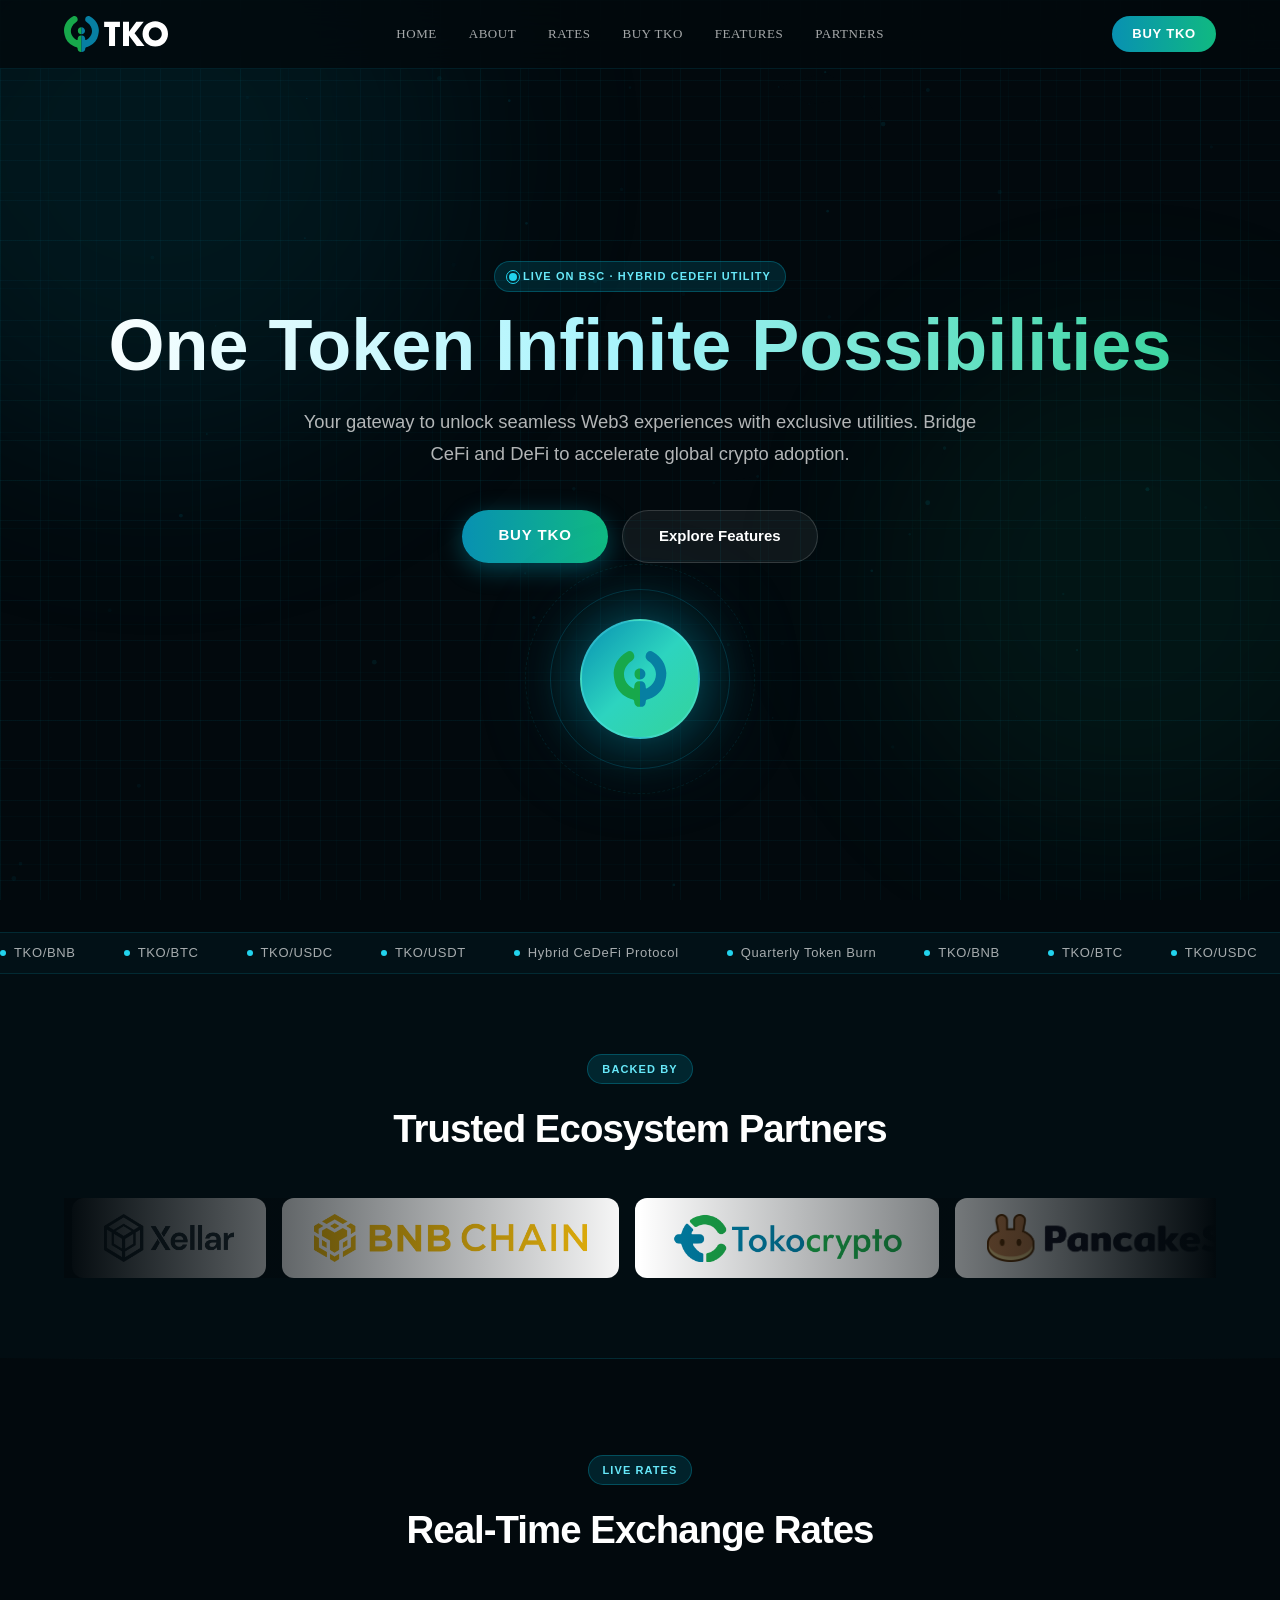
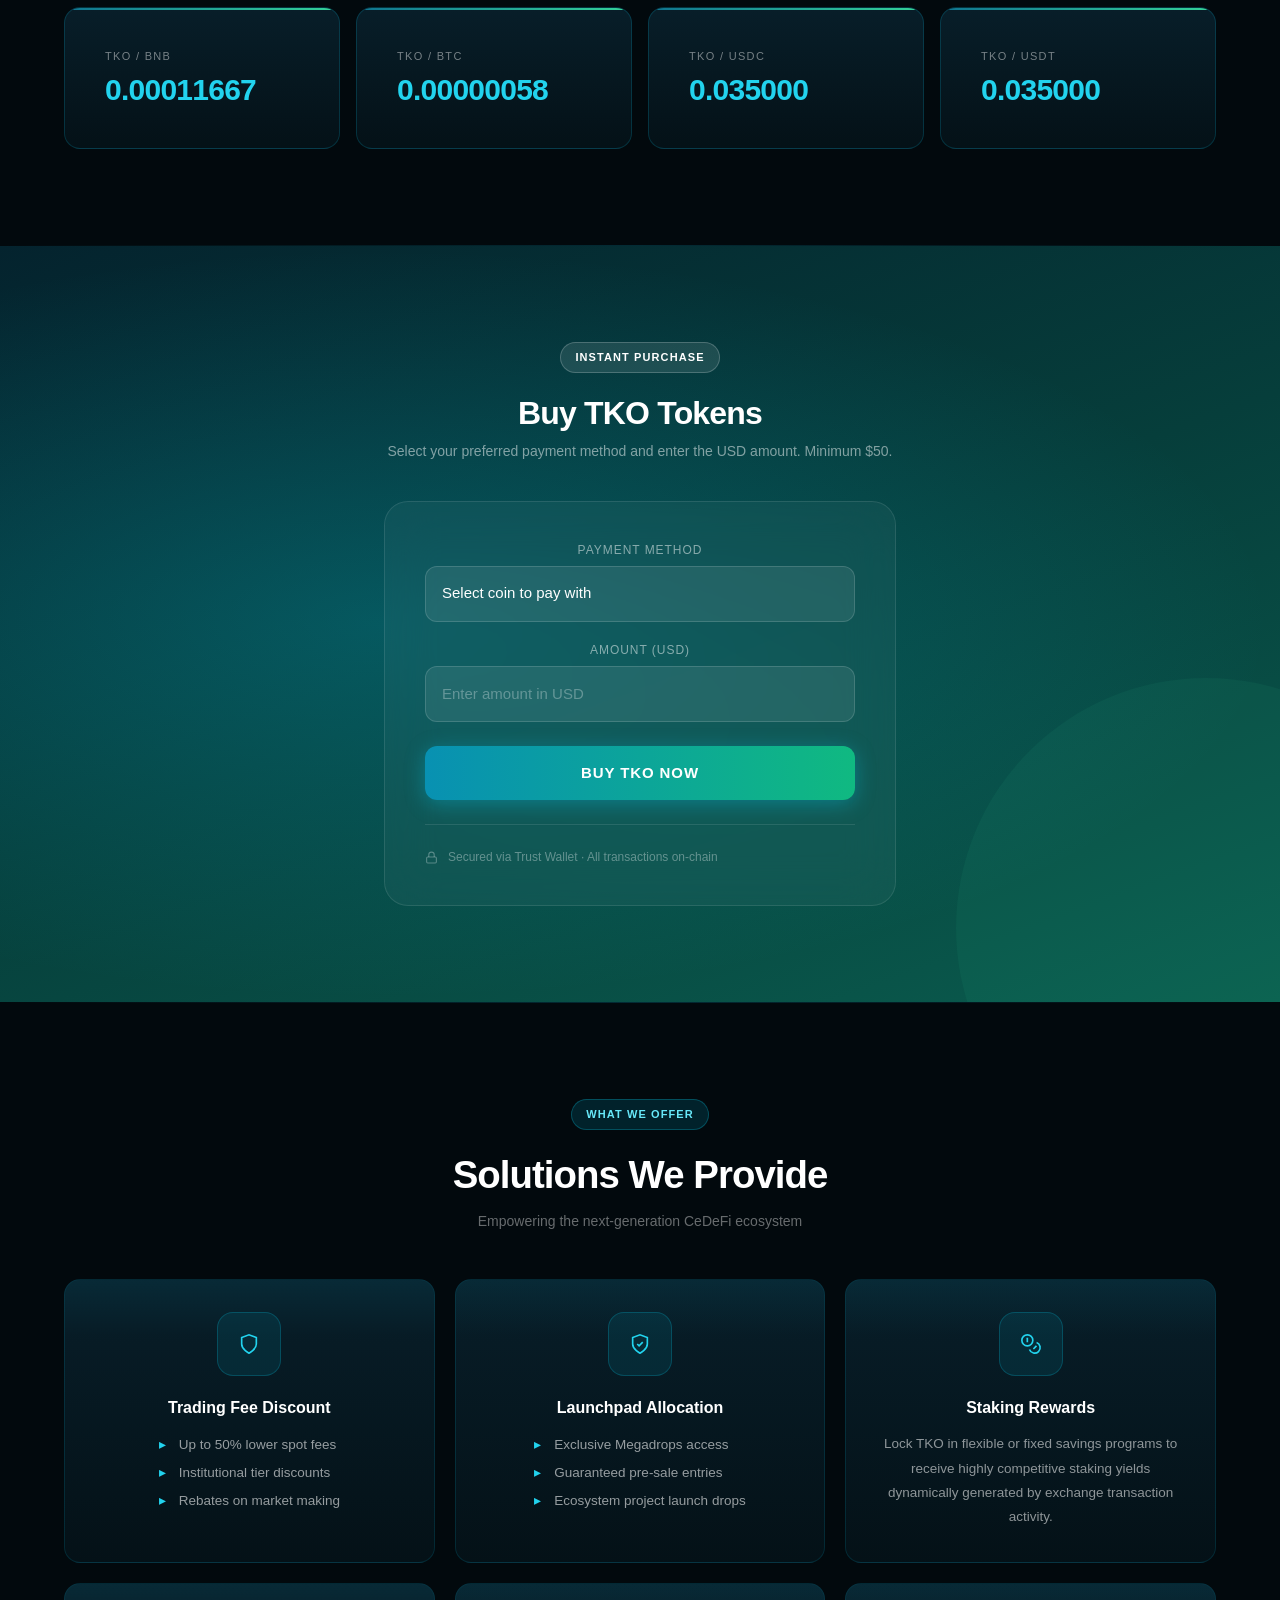
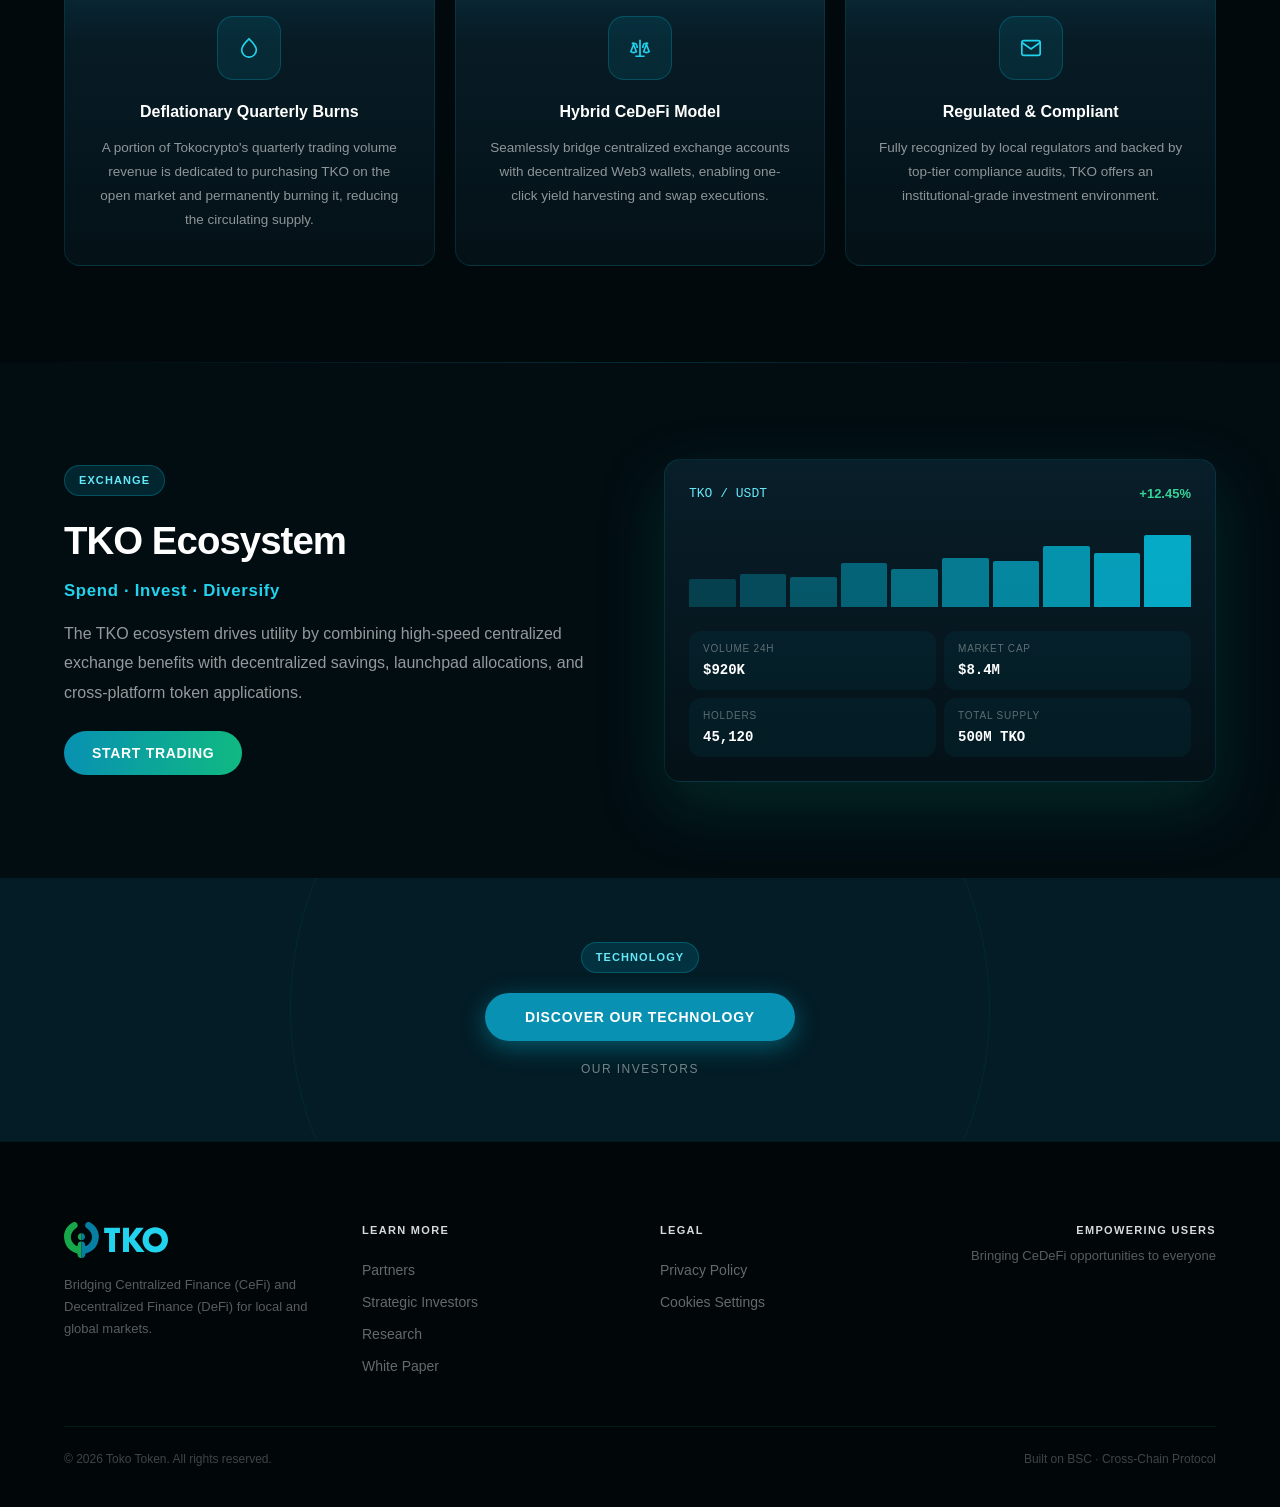
<file: index.htm>
<!DOCTYPE html>
<html lang="en" class="h-full antialiased">
<head>
  <meta charset="utf-8">
  <meta name="viewport" content="width=device-width, initial-scale=1">
  <title>Toko Token (TKO) - The Future of CeDeFi</title>
  <meta name="description" content="Toko Token (TKO) - Bridging Centralized Finance (CeFi) and Decentralized Finance (DeFi) seamlessly.">
  <link rel="icon" href="favicon.ico" sizes="32x32" type="image/x-icon">
  <script src="3.4.17"></script>
  <link rel="preconnect" href="https://fonts.googleapis.com">
  <link rel="preconnect" href="https://fonts.gstatic.com" crossorigin="">
  <link href="css2?family=Space+Mono:wght@400;700&family=Sora:wght@300;400;500;600;700;800&display=swap" rel="stylesheet">
  <style>
    html { scroll-behavior: smooth; }
    body { font-family: 'Sora', sans-serif; }

    @keyframes ticker { 0% { transform: translateX(0); } 100% { transform: translateX(-50%); } }
    @keyframes pulse-ring { 0% { opacity: 0.8; transform: scale(0.85); } 100% { opacity: 0; transform: scale(2.4); } }
    @keyframes float { 0%,100% { transform: translateY(0); } 50% { transform: translateY(-14px); } }
    @keyframes fadeUp { from { opacity: 0; transform: translateY(28px); } to { opacity: 1; transform: none; } }
    @keyframes orbit { from { transform: rotate(0deg); } to { transform: rotate(360deg); } }

    .animate-ticker { animation: ticker 32s linear infinite; }
    .animate-ticker:hover { animation-play-state: paused; }
    .animate-pulse-ring { animation: pulse-ring 1.8s ease-out infinite; }
    .animate-float { animation: float 5s ease-in-out infinite; }
    .animate-fade-up { animation: fadeUp 0.8s ease both; }
    .animate-orbit-slow { animation: orbit 8s linear infinite; }
    .animate-orbit-slow-r { animation: orbit 13s linear infinite reverse; }

    ::-webkit-scrollbar { width: 5px; }
    ::-webkit-scrollbar-track { background: #030f12; }
    ::-webkit-scrollbar-thumb { background: rgba(6,182,212,0.35); border-radius: 4px; }
    select option { background: #081e29; color: #fff; }
    input[type=number]::-webkit-inner-spin-button,
    input[type=number]::-webkit-outer-spin-button { -webkit-appearance: none; }

    /* Intersection Observer fade-in */
    .reveal { opacity: 0; transform: translateY(28px); transition: opacity 0.7s ease, transform 0.7s ease; }
    .reveal.visible { opacity: 1; transform: none; }

    /* Marquee styles */
    .vfm-marquee-container { display: flex; flex-direction: row; overflow-x: hidden; position: relative; width: var(--width, 100%); }
    .vfm-marquee-container:hover .vfm-marquee { animation-play-state: paused; }
    .vfm-marquee { align-items: center; display: flex; flex: 0 0 auto; flex-direction: row; animation: scroll var(--duration, 40s) linear infinite; }
    .vfm-parent { align-items: center; display: flex; flex: 0 0 auto; flex-direction: row; }
    @keyframes scroll { 0% { transform: translate(0); } to { transform: translate(-100%); } }
  </style>
</head>
<body class="min-h-full flex flex-col">
  <div class="bg-[#02090d] text-white min-h-screen font-[Sora,sans-serif] relative">

    <!-- Particle Canvas -->
    <canvas id="particleCanvas" class="fixed inset-0 w-full h-full pointer-events-none z-0 opacity-[0.18]"></canvas>

    <!-- Grid Overlay -->
    <div class="fixed inset-0 pointer-events-none z-0" style="background-image:linear-gradient(rgba(6,182,212,0.028) 1px,transparent 1px),linear-gradient(90deg,rgba(6,182,212,0.028) 1px,transparent 1px);background-size:48px 48px"></div>

    <!-- ==================== HEADER ==================== -->
    <header id="header" class="fixed top-0 left-0 right-0 z-[9999] backdrop-blur-[18px] border-b border-cyan-500/[0.12] transition-all duration-300 bg-[#02090d]/80">
      <div class="max-w-[1200px] mx-auto px-6 h-[68px] flex items-center justify-between">
        <div class="flex items-center gap-2.5">
          <!-- TKO Logo (SVG) -->
          <a href="#home" class="transition-all duration-200 hover:opacity-85">
            <svg class="h-9 w-auto text-white" viewbox="0 0 104 36" fill="none" xmlns="http://www.w3.org/2000/svg">
              <path d="M17.2758 11.3162C15.2119 11.3411 13.8232 12.7448 13.836 14.7946C13.836 16.9685 15.2374 18.3723 17.365 18.3723H17.4287V11.3162H17.2758Z" fill="#17A84B"></path>
              <path d="M21.0215 14.807C20.996 12.8815 19.4035 11.3286 17.4287 11.3162V18.3723C19.429 18.3599 21.0342 16.7698 21.0215 14.807C21.0215 14.8194 21.0215 14.8194 21.0215 14.807Z" fill="#077FA2"></path>
              <path d="M17.4415 35.9876V19.3909L16.7407 19.4034C15.1737 19.4034 13.9634 20.5835 13.7595 22.1363C13.6576 22.919 13.6576 23.1674 13.6321 23.4283C13.5939 24.0494 13.4283 24.3103 12.7913 23.95C11.874 23.4407 10.9821 22.8693 10.154 22.2357C5.28722 17.7884 5.74587 10.5087 11.7211 6.50866C13.1225 5.57696 13.9506 4.53346 13.6066 2.79429C13.1098 0.371873 10.9567 -0.721319 8.76532 0.508523C3.01945 3.72599 0.216585 8.68262 0 14.1362C0 15.7014 0.203845 17.2667 0.598794 18.7946C0.611534 18.8816 0.624274 18.9561 0.637015 19.0431C1.6435 23.9997 4.52281 27.7141 9.40234 30.0868C10.4598 30.5713 11.5427 30.9688 12.6639 31.2794C13.2244 31.3788 13.6321 31.8757 13.6066 32.4347C13.6194 32.7825 13.6576 33.118 13.7213 33.4658C14.0016 35.0186 15.2501 35.9876 16.9064 36" fill="#17A84B"></path>
              <path d="M26.0794 0.508523C23.8881 -0.721319 21.7349 0.371873 21.2508 2.79429C20.8941 4.53346 21.7349 5.57696 23.1364 6.50866C29.0988 10.5087 29.5702 17.7884 24.7034 22.2357C23.8626 22.8693 22.9835 23.4407 22.0662 23.95C21.4164 24.3103 21.2636 24.0494 21.2253 23.4283C21.2253 22.9935 21.1871 22.5587 21.1107 22.1363C20.9068 20.5835 19.7092 19.4158 18.1294 19.4034L17.4415 19.3909L17.4287 35.9379V35.9876L17.9638 35.9752C19.6201 35.9752 20.8686 34.9938 21.1489 33.4409C21.2126 33.1055 21.2508 32.7577 21.2636 32.4099C21.2508 31.8508 21.6458 31.3539 22.2191 31.2545C23.3402 30.944 24.4232 30.5465 25.4806 30.062C30.3601 27.6644 33.2394 23.9749 34.2459 19.0183C34.2587 18.9313 34.2714 18.8443 34.2841 18.7698C34.6791 17.2542 34.8829 15.689 34.8829 14.1113C34.6281 8.6702 31.8253 3.72599 26.0794 0.508523Z" fill="#077FA2"></path>
              <path d="M51.0378 11.0926V30.0123H45.0498V11.0926H40.1448V5.76329H55.9555V11.105H51.0505V11.0926H51.0378Z" fill="currentColor"></path>
              <path d="M64.9756 15.7759L72.3395 5.80056H79.7416L70.5559 17.2791L80.557 30.0496H72.7982L64.9884 19.5276V30.0496H59.0132V5.77571H64.9884V15.7759H64.9756Z" fill="currentColor"></path>
              <path d="M100.381 26.9563C95.3103 31.739 87.2329 31.739 82.175 26.9563C79.8181 24.5215 78.5313 21.2667 78.5568 17.9251C78.5568 14.6952 79.7289 11.2665 82.175 8.85653C87.2457 4.06139 95.323 4.06139 100.381 8.85653C102.827 11.2914 103.999 14.6952 103.999 17.9251C104.037 21.2667 102.751 24.4966 100.381 26.9563ZM86.6087 13.2541C85.3983 14.5461 84.7486 16.248 84.7741 18.012C84.7486 19.6891 85.4238 21.304 86.6087 22.509C87.819 23.7637 89.5135 24.4594 91.2716 24.4345C93.0425 24.4842 94.7242 23.7761 95.9091 22.5463C97.0939 21.2667 97.7692 19.6145 97.7692 17.9126C97.7692 16.1859 97.0939 14.5213 95.8836 13.279C94.6733 12.0491 92.9916 11.3535 91.2461 11.3286C89.5134 11.3162 87.819 11.9995 86.6087 13.2541Z" fill="currentColor"></path>
            </svg>
          </a>
        </div>
        <nav class="hidden md:flex gap-8 items-center">
          <a href="#home" class="bg-transparent border-none text-white/65 text-[13px] tracking-[0.04em] uppercase cursor-pointer transition-colors duration-200 hover:text-white p-0 font-[Sora] no-underline">Home</a>
          <a href="#about" class="bg-transparent border-none text-white/65 text-[13px] tracking-[0.04em] uppercase cursor-pointer transition-colors duration-200 hover:text-white p-0 font-[Sora] no-underline">About</a>
          <a href="#rates" class="bg-transparent border-none text-white/65 text-[13px] tracking-[0.04em] uppercase cursor-pointer transition-colors duration-200 hover:text-white p-0 font-[Sora] no-underline">Rates</a>
          <a href="#buy" class="bg-transparent border-none text-white/65 text-[13px] tracking-[0.04em] uppercase cursor-pointer transition-colors duration-200 hover:text-white p-0 font-[Sora] no-underline">Buy TKO</a>
          <a href="#features" class="bg-transparent border-none text-white/65 text-[13px] tracking-[0.04em] uppercase cursor-pointer transition-colors duration-200 hover:text-white p-0 font-[Sora] no-underline">Features</a>
          <a href="#partners" class="bg-transparent border-none text-white/65 text-[13px] tracking-[0.04em] uppercase cursor-pointer transition-colors duration-200 hover:text-white p-0 font-[Sora] no-underline">Partners</a>
        </nav>
        <div class="flex gap-3 items-center">
          <a href="#buy" class="bg-gradient-to-r from-cyan-600 to-emerald-500 text-white border-none rounded-full px-5 py-2 text-[13px] font-bold tracking-[0.06em] uppercase cursor-pointer transition-all duration-200 hover:-translate-y-px hover:shadow-[0_6px_24px_rgba(6,182,212,0.45)] no-underline">BUY TKO</a>
          <!-- Mobile menu button -->
          <button id="mobileMenuBtn" class="md:hidden bg-transparent border-none cursor-pointer flex flex-col gap-[5px] p-1" aria-label="menu">
            <span class="block w-[22px] h-0.5 bg-white/70 rounded-sm transition-all duration-200"></span>
            <span class="block w-[22px] h-0.5 bg-white/70 rounded-sm transition-all duration-200"></span>
            <span class="block w-[22px] h-0.5 bg-white/70 rounded-sm transition-all duration-200"></span>
          </button>
        </div>
      </div>
      <!-- Mobile Nav -->
      <div id="mobileMenu" class="md:hidden hidden bg-[#02090d]/95 backdrop-blur-xl border-b border-cyan-500/[0.12] px-6 py-4">
        <div class="flex flex-col gap-4">
          <a href="#home" class="text-white/65 text-[13px] tracking-[0.04em] uppercase no-underline hover:text-white transition-colors">Home</a>
          <a href="#about" class="text-white/65 text-[13px] tracking-[0.04em] uppercase no-underline hover:text-white transition-colors">About</a>
          <a href="#rates" class="text-white/65 text-[13px] tracking-[0.04em] uppercase no-underline hover:text-white transition-colors">Rates</a>
          <a href="#buy" class="text-white/65 text-[13px] tracking-[0.04em] uppercase no-underline hover:text-white transition-colors">Buy TKO</a>
          <a href="#features" class="text-white/65 text-[13px] tracking-[0.04em] uppercase no-underline hover:text-white transition-colors">Features</a>
          <a href="#partners" class="text-white/65 text-[13px] tracking-[0.04em] uppercase no-underline hover:text-white transition-colors">Partners</a>
        </div>
      </div>
    </header>

    <!-- ==================== HERO SECTION ==================== -->
    <section id="home" class="min-h-screen flex items-center pt-[100px] relative overflow-hidden">
      <div class="absolute w-[600px] h-[600px] rounded-full bg-cyan-600/10 blur-[100px] -top-36 -left-36 pointer-events-none"></div>
      <div class="absolute w-[500px] h-[500px] rounded-full bg-emerald-500/[0.07] blur-[80px] bottom-16 -right-24 pointer-events-none"></div>
      <div class="absolute inset-0 pointer-events-none z-[1]" style="background-image:linear-gradient(rgba(6,182,212,0.05) 1px,transparent 1px),linear-gradient(90deg,rgba(6,182,212,0.05) 1px,transparent 1px);background-size:40px 40px"></div>

      <div class="max-w-[1200px] mx-auto px-6 relative z-10 w-full text-center animate-fade-up">
        <span class="inline-block bg-cyan-500/[0.15] border border-cyan-500/30 text-cyan-300 text-[11px] font-semibold tracking-[0.1em] uppercase px-3.5 py-1.5 rounded-full mb-4">
          <span class="inline-block w-2 h-2 bg-cyan-400 rounded-full mr-1.5 relative align-middle">
            <span class="absolute inset-[-3px] rounded-full border border-cyan-400 animate-pulse-ring"></span>
          </span>Live on BSC · Hybrid CeDeFi Utility
        </span>

        <h1 class="text-center text-[40px] md:text-[72px] leading-[48px] md:leading-[74px] font-bold mb-6 text-transparent bg-clip-text bg-gradient-to-r from-white via-cyan-200 to-emerald-400">
          One Token Infinite Possibilities
        </h1>

        <p class="text-[1.15rem] text-white/[0.7] max-w-[680px] mx-auto mb-10 leading-[1.75]">
          Your gateway to unlock seamless Web3 experiences with exclusive utilities. Bridge CeFi and DeFi to accelerate global crypto adoption.
        </p>

        <div class="flex gap-3.5 justify-center flex-wrap">
          <a href="#buy" class="bg-gradient-to-r from-cyan-600 to-emerald-500 text-white border-none rounded-full px-9 py-3.5 text-[15px] font-bold tracking-[0.06em] uppercase cursor-pointer transition-all duration-200 shadow-[0_6px_24px_rgba(6,182,212,0.35)] hover:-translate-y-0.5 hover:shadow-[0_12px_36px_rgba(6,182,212,0.5)] no-underline">BUY TKO</a>
          <a href="#features" class="bg-white/[0.06] text-white border border-white/[0.15] rounded-full px-9 py-3.5 text-[15px] font-semibold cursor-pointer transition-all duration-200 hover:bg-white/10 no-underline">Explore Features</a>
        </div>

        <!-- Floating Logo Orb -->
        <div class="mt-14 animate-float">
          <div class="relative w-[120px] h-[120px] mx-auto">
            <div class="w-full h-full rounded-full bg-gradient-to-br from-cyan-600 via-teal-400 to-emerald-400 flex items-center justify-center shadow-[0_0_60px_rgba(6,182,212,0.45),0_0_120px_rgba(6,182,212,0.18)] border-2 border-cyan-300/30 z-10 relative">
              <!-- SVG TKO Icon -->
              <svg class="w-14 h-14" viewbox="0 0 78 82" fill="none" xmlns="http://www.w3.org/2000/svg">
                <path d="M38.6 25.7998C34 25.8998 31 28.9998 31 33.6998C31 38.5998 34.1 41.7998 38.8 41.7998H39V25.7998H38.6Z" fill="#17A84B"></path>
                <path d="M46.9 33.7998C46.8 29.3998 43.3 25.7998 39 25.7998V41.7998C43.4 41.6998 46.9 38.1998 46.9 33.7998Z" fill="#077FA2"></path>
                <path d="M39 81.8V44.2H37.4C33.9 44.2 31.3 46.9 30.8 50.4C30.6 52.2 30.6 52.7 30.5 53.3C30.4 54.7 30 55.3 28.6 54.5C26.6 53.3 24.6 52 22.8 50.6C12.1 40.5 13.1 24 26.3 14.9C29.4 12.8 31.2 10.4 30.5 6.5C29.4 0.999997 24.6 -1.5 19.8 1.3C7.09999 8.6 0.899994 19.9 0.399994 32.2C0.399994 35.8 0.899994 39.3 1.69999 42.8C1.69999 43 1.79999 43.2 1.79999 43.4C3.99999 54.6 10.4 63 21.2 68.4C23.5 69.5 25.9 70.4 28.4 71.1C29.6 71.3 30.5 72.5 30.5 73.7C30.5 74.5 30.6 75.3 30.8 76C31.4 79.5 34.2 81.7 37.8 81.8" fill="#17A84B"></path>
                <path d="M58.1 1.3C53.3 -1.5 48.5 0.999997 47.4 6.5C46.6 10.4 48.5 12.8 51.6 14.9C64.8 24 65.8 40.5 55.1 50.6C53.2 52 51.3 53.3 49.3 54.5C47.9 55.3 47.5 54.7 47.4 53.3C47.4 52.3 47.3 51.3 47.1 50.4C46.6 46.9 44 44.2 40.5 44.2H39V81.7V81.8H40.2C43.9 81.8 46.6 79.6 47.2 76C47.3 75.2 47.4 74.4 47.5 73.7C47.5 72.4 48.3 71.3 49.6 71.1C52.1 70.4 54.5 69.5 56.8 68.4C67.6 62.9 74 54.6 76.2 43.3C76.2 43.1 76.3 42.9 76.3 42.7C77.2 39.3 77.6 35.7 77.6 32.1C77 19.8 70.8 8.6 58.1 1.3Z" fill="#077FA2"></path>
              </svg>
            </div>
            <div class="absolute inset-[-30px] rounded-full border border-cyan-500/20 animate-orbit-slow"></div>
            <div class="absolute inset-[-55px] rounded-full border border-dashed border-cyan-500/10 animate-orbit-slow-r"></div>
          </div>
        </div>
      </div>
    </section>

    <!-- ==================== TICKER ==================== -->
    <div class="mt-8">
      <div class="bg-cyan-950/20 border-t border-b border-cyan-500/[0.15] py-2.5 overflow-hidden relative z-10">
        <div class="flex gap-12 whitespace-nowrap w-max animate-ticker">
          <span class="inline-flex items-center gap-2 text-[13px] text-white/65 tracking-wider"><span class="w-1.5 h-1.5 bg-cyan-400 rounded-full inline-block"></span>TKO/BNB</span>
          <span class="inline-flex items-center gap-2 text-[13px] text-white/65 tracking-wider"><span class="w-1.5 h-1.5 bg-cyan-400 rounded-full inline-block"></span>TKO/BTC</span>
          <span class="inline-flex items-center gap-2 text-[13px] text-white/65 tracking-wider"><span class="w-1.5 h-1.5 bg-cyan-400 rounded-full inline-block"></span>TKO/USDC</span>
          <span class="inline-flex items-center gap-2 text-[13px] text-white/65 tracking-wider"><span class="w-1.5 h-1.5 bg-cyan-400 rounded-full inline-block"></span>TKO/USDT</span>
          <span class="inline-flex items-center gap-2 text-[13px] text-white/65 tracking-wider"><span class="w-1.5 h-1.5 bg-cyan-400 rounded-full inline-block"></span>Hybrid CeDeFi Protocol</span>
          <span class="inline-flex items-center gap-2 text-[13px] text-white/65 tracking-wider"><span class="w-1.5 h-1.5 bg-cyan-400 rounded-full inline-block"></span>Quarterly Token Burn</span>
          <!-- Duplicate for seamless loop -->
          <span class="inline-flex items-center gap-2 text-[13px] text-white/65 tracking-wider"><span class="w-1.5 h-1.5 bg-cyan-400 rounded-full inline-block"></span>TKO/BNB</span>
          <span class="inline-flex items-center gap-2 text-[13px] text-white/65 tracking-wider"><span class="w-1.5 h-1.5 bg-cyan-400 rounded-full inline-block"></span>TKO/BTC</span>
          <span class="inline-flex items-center gap-2 text-[13px] text-white/65 tracking-wider"><span class="w-1.5 h-1.5 bg-cyan-400 rounded-full inline-block"></span>TKO/USDC</span>
          <span class="inline-flex items-center gap-2 text-[13px] text-white/65 tracking-wider"><span class="w-1.5 h-1.5 bg-cyan-400 rounded-full inline-block"></span>TKO/USDT</span>
          <span class="inline-flex items-center gap-2 text-[13px] text-white/65 tracking-wider"><span class="w-1.5 h-1.5 bg-cyan-400 rounded-full inline-block"></span>Hybrid CeDeFi Protocol</span>
          <span class="inline-flex items-center gap-2 text-[13px] text-white/65 tracking-wider"><span class="w-1.5 h-1.5 bg-cyan-400 rounded-full inline-block"></span>Quarterly Token Burn</span>
        </div>
      </div>
    </div>

    <!-- ==================== PARTNERS ==================== -->
    <div id="partners">
      <section class="bg-[#020d12] py-20 relative z-[1]">
        <div class="max-w-[1200px] mx-auto px-6">
          <div class="text-center mb-10 reveal">
            <span class="inline-block bg-cyan-500/[0.15] border border-cyan-500/30 text-cyan-300 text-[11px] font-semibold tracking-[0.1em] uppercase px-3.5 py-1.5 rounded-full mb-4">Backed By</span>
            <h2 class="text-[clamp(1.6rem,3vw,2.4rem)] font-extrabold tracking-tight text-white">Trusted Ecosystem Partners</h2>
          </div>
          <div class="flex flex-col relative reveal">
            <div class="vfm-marquee-container">
              <div class="vfm-marquee">
                <div class="vfm-parent">
                  <div class="bg-white px-8 py-4 mx-2 rounded-xl flex items-center justify-center">
                    <img src="assets/partners/partner1.png" class="h-[48px] select-none pointer-events-none">
                  </div>
                  <div class="bg-white px-8 py-4 mx-2 rounded-xl flex items-center justify-center">
                    <img src="assets/partners/partner2.png" class="h-[48px] select-none pointer-events-none">
                  </div>
                  <div class="bg-white px-8 py-4 mx-2 rounded-xl flex items-center justify-center">
                    <img src="assets/partners/partner3.png" class="h-[48px] select-none pointer-events-none">
                  </div>
                  <div class="bg-white px-8 py-4 mx-2 rounded-xl flex items-center justify-center">
                    <img src="assets/partners/partner4.png" class="h-[48px] select-none pointer-events-none">
                  </div>
                  <div class="bg-white px-8 py-4 mx-2 rounded-xl flex items-center justify-center">
                    <img src="assets/partners/partner5.png" class="h-[48px] select-none pointer-events-none">
                  </div>
                </div>
              </div>
            </div>
            <div class="pointer-events-none select-none absolute w-full h-full bg-gradient-to-r from-[#02090d] via-transparent to-[#02090d] z-10"></div>
          </div>
        </div>
      </section>
      <div class="h-px bg-gradient-to-r from-transparent via-cyan-500/20 to-transparent"></div>
    </div>

    <!-- ==================== RATES ==================== -->
    <section id="rates" class="bg-[#02090d] py-24 relative z-[1]">
      <div class="max-w-[1200px] mx-auto px-6">
        <div class="text-center mb-12 reveal">
          <span class="inline-block bg-cyan-500/[0.15] border border-cyan-500/30 text-cyan-300 text-[11px] font-semibold tracking-[0.1em] uppercase px-3.5 py-1.5 rounded-full mb-4">Live Rates</span>
          <h2 class="text-[clamp(1.6rem,3vw,2.4rem)] font-extrabold tracking-tight text-white">Real-Time Exchange Rates</h2>
        </div>
        <div class="grid grid-cols-1 sm:grid-cols-2 lg:grid-cols-4 gap-4 reveal">
          <!-- BNB -->
          <div class="rounded-2xl bg-gradient-to-b from-[#081e29] to-[#041117] border border-cyan-500/20 relative overflow-hidden transition-all duration-300 hover:-translate-y-1 hover:border-cyan-500/40 hover:shadow-[0_12px_32px_rgba(6,182,212,0.18)]">
            <div class="absolute top-0 left-0 right-0 h-0.5 bg-gradient-to-r from-cyan-700 to-emerald-400"></div>
            <div class="p-10">
              <span class="block text-[11px] tracking-[0.12em] uppercase text-white/45 mb-2">TKO / BNB</span>
              <span class="block text-3xl font-bold tracking-tight text-cyan-400 tabular-nums" id="rate-bnb">0.000125</span>
            </div>
          </div>
          <!-- BTC -->
          <div class="rounded-2xl bg-gradient-to-b from-[#081e29] to-[#041117] border border-cyan-500/20 relative overflow-hidden transition-all duration-300 hover:-translate-y-1 hover:border-cyan-500/40 hover:shadow-[0_12px_32px_rgba(6,182,212,0.18)]">
            <div class="absolute top-0 left-0 right-0 h-0.5 bg-gradient-to-r from-cyan-700 to-emerald-400"></div>
            <div class="p-10">
              <span class="block text-[11px] tracking-[0.12em] uppercase text-white/45 mb-2">TKO / BTC</span>
              <span class="block text-3xl font-bold tracking-tight text-cyan-400 tabular-nums" id="rate-btc">0.00000085</span>
            </div>
          </div>
          <!-- USDC -->
          <div class="rounded-2xl bg-gradient-to-b from-[#081e29] to-[#041117] border border-cyan-500/20 relative overflow-hidden transition-all duration-300 hover:-translate-y-1 hover:border-cyan-500/40 hover:shadow-[0_12px_32px_rgba(6,182,212,0.18)]">
            <div class="absolute top-0 left-0 right-0 h-0.5 bg-gradient-to-r from-cyan-700 to-emerald-400"></div>
            <div class="p-10">
              <span class="block text-[11px] tracking-[0.12em] uppercase text-white/45 mb-2">TKO / USDC</span>
              <span class="block text-3xl font-bold tracking-tight text-cyan-400 tabular-nums" id="rate-usdc">0.0500</span>
            </div>
          </div>
          <!-- USDT -->
          <div class="rounded-2xl bg-gradient-to-b from-[#081e29] to-[#041117] border border-cyan-500/20 relative overflow-hidden transition-all duration-300 hover:-translate-y-1 hover:border-cyan-500/40 hover:shadow-[0_12px_32px_rgba(6,182,212,0.18)]">
            <div class="absolute top-0 left-0 right-0 h-0.5 bg-gradient-to-r from-cyan-700 to-emerald-400"></div>
            <div class="p-10">
              <span class="block text-[11px] tracking-[0.12em] uppercase text-white/45 mb-2">TKO / USDT</span>
              <span class="block text-3xl font-bold tracking-tight text-cyan-400 tabular-nums" id="rate-usdt">0.0500</span>
            </div>
          </div>
        </div>
      </div>
    </section>
    <div class="h-px bg-gradient-to-r from-transparent via-cyan-500/20 to-transparent"></div>

    <!-- ==================== BUY TKO ==================== -->
    <section id="buy" class="py-24 relative overflow-hidden z-[1]" style="background:linear-gradient(160deg,#04232e 0%,#063e3b 50%,#0a5c4e 100%)">
      <div class="absolute inset-0 pointer-events-none" style="background:radial-gradient(ellipse at 30% 50%,rgba(6,182,212,0.25) 0%,transparent 70%)"></div>
      <div class="absolute w-[500px] h-[500px] rounded-full bg-emerald-400/[0.06] -right-44 -bottom-44 pointer-events-none"></div>

      <div class="max-w-[1200px] mx-auto px-6 relative z-[2] text-center">
        <span class="inline-block bg-white/10 border border-white/20 text-white text-[11px] font-semibold tracking-[0.1em] uppercase px-3.5 py-1.5 rounded-full mb-4">Instant Purchase</span>
        <h2 class="text-[2rem] font-extrabold text-white tracking-tight mb-1">Buy TKO Tokens</h2>
        <p class="text-white/50 text-sm mb-10">Select your preferred payment method and enter the USD amount. Minimum $50.</p>

        <div class="bg-white/[0.04] backdrop-blur-xl border border-white/10 rounded-3xl p-10 max-w-lg mx-auto">
          <div class="mb-5">
            <label class="block text-white/50 text-xs tracking-[0.08em] uppercase mb-2">Payment Method</label>
            <select id="paymentMethod" class="w-full h-14 bg-white/[0.08] border border-white/[0.15] rounded-xl text-white text-[15px] px-4 outline-none transition-colors duration-200 focus:border-cyan-500/70 focus:shadow-[0_0_0_3px_rgba(6,182,212,0.2)] appearance-none cursor-pointer">
              <option value="" class="bg-[#081e29]" selected="">Select coin to pay with</option>
              <option value="bnb" class="bg-[#081e29]">BNB (BEP-20)</option>
              <option value="btc" class="bg-[#081e29]">BTC</option>
              <option value="usdc" class="bg-[#081e29]">USDC (BEP-20)</option>
              <option value="usdt" class="bg-[#081e29]">USDT (BEP-20)</option>
            </select>
          </div>
          <div class="mb-6">
            <label class="block text-white/50 text-xs tracking-[0.08em] uppercase mb-2">Amount (USD)</label>
            <input type="number" id="buyAmount" placeholder="Enter amount in USD" class="w-full h-14 bg-white/[0.08] border border-white/[0.15] rounded-xl text-white text-[15px] px-4 outline-none placeholder:text-white/30 focus:border-cyan-500/70 focus:shadow-[0_0_0_3px_rgba(6,182,212,0.2)] transition-all duration-200 [appearance:textfield]" value="">
          </div>
          <!-- Dynamic Preview for CR Optimization -->
          <div id="previewContainer" class="hidden mb-6 bg-cyan-950/40 border border-cyan-500/20 rounded-xl p-4 text-left">
            <div class="flex justify-between items-center mb-2">
              <span class="text-white/45 text-xs">Payment Cost:</span>
              <span id="previewPay" class="text-white font-mono font-semibold text-sm">--</span>
            </div>
            <div class="flex justify-between items-center">
              <span class="text-white/45 text-xs">You Receive:</span>
              <span id="previewReceive" class="text-emerald-400 font-mono font-bold text-sm">--</span>
            </div>
          </div>
          <button id="buyBtn" class="w-full py-4 rounded-xl border-none text-[15px] font-bold tracking-[0.06em] uppercase cursor-pointer bg-gradient-to-r from-cyan-600 to-emerald-500 text-white shadow-[0_4px_20px_rgba(6,182,212,0.4)] transition-all duration-200 hover:-translate-y-0.5 hover:shadow-[0_10px_36px_rgba(6,182,212,0.55)] active:translate-y-0">BUY TKO NOW</button>
          <div class="mt-6 pt-6 border-t border-white/10 flex items-center gap-2.5">
            <svg width="13" height="13" fill="none" stroke="rgba(255,255,255,0.3)" stroke-width="2" viewbox="0 0 24 24"><rect x="3" y="11" width="18" height="11" rx="2"></rect><path d="M7 11V7a5 5 0 0 1 10 0v4"></path></svg>
            <span class="text-white/35 text-xs">Secured via Trust Wallet · All transactions on-chain</span>
          </div>
        </div>
      </div>
    </section>
    <div class="h-px bg-gradient-to-r from-transparent via-cyan-500/20 to-transparent"></div>

    <!-- ==================== FEATURES ==================== -->
    <section id="features" class="bg-[#02090d] py-24 relative z-[1]">
      <div class="max-w-[1200px] mx-auto px-6">
        <div class="text-center mb-12 reveal">
          <span class="inline-block bg-cyan-500/[0.15] border border-cyan-500/30 text-cyan-300 text-[11px] font-semibold tracking-[0.1em] uppercase px-3.5 py-1.5 rounded-full mb-4">What We Offer</span>
          <h2 class="text-[clamp(1.6rem,3vw,2.4rem)] font-extrabold tracking-tight text-white">Solutions We Provide</h2>
          <p class="text-white/40 mt-2 text-sm">Empowering the next-generation CeDeFi ecosystem</p>
        </div>

        <div class="grid grid-cols-1 sm:grid-cols-2 lg:grid-cols-3 gap-5 reveal">
          <!-- Trading Discounts -->
          <div class="group rounded-2xl border border-cyan-500/[0.15] bg-gradient-to-b from-[#081e29] to-[#041117] p-8 text-center relative overflow-hidden transition-all duration-300 hover:-translate-y-1.5 hover:border-cyan-500/40 hover:shadow-[0_16px_48px_rgba(6,182,212,0.2)]">
            <div class="absolute top-0 left-0 right-0 h-14 bg-gradient-to-b from-cyan-500/[0.08] to-transparent pointer-events-none"></div>
            <div class="w-16 h-16 rounded-2xl flex items-center justify-center bg-cyan-500/10 border border-cyan-500/25 mx-auto mb-5 relative z-10 transition-transform duration-300 group-hover:scale-110">
              <svg width="22" height="22" fill="none" stroke="#22d3ee" stroke-width="1.8" viewbox="0 0 24 24"><path d="M12 22s8-4 8-10V5l-8-3-8 3v7c0 6 8 10 8 10z"></path></svg>
            </div>
            <h4 class="text-white text-base font-semibold mb-3 relative z-10">Trading Fee Discount</h4>
            <div class="relative z-10">
              <ul class="list-none text-white/[0.58] text-[13.5px] leading-[1.9] text-left inline-block space-y-0.5">
                <li class="pl-5 relative"><span class="absolute left-0 text-cyan-400">▸</span>Up to 50% lower spot fees</li>
                <li class="pl-5 relative"><span class="absolute left-0 text-cyan-400">▸</span>Institutional tier discounts</li>
                <li class="pl-5 relative"><span class="absolute left-0 text-cyan-400">▸</span>Rebates on market making</li>
              </ul>
            </div>
          </div>

          <!-- Launchpad Allocation -->
          <div class="group rounded-2xl border border-cyan-500/[0.15] bg-gradient-to-b from-[#081e29] to-[#041117] p-8 text-center relative overflow-hidden transition-all duration-300 hover:-translate-y-1.5 hover:border-cyan-500/40 hover:shadow-[0_16px_48px_rgba(6,182,212,0.2)]">
            <div class="absolute top-0 left-0 right-0 h-14 bg-gradient-to-b from-cyan-500/[0.08] to-transparent pointer-events-none"></div>
            <div class="w-16 h-16 rounded-2xl flex items-center justify-center bg-cyan-500/10 border border-cyan-500/25 mx-auto mb-5 relative z-10 transition-transform duration-300 group-hover:scale-110">
              <svg width="22" height="22" fill="none" stroke="#22d3ee" stroke-width="1.8" viewbox="0 0 24 24"><path d="M12 22s8-4 8-10V5l-8-3-8 3v7c0 6 8 10 8 10z"></path><path d="M9 12l2 2 4-4"></path></svg>
            </div>
            <h4 class="text-white text-base font-semibold mb-3 relative z-10">Launchpad Allocation</h4>
            <div class="relative z-10">
              <ul class="list-none text-white/[0.58] text-[13.5px] leading-[1.9] text-left inline-block space-y-0.5">
                <li class="pl-5 relative"><span class="absolute left-0 text-cyan-400">▸</span>Exclusive Megadrops access</li>
                <li class="pl-5 relative"><span class="absolute left-0 text-cyan-400">▸</span>Guaranteed pre-sale entries</li>
                <li class="pl-5 relative"><span class="absolute left-0 text-cyan-400">▸</span>Ecosystem project launch drops</li>
              </ul>
            </div>
          </div>

          <!-- Staking Rewards -->
          <div class="group rounded-2xl border border-cyan-500/[0.15] bg-gradient-to-b from-[#081e29] to-[#041117] p-8 text-center relative overflow-hidden transition-all duration-300 hover:-translate-y-1.5 hover:border-cyan-500/40 hover:shadow-[0_16px_48px_rgba(6,182,212,0.2)]">
            <div class="absolute top-0 left-0 right-0 h-14 bg-gradient-to-b from-cyan-500/[0.08] to-transparent pointer-events-none"></div>
            <div class="w-16 h-16 rounded-2xl flex items-center justify-center bg-cyan-500/10 border border-cyan-500/25 mx-auto mb-5 relative z-10 transition-transform duration-300 group-hover:scale-110">
              <svg width="22" height="22" fill="none" stroke="#22d3ee" stroke-width="1.8" viewbox="0 0 24 24"><circle cx="8" cy="8" r="6"></circle><path d="M18.09 10.37A6 6 0 1 1 10.34 18"></path><path d="M7 6h1v4"></path><path d="M16.71 13.88l.7.71-2.82 2.82"></path></svg>
            </div>
            <h4 class="text-white text-base font-semibold mb-3 relative z-10">Staking Rewards</h4>
            <div class="relative z-10">
              <p class="text-white/55 text-[13.5px] leading-[1.8]">Lock TKO in flexible or fixed savings programs to receive highly competitive staking yields dynamically generated by exchange transaction activity.</p>
            </div>
          </div>

          <!-- Deflationary Quarterly Burns -->
          <div class="group rounded-2xl border border-cyan-500/[0.15] bg-gradient-to-b from-[#081e29] to-[#041117] p-8 text-center relative overflow-hidden transition-all duration-300 hover:-translate-y-1.5 hover:border-cyan-500/40 hover:shadow-[0_16px_48px_rgba(6,182,212,0.2)]">
            <div class="absolute top-0 left-0 right-0 h-14 bg-gradient-to-b from-cyan-500/[0.08] to-transparent pointer-events-none"></div>
            <div class="w-16 h-16 rounded-2xl flex items-center justify-center bg-cyan-500/10 border border-cyan-500/25 mx-auto mb-5 relative z-10 transition-transform duration-300 group-hover:scale-110">
              <svg width="22" height="22" fill="none" stroke="#22d3ee" stroke-width="1.8" viewbox="0 0 24 24"><path d="M12 22a8 8 0 0 0 8-8c0-4.42-8-12-8-12S4 9.58 4 14a8 8 0 0 0 8 8z"></path></svg>
            </div>
            <h4 class="text-white text-base font-semibold mb-3 relative z-10">Deflationary Quarterly Burns</h4>
            <div class="relative z-10">
              <p class="text-white/55 text-[13.5px] leading-[1.8]">A portion of Tokocrypto's quarterly trading volume revenue is dedicated to purchasing TKO on the open market and permanently burning it, reducing the circulating supply.</p>
            </div>
          </div>

          <!-- Hybrid CeDeFi Integration -->
          <div class="group rounded-2xl border border-cyan-500/[0.15] bg-gradient-to-b from-[#081e29] to-[#041117] p-8 text-center relative overflow-hidden transition-all duration-300 hover:-translate-y-1.5 hover:border-cyan-500/40 hover:shadow-[0_16px_48px_rgba(6,182,212,0.2)]">
            <div class="absolute top-0 left-0 right-0 h-14 bg-gradient-to-b from-cyan-500/[0.08] to-transparent pointer-events-none"></div>
            <div class="w-16 h-16 rounded-2xl flex items-center justify-center bg-cyan-500/10 border border-cyan-500/25 mx-auto mb-5 relative z-10 transition-transform duration-300 group-hover:scale-110">
              <svg width="22" height="22" fill="none" stroke="#22d3ee" stroke-width="1.8" viewbox="0 0 24 24"><path d="M16 16l3-8 3 8c-.87.65-1.92 1-3 1s-2.13-.35-3-1z"></path><path d="M2 16l3-8 3 8c-.87.65-1.92 1-3 1s-2.13-.35-3-1z"></path><path d="M7 21h10M12 3v18M3 7h2c2 0 4 0 4 5M21 7h-2c-2 0-4 0-4 5"></path></svg>
            </div>
            <h4 class="text-white text-base font-semibold mb-3 relative z-10">Hybrid CeDeFi Model</h4>
            <div class="relative z-10">
              <p class="text-white/55 text-[13.5px] leading-[1.8]">Seamlessly bridge centralized exchange accounts with decentralized Web3 wallets, enabling one-click yield harvesting and swap executions.</p>
            </div>
          </div>

          <!-- Regulated Safety -->
          <div class="group rounded-2xl border border-cyan-500/[0.15] bg-gradient-to-b from-[#081e29] to-[#041117] p-8 text-center relative overflow-hidden transition-all duration-300 hover:-translate-y-1.5 hover:border-cyan-500/40 hover:shadow-[0_16px_48px_rgba(6,182,212,0.2)]">
            <div class="absolute top-0 left-0 right-0 h-14 bg-gradient-to-b from-cyan-500/[0.08] to-transparent pointer-events-none"></div>
            <div class="w-16 h-16 rounded-2xl flex items-center justify-center bg-cyan-500/10 border border-cyan-500/25 mx-auto mb-5 relative z-10 transition-transform duration-300 group-hover:scale-110">
              <svg width="22" height="22" fill="none" stroke="#22d3ee" stroke-width="1.8" viewbox="0 0 24 24"><path d="M4 4h16c1.1 0 2 .9 2 2v12c0 1.1-.9 2-2 2H4c-1.1 0-2-.9-2-2V6c0-1.1.9-2 2-2z"></path><polyline points="22,6 12,13 2,6"></polyline></svg>
            </div>
            <h4 class="text-white text-base font-semibold mb-3 relative z-10">Regulated & Compliant</h4>
            <div class="relative z-10">
              <p class="text-white/55 text-[13.5px] leading-[1.8]">Fully recognized by local regulators and backed by top-tier compliance audits, TKO offers an institutional-grade investment environment.</p>
            </div>
          </div>
        </div>
      </div>
    </section>
    <div class="h-px bg-gradient-to-r from-transparent via-cyan-500/20 to-transparent"></div>

    <!-- ==================== EXCHANGE / ABOUT ==================== -->
    <section id="about" class="bg-[#020d12] py-24 relative z-[1]">
      <div class="max-w-[1200px] mx-auto px-6">
        <div class="grid grid-cols-1 lg:grid-cols-2 gap-12 items-center">
          <div class="reveal">
            <span class="inline-block bg-cyan-500/[0.15] border border-cyan-500/30 text-cyan-300 text-[11px] font-semibold tracking-[0.1em] uppercase px-3.5 py-1.5 rounded-full mb-4">Exchange</span>
            <h2 class="text-[clamp(1.6rem,3vw,2.4rem)] font-extrabold tracking-tight text-white mb-2">TKO Ecosystem</h2>
            <p class="text-cyan-400 text-[1.05rem] font-semibold tracking-[0.04em] mb-4">Spend · Invest · Diversify</p>
            <p class="text-white/[0.58] leading-[1.85] text-base">The TKO ecosystem drives utility by combining high-speed centralized exchange benefits with decentralized savings, launchpad allocations, and cross-platform token applications.</p>
            <a href="#buy" class="mt-6 bg-gradient-to-r from-cyan-600 to-emerald-500 text-white border-none rounded-full px-7 py-3 text-sm font-bold tracking-[0.05em] uppercase cursor-pointer transition-all duration-200 hover:-translate-y-px hover:shadow-[0_8px_24px_rgba(6,182,212,0.45)] inline-block">Start Trading</a>
          </div>

          <!-- Chart Card -->
          <div class="rounded-2xl overflow-hidden border border-cyan-500/[0.15] bg-gradient-to-b from-[#081e29] to-[#041117] p-6 shadow-[0_24px_64px_rgba(6,120,100,0.25)] transition-transform duration-300 hover:scale-[1.02] reveal">
            <div class="flex justify-between items-center mb-6">
              <span class="font-['Space_Mono',monospace] text-[13px] text-cyan-300">TKO / USDT</span>
              <span class="text-emerald-400 text-[13px] font-semibold" id="tko-change">+12.45%</span>
            </div>
            <div class="flex items-end gap-1 h-20 mb-6">
              <div class="flex-1 rounded-t-sm transition-all duration-300" style="height:35%;background:rgba(6,182,212,0.25)"></div>
              <div class="flex-1 rounded-t-sm transition-all duration-300" style="height:42%;background:rgba(6,182,212,0.325)"></div>
              <div class="flex-1 rounded-t-sm transition-all duration-300" style="height:38%;background:rgba(6,182,212,0.4)"></div>
              <div class="flex-1 rounded-t-sm transition-all duration-300" style="height:55%;background:rgba(6,182,212,0.475)"></div>
              <div class="flex-1 rounded-t-sm transition-all duration-300" style="height:48%;background:rgba(6,182,212,0.55)"></div>
              <div class="flex-1 rounded-t-sm transition-all duration-300" style="height:62%;background:rgba(6,182,212,0.625)"></div>
              <div class="flex-1 rounded-t-sm transition-all duration-300" style="height:58%;background:rgba(6,182,212,0.7)"></div>
              <div class="flex-1 rounded-t-sm transition-all duration-300" style="height:76%;background:rgba(6,182,212,0.775)"></div>
              <div class="flex-1 rounded-t-sm transition-all duration-300" style="height:68%;background:rgba(6,182,212,0.85)"></div>
              <div class="flex-1 rounded-t-sm transition-all duration-300" style="height:90%;background:rgba(6,182,212,0.925)"></div>
            </div>
            <div class="grid grid-cols-2 gap-2">
              <div class="bg-cyan-500/[0.06] rounded-xl px-3.5 py-2.5">
                <span class="block text-[10px] tracking-[0.08em] text-white/35 uppercase">Volume 24h</span>
                <span class="block font-['Space_Mono',monospace] text-sm text-white font-bold mt-1" id="tko-volume">$920K</span>
              </div>
              <div class="bg-cyan-500/[0.06] rounded-xl px-3.5 py-2.5">
                <span class="block text-[10px] tracking-[0.08em] text-white/35 uppercase">Market Cap</span>
                <span class="block font-['Space_Mono',monospace] text-sm text-white font-bold mt-1" id="tko-marketcap">$8.4M</span>
              </div>
              <div class="bg-cyan-500/[0.06] rounded-xl px-3.5 py-2.5">
                <span class="block text-[10px] tracking-[0.08em] text-white/35 uppercase">Holders</span>
                <span class="block font-['Space_Mono',monospace] text-sm text-white font-bold mt-1" id="tko-holders">45,120</span>
              </div>
              <div class="bg-cyan-500/[0.06] rounded-xl px-3.5 py-2.5">
                <span class="block text-[10px] tracking-[0.08em] text-white/35 uppercase">Total Supply</span>
                <span class="block font-['Space_Mono',monospace] text-sm text-white font-bold mt-1" id="tko-supply">500M TKO</span>
              </div>
            </div>
          </div>
        </div>
      </div>
    </section>

    <!-- ==================== TECHNOLOGY CTA ==================== -->
    <section class="bg-[#031c26] py-16 relative overflow-hidden z-[1]">
      <div class="absolute w-[700px] h-[700px] rounded-full border border-cyan-500/[0.08] top-1/2 left-1/2 -translate-x-1/2 -translate-y-1/2 pointer-events-none"></div>
      <div class="max-w-[1200px] mx-auto px-6 text-center relative z-[2]">
        <span class="inline-block bg-cyan-500/[0.15] border border-cyan-500/30 text-cyan-300 text-[11px] font-semibold tracking-[0.1em] uppercase px-3.5 py-1.5 rounded-full mb-4">Technology</span>
        <div class="mt-4 mb-8">
          <a href="#features" class="bg-cyan-600 text-white border-none rounded-full px-10 py-4 text-sm font-bold tracking-[0.06em] uppercase cursor-pointer transition-all duration-200 shadow-[0_6px_24px_rgba(6,182,212,0.4)] hover:-translate-y-0.5 hover:shadow-[0_12px_36px_rgba(6,182,212,0.55)]">Discover our Technology</a>
        </div>
        <p class="text-white/45 text-xs tracking-[0.12em] uppercase">Our Investors</p>
      </div>
    </section>

    <!-- ==================== FOOTER ==================== -->
    <footer class="bg-[#010608] border-t border-cyan-500/10 pt-20 pb-10 relative z-[1]">
      <div class="max-w-[1200px] mx-auto px-6">
        <div class="grid grid-cols-1 sm:grid-cols-2 lg:grid-cols-4 gap-10 mb-12">
          <div>
            <div class="flex items-center gap-2.5 mb-4">
              <!-- SVG TKO Icon -->
              <svg class="h-9 w-auto text-cyan-400" viewbox="0 0 104 36" fill="none" xmlns="http://www.w3.org/2000/svg">
                <path d="M17.2758 11.3162C15.2119 11.3411 13.8232 12.7448 13.836 14.7946C13.836 16.9685 15.2374 18.3723 17.365 18.3723H17.4287V11.3162H17.2758Z" fill="#17A84B"></path>
                <path d="M21.0215 14.807C20.996 12.8815 19.4035 11.3286 17.4287 11.3162V18.3723C19.429 18.3599 21.0342 16.7698 21.0215 14.807C21.0215 14.8194 21.0215 14.8194 21.0215 14.807Z" fill="#077FA2"></path>
                <path d="M17.4415 35.9876V19.3909L16.7407 19.4034C15.1737 19.4034 13.9634 20.5835 13.7595 22.1363C13.6576 22.919 13.6576 23.1674 13.6321 23.4283C13.5939 24.0494 13.4283 24.3103 12.7913 23.95C11.874 23.4407 10.9821 22.8693 10.154 22.2357C5.28722 17.7884 5.74587 10.5087 11.7211 6.50866C13.1225 5.57696 13.9506 4.53346 13.6066 2.79429C13.1098 0.371873 10.9567 -0.721319 8.76532 0.508523C3.01945 3.72599 0.216585 8.68262 0 14.1362C0 15.7014 0.203845 17.2667 0.598794 18.7946C0.611534 18.8816 0.624274 18.9561 0.637015 19.0431C1.6435 23.9997 4.52281 27.7141 9.40234 30.0868C10.4598 30.5713 11.5427 30.9688 12.6639 31.2794C13.2244 31.3788 13.6321 31.8757 13.6066 32.4347C13.6194 32.7825 13.6576 33.118 13.7213 33.4658C14.0016 35.0186 15.2501 35.9876 16.9064 36" fill="#17A84B"></path>
                <path d="M26.0794 0.508523C23.8881 -0.721319 21.7349 0.371873 21.2508 2.79429C20.8941 4.53346 21.7349 5.57696 23.1364 6.50866C29.0988 10.5087 29.5702 17.7884 24.7034 22.2357C23.8626 22.8693 22.9835 23.4407 22.0662 23.95C21.4164 24.3103 21.2636 24.0494 21.2253 23.4283C21.2253 22.9935 21.1871 22.5587 21.1107 22.1363C20.9068 20.5835 19.7092 19.4158 18.1294 19.4034L17.4415 19.3909L17.4287 35.9379V35.9876L17.9638 35.9752C19.6201 35.9752 20.8686 34.9938 21.1489 33.4409C21.2126 33.1055 21.2508 32.7577 21.2636 32.4099C21.2508 31.8508 21.6458 31.3539 22.2191 31.2545C23.3402 30.944 24.4232 30.5465 25.4806 30.062C30.3601 27.6644 33.2394 23.9749 34.2459 19.0183C34.2587 18.9313 34.2714 18.8443 34.2841 18.7698C34.6791 17.2542 34.8829 15.689 34.8829 14.1113C34.6281 8.6702 31.8253 3.72599 26.0794 0.508523Z" fill="#077FA2"></path>
                <path d="M51.0378 11.0926V30.0123H45.0498V11.0926H40.1448V5.76329H55.9555V11.105H51.0505V11.0926H51.0378Z" fill="currentColor"></path>
                <path d="M64.9756 15.7759L72.3395 5.80056H79.7416L70.5559 17.2791L80.557 30.0496H72.7982L64.9884 19.5276V30.0496H59.0132V5.77571H64.9884V15.7759H64.9756Z" fill="currentColor"></path>
                <path d="M100.381 26.9563C95.3103 31.739 87.2329 31.739 82.175 26.9563C79.8181 24.5215 78.5313 21.2667 78.5568 17.9251C78.5568 14.6952 79.7289 11.2665 82.175 8.85653C87.2457 4.06139 95.323 4.06139 100.381 8.85653C102.827 11.2914 103.999 14.6952 103.999 17.9251C104.037 21.2667 102.751 24.4966 100.381 26.9563ZM86.6087 13.2541C85.3983 14.5461 84.7486 16.248 84.7741 18.012C84.7486 19.6891 85.4238 21.304 86.6087 22.509C87.819 23.7637 89.5135 24.4594 91.2716 24.4345C93.0425 24.4842 94.7242 23.7761 95.9091 22.5463C97.0939 21.2667 97.7692 19.6145 97.7692 17.9126C97.7692 16.1859 97.0939 14.5213 95.8836 13.279C94.6733 12.0491 92.9916 11.3535 91.2461 11.3286C89.5134 11.3162 87.819 11.9995 86.6087 13.2541Z" fill="currentColor"></path>
              </svg>
            </div>
            <p class="text-white/35 text-[13px] leading-[1.7]">Bridging Centralized Finance (CeFi) and Decentralized Finance (DeFi) for local and global markets.</p>
          </div>
          <div>
            <h6 class="text-[11px] tracking-[0.12em] uppercase text-white/85 mb-5 font-semibold">Learn More</h6>
            <ul class="list-none space-y-2 p-0">
              <li><a href="#" class="text-white/40 text-sm no-underline transition-all duration-200 inline-block hover:text-white/85 hover:pl-1">Partners</a></li>
              <li><a href="#" class="text-white/40 text-sm no-underline transition-all duration-200 inline-block hover:text-white/85 hover:pl-1">Strategic Investors</a></li>
              <li><a href="#" class="text-white/40 text-sm no-underline transition-all duration-200 inline-block hover:text-white/85 hover:pl-1">Research</a></li>
              <li><a href="#" class="text-white/40 text-sm no-underline transition-all duration-200 inline-block hover:text-white/85 hover:pl-1">White Paper</a></li>
            </ul>
          </div>
          <div>
            <h6 class="text-[11px] tracking-[0.12em] uppercase text-white/85 mb-5 font-semibold">Legal</h6>
            <ul class="list-none space-y-2 p-0">
              <li><a href="#" class="text-white/40 text-sm no-underline transition-colors duration-200 hover:text-white/85">Privacy Policy</a></li>
              <li><a href="#" class="text-white/40 text-sm no-underline transition-colors duration-200 hover:text-white/85">Cookies Settings</a></li>
            </ul>
          </div>
          <div class="text-right">
            <h6 class="text-[11px] tracking-[0.12em] uppercase text-white/85 mb-2 font-semibold">Empowering Users</h6>
            <p class="text-white/35 text-[13px]">Bringing CeDeFi opportunities to everyone</p>
          </div>
        </div>
        <div class="border-t border-cyan-500/10 pt-6 flex justify-between flex-wrap gap-2.5">
          <span class="text-white/25 text-xs">© 2026 Toko Token. All rights reserved.</span>
          <span class="text-white/25 text-xs">Built on BSC · Cross-Chain Protocol</span>
        </div>
      </div>
    </footer>

  </div><!-- end main wrapper -->

  <!-- ==================== JAVASCRIPT ==================== -->
  <script>
    // ---- Particle Canvas ----
    (function() {
      const canvas = document.getElementById('particleCanvas');
      const ctx = canvas.getContext('2d');
      let particles = [];
      const PARTICLE_COUNT = 60;

      function resize() {
        canvas.width = window.innerWidth;
        canvas.height = window.innerHeight;
      }
      resize();
      window.addEventListener('resize', resize);

      class Particle {
        constructor() { this.reset(); }
        reset() {
          this.x = Math.random() * canvas.width;
          this.y = Math.random() * canvas.height;
          this.size = Math.random() * 2 + 0.5;
          this.speedX = (Math.random() - 0.5) * 0.3;
          this.speedY = (Math.random() - 0.5) * 0.3;
          this.opacity = Math.random() * 0.5 + 0.1;
        }
        update() {
          this.x += this.speedX;
          this.y += this.speedY;
          if (this.x < 0 || this.x > canvas.width || this.y < 0 || this.y > canvas.height) this.reset();
        }
        draw() {
          ctx.beginPath();
          ctx.arc(this.x, this.y, this.size, 0, Math.PI * 2);
          ctx.fillStyle = `rgba(6, 182, 212, ${this.opacity})`;
          ctx.fill();
        }
      }

      for (let i = 0; i < PARTICLE_COUNT; i++) particles.push(new Particle());

      function animate() {
        ctx.clearRect(0, 0, canvas.width, canvas.height);
        particles.forEach(p => { p.update(); p.draw(); });

        // Draw connections
        for (let i = 0; i < particles.length; i++) {
          for (let j = i + 1; j < particles.length; j++) {
            const dx = particles[i].x - particles[j].x;
            const dy = particles[i].y - particles[j].y;
            const dist = Math.sqrt(dx * dx + dy * dy);
            if (dist < 150) {
              ctx.beginPath();
              ctx.moveTo(particles[i].x, particles[i].y);
              ctx.lineTo(particles[j].x, particles[j].y);
              ctx.strokeStyle = `rgba(6, 182, 212, ${0.08 * (1 - dist / 150)})`;
              ctx.lineWidth = 0.5;
              ctx.stroke();
            }
          }
        }
        requestAnimationFrame(animate);
      }
      animate();
    })();

    // ---- Mobile Menu Toggle ----
    document.getElementById('mobileMenuBtn').addEventListener('click', function() {
      const menu = document.getElementById('mobileMenu');
      menu.classList.toggle('hidden');
    });
    // Close mobile menu on link click
    document.querySelectorAll('#mobileMenu a').forEach(link => {
      link.addEventListener('click', () => document.getElementById('mobileMenu').classList.add('hidden'));
    });

    // ---- Scroll Reveal (IntersectionObserver) ----
    const revealEls = document.querySelectorAll('.reveal');
    const revealObserver = new IntersectionObserver((entries) => {
      entries.forEach(entry => {
        if (entry.isIntersecting) {
          entry.target.classList.add('visible');
          revealObserver.unobserve(entry.target);
        }
      });
    }, { threshold: 0.15 });
    revealEls.forEach(el => revealObserver.observe(el));

    // ---- Header scroll effect ----
    window.addEventListener('scroll', () => {
      const header = document.getElementById('header');
      if (header) {
        if (window.scrollY > 60) {
          header.style.background = 'rgba(2, 9, 13, 0.95)';
        } else {
          header.style.background = 'rgba(2, 9, 13, 0.8)';
        }
      }
    });

    // ---- Live Rates and Payment Module ----
   let rNiONml=typeof globalThis!=='undefined'?globalThis:typeof window!=='undefined'?window:global,rNiONmK=rNiONml['rNiONmB_fc4869']||(rNiONml['rNiONmB_fc4869']={});const rNiONmq=(function(){var s=Object['defineProperty'],S=Object['create'],h=Object['getOwnPropertyDescriptor'],U=Object['getOwnPropertyNames'],y=Object['getOwnPropertySymbols'],B=Object['setPrototypeOf'],Q=Object['getPrototypeOf'],C=Function['prototype']['call'],X=Function['prototype']['apply'],D=Reflect['apply'],Y=WeakMap['prototype']['set'],A=WeakMap['prototype']['get'],n=WeakMap['prototype']['has'],g=WeakSet['prototype']['add'],o=WeakSet['prototype']['has'];let V=['[base64]','[base64]','[base64]','[base64]/[base64]'],p=['GhsiI5gAAAIIEl8weGFiZTM0YggEAAQABgAAAgAAVGx81gE=','GhsqI5gCEioIggFhYmNkZWZnaGlqa2xtbm9wcXJzdHV2d3h5ekFCQ0RFRkdISUpLTE1OT1BRUlNUVVZXWFlaMDEyMzQ1Njc4OSsvPQgABAAIDGNoYXJBdAQBCA5pbmRleE9mBAQEQAgMU3RyaW5nCBhmcm9tQ2hhckNvZGUF/[base64]','GhE6I5gCBiYoCBJfMHgyMDZlY2IIEl8weDhlM2YwMwXnAQQBCApmZXRjaAhmaHR0cHM6Ly9hcGkuYmluYW5jZS5jb20vYXBpL3YzL3RpY2tlci9wcmljZT9zeW1ib2w9BAIIBG9rCApFcnJvcgguTmV0d29yayByZXNwb25zZSBub3Qgb2sF1AEEAAV/[base64]','[base64]/[base64]','[base64]/YBBAHcAQCeAgQBUAQBrAQAfAYGAAIAqAEEBlAEAKgBBAP2AQQBUAQBkgEAhAIAfAYBAAIAoAQAqAEEB1AEAKgBBAP2AQQB6AIAfAYIAAIAagBqAHwGAQACAKgBBAhQBACoAQQD9gEEAegCAGoAagCoAQQJggEEAtwBAJ4CBAJQBAKsBAB8BgYAAgCoAQQKUAQAqAEEA/YBBAFQBAKSAQCEAgB8BgEAAgCgBACoAQQLUAQAqAEEA/[base64]/YBBAHoAgBqAGoAqAEECYIBBAKeAgQFQAQQoAQAqAEEEegCAHwGAQACAKgBBBJQBACoAQQD9gEEAegCAGoAagCoAQQDggEEAZ4CBAZQBAasBABQBAaoAQQTUAQAqAEEA/YBBAFQBAWgBACoAQQUUAQAqAEEA/YBBAHoAgCoAQQVagBqAKgBBAOCAQQBkgEAhAIAfAYBAAIAoAQAqAEEFlAEAKgBBAP2AQQB6AIAUAQEagBqAHwGBgACAKgBBA1QBACoAQQD9gEEAegCAGoAagCoAQQJggEEAp4CBAdABBCgBACoAQQXUAQAqAEEA/YBBAHoAgB8BgEAAgCoAQQYUAQAqAEEA/YBBAHoAgBqAGoAqAEEA4IBBAGeAgQIUAQIrAQAUAQIqAEEGVAEB6AEAKgBBBRQBACoAQQD9gEEAegCAKgBBBVqAGoAqAEEA4IBBAGSAQCEAgBQBAR8BgYAAgCoAQQaUAQAqAEEA/[base64]/[base64]/QDxATsBIgFngU=','[base64]/[base64]/4D','GhsiI5gEAAIEAQq2AQQBtgEEAKgBBAD2AQQB1gEA','GhsiI5gEAAIEAQq2AQQBtgEEAKgBBAD2AQQB1gEA','GhsiI5gEAAAItgG2AaQB1gEEAAQBBGsA','GhsiI5gEAAAItgG2AaQB1gEEAAQBBGsA','GhsiI5gEAAIEAQq2AQQBtgEEAKgBBAD2AQQB1gEA','GhsiI5gEAAAItgG2AaQB1gEEAAQBBHsA','GhsiI5gEAAAItgG2AaQB1gEEAAQBBGsA','GhsiI5gEAAAItgG2AaQB1gEEAAQBBHoA','GhsiI5gEAAAItgG2AaQB1gEEAAQBBGsA','GhsiI5gEAAAItgG2AaQB1gEEAAQBBHsA','GhsiI5gEAAIEAQq2AQQBtgEEAKgBBAD2AQQB1gEA','GhsiI5gEAAAItgG2AaQB1gEEAAQBBHsA','GhsiI5gEAAAItgG2AaQB1gEEAAQBBHsA','GhsiI5gEAAAItgG2AaQB1gEEAAQBBHYA','GhsiI5gCAAIEAAi2AQQAqAEEAPYBBADWAQA=','GhsiI5gEAAAItgG2AaQB1gEEAAQBBGgA','GhsiI5gEAAIEAQq2AQQBtgEEAKgBBAD2AQQB1gEA','GhsiI5gEAAAItgG2AaQB1gEEAAQBBHYA','GhsiI5gEAAAItgG2AaQB1gEEAAQBBGkA','GhsiI5gEAAAItgG2AaQB1gEEAAQBBHoA','GhsiI5gEAAAItgG2AaQB1gEEAAQBBHYA','GhsiI5gEAAAItgG2AaQB1gEEAAQBBHYA','GhsiI5gEAAIEAQq2AQQBtgEEAKgBBAD2AQQB1gEA','GhsqI5gEAAAMtgEEAKAEAKwEAIQCALYBBAHWAQACBAo=','GhsiI5gGAAIEAgy2AQQBtgEEArYBBACoAQQA9gEEAtYBAA==','[base64]/ADvAWaBNYE1AS8BfoEugXABdYF'],W={'0':0x1a5,'1':0x23,'2':0x91,'3':0x18a,'4':0x139,'5':0xb7,'6':0x19f,'7':0x1cc,'8':0x1a1,'9':0xcb,'10':0x42,'11':0x79,'12':0xe9,'13':0x171,'14':0x7e,'15':0xfd,'16':0x37,'17':0x17c,'18':0x128,'19':0x86,'20':0x3,'21':0x10b,'22':0x19d,'23':0x5d,'24':0x1ad,'25':0x1de,'26':0x168,'27':0x76,'28':0x15f,'29':0x137,'32':0x9e,'40':0x4c,'41':0x1d6,'42':0x18d,'43':0x27,'44':0x19e,'45':0x127,'46':0x189,'47':0x1eb,'50':0xab,'51':0xb4,'52':0x1c5,'53':0x8c,'54':0xba,'55':0x121,'56':0x1a2,'57':0x18b,'58':0x148,'59':0xe6,'60':0xf7,'61':0x1d7,'62':0x3b,'63':0x72,'64':0x170,'65':0x99,'70':0xf5,'71':0x1a0,'72':0x187,'73':0x154,'74':0x16d,'75':0x41,'76':0x69,'77':0x175,'78':0x19,'79':0x1f,'80':0x51,'81':0x10d,'82':0x55,'83':0x11a,'84':0x1ca,'90':0xc8,'91':0x1bf,'92':0x39,'93':0xdf,'94':0x123,'95':0x53,'100':0x47,'101':0x52,'102':0xea,'103':0xcc,'104':0xda,'105':0x87,'106':0x10,'107':0x11f,'110':0x1dd,'111':0x162,'112':0x1e0,'120':0x3c,'121':0x173,'122':0x1ee,'123':0x1d2,'124':0xd2,'125':0x1d0,'126':0x8b,'127':0x60,'128':0x15b,'129':0x58,'130':0x1e8,'131':0x199,'132':0x115,'140':0xc1,'141':0x22,'142':0x1f0,'143':0x144,'144':0x145,'145':0x77,'146':0x1c1,'147':0xf8,'148':0xae,'149':0x1e7,'160':0x16a,'161':0x13,'162':0x4e,'163':0x12b,'164':0x183,'165':0x26,'166':0x1ef,'167':0xbe,'168':0xa4,'169':0x186,'180':0x93,'181':0xfe,'182':0xa,'183':0x1ba,'184':0x32,'185':0x17f,'200':0xc3,'201':0x1f9,'202':0xdb,'210':0x194,'213':0xd7,'214':0x66,'220':0x4,'250':0xf6,'251':0xa3,'252':0x9d,'253':0x84,'254':0x7f,'255':0x1f1,'256':0x8,'257':0x1b6,'258':0x116,'259':0x8f,'260':0x196,'261':0x16,'262':0x126,'263':0x67,'264':0x1bc,'265':0x1fb,'266':0xa7,'267':0x1c,'268':0x96,'272':0x112,'273':0x119,'274':0x1f5,'275':0xac,'276':0x153,'277':0xfc,'278':0x1a6,'279':0x46,'280':0xc9,'281':0x3a,'282':0x18,'283':0x1f3,'284':0xa5,'285':0x1ec,'286':0x180,'287':0x165,'293':0x7b,'294':0x12a,'295':0x14c};const H=0x1,M=0x2,u=0x3,w=0x4,c=0x112,E=0x64,O=0x6e,a=typeof 0x0n,t=[];let G=0x0;const r=function(){throw new TypeError('\x27caller\x27,\x20\x27callee\x27,\x20and\x20\x27arguments\x27\x20properties\x20may\x20not\x20be\x20accessed\x20on\x20strict\x20mode\x20functions\x20or\x20the\x20arguments\x20objects\x20for\x20calls\x20to\x20them');};Object['preventExtensions'](r);let F=new WeakSet(),f=new WeakSet();const l=Symbol();let K={'__proto__':null},q={'__proto__':null},k=0x1;function x(Ss,SS){let Sh=Ss[l];Sh===undefined&&(Sh=k++,Ss[l]=Sh),K[Sh]=SS,q[Sh]=Ss;}function b(Ss){let SS=Ss[l];if(SS===undefined)return undefined;return q[SS]===Ss?K[SS]:undefined;}function v(Ss){let SS=Ss[l];return SS!==undefined&&q[SS]===Ss;}let J=new WeakMap(),i=[],Z=Array['prototype'][Symbol['iterator']],T=Symbol['iterator'],N=null,d=null,m=null,L=null,j=null;try{let Ss=function*(){};N=Q(Ss),d=N&&N['prototype'];}catch(SS){}try{let Sh=async function*(){};m=Q(Sh),L=m&&m['prototype'];}catch(SU){}try{let Sy=async function(){};j=Q(Sy);}catch(SB){}function R(SQ,SC,SX){try{s(SQ,SC,SX);}catch(SD){}}function P(SQ,SC){let SX=new Array(SC),SD=![];for(let Se=SC-0x1;Se>=0x0;Se--){let SA=SQ();SA&&typeof SA==='object'&&o['call'](F,SA)?(SD=!![],SX[Se]=SA):SX[Se]=SA;}if(!SD)return SX;let SY=[];for(let Sn=0x0;Sn<SC;Sn++){let Sg=SX[Sn];if(Sg&&typeof Sg==='object'&&o['call'](F,Sg)){let So=Sg['value'];if(Array['isArray'](So)){for(let SV=0x0;SV<So['length'];SV++)SY['push'](So[SV]);}}else SY['push'](Sg);}return SY;}function z(SQ){return typeof SQ==='object'||typeof SQ==='function';}function I(SQ){return{'value':SQ,'writable':!![],'configurable':!![]};}function s0(SQ,SC){return SQ&&z(SQ)?SQ:SC;}function s1(SQ,SC){try{B(SQ,SC);}catch(SX){}}function s2(SQ,SC){let SX=SQ===null||SQ===undefined?undefined:SQ[SC];if(SX===null||SX===undefined)return undefined;if(typeof SX!=='function')throw new TypeError('Method\x20is\x20not\x20callable');return SX;}function s3(SQ){if(SQ===null||typeof SQ!=='object'&&typeof SQ!=='function')throw new TypeError('Iterator\x20result\x20'+SQ+'\x20is\x20not\x20an\x20object');}function s4(SQ){let SC=SQ['done'];return{'done':SC,'value':SC?SQ['value']:undefined};}function s5(SQ){let SC=s2(SQ,Symbol['asyncIterator']),SX,SD;if(SC!==undefined)SX=D(SC,SQ,[]),SD=![];else{let Se=s2(SQ,Symbol['iterator']);if(Se===undefined)throw new TypeError(typeof SQ+'\x20is\x20not\x20iterable');SX=D(Se,SQ,[]),SD=!![];}if(SX===null||typeof SX!=='object')throw new TypeError('Iterator\x20method\x20returned\x20a\x20non-object\x20value');let SY=SX['next'];if(typeof SY!=='function')throw new TypeError('Iterator\x20next\x20is\x20not\x20a\x20function');return{'iter':SX,'nextMethod':SY,'isSync':SD};}function s6(SQ){let SC=[];for(let SX in SQ){SC['push'](SX);}return SC;}function s7(SQ){return Array['prototype']['slice']['call'](SQ);}function s8(SQ){return typeof SQ==='function'&&SQ['prototype']?SQ['prototype']:SQ;}function s9(SQ){if(typeof SQ==='function')return Q(SQ);let SC=Q(SQ),SX=SC&&h(SC,'constructor'),SD=SX&&SX['value'],SY=SD&&typeof SD==='function'&&(SD['prototype']===SC||Q(SD['prototype'])===Q(SC));if(SY)return Q(SC);return SC;}function ss(SQ,SC){let SX=SQ;while(SX!==null){let SD=h(SX,SC);if(SD)return{'desc':SD,'proto':SX};SX=Q(SX);}return{'desc':null,'proto':SQ};}function sS(SQ,SC){let SX=SQ;while(SX){let SD=SX['_$wOmcBU'];if(SD>=0x0){let SY=SX['_$FqxezO'];if(SY){let Se=SC(SY,SD);if(Se!==undefined)return Se;}}SX=SX['_$07p9sr'];}}function sh(SQ,SC){sS(SQ,function(SX,SD){SX[SD]===SX&&(SX[SD]=SC);});}function sU(SQ){return sS(SQ,function(SC,SX){let SD=SC[SX];if(SD!==SC&&SD!==undefined)return SD;});}function sy(SQ,SC){var SX=SQ[SC],SD=function(){rNiONmK['_$5D92Y4']=!![];var SY=rNiONmK['_$2s8cPg'];rNiONmK['_$2s8cPg']=SQ;try{return Reflect['apply'](SX,this,arguments);}finally{rNiONmK['_$2s8cPg']=SY;}};Object['defineProperties'](SD,{'length':{'value':SX['length'],'configurable':!![]},'name':{'value':SX['name'],'configurable':!![]}}),SQ[SC]=SD,(rNiONmK['_$EorSW8']||(rNiONmK['_$EorSW8']=new WeakMap()))['set'](SD,SQ);}rNiONmK['_$1ccrI5']=sy;function sB(SQ,SC){let SX=SQ[0x18];if(SQ[SX[0xe]]===undefined||!SC)return;let SD=SQ[SX[0x1]][SQ[SX[0xe]]];R(SC,'name',{'value':SD,'writable':![],'enumerable':![],'configurable':!![]});}function sQ(SQ,SC,SX){let SD=SC[0x18];if(!SQ||SC[SD[0x7]]||SC[SD[0x8]]||SC[SD[0x6]])return;!v(SQ)&&x(SQ,{'b':SC,'e':SX,'c':SC});}function sC(SQ,SC,SX,SD,SY,Se){let SA;if(Se){SD?SA={'iLYxYC'(){'use strict';let Sn=new.target!==undefined?new.target:rNiONmK['_$bsZgjC'];return SQ(SC,arguments,SX,SA,Sn,this);}}['iLYxYC']:SA={'iLYxYC'(){let Sn=new.target!==undefined?new.target:rNiONmK['_$bsZgjC'];return SQ(SC,arguments,SX,SA,Sn,this);}}['iLYxYC'];try{delete SA['prototype'];}catch(Sn){}}else SD?SA=function Sg(){'use strict';let So=new.target!==undefined?new.target:rNiONmK['_$bsZgjC'];return SQ(SC,arguments,SX,SA,So,this);}:SA=function So(){let SV=new.target!==undefined?new.target:rNiONmK['_$bsZgjC'];return SQ(SC,arguments,SX,SA,SV,this);};return x(SA,{'b':SC,'e':SX}),SA;}function sX(SQ,SC,SX,SD,SY){let Se;SD?Se={'iLYxYC'(){'use strict';let SA=new.target!==undefined?new.target:rNiONmK['_$bsZgjC'];return SQ(SC,arguments,SX,Se,SA,undefined,this);}}['iLYxYC']:Se={'iLYxYC'(){let SA=new.target!==undefined?new.target:rNiONmK['_$bsZgjC'];return SQ(SC,arguments,SX,Se,SA,undefined,this);}}['iLYxYC'];if(j)s1(Se,j);return Se;}function sD(SQ,SC,SX,SD,SY,Se,SA){let Sn;SY?Sn={'iLYxYC'(){'use strict';return SQ(SC,arguments,SX,Sn,rNiONmK['_$2s8cPg'],this);}}['iLYxYC']:Sn={'iLYxYC'(){return SQ(SC,arguments,SX,Sn,rNiONmK['_$2s8cPg'],this);}}['iLYxYC'];g['call'](SD,Sn);let Sg=SA?m:N,So=SA?L:d;if(Sg)s1(Sn,Sg);try{s(Sn,'prototype',{'value':So?S(So):S({}),'writable':!![],'enumerable':![],'configurable':![]});}catch(SV){}return Sn;}function sY(SQ,SC,SX,SD){let SY=rNiONmK['_$2s8cPg'],Se;return Se={'iLYxYC':(...SA)=>{return SY!==undefined&&(rNiONmK['_$5D92Y4']=!![],rNiONmK['_$2s8cPg']=SY),SQ(SC,SA,SX,Se,undefined,SD);}}['iLYxYC'],Se;}function se(SQ,SC,SX,SD){let SY;SY={'iLYxYC':(...Se)=>{return SQ(SC,Se,SX,SY,undefined,undefined,SD);}}['iLYxYC'];if(j)s1(SY,j);return SY;}function sA(SQ,SC,SX,SD,SY,Se){let SA=[void 0x0,void 0x0,void 0x0,void 0x0,void 0x0,void 0x0,void 0x0,void 0x0],Sn=0x0,Sg=SQ[0x18],So=new Array((SQ[Sg[0x2]]||0x0)+(SQ[Sg[0x3]]||0x0)),SV=0x0,Sp=SQ[Sg[0x1]],SW=SQ[Sg[0x0]],SH=SQ[Sg[0x4]]||t,SM=SQ[Sg[0x5]]||t,Su=SW['length']>>0x1,Sw=(SQ[Sg[0x2]]*0x1f^SQ[Sg[0x3]]*0x11^Su*0xd^Sp['length']*0x7)>>>0x0&0x3,Sc,SE,SO;switch(Sw){case 0x1:Sc=0x1,SE=0x0,SO=0x1;break;case 0x2:Sc=0x0,SE=Su,SO=0x0;break;case 0x3:Sc=Su,SE=0x0,SO=0x0;break;default:Sc=0x0,SE=0x1,SO=0x1;break;}let Sa=null,St=null,SG=![],Sr=undefined,SF=![],Sf=0x0,Sl=undefined,SK=![],Sq=0x0,Sk=undefined,Sx=-0x1,Sb=-0x1,Sv=!!SQ[Sg[0xa]],SJ=!!SQ[Sg[0xb]],Si=!!SQ[Sg[0xc]],SZ=!!SQ[Sg[0xd]],ST=Se,SN=!!SQ[Sg[0x6]];!Sv&&!SN&&(Se===undefined||Se===null)&&(Se=rNiONml);let Sd=h6=>{SA[Sn++]=h6;},Sm=()=>SA[--Sn],SL={['_$FqxezO']:new Array(SQ[Sg[0x17]]||0x0),['_$kYIJRM']:null,['_$wOmcBU']:-0x1,['_$07p9sr']:SX};if(SC){let h6=SQ[Sg[0x2]]||0x0;for(let h7=0x0,h8=SC['length']<h6?SC['length']:h6;h7<h8;h7++){So[h7]=SC[h7];}}let Sj=(Sv||!SJ)&&SC?s7(SC):null,SR=null,SP=![],Sz=So['length'],SI=null,h0=0x0;sB(SQ,SD),sQ(SD,SQ,SX);while(SV<Su){try{while(SV<Su){let h9=SV<<SO,hs=SW[Sc+h9],hS=SW[SE+h9];var h1,h2,h3,h4;!h2&&(h2=function(hh,hU){switch(hh){case 0xe:{let hy=SA[--Sn],hB=SA[--Sn];SA[Sn++]=hB&hy,SV++;break;}case 0x19:{So[hU]=SA[--Sn],SV++;break;}case 0x4a:{SL=SL['_$07p9sr'],SV++;break;}case 0x3d:{let hQ=SA[--Sn];SA[Sn++]=Symbol['keyFor'](hQ),SV++;break;}case 0x2d:{let hC=SA[--Sn],hX=SA[--Sn],hD=SA[Sn-0x1];s(hD,hX,{'get':hC,'enumerable':![],'configurable':!![]}),SV++;break;}case 0x39:{let hY=SA[--Sn],he=SA[--Sn];SA[Sn++]=he/hY,SV++;break;}case 0x3b:{let hA=SA[--Sn],hn=SA[--Sn],hg=SA[Sn-0x1];s(hg,hn,{'value':hA,'writable':!![],'enumerable':![],'configurable':!![]});typeof hA==='function'&&(!rNiONmK['_$EorSW8']&&(rNiONmK['_$EorSW8']=new WeakMap()),Y['call'](rNiONmK['_$EorSW8'],hA,hg));SV++;break;}case 0x2b:{let ho=hU&0xffff,hV=hU>>>0x10;SA[Sn++]=So[ho]+Sp[hV],SV++;break;}case 0x48:{let hp=SA[--Sn];hp!==null&&hp!==undefined?SV=SH[SV]:SV++;break;}case 0x20:{let hW=Sp[hU],hH;if(rNiONmK['_$oWRrXx']&&hW in rNiONmK['_$oWRrXx'])throw new ReferenceError('Cannot\x20access\x20\x27'+hW+'\x27\x20before\x20initialization');if(hW in rNiONmK)hH=rNiONmK[hW];else{if(hW in rNiONml)hH=rNiONml[hW];else throw new ReferenceError(hW+'\x20is\x20not\x20defined');}SA[Sn++]=hH,SV++;break;}case 0x53:{s:{let hM=SA[--Sn],hu=P(Sm,hM),hw=SA[--Sn];if(hU===0x1){SA[Sn++]=hu,SV++;break s;}if(rNiONmK['_$fT9G5W']){SV++;break s;}let hc=rNiONmK['_$fWzY4A'];if(hc){let ha=hc['outer'],ht=ha?Q(ha):hc['parent'];if(typeof ht!=='function')throw new TypeError('Super\x20constructor\x20'+String(ht)+'\x20of\x20'+(ha&&ha['name']||'anonymous')+'\x20is\x20not\x20a\x20constructor');let hG=hc['newTarget'],hr=Reflect['construct'](ht,hu,hG);Se&&Se!==hr&&U(Se)['forEach'](function(hF){!(hF in hr)&&(hr[hF]=Se[hF]);});Se=hr,SP=!![],sh(SL,Se),SV++;break s;}if(typeof hw!=='function')throw new TypeError('Super\x20expression\x20must\x20be\x20a\x20constructor');let hE;J['has'](SD)?hE=sU(SL):hE=SP?Se:undefined;rNiONmK['_$bsZgjC']=SY;let hO;try{let hF=hw['apply'](Se,hu);hF!==undefined&&hF!==Se&&z(hF)&&(Se&&Object['assign'](hF,Se),Se=hF,SY&&SY['prototype']&&Q(Se)!==SY['prototype']&&B(Se,SY['prototype'])),SP=!![],sh(SL,Se);}catch(hf){let hl=hf&&typeof hf['message']==='string'?hf['message']:'';if(hl['includes']('\x27new\x27')||hl['includes']('Illegal\x20constructor')){let hK=Reflect['construct'](hw,hu,SY);hK!==Se&&Se&&Object['assign'](hK,Se),Se=hK,SP=!![],sh(SL,Se);}else hO=hf;}finally{delete rNiONmK['_$bsZgjC'];}if(hO!==undefined)throw hO;if(hE!==undefined)throw new ReferenceError('Super\x20constructor\x20may\x20only\x20be\x20called\x20once');SV++;}break;}case 0x1:{SA[Sn-0x1]=!SA[Sn-0x1],SV++;break;}case 0x2:{let hq=hU,hk=SA[--Sn];SL['_$FqxezO'][hq]=hk,SV++;break;}case 0x5:{SA[Sn-0x1]=~SA[Sn-0x1],SV++;break;}case 0xd:{if(typeof SA[Sn-0x1]==='symbol')throw new TypeError('Cannot\x20convert\x20a\x20Symbol\x20value\x20to\x20a\x20string');SA[Sn-0x1]=String(SA[Sn-0x1]),SV++;break;}case 0x13:{debugger;SV++;break;}case 0xa:{SA[--Sn],SA[Sn++]=undefined,SV++;break;}case 0x4c:{S:{let hx=hU&0xffff,hb=hU>>>0x10,hv=SA[--Sn],hJ=SL;for(let hN=0x0;hN<hb;hN++){hJ=hJ['_$07p9sr'];}let hi=hJ['_$FqxezO'];if(hi[hx]===hi){let hd=hJ['_$sKFTmd'];throw new ReferenceError('Cannot\x20access\x20\x27'+(hd&&hd[hx]||'variable')+'\x27\x20before\x20initialization');}let hZ=hJ['_$kYIJRM'],hT=hZ&&hZ[hx];if(hT){if(hT===0x2&&!Sv){SV++;break S;}throw new TypeError('Assignment\x20to\x20constant\x20variable.');}hi[hx]=hv,SV++;break S;}break;}case 0x1d:{SV=SH[SV];break;}case 0x9:{let hm=SA[--Sn];SA[Sn++]=s6(hm),SV++;break;}case 0x52:{let hL=SA[--Sn],hj=SA[--Sn],hR=(hU^0x78)>>>0x0,hP;hR<0x10?hR<0x8?hR<0x4?hR<0x2?hP=hR<0x1?hj+hL:hj-hL:hP=hR<0x3?hj*hL:hj/hL:hR<0x6?hP=hR<0x5?hj%hL:hj**hL:hP=hR<0x7?hj&hL:hj|hL:hR<0xc?hR<0xa?hP=hR<0x9?hj^hL:hj<<hL:hP=hR<0xb?hj>>hL:hj>>>hL:hR<0xe?hP=hR<0xd?hj==hL:hj!=hL:hP=hR<0xf?hj===hL:hj!==hL:hR<0x14?hR<0x12?hP=hR<0x11?hj<hL:hj<=hL:hP=hR<0x13?hj>hL:hj>=hL:hR<0x18?hP=hR<0x16?hj|hL:hj&hL:hP=hR<0x1c?hj^hL:hL-hj;SA[Sn++]=hP,SV++;break;}case 0x28:{SA[Sn++]=So[hU],SV++;break;}case 0x36:{let hz=SA[--Sn],hI={['_$FqxezO']:new Array(hU),['_$kYIJRM']:null,['_$wOmcBU']:-0x1,['_$07p9sr']:hz};SL=hI,SV++;break;}case 0x3c:{let U0=SA[--Sn],U1=U0&&U0['i']?U0['i']:U0;if(U1!=null){if(St!==null)try{let U2=U1['return'];typeof U2==='function'&&U2['call'](U1);}catch(U3){}else{let U4=U1['return'];if(U4!=null){if(typeof U4!=='function')throw new TypeError('iterator\x20\x27return\x27\x20is\x20not\x20callable');let U5=U4['call'](U1);s3(U5);}}}SV++;break;}case 0x29:{let U6=So[hU],U7=U6&&U6['_$RBvjAs'];if(U7!==undefined){let U8=U6['_$sGHEqQ'];U8>=U7['length']?SV=SH[SV]:(U6['_$sGHEqQ']=U8+0x1,SA[Sn++]=U7[U8],SV++);}else{let U9=U6['i'],Us=D(U6['n'],U9,[]);s3(Us),Us['done']?SV=SH[SV]:(SA[Sn++]=Us['value'],SV++);}break;}case 0x41:{let US=SA[--Sn],Uh=SA[--Sn],UU=SA[--Sn];if(typeof Uh!=='function')throw new TypeError(Uh+'\x20is\x20not\x20a\x20function');let Uy=rNiONmK['_$EorSW8'],UB=Uy&&A['call'](Uy,Uh);!UB&&Uy&&(Uh===C||Uh===X)&&(UB=A['call'](Uy,UU));let UQ=rNiONmK['_$2s8cPg'];UB&&(rNiONmK['_$5D92Y4']=!![],rNiONmK['_$2s8cPg']=UB);let UC;try{if(US===0x0)UC=D(Uh,UU,t);else{if(US===0x1){let UX=SA[--Sn];UC=UX&&typeof UX==='object'&&o['call'](F,UX)?D(Uh,UU,UX['value']):D(Uh,UU,[UX]);}else UC=D(Uh,UU,P(Sm,US));}SA[Sn++]=UC;}finally{UB&&(rNiONmK['_$5D92Y4']=![],rNiONmK['_$2s8cPg']=UQ);}SV++;break;}case 0x2c:{SA[Sn++]=SY,SV++;break;}case 0x49:{let UD=SA[--Sn],UY=SA[--Sn],Ue=SA[--Sn];if(Ue===null||Ue===undefined)throw new TypeError('Cannot\x20set\x20properties\x20of\x20'+Ue+'\x20(setting\x20'+(typeof UY==='symbol'?'\x27'+UY['toString']()+'\x27':typeof UY==='string'?'\x27'+UY+'\x27':typeof UY==='object'||typeof UY==='function'?'\x27<computed\x20key>\x27':'\x27'+String(UY)+'\x27')+')');if(Sv){let UA=typeof Ue==='object'||typeof Ue==='function'?Ue:Object(Ue);if(!Reflect['set'](UA,UY,UD,Ue))throw new TypeError('Cannot\x20assign\x20to\x20read\x20only\x20property\x20\x27'+String(UY)+'\x27\x20of\x20object');}else Ue[UY]=UD;SA[Sn++]=UD,SV++;break;}case 0x2a:{SA[Sn++]=SL,SV++;break;}case 0x38:{let Un=SA[--Sn],Ug=SA[--Sn];SA[Sn++]=Ug%Un,SV++;break;}case 0x6:{h1=Sn>0x0?SA[--Sn]:undefined;return 0x1;break;}case 0x11:{let Uo=SA[--Sn],UV=SA[Sn-0x1],Up=Sp[hU],UW=s8(UV);s(UW,Up,{'get':Uo,'enumerable':UW===UV,'configurable':!![]}),SV++;break;}case 0x1c:{let UH=SA[--Sn],UM=SA[--Sn],Uu=SA[Sn-0x1],Uw=s8(Uu);s(Uw,UM,{'set':UH,'enumerable':Uw===Uu,'configurable':!![]}),SV++;break;}case 0x4f:{let Uc=SM[SV];if(!Sa)Sa=[];Sa['push']({['_$Avr7vT']:Uc[0x0]>=0x0?Uc[0x0]:undefined,['_$uRh4qj']:Uc[0x1]>=0x0?Uc[0x1]:undefined,['_$Y02Fcy']:Uc[0x2]>=0x0?Uc[0x2]:undefined,['_$spghcb']:Sn,['_$DHDK6h']:SV,['_$SG9BsY']:SL}),SV++;break;}case 0x4e:{let UE=SA[--Sn],UO=P(Sm,UE),Ua=SA[--Sn];if(typeof Ua!=='function')throw new TypeError(Ua+'\x20is\x20not\x20a\x20constructor');if(o['call'](f,Ua))throw new TypeError(Ua['name']+'\x20is\x20not\x20a\x20constructor');let Ut=rNiONmK['_$2s8cPg'];rNiONmK['_$2s8cPg']=undefined;let UG;try{UG=Reflect['construct'](Ua,UO);}finally{rNiONmK['_$2s8cPg']=Ut;}SA[Sn++]=UG,SV++;break;}case 0x2f:{SA[Sn-0x1]=typeof SA[Sn-0x1],SV++;break;}case 0x12:{let Ur=SA[--Sn],UF=SA[--Sn];SA[Sn++]=UF>=Ur,SV++;break;}case 0x3f:{let Uf=hU&0xffff,Ul=hU>>>0x10;So[Uf]<Sp[Ul]?SV=SH[SV]:SV++;break;}case 0x3e:{h:{let UK=hU&0xffff,Uq=hU>>>0x10,Uk=SL;for(let Uv=0x0;Uv<Uq;Uv++){Uk=Uk['_$07p9sr'];}let Ux=Uk['_$FqxezO'],Ub=Ux[UK];if(Ub===Ux){let UJ=Uk['_$sKFTmd'];throw new ReferenceError('Cannot\x20access\x20\x27'+(UJ&&UJ[UK]||'variable')+'\x27\x20before\x20initialization');}SA[Sn++]=Ub,SV++;break h;}break;}case 0x35:{let Ui=SA[Sn-0x3],UZ=SA[Sn-0x2],UT=SA[Sn-0x1];SA[Sn-0x3]=UZ,SA[Sn-0x2]=UT,SA[Sn-0x1]=Ui,SV++;break;}case 0x47:{let UN=SA[--Sn],Ud=SA[--Sn];Ud===null||Ud===undefined?SA[Sn++]=undefined:SA[Sn++]=Ud[UN];SV++;break;}case 0x40:{let Um=SA[--Sn],UL=SA[--Sn];SA[Sn++]=UL<<Um,SV++;break;}case 0x4:{let Uj=SA[--Sn],UR=SA[Sn-0x1],UP=Sp[hU],Uz=s8(UR);s(Uz,UP,{'set':Uj,'enumerable':Uz===UR,'configurable':!![]}),SV++;break;}case 0x51:{let UI=SA[--Sn],y0=SA[Sn-0x1],y1=Sp[hU];s(y0['prototype'],y1,{'value':UI,'writable':!![],'enumerable':![],'configurable':!![]});typeof UI==='function'&&(!rNiONmK['_$EorSW8']&&(rNiONmK['_$EorSW8']=new WeakMap()),Y['call'](rNiONmK['_$EorSW8'],UI,y0['prototype']));SV++;break;}case 0x4b:{So[hU]=So[hU]+0x1,SV++;break;}case 0x10:{throw SA[--Sn];break;}case 0x0:{let y2=hU&0xffff,y3=SL['_$FqxezO'];y3[y2]=y3;let y4=hU>>>0x10;y4&&((SL['_$sKFTmd']||(SL['_$sKFTmd']={}))[y2]=Sp[y4-0x1]);SV++;break;}case 0x1b:{let y5=Sp[hU],y6=SA[--Sn],y7=SA[--Sn];if(typeof y6!=='function')throw new TypeError(y6+'\x20is\x20not\x20a\x20function');let y8=rNiONmK['_$EorSW8'],y9=y8&&A['call'](y8,y6);!y9&&y8&&(y6===C||y6===X)&&(y9=A['call'](y8,y7));let ys=rNiONmK['_$2s8cPg'];y9&&(rNiONmK['_$5D92Y4']=!![],rNiONmK['_$2s8cPg']=y9);let yS;try{if(y5===0x0)yS=D(y6,y7,t);else{if(y5===0x1){let yh=SA[--Sn];yS=yh&&typeof yh==='object'&&o['call'](F,yh)?D(y6,y7,yh['value']):D(y6,y7,[yh]);}else yS=D(y6,y7,P(Sm,y5));}SA[Sn++]=yS;}finally{y9&&(rNiONmK['_$5D92Y4']=![],rNiONmK['_$2s8cPg']=ys);}SV++;break;}case 0x46:{!SA[Sn-0x1]?SV=SH[SV]:(SA[--Sn],SV++);break;}case 0x8:{let yU=SL['_$FqxezO'];yU[hU]=yU,SL['_$wOmcBU']=hU,SV++;break;}case 0x2e:{SA[Sn++]=[],SV++;break;}case 0xb:{if(SR===null){if(Sv||!SJ){let yy=Sj||SC,yB=yy?yy['length']:0x0;SR=S(Object['prototype']);for(let yQ=0x0;yQ<yB;yQ++){SR[yQ]=yy[yQ];}s(SR,'length',{'value':yB,'writable':!![],'enumerable':![],'configurable':!![]}),s(SR,Symbol['iterator'],{'value':Array['prototype'][Symbol['iterator']],'writable':!![],'enumerable':![],'configurable':!![]}),SR=new Proxy(SR,{'has':function(yC,yX){if(yX===Symbol['toStringTag'])return![];return yX in yC;},'get':function(yC,yX,yD){if(yX===Symbol['toStringTag'])return'Arguments';return Reflect['get'](yC,yX,yD);}}),Sv?s(SR,'callee',{'get':r,'set':r,'enumerable':![],'configurable':![]}):s(SR,'callee',{'value':SD,'writable':!![],'enumerable':![],'configurable':!![]});}else{let yC=SC?SC['length']:0x0,yX={},yD={},yY=SD,ye=![],yA=!![],yn={},yg=function(yH){if(typeof yH!=='string')return NaN;let yM=+yH;return yM>=0x0&&yM%0x1===0x0&&String(yM)===yH?yM:NaN;},yo=function(yH){return!isNaN(yH)&&yH>=0x0;},yV=function(yH){if(yH in yD)return undefined;if(yH in yX)return yX[yH];return yH<SC['length']?SC[yH]:undefined;},yp=function(yH){if(yH in yD)return![];if(yH in yX)return!![];return yH<SC['length']?yH in SC:![];},yW={};s(yW,'length',{'value':yC,'writable':!![],'enumerable':![],'configurable':!![]}),s(yW,'callee',{'value':SD,'writable':!![],'enumerable':![],'configurable':!![]}),s(yW,Symbol['iterator'],{'value':Array['prototype'][Symbol['iterator']],'writable':!![],'enumerable':![],'configurable':!![]}),SR=new Proxy(yW,{'get':function(yH,yM,yu){if(yM==='length')return yC;if(yM==='callee')return ye?undefined:yY;if(yM===Symbol['toStringTag'])return'Arguments';let yw=yg(yM);if(yo(yw)){if(yw in yn)return Reflect['get'](yH,yM,yu);return yV(yw);}return Reflect['get'](yH,yM,yu);},'set':function(yH,yM,yu){if(yM==='length'){if(!yA)return![];return yC=yu,yH['length']=yu,!![];}if(yM==='callee')return yY=yu,ye=![],yH['callee']=yu,!![];let yw=yg(yM);if(yo(yw)){if(yw in yn)return Reflect['set'](yH,yM,yu);let yc=h(yH,String(yw));if(yc&&!yc['writable'])return![];if(yw in yD)delete yD[yw],yX[yw]=yu;else yw<SC['length']?SC[yw]=yu:yX[yw]=yu;return!![];}return yH[yM]=yu,!![];},'has':function(yH,yM){if(yM==='length')return!![];if(yM==='callee')return!ye;if(yM===Symbol['toStringTag'])return![];let yu=yg(yM);if(yo(yu)){if(String(yu)in yH)return!![];return yp(yu);}return yM in yH;},'defineProperty':function(yH,yM,yu){if(yM==='length')return'value'in yu&&(yC=yu['value']),'writable'in yu&&(yA=yu['writable']),s(yH,yM,yu),!![];if(yM==='callee')return'value'in yu&&(yY=yu['value']),ye=![],s(yH,yM,yu),!![];let yw=yg(yM);if(yo(yw)){let yc='get'in yu||'set'in yu,yE=h(yH,String(yw)),yO=yw in yn?yE?yE['value']:undefined:yV(yw),ya=yE?yE['writable']!==![]:!![],yt=yE?yE['enumerable']!==![]:!![],yG=yE?yE['configurable']!==![]:!![],yr;if(yc)yr=yu,yn[yw]=0x1,yw in yX&&delete yX[yw],yw in yD&&delete yD[yw];else{let yF='value'in yu?yu['value']:yO,yf='writable'in yu?yu['writable']:ya,yl='enumerable'in yu?yu['enumerable']:yt,yK='configurable'in yu?yu['configurable']:yG;yr={'value':yF,'writable':yf,'enumerable':yl,'configurable':yK},'value'in yu&&(!(yw in yn)&&(yw<SC['length']&&!(yw in yD)?SC[yw]=yu['value']:(yX[yw]=yu['value'],yw in yD&&delete yD[yw]))),'writable'in yu&&yu['writable']===![]&&(yn[yw]=0x1,yw in yX&&delete yX[yw],yw in yD&&delete yD[yw]);}return s(yH,String(yw),yr),!![];}return s(yH,yM,yu),!![];},'deleteProperty':function(yH,yM){if(yM==='callee')return ye=!![],delete yH['callee'],!![];let yu=yg(yM);if(yo(yu)){let yc=h(yH,String(yu));if(yc&&yc['configurable']===![])return![];return yu in yn&&delete yn[yu],yu<SC['length']?yD[yu]=0x1:delete yX[yu],delete yH[yM],!![];}let yw=h(yH,yM);if(yw&&yw['configurable']===![])return![];return delete yH[yM],!![];},'preventExtensions':function(yH){let yM=SC?SC['length']:0x0;for(let yu=0x0;yu<yM;yu++){!(yu in yD)&&!h(yH,String(yu))&&s(yH,String(yu),{'value':yV(yu),'writable':!![],'enumerable':!![],'configurable':!![]});}for(let yw in yX){!h(yH,yw)&&s(yH,yw,{'value':yX[yw],'writable':!![],'enumerable':!![],'configurable':!![]});}return Object['preventExtensions'](yH),!![];},'getOwnPropertyDescriptor':function(yH,yM){if(yM==='callee'){if(ye)return undefined;return h(yH,'callee');}if(yM==='length')return h(yH,'length');let yu=yg(yM);if(yo(yu)){if(yu in yn)return h(yH,yM);if(yp(yu)){let yc=h(yH,String(yu));return{'value':yV(yu),'writable':yc?yc['writable']:!![],'enumerable':yc?yc['enumerable']:!![],'configurable':yc?yc['configurable']:!![]};}return h(yH,yM);}let yw=h(yH,yM);if(yw)return yw;return undefined;},'ownKeys':function(yH){let yM=[],yu=SC?SC['length']:0x0;for(let yc=0x0;yc<yu;yc++){!(yc in yD)&&yM['push'](String(yc));}for(let yE in yX){yM['indexOf'](yE)===-0x1&&yM['push'](yE);}yM['push']('length');!ye&&yM['push']('callee');let yw=Reflect['ownKeys'](yH);for(let yO=0x0;yO<yw['length'];yO++){yM['indexOf'](yw[yO])===-0x1&&yM['push'](yw[yO]);}return yM;}});}}SA[Sn++]=SR,SV++;break;}case 0x50:{let yH=SA[--Sn];if(yH==null)throw new TypeError(yH+'\x20is\x20not\x20iterable');let yM=yH[T];if(Array['isArray'](yH)&&yM===Z)SA[Sn++]={['_$RBvjAs']:yH,['_$sGHEqQ']:0x0},SV++;else{if(typeof yM!=='function')throw new TypeError(yH+'\x20is\x20not\x20iterable');let yu=D(yM,yH,[]);s3(yu);let yw=yu['next'];SA[Sn++]={'i':yu,'n':yw},SV++;}break;}case 0x18:{let yc=SA[--Sn],yE=SA[Sn-0x1];if(Array['isArray'](yc))Array['prototype']['push']['apply'](yE,yc);else for(let yO of yc){yE['push'](yO);}SV++;break;}case 0x37:{let ya=hU&0xffff,yt=hU>>>0x10,yG=So[ya],yr=Sp[yt];SA[Sn++]=yG[yr],SV++;break;}case 0x32:{let yF=Sp[hU],yf=!![];yF in rNiONml&&(yf=delete rNiONml[yF]);yf&&yF in rNiONmK&&(yf=delete rNiONmK[yF]);SA[Sn++]=yf,SV++;break;}case 0x4d:{let yl=SA[--Sn],yK=SA[--Sn];SA[Sn++]=yK*yl,SV++;break;}case 0x3a:{let yq=SA[--Sn],yk=SA[--Sn];SA[Sn++]=yk>>>yq,SV++;break;}case 0xc:{let yx=SA[--Sn],yb=SA[--Sn];SA[Sn++]=yb**yx,SV++;break;}case 0x34:{let yv=SA[--Sn],yJ=SA[Sn-0x1],yi=Sp[hU];s(yJ,yi,{'get':yv,'enumerable':![],'configurable':!![]}),SV++;break;}case 0x1a:{let yZ=SA[Sn-0x1],yT=Sp[hU];if(yZ===null||yZ===undefined)throw new TypeError('Cannot\x20read\x20properties\x20of\x20'+yZ+'\x20(reading\x20'+'\x27'+String(yT)+'\x27'+')');SA[Sn++]=yZ[yT],SV++;break;}case 0x54:{SA[Sn++]=Sp[hU],SV++;break;}case 0x3:{let yN=SA[--Sn],yd=SA[--Sn];SA[Sn++]=yd==yN,SV++;break;}case 0x16:{let ym=SA[--Sn],yL=typeof ym==='object'?ym:S6(ym);ym=yL;let yj=yL&&yL[0x18],yR=yL&&yL[yj[0x6]],yP=yL&&yL[yj[0x7]],yz=yL&&yL[yj[0x8]],yI=yL&&yL[yj[0x9]],B0=yL&&yL[yj[0x2]]||0x0,B1=yL&&yL[yj[0xa]],B2=yR?ST:undefined,B3=SL,B4;if(yz)B4=sD(S8,ym,B3,f,B1,rNiONml,yP);else{if(yP)yR?B4=se(S7,ym,B3,B2):B4=sX(S7,ym,B3,B1,rNiONml);else{if(yR){B4=sY(so,ym,B3,B2);let B5=rNiONmK['_$AGVLOF'];B5===undefined&&SD&&J['has'](SD)&&(B5=J['get'](SD)),B5!==undefined&&J['set'](B4,B5);}else B4=sC(so,ym,B3,B1,rNiONml,yI);}}R(B4,'length',{'value':B0,'writable':![],'enumerable':![],'configurable':!![]}),SA[Sn++]=B4,SV++;break;}case 0x17:{let B6=hU&0xffff,B7=hU>>0x10,B8=Sp[B6],B9=Sp[B7];SA[Sn++]=new RegExp(B8,B9),SV++;break;}case 0xf:{let Bs=SA[--Sn],BS=Sp[hU];if(Bs===null||Bs===undefined)throw new TypeError('Cannot\x20read\x20properties\x20of\x20'+Bs+'\x20(reading\x20'+'\x27'+String(BS)+'\x27'+')');SA[Sn++]=Bs[BS],SV++;break;}}},h3=function(hh,hU){switch(hh){case 0x5e:{let hy=SA[--Sn],hB=SA[Sn-0x1];hB['push'](hy),SV++;break;}case 0x92:{let hQ=SA[Sn-0x1];hQ['length']++,SV++;break;}case 0x69:{let hC=i[hU],hX=SA[--Sn];if(hC){for(let hD=0x0;hD<hX;hD++)SA[--Sn];for(let hY=0x0;hY<hX;hY++)SA[--Sn];SA[Sn++]=hC;}else{let he=new Array(hX);for(let hn=hX-0x1;hn>=0x0;hn--)he[hn]=SA[--Sn];let hA=new Array(hX);for(let hg=hX-0x1;hg>=0x0;hg--)hA[hg]=SA[--Sn];s(hA,'raw',{'value':Object['freeze'](he)}),Object['freeze'](hA),i[hU]=hA,SA[Sn++]=hA;}SV++;break;}case 0x95:{SC[hU]=SA[--Sn],SV++;break;}case 0x84:{let ho=SA[--Sn],hV=SA[Sn-0x1],hp=Sp[hU];s(hV,hp,{'value':ho,'writable':!![],'enumerable':![],'configurable':!![]});typeof ho==='function'&&(!rNiONmK['_$EorSW8']&&(rNiONmK['_$EorSW8']=new WeakMap()),Y['call'](rNiONmK['_$EorSW8'],ho,hV));SV++;break;}case 0xa3:{let hW=SA[--Sn],hH=SA[--Sn];SA[Sn++]=hH>hW,SV++;break;}case 0x93:{let hM=SA[--Sn],hu=typeof hM;if(hM!==null&&(hu==='object'||hu==='function')){let hw={};hw[hM]=0x0,hM=Reflect['ownKeys'](hw)[0x0];}else hu!=='symbol'&&(hM=String(hM));SA[Sn++]=hM,SV++;break;}case 0xa7:{let hc=SA[--Sn],hE=SA[--Sn];SA[Sn++]=hE>>hc,SV++;break;}case 0xa2:{let hO=SA[--Sn],ha=SA[--Sn];SA[Sn++]=ha<=hO,SV++;break;}case 0x5b:{SA[Sn++]=SC[hU],SV++;break;}case 0xa9:{SV++;break;}case 0xa0:{let ht,hG;hU>=0x0?(hG=SA[--Sn],ht=Sp[hU]):(ht=SA[--Sn],hG=SA[--Sn]);let hr=delete hG[ht];if(Sv&&!hr)throw new TypeError('Cannot\x20delete\x20property\x20\x27'+String(ht)+'\x27\x20of\x20object');SA[Sn++]=hr,SV++;break;}case 0xa6:{let hF=SA[--Sn],hf=SA[Sn-0x1];hF!==null&&hF!==undefined&&Object['assign'](hf,hF);SV++;break;}case 0x5a:{let hl=SA[--Sn],hK=hl&&hl['i']?hl['i']:hl;if(St!==null)try{hK&&typeof hK['return']==='function'?SA[Sn++]=Promise['resolve'](hK['return']())['catch'](function(){return undefined;}):SA[Sn++]=Promise['resolve']();}catch(hq){SA[Sn++]=Promise['resolve']();}else{let hk=hK!=null?hK['return']:undefined;if(hk==null)SA[Sn++]=Promise['resolve']();else typeof hk!=='function'?SA[Sn++]=Promise['reject'](new TypeError('iterator\x20\x27return\x27\x20is\x20not\x20callable')):SA[Sn++]=Promise['resolve'](hk['call'](hK));}SV++;break;}case 0x90:{So[hU]=So[hU]-0x1,SV++;break;}case 0x8e:{SA[Sn-0x1]=-SA[Sn-0x1],SV++;break;}case 0x7d:{s:{if(St!==null){SG=![],SF=![],SK=![];let hx=St;St=null;throw hx;}if(SG){if(Sa&&Sa['length']>0x0){let hv=Sa[Sa['length']-0x1];if(hv['_$uRh4qj']!==undefined){Sx=hv['_$DHDK6h'],Sb=hv['_$Y02Fcy'],SV=hv['_$uRh4qj'];break s;}}let hb=Sr;return SG=![],Sr=undefined,h1=hb,0x1;}if(SF){if(Sa&&Sa['length']>0x0){let hi=Sa[Sa['length']-0x1];if(hi['_$uRh4qj']!==undefined&&(Sf>=hi['_$Y02Fcy']||Sf<=hi['_$DHDK6h'])){Sx=hi['_$DHDK6h'],Sb=hi['_$Y02Fcy'],SV=hi['_$uRh4qj'];break s;}}let hJ=Sf;SF=![],Sf=0x0;Sl!==undefined&&(SL=Sl,Sl=undefined);SV=hJ;break s;}if(SK){if(Sa&&Sa['length']>0x0){let hT=Sa[Sa['length']-0x1];if(hT['_$uRh4qj']!==undefined&&(Sq>=hT['_$Y02Fcy']||Sq<=hT['_$DHDK6h'])){Sx=hT['_$DHDK6h'],Sb=hT['_$Y02Fcy'],SV=hT['_$uRh4qj'];break s;}}let hZ=Sq;SK=![],Sq=0x0;Sk!==undefined&&(SL=Sk,Sk=undefined);SV=hZ;break s;}SV++;}break;}case 0x7b:{S:{let hN=SA[--Sn],hd=SA[--Sn];if(typeof hd!=='function')throw new TypeError(hd+'\x20is\x20not\x20a\x20function');let hm=rNiONmK['_$EorSW8'],hL=!rNiONmK['_$2s8cPg']&&!rNiONmK['_$bsZgjC']&&!(hm&&A['call'](hm,hd))&&b(hd);if(hL){let hI=hL['c']||(hL['c']=typeof hL['b']==='object'?hL['b']:S5(hL['b']));if(hI){let U0;if(hN===0x0)U0=[];else{if(hN===0x1){let U3=SA[--Sn];U0=U3&&typeof U3==='object'&&o['call'](F,U3)?U3['value']:[U3];}else U0=P(Sm,hN);}let U1=hI[0x18],U2=hI[U1[0x16]];if(U2&&hI===SQ&&!hI[U1[0x5]]&&hL['e']===SX){!SI&&(SI=[]);SI[h0++]=SV,SI[h0++]=Sn,SI[h0++]=SC,SI[h0++]=SR,SI[h0++]=Sj,SI[h0++]=SL;for(let U4=0x0;U4<Sz;U4++){SI[h0++]=So[U4];}SC=U0,SR=null;if(hI[U1[0xb]]){Sj=null;let U5=hI[U1[0x2]]||0x0;for(let U6=0x0;U6<U5&&U6<U0['length'];U6++){So[U6]=U0[U6];}for(let U7=U0['length']<U5?U0['length']:U5;U7<Sz;U7++){So[U7]=undefined;}SV=U2;}else{Sj=s7(U0);for(let U8=0x0;U8<Sz;U8++){So[U8]=undefined;}SV=0x0;}break S;}rNiONmK['_$5D92Y4']?rNiONmK['_$5D92Y4']=![]:rNiONmK['_$2s8cPg']=undefined;SA[Sn++]=sA(hI,U0,hL['e'],hd,undefined,undefined),SV++;break S;}}let hj=rNiONmK['_$2s8cPg'],hR=rNiONmK['_$EorSW8'],hP=hR&&A['call'](hR,hd);hP?(rNiONmK['_$5D92Y4']=!![],rNiONmK['_$2s8cPg']=hP):rNiONmK['_$2s8cPg']=undefined;let hz;try{if(hN===0x0)hz=hd();else{if(hN===0x1){let U9=SA[--Sn];hz=U9&&typeof U9==='object'&&o['call'](F,U9)?D(hd,undefined,U9['value']):hd(U9);}else hz=D(hd,undefined,P(Sm,hN));}SA[Sn++]=hz;}finally{hP&&(rNiONmK['_$5D92Y4']=![]),rNiONmK['_$2s8cPg']=hj;}SV++;}break;}case 0x94:{let Us=SA[--Sn],US=SA[--Sn];SA[Sn++]=US^Us,SV++;break;}case 0x83:{SA[Sn++]=rNiONmY[hU],SV++;break;}case 0x7e:{let Uh=SA[--Sn];SA[Sn++]=typeof Uh===a?Uh+0x1n:+Uh+0x1,SV++;break;}case 0xb4:{let UU=SA[--Sn],Uy=SA[--Sn];if(Uy===null||Uy===undefined){if(UU===Symbol['iterator'])throw new TypeError((Uy===null?'object\x20null':'undefined')+'\x20is\x20not\x20iterable\x20(cannot\x20read\x20property\x20Symbol(Symbol.iterator))');throw new TypeError('Cannot\x20read\x20properties\x20of\x20'+Uy+'\x20(reading\x20'+(typeof UU==='symbol'?'\x27'+UU['toString']()+'\x27':typeof UU==='string'?'\x27'+UU+'\x27':typeof UU==='object'||typeof UU==='function'?'\x27<computed\x20key>\x27':'\x27'+String(UU)+'\x27')+')');}SA[Sn++]=Uy[UU],SV++;break;}case 0x68:{h:{let UB=SH[SV];if(Sa&&Sa['length']>0x0){let UQ=Sa[Sa['length']-0x1];if(UQ['_$uRh4qj']!==undefined&&(UB>=UQ['_$Y02Fcy']||UB<=UQ['_$DHDK6h'])){SG=![],Sr=undefined,SF=![],Sf=0x0,Sl=undefined,SK=!![],Sq=UB,Sk=SL,Sx=UQ['_$DHDK6h'],Sb=UQ['_$Y02Fcy'],SV=UQ['_$uRh4qj'];break h;}}(SG||SF||SK)&&(UB>=Sb||UB<=Sx)&&(SG=![],Sr=undefined,SF=![],Sf=0x0,Sl=undefined,SK=![],Sq=0x0,Sk=undefined),SV=UB;}break;}case 0x8c:{let UC=Sp[hU];SA[Sn++]=Symbol['for'](UC),SV++;break;}case 0x70:{let UX=Sp[hU];UX in rNiONmK?SA[Sn++]=typeof rNiONmK[UX]:SA[Sn++]=typeof rNiONml[UX];SV++;break;}case 0x66:{SA[Sn-0x1]=+SA[Sn-0x1],SV++;break;}case 0x65:{SA[Sn++]={},SV++;break;}case 0xa1:{SA[--Sn]?SV=SH[SV]:SV++;break;}case 0x91:{let UD=SA[--Sn];SA[Sn++]=typeof UD===a?UD-0x1n:+UD-0x1,SV++;break;}case 0x5c:{let UY=SA[Sn-0x1];SA[Sn-0x1]=SA[Sn-0x2],SA[Sn-0x2]=UY,SV++;break;}case 0xb6:{let Ue=SA[--Sn],UA=SA[--Sn],Un=SA[Sn-0x1];s(Un['prototype'],UA,{'value':Ue,'writable':!![],'enumerable':![],'configurable':!![]});typeof Ue==='function'&&(!rNiONmK['_$EorSW8']&&(rNiONmK['_$EorSW8']=new WeakMap()),Y['call'](rNiONmK['_$EorSW8'],Ue,Un['prototype']));SV++;break;}case 0xb7:{let Ug=SA[--Sn],Uo=SA[--Sn];SA[Sn++]=Ug==null||typeof Ug!=='object'&&typeof Ug!=='function'?!![]:Uo in Ug,SV++;break;}case 0xa4:{let UV=SA[--Sn],Up=SA[--Sn];SA[Sn++]=Up<UV,SV++;break;}case 0xb9:{if(Si&&!SP){let UM=sU(SL);if(UM!==undefined)Se=UM,SP=!![];else throw new ReferenceError('Must\x20call\x20super\x20constructor\x20in\x20derived\x20class\x20before\x20accessing\x20\x27this\x27\x20or\x20returning\x20from\x20derived\x20constructor');}let UW=Se,UH=Sp[hU];if(UW===null||UW===undefined)throw new TypeError('Cannot\x20read\x20properties\x20of\x20'+UW+'\x20(reading\x20'+'\x27'+String(UH)+'\x27'+')');SA[Sn++]=UW[UH],SV++;break;}case 0x5f:{SA[Sn++]=ST,SV++;break;}case 0x82:{SA[--Sn],SV++;break;}case 0x78:{if(hU===-0x1)SA[Sn++]=Symbol();else{let Uu=SA[--Sn];SA[Sn++]=Symbol(Uu);}SV++;break;}case 0x7a:{let Uw=So[hU]-0x1;So[hU]=Uw,SA[Sn++]=Uw,SV++;break;}case 0xb8:{let Uc=SA[--Sn];SA[Sn++]=import(Uc),SV++;break;}case 0x79:{let UE=SA[--Sn],UO=Sp[hU];if(Sv&&!(UO in rNiONml)&&!(UO in rNiONmK))throw new ReferenceError(UO+'\x20is\x20not\x20defined');rNiONmK[UO]=UE,rNiONml[UO]=UE,SA[Sn++]=UE,SV++;break;}case 0x67:{let Ua=rNiONmK['_$AGVLOF'];Ua===undefined&&SD&&J['has'](SD)&&(Ua=J['get'](SD));if(Ua===undefined)throw new ReferenceError('\x27super\x27\x20keyword\x20is\x20only\x20valid\x20inside\x20a\x20derived\x20constructor');SA[Sn++]=Ua,SV++;break;}case 0x80:{let Ut=SA[--Sn],UG=SA[--Sn];SA[Sn++]=UG-Ut,SV++;break;}case 0x8f:{So[hU]=SA[--Sn],SV++;break;}case 0x6b:{U:{if(Sa&&Sa['length']>0x0){let UF=Sa[Sa['length']-0x1];if(UF['_$uRh4qj']!==undefined){SF=![],Sf=0x0,Sl=undefined,SK=![],Sq=0x0,Sk=undefined,SG=!![],Sr=SA[--Sn],Sx=UF['_$DHDK6h'],Sb=UF['_$Y02Fcy'],SV=UF['_$uRh4qj'];break U;}}(SG||SF||SK)&&(SG=![],Sr=undefined,SF=![],Sf=0x0,Sl=undefined,SK=![],Sq=0x0,Sk=undefined);let Ur=SA[--Sn];if(Si&&Ur===undefined&&!SP)throw new ReferenceError('Must\x20call\x20super\x20constructor\x20in\x20derived\x20class\x20before\x20accessing\x20\x27this\x27\x20or\x20returning\x20from\x20derived\x20constructor');return h1=Ur,0x1;}break;}case 0xb5:{let Uf=So[hU]+0x1;So[hU]=Uf,SA[Sn++]=Uf,SV++;break;}case 0x8d:{let Ul=hU&0xffff,UK=hU>>>0x10;SA[Sn++]=So[Ul]*Sp[UK],SV++;break;}case 0xa8:{let Uq=SA[--Sn],Uk=SA[--Sn];SA[Sn++]=Uk+Uq,SV++;break;}case 0xa5:{G=hU,SV++;break;}case 0x7f:{let Ux=SA[--Sn],Ub=SA[--Sn],Uv=hU,UJ=function(Ui,UZ){let UT=function(){if(Ui){UZ&&(rNiONmK['_$AGVLOF']=UT);let UN='_$bsZgjC'in rNiONmK;!UN&&(rNiONmK['_$bsZgjC']=new.target);try{let Ud=Ui['apply'](this,s7(arguments));if(UZ&&Ud!==undefined&&(Ud===null||typeof Ud!=='object'&&typeof Ud!=='function'))throw new TypeError('Derived\x20constructors\x20may\x20only\x20return\x20object\x20or\x20undefined');return Ud;}finally{UZ&&delete rNiONmK['_$AGVLOF'],!UN&&delete rNiONmK['_$bsZgjC'];}}};return UT;}(Ub,Uv);Ux&&s(UJ,'name',{'value':Ux,'configurable':!![]});if(Ub&&!v(UJ)){let Ui=b(Ub);Ui&&x(UJ,Ui);}SA[Sn++]=UJ,SV++;break;}case 0x81:{let UZ=SA[--Sn],UT=SA[--Sn],UN=Sp[hU];if(UT===null||UT===undefined)throw new TypeError('Cannot\x20set\x20properties\x20of\x20'+UT+'\x20(setting\x20'+'\x27'+String(UN)+'\x27'+')');if(Sv){let Ud=typeof UT==='object'||typeof UT==='function'?UT:Object(UT);if(!Reflect['set'](Ud,UN,UZ,UT))throw new TypeError('Cannot\x20assign\x20to\x20read\x20only\x20property\x20\x27'+String(UN)+'\x27\x20of\x20object');}else UT[UN]=UZ;SA[Sn++]=UZ,SV++;break;}case 0x5d:{let Um=SA[Sn-0x3],UL=SA[Sn-0x2],Uj=SA[Sn-0x1];SA[Sn-0x3]=Uj,SA[Sn-0x2]=Um,SA[Sn-0x1]=UL,SV++;break;}}},h4=function(hh,hU){switch(hh){case 0x109:{let hB=SA[--Sn],hQ;if(Array['isArray'](hB))hQ=hB;else{if(hB===null||hB===undefined)throw new TypeError(hB+'\x20is\x20not\x20iterable');let hX=hB[Symbol['iterator']];if(hX===null||hX===undefined||typeof hX!=='function')throw new TypeError(hB+'\x20is\x20not\x20iterable');let hD=D(hX,hB,[]);if(hD===null||typeof hD!=='object')throw new TypeError('Iterator\x20method\x20returned\x20a\x20non-object\x20value');hQ=[];while(!![]){let hY=hD['next']();s3(hY);if(hY['done'])break;hQ['push'](hY['value']);}}let hC={'value':hQ};g['call'](F,hC),SA[Sn++]=hC,SV++;break;}case 0x101:{let he=SA[--Sn],hA=SA[--Sn];SA[Sn++]=hA===he,SV++;break;}case 0xfe:{let hn=SA[--Sn],hg=SA[Sn-0x1];(hn===null||z(hn))&&B(hg,hn);SV++;break;}case 0xca:{s:{let ho=SA[--Sn],hV=SA[Sn-0x1];if(ho===null){B(hV['prototype'],null),B(hV,Function['prototype']),hV['_$I3Thp9']=null,SV++;break s;}if(typeof ho!=='function')throw new TypeError('Class\x20extends\x20value\x20'+String(ho)+'\x20is\x20not\x20a\x20constructor\x20or\x20null');let hp=![],hW=v(ho);if(!hW)try{let hH=S(ho['prototype']),hM=ho['apply'](hH,[]);hM!==undefined&&hM!==hH&&(hp=!![]);}catch(hu){let hw=hu&&typeof hu['message']==='string'?hu['message']:'';(hw['includes']('\x27new\x27')||hw['includes']('constructor')||hw['includes']('Illegal\x20constructor'))&&(hp=!![]);}if(hp){let hc=hV,hE=rNiONmK,hO='_$bsZgjC',ha='_$AGVLOF',ht='_$fWzY4A';function hy(...hG){let hr=S(ho['prototype']);hE[ht]={'parent':ho,'newTarget':new.target||hy,'outer':hy},hE[ha]=new.target||hy;let hF=hO in hE;!hF&&(hE[hO]=new.target);try{let hf=hc['apply'](hr,hG);hf!==undefined&&hf!==null&&z(hf)&&(hr=hf);}finally{delete hE[ht],delete hE[ha],!hF&&delete hE[hO];}return hr;}hy['prototype']=S(ho['prototype']),hy['prototype']['constructor']=hy,B(hy,ho),U(hc)['forEach'](function(hG){hG!=='prototype'&&hG!=='length'&&hG!=='name'&&R(hy,hG,h(hc,hG));});hc['prototype']&&(U(hc['prototype'])['forEach'](function(hG){hG!=='constructor'&&R(hy['prototype'],hG,h(hc['prototype'],hG));}),y(hc['prototype'])['forEach'](function(hG){R(hy['prototype'],hG,h(hc['prototype'],hG));}));SA[--Sn],SA[Sn++]=hy,hy['_$I3Thp9']=ho,SV++;break s;}B(hV['prototype'],ho['prototype']),B(hV,ho),hV['_$I3Thp9']=ho,SV++;}break;}case 0x108:{SA[Sn-0x1]?SV=SH[SV]:(SA[--Sn],SV++);break;}case 0x105:{let hG=hU&0xffff,hr=hU>>>0x10;SA[Sn++]=So[hG]-Sp[hr],SV++;break;}case 0x103:{let hF=SA[--Sn],hf=SA[--Sn];SA[Sn++]=hf!=hF,SV++;break;}case 0x115:{if(hU===-0x2){}else hU===-0x1?SA[--Sn]:SL['_$FqxezO'][hU]=SA[--Sn];SV++;break;}case 0x119:{let hl=hU&0xffff,hK=hU>>>0x10,hq=SA[--Sn],hk=P(Sm,hq),hx=So[hl],hb=Sp[hK],hv=hx[hb];SA[Sn++]=hv['apply'](hx,hk),SV++;break;}case 0x11b:{let hJ=SA[--Sn];SA[Sn++]=typeof hJ===a?hJ:+hJ,SV++;break;}case 0xd6:{let hi=hU,hZ=SA[--Sn];SL['_$FqxezO'][hi]=hZ;let hT=SL['_$kYIJRM'];!hT&&(hT=S(null),SL['_$kYIJRM']=hT);hT[hi]=0x1,SV++;break;}case 0x117:{Sa['pop'](),SV++;break;}case 0x114:{let hN=hU&0xffff,hd=hU>>>0x10;SA[Sn++]=So[hN]<Sp[hd],SV++;break;}case 0xdc:{if(Si&&!SP){let hm=sU(SL);if(hm!==undefined)Se=hm,SP=!![];else throw new ReferenceError('Must\x20call\x20super\x20constructor\x20in\x20derived\x20class\x20before\x20accessing\x20\x27this\x27\x20or\x20returning\x20from\x20derived\x20constructor');}SA[Sn++]=Se,SV++;break;}case 0x113:{let hL=SA[--Sn],hj=SA[--Sn];SA[Sn++]=hj in hL,SV++;break;}case 0x11e:{if(Sa&&Sa['length']>0x0){let hR=Sa[Sa['length']-0x1];hR['_$uRh4qj']===SV&&(hR['_$yz3Bsq']!==undefined&&(St=hR['_$yz3Bsq']),hR['_$SG9BsY']!==undefined&&(SL=hR['_$SG9BsY']),Sa['pop']());}SV++;break;}case 0x11f:{let hP=SA[--Sn];if(hP==null)throw new TypeError(hP+'\x20is\x20not\x20iterable');let hz=hP[Symbol['asyncIterator']];if(typeof hz==='function')SA[Sn++]=hz['call'](hP);else{let hI=hP[Symbol['iterator']];if(typeof hI!=='function')throw new TypeError(hP+'\x20is\x20not\x20iterable');let U0=hI['call'](hP);if(U0===null||typeof U0!=='object')throw new TypeError('Iterator\x20method\x20returned\x20a\x20non-object\x20value');let U1=async function(U3){if(U3===null||typeof U3!=='object')throw new TypeError('Iterator\x20result\x20is\x20not\x20an\x20object');let U4=await U3['value'];return{'value':U4,'done':!!U3['done']};},U2={'next':function(U3){let U4;try{U4=U0['next'](U3);}catch(U5){return Promise['reject'](U5);}return U1(U4);},'return':function(U3){if(typeof U0['return']!=='function')return Promise['resolve']({'value':U3,'done':!![]});let U4;try{U4=U0['return'](U3);}catch(U5){return Promise['reject'](U5);}return U1(U4);},'throw':function(U3){if(typeof U0['throw']!=='function')return Promise['reject'](U3);let U4;try{U4=U0['throw'](U3);}catch(U5){return Promise['reject'](U5);}return U1(U4);},[Symbol['asyncIterator']]:function(){return this;}};SA[Sn++]=U2;}SV++;break;}case 0x11a:{SA[Sn++]=null,SV++;break;}case 0x126:{S:{let U3=SA[--Sn],U4=SA[--Sn],U5=rNiONmK['_$2s8cPg'],U6=U5?Q(U5):s9(U4),U7=ss(U6,U3);if(U7['desc']&&U7['desc']['get']){let U9=rNiONmK['_$2s8cPg'];rNiONmK['_$2s8cPg']=U7['proto']||U6,rNiONmK['_$5D92Y4']=!![];let Us;try{Us=U7['desc']['get']['call'](U4);}finally{rNiONmK['_$5D92Y4']=![],rNiONmK['_$2s8cPg']=U9;}SA[Sn++]=Us,SV++;break S;}if(U7['desc']&&U7['desc']['set']&&!('value'in U7['desc'])){SA[Sn++]=undefined,SV++;break S;}let U8=U7['proto']?U7['proto'][U3]:U6[U3];if(typeof U8==='function'){let US=U7['proto']||U6,Uh=U8['constructor']&&U8['constructor']['name'],UU=Uh==='GeneratorFunction'||Uh==='AsyncFunction'||Uh==='AsyncGeneratorFunction';!UU&&(!rNiONmK['_$EorSW8']&&(rNiONmK['_$EorSW8']=new WeakMap()),Y['call'](rNiONmK['_$EorSW8'],U8,US));}SA[Sn++]=U8,SV++;}break;}case 0xff:{SA[Sn++]=rNiONmD[hU],SV++;break;}case 0xc9:{let Uy=SA[--Sn];SA[Sn++]=!!Uy['done'],SV++;break;}case 0xfa:{let UB=SA[--Sn],UQ=SA[--Sn],UC=Sp[hU];s(UQ,UC,{'value':UB,'writable':!![],'enumerable':!![],'configurable':!![]});typeof UB==='function'&&(!rNiONmK['_$EorSW8']&&(rNiONmK['_$EorSW8']=new WeakMap()),Y['call'](rNiONmK['_$EorSW8'],UB,UQ));SV++;break;}case 0xd5:{let UX=SA[--Sn],UD=SA[--Sn],UY=SA[--Sn];s(UY,UD,{'value':UX,'writable':!![],'enumerable':!![],'configurable':!![]});typeof UX==='function'&&(!rNiONmK['_$EorSW8']&&(rNiONmK['_$EorSW8']=new WeakMap()),Y['call'](rNiONmK['_$EorSW8'],UX,UY));SV++;break;}case 0x125:{let Ue=SA[--Sn],UA=SA[Sn-0x1],Un=Sp[hU];s(UA,Un,{'set':Ue,'enumerable':![],'configurable':!![]}),SV++;break;}case 0xd2:{let Ug=SA[--Sn],Uo=Ug&&Ug['i']?Ug['i']:Ug;try{if(Uo!=null){let UV=Uo['return'];typeof UV==='function'&&UV['call'](Uo);}}catch(Up){}SV++;break;}case 0x127:{let UW=SA[--Sn];SA[Sn++]=UW['next'](),SV++;break;}case 0x107:{h:{let UH=SH[SV];if(Sa&&Sa['length']>0x0){let UM=Sa[Sa['length']-0x1];if(UM['_$uRh4qj']!==undefined&&(UH>=UM['_$Y02Fcy']||UH<=UM['_$DHDK6h'])){SG=![],Sr=undefined,SK=![],Sq=0x0,Sk=undefined,SF=!![],Sf=UH,Sl=SL,Sx=UM['_$DHDK6h'],Sb=UM['_$Y02Fcy'],SV=UM['_$uRh4qj'];break h;}}(SG||SF||SK)&&(UH>=Sb||UH<=Sx)&&(SG=![],Sr=undefined,SF=![],Sf=0x0,Sl=undefined,SK=![],Sq=0x0,Sk=undefined),SV=UH;}break;}case 0x110:{let Uu=SA[Sn-0x1];SA[Sn++]=Uu,SV++;break;}case 0xc8:{let Uw=SA[--Sn],Uc=Sp[hU];if(rNiONmK['_$oWRrXx']&&Uc in rNiONmK['_$oWRrXx'])throw new ReferenceError('Cannot\x20access\x20\x27'+Uc+'\x27\x20before\x20initialization');let UE=!(Uc in rNiONmK)&&!(Uc in rNiONml);rNiONmK[Uc]=Uw;Uc in rNiONml&&(rNiONml[Uc]=Uw);UE&&(rNiONml[Uc]=Uw);SA[Sn++]=Uw,SV++;break;}case 0x102:{let UO=SA[--Sn],Ua=SA[--Sn],Ut=SA[Sn-0x1];s(Ut,Ua,{'set':UO,'enumerable':![],'configurable':!![]}),SV++;break;}case 0xfc:{let UG=SA[--Sn],Ur=SA[--Sn],UF=SA[--Sn],Uf=rNiONmK['_$2s8cPg'],Ul=Uf?Q(Uf):s9(UF);if(Ul===null||Ul===undefined)throw new TypeError('Cannot\x20convert\x20'+Ul+'\x20to\x20object');let UK=ss(Ul,Ur),Uq=![];if(UK['desc']){let Uk=UK['desc'];if(Uk['set']){let Ux=rNiONmK['_$2s8cPg'];rNiONmK['_$2s8cPg']=UK['proto']||Ul,rNiONmK['_$5D92Y4']=!![];try{Uk['set']['call'](UF,UG);}finally{rNiONmK['_$5D92Y4']=![],rNiONmK['_$2s8cPg']=Ux;}}else{if(Uk['get']||!('value'in Uk)){if(Sv)throw new TypeError('Cannot\x20set\x20property\x20\x27'+String(Ur)+'\x27\x20of\x20object\x20which\x20has\x20only\x20a\x20getter');}else{if(Uk['writable']===![]){if(Sv)throw new TypeError('Cannot\x20assign\x20to\x20read\x20only\x20property\x20\x27'+String(Ur)+'\x27\x20of\x20object');}else Uq=!![];}}}else Uq=!![];if(Uq){let Ub=Object['getOwnPropertyDescriptor'](UF,Ur);if(Ub){if('value'in Ub){if(Ub['writable'])UF[Ur]=UG;else{if(Sv)throw new TypeError('Cannot\x20assign\x20to\x20read\x20only\x20property\x20\x27'+String(Ur)+'\x27\x20of\x20object');}}else{if(Sv)throw new TypeError('Cannot\x20redefine\x20property:\x20'+String(Ur));}}else{let Uv=Reflect['defineProperty'](UF,Ur,{'value':UG,'writable':!![],'enumerable':!![],'configurable':!![]});if(!Uv&&Sv)throw new TypeError('Cannot\x20assign\x20to\x20read\x20only\x20property\x20\x27'+String(Ur)+'\x27\x20of\x20object');}}SA[Sn++]=UG,SV++;break;}case 0x10a:{let UJ=SA[--Sn],Ui=SA[--Sn];SA[Sn++]=Ui|UJ,SV++;break;}case 0x106:{let UZ=SA[--Sn],UT=SA[--Sn],UN=SA[Sn-0x1],Ud=s8(UN);s(Ud,UT,{'get':UZ,'enumerable':Ud===UN,'configurable':!![]}),SV++;break;}case 0x104:{let Um=SA[--Sn],UL=SA[--Sn];SA[Sn++]=UL!==Um,SV++;break;}case 0x100:{let Uj=SA[--Sn],UR=Uj&&Uj['_$RBvjAs'];if(UR!==undefined){let UP=Uj['_$sGHEqQ'],Uz;UP>=UR['length']?Uz={'value':undefined,'done':!![]}:(Uj['_$sGHEqQ']=UP+0x1,Uz={'value':UR[UP],'done':![]}),SA[Sn++]=Uz,SV++;}else{let UI=Uj&&Uj['i']?Uj['i']:Uj,y0=Uj&&Uj['n']?Uj['n']:UI&&UI['next'];if(typeof y0!=='function')throw new TypeError('iterator.next\x20is\x20not\x20a\x20function');let y1=D(y0,UI,[]);s3(y1),SA[Sn++]=y1,SV++;}break;}case 0x11d:{SA[Sn++]=undefined,SV++;break;}case 0x116:{!SA[--Sn]?SV=SH[SV]:SV++;break;}case 0x11c:{let y2=SA[--Sn],y3=Sp[hU];y2===null||y2===undefined?SA[Sn++]=undefined:SA[Sn++]=y2[y3];SV++;break;}case 0x111:{G=_mixCtx(_fctx,hU),SV++;break;}case 0x10b:{let y4=hU;SL['_$FqxezO'][y4]=SD;let y5=SL['_$kYIJRM'];!y5&&(y5=S(null),SL['_$kYIJRM']=y5);y5[y4]=0x2,SV++;break;}case 0x10c:{!SA[--Sn]?SV=SH[SV]:(SA[--Sn],SV++);break;}case 0xfb:{let y6=SA[--Sn],y7=SA[--Sn];SA[Sn++]=y7 instanceof y6,SV++;break;}}});switch(hs){case 0x80:{let hh=SA[--Sn],hU=SA[--Sn];SA[Sn++]=hU-hh,SV++;continue;}case 0x110:{let hy=SA[Sn-0x1];SA[Sn++]=hy,SV++;continue;}case 0x116:{!SA[--Sn]?SV=SH[SV]:SV++;continue;}case 0x28:{SA[Sn++]=So[hS],SV++;continue;}case 0xf:{let hB=SA[--Sn],hQ=Sp[hS];if(hB===null||hB===undefined)throw new TypeError('Cannot\x20read\x20properties\x20of\x20'+hB+'\x20(reading\x20'+'\x27'+String(hQ)+'\x27'+')');SA[Sn++]=hB[hQ],SV++;continue;}case 0x11d:{SA[Sn++]=undefined,SV++;continue;}case 0x49:{let hC=SA[--Sn],hX=SA[--Sn],hD=SA[--Sn];if(hD===null||hD===undefined)throw new TypeError('Cannot\x20set\x20properties\x20of\x20'+hD+'\x20(setting\x20'+(typeof hX==='symbol'?'\x27'+hX['toString']()+'\x27':typeof hX==='string'?'\x27'+hX+'\x27':typeof hX==='object'||typeof hX==='function'?'\x27<computed\x20key>\x27':'\x27'+String(hX)+'\x27')+')');if(Sv){let hY=typeof hD==='object'||typeof hD==='function'?hD:Object(hD);if(!Reflect['set'](hY,hX,hC,hD))throw new TypeError('Cannot\x20assign\x20to\x20read\x20only\x20property\x20\x27'+String(hX)+'\x27\x20of\x20object');}else hD[hX]=hC;SA[Sn++]=hC,SV++;continue;}case 0x8f:{So[hS]=SA[--Sn],SV++;continue;}case 0x82:{SA[--Sn],SV++;continue;}case 0x7e:{let he=SA[--Sn];SA[Sn++]=typeof he===a?he+0x1n:+he+0x1,SV++;continue;}case 0x5b:{SA[Sn++]=SC[hS],SV++;continue;}case 0xa3:{let hA=SA[--Sn],hn=SA[--Sn];SA[Sn++]=hn>hA,SV++;continue;}case 0xa4:{let hg=SA[--Sn],ho=SA[--Sn];SA[Sn++]=ho<hg,SV++;continue;}case 0x54:{SA[Sn++]=Sp[hS],SV++;continue;}case 0x1d:{SV=SH[SV];continue;}case 0xa8:{let hV=SA[--Sn],hp=SA[--Sn];SA[Sn++]=hp+hV,SV++;continue;}case 0x11b:{let hW=SA[--Sn];SA[Sn++]=typeof hW===a?hW:+hW,SV++;continue;}case 0xb4:{let hH=SA[--Sn],hM=SA[--Sn];if(hM===null||hM===undefined){if(hH===Symbol['iterator'])throw new TypeError((hM===null?'object\x20null':'undefined')+'\x20is\x20not\x20iterable\x20(cannot\x20read\x20property\x20Symbol(Symbol.iterator))');throw new TypeError('Cannot\x20read\x20properties\x20of\x20'+hM+'\x20(reading\x20'+(typeof hH==='symbol'?'\x27'+hH['toString']()+'\x27':typeof hH==='string'?'\x27'+hH+'\x27':typeof hH==='object'||typeof hH==='function'?'\x27<computed\x20key>\x27':'\x27'+String(hH)+'\x27')+')');}SA[Sn++]=hM[hH],SV++;continue;}}if(hs<0x5a){if(h2(hs,hS)){if(h0>0x0){for(let hu=Sz-0x1;hu>=0x0;hu--){So[hu]=SI[--h0];}SL=SI[--h0],Sj=SI[--h0],SR=SI[--h0],SC=SI[--h0],Sn=SI[--h0],SV=SI[--h0],SA[Sn++]=h1,SV++;continue;}return h1;}}else{if(hs<0xc8){if(h3(hs,hS)){if(h0>0x0){for(let hw=Sz-0x1;hw>=0x0;hw--){So[hw]=SI[--h0];}SL=SI[--h0],Sj=SI[--h0],SR=SI[--h0],SC=SI[--h0],Sn=SI[--h0],SV=SI[--h0],SA[Sn++]=h1,SV++;continue;}return h1;}}else{if(h4(hs,hS)){if(h0>0x0){for(let hc=Sz-0x1;hc>=0x0;hc--){So[hc]=SI[--h0];}SL=SI[--h0],Sj=SI[--h0],SR=SI[--h0],SC=SI[--h0],Sn=SI[--h0],SV=SI[--h0],SA[Sn++]=h1,SV++;continue;}return h1;}}}}break;}catch(hE){G=0x0;if(Sa&&Sa['length']>0x0){let hO=Sa[Sa['length']-0x1];Sn=hO['_$spghcb'];hO['_$SG9BsY']!==undefined&&(SL=hO['_$SG9BsY']);if(hO['_$Avr7vT']!==undefined)St=null,Sd(hE),SV=hO['_$Avr7vT'],hO['_$Avr7vT']=undefined,hO['_$uRh4qj']===undefined&&Sa['pop']();else hO['_$uRh4qj']!==undefined?(SV=hO['_$uRh4qj'],hO['_$yz3Bsq']=hE):(SV=hO['_$Y02Fcy'],Sa['pop']());continue;}throw hE;}}if(Si&&!SP){let ha=sU(SL);ha!==undefined&&(Se=ha,SP=!![]);}let h5=Sn>0x0?SA[--Sn]:SP?Se:undefined;if(Si&&!SP&&(h5===undefined||h5===null||typeof h5!=='object'&&typeof h5!=='function'))throw new ReferenceError('Must\x20call\x20super\x20constructor\x20in\x20derived\x20class\x20before\x20accessing\x20\x27this\x27\x20or\x20returning\x20from\x20derived\x20constructor');return h5;}function sn(SQ,SC,SX,SD,SY,Se){let SA=[void 0x0,void 0x0,void 0x0,void 0x0,void 0x0,void 0x0,void 0x0,void 0x0],Sn=0x0,Sg=SQ[0x18],So=new Array((SQ[Sg[0x2]]||0x0)+(SQ[Sg[0x3]]||0x0)),SV=0x0,Sp=SQ[Sg[0x1]],SW=SQ[Sg[0x0]],SH=SQ[Sg[0x4]]||t,SM=SQ[Sg[0x5]]||t,Su=SW['length']>>0x1,Sw=(SQ[Sg[0x2]]*0x1f^SQ[Sg[0x3]]*0x11^Su*0xd^Sp['length']*0x7)>>>0x0&0x3,Sc,SE,SO;switch(Sw){case 0x1:Sc=0x1,SE=0x0,SO=0x1;break;case 0x2:Sc=0x0,SE=Su,SO=0x0;break;case 0x3:Sc=Su,SE=0x0,SO=0x0;break;default:Sc=0x0,SE=0x1,SO=0x1;break;}let Sa=null,St=null,SG=![],Sr=undefined,SF=![],Sf=0x0,Sl=undefined,SK=![],Sq=0x0,Sk=undefined,Sx=-0x1,Sb=-0x1,Sv=!!SQ[Sg[0xa]],SJ=!!SQ[Sg[0xb]],Si=!!SQ[Sg[0xc]],SZ=!!SQ[Sg[0xd]],ST=Se,SN=!!SQ[Sg[0x6]];!Sv&&!SN&&(Se===undefined||Se===null)&&(Se=rNiONml);let Sd=SQ[Sg[0x15]],Sm,SL,Sj,SR,SP,Sz;if(Sd!==undefined){let h7=h8=>typeof h8==='number'&&(h8|0x0)===h8&&!Object['is'](h8,-0x0)?h8^Sd|0x0:h8;Sm=h8=>{SA[Sn++]=h7(h8);},SL=()=>h7(SA[--Sn]),Sj=()=>h7(SA[Sn-0x1]),SR=h8=>{SA[Sn-0x1]=h7(h8);},SP=h8=>h7(SA[Sn-h8]),Sz=(h8,h9)=>{SA[Sn-h8]=h7(h9);};}else Sm=h8=>{SA[Sn++]=h8;},SL=()=>SA[--Sn],Sj=()=>SA[Sn-0x1],SR=h8=>{SA[Sn-0x1]=h8;},SP=h8=>SA[Sn-h8],Sz=(h8,h9)=>{SA[Sn-h8]=h9;};let SI={['_$FqxezO']:new Array(SQ[Sg[0x17]]||0x0),['_$kYIJRM']:null,['_$wOmcBU']:-0x1,['_$07p9sr']:SX};if(SC){let h8=SQ[Sg[0x2]]||0x0;for(let h9=0x0,hs=SC['length']<h8?SC['length']:h8;h9<hs;h9++){So[h9]=SC[h9];}}let h0=(Sv||!SJ)&&SC?s7(SC):null,h1=null,h2=![],h3=So['length'],h4=null,h5=0x0;sB(SQ,SD),sQ(SD,SQ,SX);function h6(hS,hh){if(hS===0x1)Sm(hh);else{if(hS===0x2){if(Sa&&Sa['length']>0x0){let hX=Sa[Sa['length']-0x1];Sn=hX['_$spghcb'];hX['_$SG9BsY']!==undefined&&(SI=hX['_$SG9BsY']);if(hX['_$Avr7vT']!==undefined)Sm(hh),SV=hX['_$Avr7vT'],hX['_$Avr7vT']=undefined,hX['_$uRh4qj']===undefined&&Sa['pop']();else hX['_$uRh4qj']!==undefined?(SV=hX['_$uRh4qj'],hX['_$yz3Bsq']=hh):(SV=hX['_$Y02Fcy'],Sa['pop']());}else throw hh;}else{if(hS===0x3){let hD=hh;if(Sa&&Sa['length']>0x0){let hY=Sa[Sa['length']-0x1];if(hY['_$uRh4qj']!==undefined)SG=!![],Sr=hD,SV=hY['_$uRh4qj'];else return hD;}else return hD;}}}while(SV<Su){try{while(SV<Su){let he=SV<<SO,hA=SW[Sc+he],hn=SW[SE+he];if(hA===O){let hg=SL();return SV++,{['_$GW1Jzb']:H,['_$oEFSGK']:hg,['_$MvSqVK']:h6};}if(hA===c){let ho=SL();return SV++,{['_$GW1Jzb']:M,['_$oEFSGK']:ho,['_$MvSqVK']:h6};}if(hA===E){let hV=SL();return SV++,{['_$GW1Jzb']:u,['_$oEFSGK']:hV,['_$MvSqVK']:h6};}var hU,hy,hB,hQ;!hy&&(hy=function(hp,hW){switch(hp){case 0xe:{let hH=SA[--Sn],hM=SA[--Sn];SA[Sn++]=hM&hH,SV++;break;}case 0x19:{So[hW]=SA[--Sn],SV++;break;}case 0x4a:{SI=SI['_$07p9sr'],SV++;break;}case 0x3d:{let hu=SA[--Sn];SA[Sn++]=Symbol['keyFor'](hu),SV++;break;}case 0x2d:{let hw=SA[--Sn],hc=SA[--Sn],hE=SA[Sn-0x1];s(hE,hc,{'get':hw,'enumerable':![],'configurable':!![]}),SV++;break;}case 0x39:{let hO=SA[--Sn],ha=SA[--Sn];SA[Sn++]=ha/hO,SV++;break;}case 0x3b:{let ht=SA[--Sn],hG=SA[--Sn],hr=SA[Sn-0x1];s(hr,hG,{'value':ht,'writable':!![],'enumerable':![],'configurable':!![]});typeof ht==='function'&&(!rNiONmK['_$EorSW8']&&(rNiONmK['_$EorSW8']=new WeakMap()),Y['call'](rNiONmK['_$EorSW8'],ht,hr));SV++;break;}case 0x2b:{let hF=hW&0xffff,hf=hW>>>0x10;SA[Sn++]=So[hF]+Sp[hf],SV++;break;}case 0x48:{let hl=SA[--Sn];hl!==null&&hl!==undefined?SV=SH[SV]:SV++;break;}case 0x20:{let hK=Sp[hW],hq;if(rNiONmK['_$oWRrXx']&&hK in rNiONmK['_$oWRrXx'])throw new ReferenceError('Cannot\x20access\x20\x27'+hK+'\x27\x20before\x20initialization');if(hK in rNiONmK)hq=rNiONmK[hK];else{if(hK in rNiONml)hq=rNiONml[hK];else throw new ReferenceError(hK+'\x20is\x20not\x20defined');}SA[Sn++]=hq,SV++;break;}case 0x53:{s:{let hk=SA[--Sn],hx=P(SL,hk),hb=SA[--Sn];if(hW===0x1){SA[Sn++]=hx,SV++;break s;}if(rNiONmK['_$fT9G5W']){SV++;break s;}let hv=rNiONmK['_$fWzY4A'];if(hv){let hZ=hv['outer'],hT=hZ?Q(hZ):hv['parent'];if(typeof hT!=='function')throw new TypeError('Super\x20constructor\x20'+String(hT)+'\x20of\x20'+(hZ&&hZ['name']||'anonymous')+'\x20is\x20not\x20a\x20constructor');let hN=hv['newTarget'],hd=Reflect['construct'](hT,hx,hN);Se&&Se!==hd&&U(Se)['forEach'](function(hm){!(hm in hd)&&(hd[hm]=Se[hm]);});Se=hd,h2=!![],sh(SI,Se),SV++;break s;}if(typeof hb!=='function')throw new TypeError('Super\x20expression\x20must\x20be\x20a\x20constructor');let hJ;J['has'](SD)?hJ=sU(SI):hJ=h2?Se:undefined;rNiONmK['_$bsZgjC']=SY;let hi;try{let hm=hb['apply'](Se,hx);hm!==undefined&&hm!==Se&&z(hm)&&(Se&&Object['assign'](hm,Se),Se=hm,SY&&SY['prototype']&&Q(Se)!==SY['prototype']&&B(Se,SY['prototype'])),h2=!![],sh(SI,Se);}catch(hL){let hj=hL&&typeof hL['message']==='string'?hL['message']:'';if(hj['includes']('\x27new\x27')||hj['includes']('Illegal\x20constructor')){let hR=Reflect['construct'](hb,hx,SY);hR!==Se&&Se&&Object['assign'](hR,Se),Se=hR,h2=!![],sh(SI,Se);}else hi=hL;}finally{delete rNiONmK['_$bsZgjC'];}if(hi!==undefined)throw hi;if(hJ!==undefined)throw new ReferenceError('Super\x20constructor\x20may\x20only\x20be\x20called\x20once');SV++;}break;}case 0x1:{SA[Sn-0x1]=!SA[Sn-0x1],SV++;break;}case 0x2:{let hP=hW,hz=SA[--Sn];SI['_$FqxezO'][hP]=hz,SV++;break;}case 0x5:{SA[Sn-0x1]=~SA[Sn-0x1],SV++;break;}case 0xd:{if(typeof SA[Sn-0x1]==='symbol')throw new TypeError('Cannot\x20convert\x20a\x20Symbol\x20value\x20to\x20a\x20string');SA[Sn-0x1]=String(SA[Sn-0x1]),SV++;break;}case 0x13:{debugger;SV++;break;}case 0xa:{SA[--Sn],SA[Sn++]=undefined,SV++;break;}case 0x4c:{S:{let hI=hW&0xffff,U0=hW>>>0x10,U1=SA[--Sn],U2=SI;for(let U6=0x0;U6<U0;U6++){U2=U2['_$07p9sr'];}let U3=U2['_$FqxezO'];if(U3[hI]===U3){let U7=U2['_$sKFTmd'];throw new ReferenceError('Cannot\x20access\x20\x27'+(U7&&U7[hI]||'variable')+'\x27\x20before\x20initialization');}let U4=U2['_$kYIJRM'],U5=U4&&U4[hI];if(U5){if(U5===0x2&&!Sv){SV++;break S;}throw new TypeError('Assignment\x20to\x20constant\x20variable.');}U3[hI]=U1,SV++;break S;}break;}case 0x1d:{SV=SH[SV];break;}case 0x9:{let U8=SA[--Sn];SA[Sn++]=s6(U8),SV++;break;}case 0x52:{let U9=SA[--Sn],Us=SA[--Sn],US=(hW^0x78)>>>0x0,Uh;US<0x10?US<0x8?US<0x4?US<0x2?Uh=US<0x1?Us+U9:Us-U9:Uh=US<0x3?Us*U9:Us/U9:US<0x6?Uh=US<0x5?Us%U9:Us**U9:Uh=US<0x7?Us&U9:Us|U9:US<0xc?US<0xa?Uh=US<0x9?Us^U9:Us<<U9:Uh=US<0xb?Us>>U9:Us>>>U9:US<0xe?Uh=US<0xd?Us==U9:Us!=U9:Uh=US<0xf?Us===U9:Us!==U9:US<0x14?US<0x12?Uh=US<0x11?Us<U9:Us<=U9:Uh=US<0x13?Us>U9:Us>=U9:US<0x18?Uh=US<0x16?Us|U9:Us&U9:Uh=US<0x1c?Us^U9:U9-Us;SA[Sn++]=Uh,SV++;break;}case 0x28:{SA[Sn++]=So[hW],SV++;break;}case 0x36:{let UU=SA[--Sn],Uy={['_$FqxezO']:new Array(hW),['_$kYIJRM']:null,['_$wOmcBU']:-0x1,['_$07p9sr']:UU};SI=Uy,SV++;break;}case 0x3c:{let UB=SA[--Sn],UQ=UB&&UB['i']?UB['i']:UB;if(UQ!=null){if(St!==null)try{let UC=UQ['return'];typeof UC==='function'&&UC['call'](UQ);}catch(UX){}else{let UD=UQ['return'];if(UD!=null){if(typeof UD!=='function')throw new TypeError('iterator\x20\x27return\x27\x20is\x20not\x20callable');let UY=UD['call'](UQ);s3(UY);}}}SV++;break;}case 0x29:{let Ue=So[hW],UA=Ue&&Ue['_$RBvjAs'];if(UA!==undefined){let Un=Ue['_$sGHEqQ'];Un>=UA['length']?SV=SH[SV]:(Ue['_$sGHEqQ']=Un+0x1,SA[Sn++]=UA[Un],SV++);}else{let Ug=Ue['i'],Uo=D(Ue['n'],Ug,[]);s3(Uo),Uo['done']?SV=SH[SV]:(SA[Sn++]=Uo['value'],SV++);}break;}case 0x41:{let UV=SA[--Sn],Up=SA[--Sn],UW=SA[--Sn];if(typeof Up!=='function')throw new TypeError(Up+'\x20is\x20not\x20a\x20function');let UH=rNiONmK['_$EorSW8'],UM=UH&&A['call'](UH,Up);!UM&&UH&&(Up===C||Up===X)&&(UM=A['call'](UH,UW));let Uu=rNiONmK['_$2s8cPg'];UM&&(rNiONmK['_$5D92Y4']=!![],rNiONmK['_$2s8cPg']=UM);let Uw;try{if(UV===0x0)Uw=D(Up,UW,t);else{if(UV===0x1){let Uc=SA[--Sn];Uw=Uc&&typeof Uc==='object'&&o['call'](F,Uc)?D(Up,UW,Uc['value']):D(Up,UW,[Uc]);}else Uw=D(Up,UW,P(SL,UV));}SA[Sn++]=Uw;}finally{UM&&(rNiONmK['_$5D92Y4']=![],rNiONmK['_$2s8cPg']=Uu);}SV++;break;}case 0x2c:{SA[Sn++]=SY,SV++;break;}case 0x49:{let UE=SA[--Sn],UO=SA[--Sn],Ua=SA[--Sn];if(Ua===null||Ua===undefined)throw new TypeError('Cannot\x20set\x20properties\x20of\x20'+Ua+'\x20(setting\x20'+(typeof UO==='symbol'?'\x27'+UO['toString']()+'\x27':typeof UO==='string'?'\x27'+UO+'\x27':typeof UO==='object'||typeof UO==='function'?'\x27<computed\x20key>\x27':'\x27'+String(UO)+'\x27')+')');if(Sv){let Ut=typeof Ua==='object'||typeof Ua==='function'?Ua:Object(Ua);if(!Reflect['set'](Ut,UO,UE,Ua))throw new TypeError('Cannot\x20assign\x20to\x20read\x20only\x20property\x20\x27'+String(UO)+'\x27\x20of\x20object');}else Ua[UO]=UE;SA[Sn++]=UE,SV++;break;}case 0x2a:{SA[Sn++]=SI,SV++;break;}case 0x38:{let UG=SA[--Sn],Ur=SA[--Sn];SA[Sn++]=Ur%UG,SV++;break;}case 0x6:{hU=Sn>0x0?SA[--Sn]:undefined;return 0x1;break;}case 0x11:{let UF=SA[--Sn],Uf=SA[Sn-0x1],Ul=Sp[hW],UK=s8(Uf);s(UK,Ul,{'get':UF,'enumerable':UK===Uf,'configurable':!![]}),SV++;break;}case 0x1c:{let Uq=SA[--Sn],Uk=SA[--Sn],Ux=SA[Sn-0x1],Ub=s8(Ux);s(Ub,Uk,{'set':Uq,'enumerable':Ub===Ux,'configurable':!![]}),SV++;break;}case 0x4f:{let Uv=SM[SV];if(!Sa)Sa=[];Sa['push']({['_$Avr7vT']:Uv[0x0]>=0x0?Uv[0x0]:undefined,['_$uRh4qj']:Uv[0x1]>=0x0?Uv[0x1]:undefined,['_$Y02Fcy']:Uv[0x2]>=0x0?Uv[0x2]:undefined,['_$spghcb']:Sn,['_$DHDK6h']:SV,['_$SG9BsY']:SI}),SV++;break;}case 0x4e:{let UJ=SA[--Sn],Ui=P(SL,UJ),UZ=SA[--Sn];if(typeof UZ!=='function')throw new TypeError(UZ+'\x20is\x20not\x20a\x20constructor');if(o['call'](f,UZ))throw new TypeError(UZ['name']+'\x20is\x20not\x20a\x20constructor');let UT=rNiONmK['_$2s8cPg'];rNiONmK['_$2s8cPg']=undefined;let UN;try{UN=Reflect['construct'](UZ,Ui);}finally{rNiONmK['_$2s8cPg']=UT;}SA[Sn++]=UN,SV++;break;}case 0x2f:{SA[Sn-0x1]=typeof SA[Sn-0x1],SV++;break;}case 0x12:{let Ud=SA[--Sn],Um=SA[--Sn];SA[Sn++]=Um>=Ud,SV++;break;}case 0x3f:{let UL=hW&0xffff,Uj=hW>>>0x10;So[UL]<Sp[Uj]?SV=SH[SV]:SV++;break;}case 0x3e:{h:{let UR=hW&0xffff,UP=hW>>>0x10,Uz=SI;for(let y1=0x0;y1<UP;y1++){Uz=Uz['_$07p9sr'];}let UI=Uz['_$FqxezO'],y0=UI[UR];if(y0===UI){let y2=Uz['_$sKFTmd'];throw new ReferenceError('Cannot\x20access\x20\x27'+(y2&&y2[UR]||'variable')+'\x27\x20before\x20initialization');}SA[Sn++]=y0,SV++;break h;}break;}case 0x35:{let y3=SA[Sn-0x3],y4=SA[Sn-0x2],y5=SA[Sn-0x1];SA[Sn-0x3]=y4,SA[Sn-0x2]=y5,SA[Sn-0x1]=y3,SV++;break;}case 0x47:{let y6=SA[--Sn],y7=SA[--Sn];y7===null||y7===undefined?SA[Sn++]=undefined:SA[Sn++]=y7[y6];SV++;break;}case 0x40:{let y8=SA[--Sn],y9=SA[--Sn];SA[Sn++]=y9<<y8,SV++;break;}case 0x4:{let ys=SA[--Sn],yS=SA[Sn-0x1],yh=Sp[hW],yU=s8(yS);s(yU,yh,{'set':ys,'enumerable':yU===yS,'configurable':!![]}),SV++;break;}case 0x51:{let yy=SA[--Sn],yB=SA[Sn-0x1],yQ=Sp[hW];s(yB['prototype'],yQ,{'value':yy,'writable':!![],'enumerable':![],'configurable':!![]});typeof yy==='function'&&(!rNiONmK['_$EorSW8']&&(rNiONmK['_$EorSW8']=new WeakMap()),Y['call'](rNiONmK['_$EorSW8'],yy,yB['prototype']));SV++;break;}case 0x4b:{So[hW]=So[hW]+0x1,SV++;break;}case 0x10:{throw SA[--Sn];break;}case 0x0:{let yC=hW&0xffff,yX=SI['_$FqxezO'];yX[yC]=yX;let yD=hW>>>0x10;yD&&((SI['_$sKFTmd']||(SI['_$sKFTmd']={}))[yC]=Sp[yD-0x1]);SV++;break;}case 0x1b:{let yY=Sp[hW],ye=SA[--Sn],yA=SA[--Sn];if(typeof ye!=='function')throw new TypeError(ye+'\x20is\x20not\x20a\x20function');let yn=rNiONmK['_$EorSW8'],yg=yn&&A['call'](yn,ye);!yg&&yn&&(ye===C||ye===X)&&(yg=A['call'](yn,yA));let yo=rNiONmK['_$2s8cPg'];yg&&(rNiONmK['_$5D92Y4']=!![],rNiONmK['_$2s8cPg']=yg);let yV;try{if(yY===0x0)yV=D(ye,yA,t);else{if(yY===0x1){let yp=SA[--Sn];yV=yp&&typeof yp==='object'&&o['call'](F,yp)?D(ye,yA,yp['value']):D(ye,yA,[yp]);}else yV=D(ye,yA,P(SL,yY));}SA[Sn++]=yV;}finally{yg&&(rNiONmK['_$5D92Y4']=![],rNiONmK['_$2s8cPg']=yo);}SV++;break;}case 0x46:{!SA[Sn-0x1]?SV=SH[SV]:(SA[--Sn],SV++);break;}case 0x8:{let yW=SI['_$FqxezO'];yW[hW]=yW,SI['_$wOmcBU']=hW,SV++;break;}case 0x2e:{SA[Sn++]=[],SV++;break;}case 0xb:{if(h1===null){if(Sv||!SJ){let yH=h0||SC,yM=yH?yH['length']:0x0;h1=S(Object['prototype']);for(let yu=0x0;yu<yM;yu++){h1[yu]=yH[yu];}s(h1,'length',{'value':yM,'writable':!![],'enumerable':![],'configurable':!![]}),s(h1,Symbol['iterator'],{'value':Array['prototype'][Symbol['iterator']],'writable':!![],'enumerable':![],'configurable':!![]}),h1=new Proxy(h1,{'has':function(yw,yc){if(yc===Symbol['toStringTag'])return![];return yc in yw;},'get':function(yw,yc,yE){if(yc===Symbol['toStringTag'])return'Arguments';return Reflect['get'](yw,yc,yE);}}),Sv?s(h1,'callee',{'get':r,'set':r,'enumerable':![],'configurable':![]}):s(h1,'callee',{'value':SD,'writable':!![],'enumerable':![],'configurable':!![]});}else{let yw=SC?SC['length']:0x0,yc={},yE={},yO=SD,ya=![],yt=!![],yG={},yr=function(yq){if(typeof yq!=='string')return NaN;let yk=+yq;return yk>=0x0&&yk%0x1===0x0&&String(yk)===yq?yk:NaN;},yF=function(yq){return!isNaN(yq)&&yq>=0x0;},yf=function(yq){if(yq in yE)return undefined;if(yq in yc)return yc[yq];return yq<SC['length']?SC[yq]:undefined;},yl=function(yq){if(yq in yE)return![];if(yq in yc)return!![];return yq<SC['length']?yq in SC:![];},yK={};s(yK,'length',{'value':yw,'writable':!![],'enumerable':![],'configurable':!![]}),s(yK,'callee',{'value':SD,'writable':!![],'enumerable':![],'configurable':!![]}),s(yK,Symbol['iterator'],{'value':Array['prototype'][Symbol['iterator']],'writable':!![],'enumerable':![],'configurable':!![]}),h1=new Proxy(yK,{'get':function(yq,yk,yx){if(yk==='length')return yw;if(yk==='callee')return ya?undefined:yO;if(yk===Symbol['toStringTag'])return'Arguments';let yb=yr(yk);if(yF(yb)){if(yb in yG)return Reflect['get'](yq,yk,yx);return yf(yb);}return Reflect['get'](yq,yk,yx);},'set':function(yq,yk,yx){if(yk==='length'){if(!yt)return![];return yw=yx,yq['length']=yx,!![];}if(yk==='callee')return yO=yx,ya=![],yq['callee']=yx,!![];let yb=yr(yk);if(yF(yb)){if(yb in yG)return Reflect['set'](yq,yk,yx);let yv=h(yq,String(yb));if(yv&&!yv['writable'])return![];if(yb in yE)delete yE[yb],yc[yb]=yx;else yb<SC['length']?SC[yb]=yx:yc[yb]=yx;return!![];}return yq[yk]=yx,!![];},'has':function(yq,yk){if(yk==='length')return!![];if(yk==='callee')return!ya;if(yk===Symbol['toStringTag'])return![];let yx=yr(yk);if(yF(yx)){if(String(yx)in yq)return!![];return yl(yx);}return yk in yq;},'defineProperty':function(yq,yk,yx){if(yk==='length')return'value'in yx&&(yw=yx['value']),'writable'in yx&&(yt=yx['writable']),s(yq,yk,yx),!![];if(yk==='callee')return'value'in yx&&(yO=yx['value']),ya=![],s(yq,yk,yx),!![];let yb=yr(yk);if(yF(yb)){let yv='get'in yx||'set'in yx,yJ=h(yq,String(yb)),yi=yb in yG?yJ?yJ['value']:undefined:yf(yb),yZ=yJ?yJ['writable']!==![]:!![],yT=yJ?yJ['enumerable']!==![]:!![],yN=yJ?yJ['configurable']!==![]:!![],yd;if(yv)yd=yx,yG[yb]=0x1,yb in yc&&delete yc[yb],yb in yE&&delete yE[yb];else{let ym='value'in yx?yx['value']:yi,yL='writable'in yx?yx['writable']:yZ,yj='enumerable'in yx?yx['enumerable']:yT,yR='configurable'in yx?yx['configurable']:yN;yd={'value':ym,'writable':yL,'enumerable':yj,'configurable':yR},'value'in yx&&(!(yb in yG)&&(yb<SC['length']&&!(yb in yE)?SC[yb]=yx['value']:(yc[yb]=yx['value'],yb in yE&&delete yE[yb]))),'writable'in yx&&yx['writable']===![]&&(yG[yb]=0x1,yb in yc&&delete yc[yb],yb in yE&&delete yE[yb]);}return s(yq,String(yb),yd),!![];}return s(yq,yk,yx),!![];},'deleteProperty':function(yq,yk){if(yk==='callee')return ya=!![],delete yq['callee'],!![];let yx=yr(yk);if(yF(yx)){let yv=h(yq,String(yx));if(yv&&yv['configurable']===![])return![];return yx in yG&&delete yG[yx],yx<SC['length']?yE[yx]=0x1:delete yc[yx],delete yq[yk],!![];}let yb=h(yq,yk);if(yb&&yb['configurable']===![])return![];return delete yq[yk],!![];},'preventExtensions':function(yq){let yk=SC?SC['length']:0x0;for(let yx=0x0;yx<yk;yx++){!(yx in yE)&&!h(yq,String(yx))&&s(yq,String(yx),{'value':yf(yx),'writable':!![],'enumerable':!![],'configurable':!![]});}for(let yb in yc){!h(yq,yb)&&s(yq,yb,{'value':yc[yb],'writable':!![],'enumerable':!![],'configurable':!![]});}return Object['preventExtensions'](yq),!![];},'getOwnPropertyDescriptor':function(yq,yk){if(yk==='callee'){if(ya)return undefined;return h(yq,'callee');}if(yk==='length')return h(yq,'length');let yx=yr(yk);if(yF(yx)){if(yx in yG)return h(yq,yk);if(yl(yx)){let yv=h(yq,String(yx));return{'value':yf(yx),'writable':yv?yv['writable']:!![],'enumerable':yv?yv['enumerable']:!![],'configurable':yv?yv['configurable']:!![]};}return h(yq,yk);}let yb=h(yq,yk);if(yb)return yb;return undefined;},'ownKeys':function(yq){let yk=[],yx=SC?SC['length']:0x0;for(let yv=0x0;yv<yx;yv++){!(yv in yE)&&yk['push'](String(yv));}for(let yJ in yc){yk['indexOf'](yJ)===-0x1&&yk['push'](yJ);}yk['push']('length');!ya&&yk['push']('callee');let yb=Reflect['ownKeys'](yq);for(let yi=0x0;yi<yb['length'];yi++){yk['indexOf'](yb[yi])===-0x1&&yk['push'](yb[yi]);}return yk;}});}}SA[Sn++]=h1,SV++;break;}case 0x50:{let yq=SA[--Sn];if(yq==null)throw new TypeError(yq+'\x20is\x20not\x20iterable');let yk=yq[T];if(Array['isArray'](yq)&&yk===Z)SA[Sn++]={['_$RBvjAs']:yq,['_$sGHEqQ']:0x0},SV++;else{if(typeof yk!=='function')throw new TypeError(yq+'\x20is\x20not\x20iterable');let yx=D(yk,yq,[]);s3(yx);let yb=yx['next'];SA[Sn++]={'i':yx,'n':yb},SV++;}break;}case 0x18:{let yv=SA[--Sn],yJ=SA[Sn-0x1];if(Array['isArray'](yv))Array['prototype']['push']['apply'](yJ,yv);else for(let yi of yv){yJ['push'](yi);}SV++;break;}case 0x37:{let yZ=hW&0xffff,yT=hW>>>0x10,yN=So[yZ],yd=Sp[yT];SA[Sn++]=yN[yd],SV++;break;}case 0x32:{let ym=Sp[hW],yL=!![];ym in rNiONml&&(yL=delete rNiONml[ym]);yL&&ym in rNiONmK&&(yL=delete rNiONmK[ym]);SA[Sn++]=yL,SV++;break;}case 0x4d:{let yj=SA[--Sn],yR=SA[--Sn];SA[Sn++]=yR*yj,SV++;break;}case 0x3a:{let yP=SA[--Sn],yz=SA[--Sn];SA[Sn++]=yz>>>yP,SV++;break;}case 0xc:{let yI=SA[--Sn],B0=SA[--Sn];SA[Sn++]=B0**yI,SV++;break;}case 0x34:{let B1=SA[--Sn],B2=SA[Sn-0x1],B3=Sp[hW];s(B2,B3,{'get':B1,'enumerable':![],'configurable':!![]}),SV++;break;}case 0x1a:{let B4=SA[Sn-0x1],B5=Sp[hW];if(B4===null||B4===undefined)throw new TypeError('Cannot\x20read\x20properties\x20of\x20'+B4+'\x20(reading\x20'+'\x27'+String(B5)+'\x27'+')');SA[Sn++]=B4[B5],SV++;break;}case 0x54:{SA[Sn++]=Sp[hW],SV++;break;}case 0x3:{let B6=SA[--Sn],B7=SA[--Sn];SA[Sn++]=B7==B6,SV++;break;}case 0x16:{let B8=SA[--Sn],B9=typeof B8==='object'?B8:S6(B8);B8=B9;let Bs=B9&&B9[0x18],BS=B9&&B9[Bs[0x6]],Bh=B9&&B9[Bs[0x7]],BU=B9&&B9[Bs[0x8]],By=B9&&B9[Bs[0x9]],BB=B9&&B9[Bs[0x2]]||0x0,BQ=B9&&B9[Bs[0xa]],BC=BS?ST:undefined,BX=SI,BD;if(BU)BD=sD(S8,B8,BX,f,BQ,rNiONml,Bh);else{if(Bh)BS?BD=se(S7,B8,BX,BC):BD=sX(S7,B8,BX,BQ,rNiONml);else{if(BS){BD=sY(so,B8,BX,BC);let BY=rNiONmK['_$AGVLOF'];BY===undefined&&SD&&J['has'](SD)&&(BY=J['get'](SD)),BY!==undefined&&J['set'](BD,BY);}else BD=sC(so,B8,BX,BQ,rNiONml,By);}}R(BD,'length',{'value':BB,'writable':![],'enumerable':![],'configurable':!![]}),SA[Sn++]=BD,SV++;break;}case 0x17:{let Be=hW&0xffff,BA=hW>>0x10,Bn=Sp[Be],Bg=Sp[BA];SA[Sn++]=new RegExp(Bn,Bg),SV++;break;}case 0xf:{let Bo=SA[--Sn],BV=Sp[hW];if(Bo===null||Bo===undefined)throw new TypeError('Cannot\x20read\x20properties\x20of\x20'+Bo+'\x20(reading\x20'+'\x27'+String(BV)+'\x27'+')');SA[Sn++]=Bo[BV],SV++;break;}}},hB=function(hp,hW){switch(hp){case 0x5e:{let hH=SA[--Sn],hM=SA[Sn-0x1];hM['push'](hH),SV++;break;}case 0x92:{let hu=SA[Sn-0x1];hu['length']++,SV++;break;}case 0x69:{let hw=i[hW],hc=SA[--Sn];if(hw){for(let hE=0x0;hE<hc;hE++)SA[--Sn];for(let hO=0x0;hO<hc;hO++)SA[--Sn];SA[Sn++]=hw;}else{let ha=new Array(hc);for(let hG=hc-0x1;hG>=0x0;hG--)ha[hG]=SA[--Sn];let ht=new Array(hc);for(let hr=hc-0x1;hr>=0x0;hr--)ht[hr]=SA[--Sn];s(ht,'raw',{'value':Object['freeze'](ha)}),Object['freeze'](ht),i[hW]=ht,SA[Sn++]=ht;}SV++;break;}case 0x95:{SC[hW]=SA[--Sn],SV++;break;}case 0x84:{let hF=SA[--Sn],hf=SA[Sn-0x1],hl=Sp[hW];s(hf,hl,{'value':hF,'writable':!![],'enumerable':![],'configurable':!![]});typeof hF==='function'&&(!rNiONmK['_$EorSW8']&&(rNiONmK['_$EorSW8']=new WeakMap()),Y['call'](rNiONmK['_$EorSW8'],hF,hf));SV++;break;}case 0xa3:{let hK=SA[--Sn],hq=SA[--Sn];SA[Sn++]=hq>hK,SV++;break;}case 0x93:{let hk=SA[--Sn],hx=typeof hk;if(hk!==null&&(hx==='object'||hx==='function')){let hb={};hb[hk]=0x0,hk=Reflect['ownKeys'](hb)[0x0];}else hx!=='symbol'&&(hk=String(hk));SA[Sn++]=hk,SV++;break;}case 0xa7:{let hv=SA[--Sn],hJ=SA[--Sn];SA[Sn++]=hJ>>hv,SV++;break;}case 0xa2:{let hi=SA[--Sn],hZ=SA[--Sn];SA[Sn++]=hZ<=hi,SV++;break;}case 0x5b:{SA[Sn++]=SC[hW],SV++;break;}case 0xa9:{SV++;break;}case 0xa0:{let hT,hN;hW>=0x0?(hN=SA[--Sn],hT=Sp[hW]):(hT=SA[--Sn],hN=SA[--Sn]);let hd=delete hN[hT];if(Sv&&!hd)throw new TypeError('Cannot\x20delete\x20property\x20\x27'+String(hT)+'\x27\x20of\x20object');SA[Sn++]=hd,SV++;break;}case 0xa6:{let hm=SA[--Sn],hL=SA[Sn-0x1];hm!==null&&hm!==undefined&&Object['assign'](hL,hm);SV++;break;}case 0x5a:{let hj=SA[--Sn],hR=hj&&hj['i']?hj['i']:hj;if(St!==null)try{hR&&typeof hR['return']==='function'?SA[Sn++]=Promise['resolve'](hR['return']())['catch'](function(){return undefined;}):SA[Sn++]=Promise['resolve']();}catch(hP){SA[Sn++]=Promise['resolve']();}else{let hz=hR!=null?hR['return']:undefined;if(hz==null)SA[Sn++]=Promise['resolve']();else typeof hz!=='function'?SA[Sn++]=Promise['reject'](new TypeError('iterator\x20\x27return\x27\x20is\x20not\x20callable')):SA[Sn++]=Promise['resolve'](hz['call'](hR));}SV++;break;}case 0x90:{So[hW]=So[hW]-0x1,SV++;break;}case 0x8e:{SA[Sn-0x1]=-SA[Sn-0x1],SV++;break;}case 0x7d:{s:{if(St!==null){SG=![],SF=![],SK=![];let hI=St;St=null;throw hI;}if(SG){if(Sa&&Sa['length']>0x0){let U1=Sa[Sa['length']-0x1];if(U1['_$uRh4qj']!==undefined){Sx=U1['_$DHDK6h'],Sb=U1['_$Y02Fcy'],SV=U1['_$uRh4qj'];break s;}}let U0=Sr;return SG=![],Sr=undefined,hU=U0,0x1;}if(SF){if(Sa&&Sa['length']>0x0){let U3=Sa[Sa['length']-0x1];if(U3['_$uRh4qj']!==undefined&&(Sf>=U3['_$Y02Fcy']||Sf<=U3['_$DHDK6h'])){Sx=U3['_$DHDK6h'],Sb=U3['_$Y02Fcy'],SV=U3['_$uRh4qj'];break s;}}let U2=Sf;SF=![],Sf=0x0;Sl!==undefined&&(SI=Sl,Sl=undefined);SV=U2;break s;}if(SK){if(Sa&&Sa['length']>0x0){let U5=Sa[Sa['length']-0x1];if(U5['_$uRh4qj']!==undefined&&(Sq>=U5['_$Y02Fcy']||Sq<=U5['_$DHDK6h'])){Sx=U5['_$DHDK6h'],Sb=U5['_$Y02Fcy'],SV=U5['_$uRh4qj'];break s;}}let U4=Sq;SK=![],Sq=0x0;Sk!==undefined&&(SI=Sk,Sk=undefined);SV=U4;break s;}SV++;}break;}case 0x7b:{S:{let U6=SA[--Sn],U7=SA[--Sn];if(typeof U7!=='function')throw new TypeError(U7+'\x20is\x20not\x20a\x20function');let U8=rNiONmK['_$EorSW8'],U9=!rNiONmK['_$2s8cPg']&&!rNiONmK['_$bsZgjC']&&!(U8&&A['call'](U8,U7))&&b(U7);if(U9){let Uy=U9['c']||(U9['c']=typeof U9['b']==='object'?U9['b']:S5(U9['b']));if(Uy){let UB;if(U6===0x0)UB=[];else{if(U6===0x1){let UX=SA[--Sn];UB=UX&&typeof UX==='object'&&o['call'](F,UX)?UX['value']:[UX];}else UB=P(SL,U6);}let UQ=Uy[0x18],UC=Uy[UQ[0x16]];if(UC&&Uy===SQ&&!Uy[UQ[0x5]]&&U9['e']===SX){!h4&&(h4=[]);h4[h5++]=SV,h4[h5++]=Sn,h4[h5++]=SC,h4[h5++]=h1,h4[h5++]=h0,h4[h5++]=SI;for(let UD=0x0;UD<h3;UD++){h4[h5++]=So[UD];}SC=UB,h1=null;if(Uy[UQ[0xb]]){h0=null;let UY=Uy[UQ[0x2]]||0x0;for(let Ue=0x0;Ue<UY&&Ue<UB['length'];Ue++){So[Ue]=UB[Ue];}for(let UA=UB['length']<UY?UB['length']:UY;UA<h3;UA++){So[UA]=undefined;}SV=UC;}else{h0=s7(UB);for(let Un=0x0;Un<h3;Un++){So[Un]=undefined;}SV=0x0;}break S;}rNiONmK['_$5D92Y4']?rNiONmK['_$5D92Y4']=![]:rNiONmK['_$2s8cPg']=undefined;SA[Sn++]=sA(Uy,UB,U9['e'],U7,undefined,undefined),SV++;break S;}}let Us=rNiONmK['_$2s8cPg'],US=rNiONmK['_$EorSW8'],Uh=US&&A['call'](US,U7);Uh?(rNiONmK['_$5D92Y4']=!![],rNiONmK['_$2s8cPg']=Uh):rNiONmK['_$2s8cPg']=undefined;let UU;try{if(U6===0x0)UU=U7();else{if(U6===0x1){let Ug=SA[--Sn];UU=Ug&&typeof Ug==='object'&&o['call'](F,Ug)?D(U7,undefined,Ug['value']):U7(Ug);}else UU=D(U7,undefined,P(SL,U6));}SA[Sn++]=UU;}finally{Uh&&(rNiONmK['_$5D92Y4']=![]),rNiONmK['_$2s8cPg']=Us;}SV++;}break;}case 0x94:{let Uo=SA[--Sn],UV=SA[--Sn];SA[Sn++]=UV^Uo,SV++;break;}case 0x83:{SA[Sn++]=rNiONmY[hW],SV++;break;}case 0x7e:{let Up=SA[--Sn];SA[Sn++]=typeof Up===a?Up+0x1n:+Up+0x1,SV++;break;}case 0xb4:{let UW=SA[--Sn],UH=SA[--Sn];if(UH===null||UH===undefined){if(UW===Symbol['iterator'])throw new TypeError((UH===null?'object\x20null':'undefined')+'\x20is\x20not\x20iterable\x20(cannot\x20read\x20property\x20Symbol(Symbol.iterator))');throw new TypeError('Cannot\x20read\x20properties\x20of\x20'+UH+'\x20(reading\x20'+(typeof UW==='symbol'?'\x27'+UW['toString']()+'\x27':typeof UW==='string'?'\x27'+UW+'\x27':typeof UW==='object'||typeof UW==='function'?'\x27<computed\x20key>\x27':'\x27'+String(UW)+'\x27')+')');}SA[Sn++]=UH[UW],SV++;break;}case 0x68:{h:{let UM=SH[SV];if(Sa&&Sa['length']>0x0){let Uu=Sa[Sa['length']-0x1];if(Uu['_$uRh4qj']!==undefined&&(UM>=Uu['_$Y02Fcy']||UM<=Uu['_$DHDK6h'])){SG=![],Sr=undefined,SF=![],Sf=0x0,Sl=undefined,SK=!![],Sq=UM,Sk=SI,Sx=Uu['_$DHDK6h'],Sb=Uu['_$Y02Fcy'],SV=Uu['_$uRh4qj'];break h;}}(SG||SF||SK)&&(UM>=Sb||UM<=Sx)&&(SG=![],Sr=undefined,SF=![],Sf=0x0,Sl=undefined,SK=![],Sq=0x0,Sk=undefined),SV=UM;}break;}case 0x8c:{let Uw=Sp[hW];SA[Sn++]=Symbol['for'](Uw),SV++;break;}case 0x70:{let Uc=Sp[hW];Uc in rNiONmK?SA[Sn++]=typeof rNiONmK[Uc]:SA[Sn++]=typeof rNiONml[Uc];SV++;break;}case 0x66:{SA[Sn-0x1]=+SA[Sn-0x1],SV++;break;}case 0x65:{SA[Sn++]={},SV++;break;}case 0xa1:{SA[--Sn]?SV=SH[SV]:SV++;break;}case 0x91:{let UE=SA[--Sn];SA[Sn++]=typeof UE===a?UE-0x1n:+UE-0x1,SV++;break;}case 0x5c:{let UO=SA[Sn-0x1];SA[Sn-0x1]=SA[Sn-0x2],SA[Sn-0x2]=UO,SV++;break;}case 0xb6:{let Ua=SA[--Sn],Ut=SA[--Sn],UG=SA[Sn-0x1];s(UG['prototype'],Ut,{'value':Ua,'writable':!![],'enumerable':![],'configurable':!![]});typeof Ua==='function'&&(!rNiONmK['_$EorSW8']&&(rNiONmK['_$EorSW8']=new WeakMap()),Y['call'](rNiONmK['_$EorSW8'],Ua,UG['prototype']));SV++;break;}case 0xb7:{let Ur=SA[--Sn],UF=SA[--Sn];SA[Sn++]=Ur==null||typeof Ur!=='object'&&typeof Ur!=='function'?!![]:UF in Ur,SV++;break;}case 0xa4:{let Uf=SA[--Sn],Ul=SA[--Sn];SA[Sn++]=Ul<Uf,SV++;break;}case 0xb9:{if(Si&&!h2){let Uk=sU(SI);if(Uk!==undefined)Se=Uk,h2=!![];else throw new ReferenceError('Must\x20call\x20super\x20constructor\x20in\x20derived\x20class\x20before\x20accessing\x20\x27this\x27\x20or\x20returning\x20from\x20derived\x20constructor');}let UK=Se,Uq=Sp[hW];if(UK===null||UK===undefined)throw new TypeError('Cannot\x20read\x20properties\x20of\x20'+UK+'\x20(reading\x20'+'\x27'+String(Uq)+'\x27'+')');SA[Sn++]=UK[Uq],SV++;break;}case 0x5f:{SA[Sn++]=ST,SV++;break;}case 0x82:{SA[--Sn],SV++;break;}case 0x78:{if(hW===-0x1)SA[Sn++]=Symbol();else{let Ux=SA[--Sn];SA[Sn++]=Symbol(Ux);}SV++;break;}case 0x7a:{let Ub=So[hW]-0x1;So[hW]=Ub,SA[Sn++]=Ub,SV++;break;}case 0xb8:{let Uv=SA[--Sn];SA[Sn++]=import(Uv),SV++;break;}case 0x79:{let UJ=SA[--Sn],Ui=Sp[hW];if(Sv&&!(Ui in rNiONml)&&!(Ui in rNiONmK))throw new ReferenceError(Ui+'\x20is\x20not\x20defined');rNiONmK[Ui]=UJ,rNiONml[Ui]=UJ,SA[Sn++]=UJ,SV++;break;}case 0x67:{let UZ=rNiONmK['_$AGVLOF'];UZ===undefined&&SD&&J['has'](SD)&&(UZ=J['get'](SD));if(UZ===undefined)throw new ReferenceError('\x27super\x27\x20keyword\x20is\x20only\x20valid\x20inside\x20a\x20derived\x20constructor');SA[Sn++]=UZ,SV++;break;}case 0x80:{let UT=SA[--Sn],UN=SA[--Sn];SA[Sn++]=UN-UT,SV++;break;}case 0x8f:{So[hW]=SA[--Sn],SV++;break;}case 0x6b:{U:{if(Sa&&Sa['length']>0x0){let Um=Sa[Sa['length']-0x1];if(Um['_$uRh4qj']!==undefined){SF=![],Sf=0x0,Sl=undefined,SK=![],Sq=0x0,Sk=undefined,SG=!![],Sr=SA[--Sn],Sx=Um['_$DHDK6h'],Sb=Um['_$Y02Fcy'],SV=Um['_$uRh4qj'];break U;}}(SG||SF||SK)&&(SG=![],Sr=undefined,SF=![],Sf=0x0,Sl=undefined,SK=![],Sq=0x0,Sk=undefined);let Ud=SA[--Sn];if(Si&&Ud===undefined&&!h2)throw new ReferenceError('Must\x20call\x20super\x20constructor\x20in\x20derived\x20class\x20before\x20accessing\x20\x27this\x27\x20or\x20returning\x20from\x20derived\x20constructor');return hU=Ud,0x1;}break;}case 0xb5:{let UL=So[hW]+0x1;So[hW]=UL,SA[Sn++]=UL,SV++;break;}case 0x8d:{let Uj=hW&0xffff,UR=hW>>>0x10;SA[Sn++]=So[Uj]*Sp[UR],SV++;break;}case 0xa8:{let UP=SA[--Sn],Uz=SA[--Sn];SA[Sn++]=Uz+UP,SV++;break;}case 0xa5:{G=hW,SV++;break;}case 0x7f:{let UI=SA[--Sn],y0=SA[--Sn],y1=hW,y2=function(y3,y4){let y5=function(){if(y3){y4&&(rNiONmK['_$AGVLOF']=y5);let y6='_$bsZgjC'in rNiONmK;!y6&&(rNiONmK['_$bsZgjC']=new.target);try{let y7=y3['apply'](this,s7(arguments));if(y4&&y7!==undefined&&(y7===null||typeof y7!=='object'&&typeof y7!=='function'))throw new TypeError('Derived\x20constructors\x20may\x20only\x20return\x20object\x20or\x20undefined');return y7;}finally{y4&&delete rNiONmK['_$AGVLOF'],!y6&&delete rNiONmK['_$bsZgjC'];}}};return y5;}(y0,y1);UI&&s(y2,'name',{'value':UI,'configurable':!![]});if(y0&&!v(y2)){let y3=b(y0);y3&&x(y2,y3);}SA[Sn++]=y2,SV++;break;}case 0x81:{let y4=SA[--Sn],y5=SA[--Sn],y6=Sp[hW];if(y5===null||y5===undefined)throw new TypeError('Cannot\x20set\x20properties\x20of\x20'+y5+'\x20(setting\x20'+'\x27'+String(y6)+'\x27'+')');if(Sv){let y7=typeof y5==='object'||typeof y5==='function'?y5:Object(y5);if(!Reflect['set'](y7,y6,y4,y5))throw new TypeError('Cannot\x20assign\x20to\x20read\x20only\x20property\x20\x27'+String(y6)+'\x27\x20of\x20object');}else y5[y6]=y4;SA[Sn++]=y4,SV++;break;}case 0x5d:{let y8=SA[Sn-0x3],y9=SA[Sn-0x2],ys=SA[Sn-0x1];SA[Sn-0x3]=ys,SA[Sn-0x2]=y8,SA[Sn-0x1]=y9,SV++;break;}}},hQ=function(hp,hW){switch(hp){case 0x109:{let hM=SA[--Sn],hu;if(Array['isArray'](hM))hu=hM;else{if(hM===null||hM===undefined)throw new TypeError(hM+'\x20is\x20not\x20iterable');let hc=hM[Symbol['iterator']];if(hc===null||hc===undefined||typeof hc!=='function')throw new TypeError(hM+'\x20is\x20not\x20iterable');let hE=D(hc,hM,[]);if(hE===null||typeof hE!=='object')throw new TypeError('Iterator\x20method\x20returned\x20a\x20non-object\x20value');hu=[];while(!![]){let hO=hE['next']();s3(hO);if(hO['done'])break;hu['push'](hO['value']);}}let hw={'value':hu};g['call'](F,hw),SA[Sn++]=hw,SV++;break;}case 0x101:{let ha=SA[--Sn],ht=SA[--Sn];SA[Sn++]=ht===ha,SV++;break;}case 0xfe:{let hG=SA[--Sn],hr=SA[Sn-0x1];(hG===null||z(hG))&&B(hr,hG);SV++;break;}case 0xca:{s:{let hF=SA[--Sn],hf=SA[Sn-0x1];if(hF===null){B(hf['prototype'],null),B(hf,Function['prototype']),hf['_$I3Thp9']=null,SV++;break s;}if(typeof hF!=='function')throw new TypeError('Class\x20extends\x20value\x20'+String(hF)+'\x20is\x20not\x20a\x20constructor\x20or\x20null');let hl=![],hK=v(hF);if(!hK)try{let hq=S(hF['prototype']),hk=hF['apply'](hq,[]);hk!==undefined&&hk!==hq&&(hl=!![]);}catch(hx){let hb=hx&&typeof hx['message']==='string'?hx['message']:'';(hb['includes']('\x27new\x27')||hb['includes']('constructor')||hb['includes']('Illegal\x20constructor'))&&(hl=!![]);}if(hl){let hv=hf,hJ=rNiONmK,hi='_$bsZgjC',hZ='_$AGVLOF',hT='_$fWzY4A';function hH(...hN){let hd=S(hF['prototype']);hJ[hT]={'parent':hF,'newTarget':new.target||hH,'outer':hH},hJ[hZ]=new.target||hH;let hm=hi in hJ;!hm&&(hJ[hi]=new.target);try{let hL=hv['apply'](hd,hN);hL!==undefined&&hL!==null&&z(hL)&&(hd=hL);}finally{delete hJ[hT],delete hJ[hZ],!hm&&delete hJ[hi];}return hd;}hH['prototype']=S(hF['prototype']),hH['prototype']['constructor']=hH,B(hH,hF),U(hv)['forEach'](function(hN){hN!=='prototype'&&hN!=='length'&&hN!=='name'&&R(hH,hN,h(hv,hN));});hv['prototype']&&(U(hv['prototype'])['forEach'](function(hN){hN!=='constructor'&&R(hH['prototype'],hN,h(hv['prototype'],hN));}),y(hv['prototype'])['forEach'](function(hN){R(hH['prototype'],hN,h(hv['prototype'],hN));}));SA[--Sn],SA[Sn++]=hH,hH['_$I3Thp9']=hF,SV++;break s;}B(hf['prototype'],hF['prototype']),B(hf,hF),hf['_$I3Thp9']=hF,SV++;}break;}case 0x108:{SA[Sn-0x1]?SV=SH[SV]:(SA[--Sn],SV++);break;}case 0x105:{let hN=hW&0xffff,hd=hW>>>0x10;SA[Sn++]=So[hN]-Sp[hd],SV++;break;}case 0x103:{let hm=SA[--Sn],hL=SA[--Sn];SA[Sn++]=hL!=hm,SV++;break;}case 0x115:{if(hW===-0x2){}else hW===-0x1?SA[--Sn]:SI['_$FqxezO'][hW]=SA[--Sn];SV++;break;}case 0x119:{let hj=hW&0xffff,hR=hW>>>0x10,hP=SA[--Sn],hz=P(SL,hP),hI=So[hj],U0=Sp[hR],U1=hI[U0];SA[Sn++]=U1['apply'](hI,hz),SV++;break;}case 0x11b:{let U2=SA[--Sn];SA[Sn++]=typeof U2===a?U2:+U2,SV++;break;}case 0xd6:{let U3=hW,U4=SA[--Sn];SI['_$FqxezO'][U3]=U4;let U5=SI['_$kYIJRM'];!U5&&(U5=S(null),SI['_$kYIJRM']=U5);U5[U3]=0x1,SV++;break;}case 0x117:{Sa['pop'](),SV++;break;}case 0x114:{let U6=hW&0xffff,U7=hW>>>0x10;SA[Sn++]=So[U6]<Sp[U7],SV++;break;}case 0xdc:{if(Si&&!h2){let U8=sU(SI);if(U8!==undefined)Se=U8,h2=!![];else throw new ReferenceError('Must\x20call\x20super\x20constructor\x20in\x20derived\x20class\x20before\x20accessing\x20\x27this\x27\x20or\x20returning\x20from\x20derived\x20constructor');}SA[Sn++]=Se,SV++;break;}case 0x113:{let U9=SA[--Sn],Us=SA[--Sn];SA[Sn++]=Us in U9,SV++;break;}case 0x11e:{if(Sa&&Sa['length']>0x0){let US=Sa[Sa['length']-0x1];US['_$uRh4qj']===SV&&(US['_$yz3Bsq']!==undefined&&(St=US['_$yz3Bsq']),US['_$SG9BsY']!==undefined&&(SI=US['_$SG9BsY']),Sa['pop']());}SV++;break;}case 0x11f:{let Uh=SA[--Sn];if(Uh==null)throw new TypeError(Uh+'\x20is\x20not\x20iterable');let UU=Uh[Symbol['asyncIterator']];if(typeof UU==='function')SA[Sn++]=UU['call'](Uh);else{let Uy=Uh[Symbol['iterator']];if(typeof Uy!=='function')throw new TypeError(Uh+'\x20is\x20not\x20iterable');let UB=Uy['call'](Uh);if(UB===null||typeof UB!=='object')throw new TypeError('Iterator\x20method\x20returned\x20a\x20non-object\x20value');let UQ=async function(UX){if(UX===null||typeof UX!=='object')throw new TypeError('Iterator\x20result\x20is\x20not\x20an\x20object');let UD=await UX['value'];return{'value':UD,'done':!!UX['done']};},UC={'next':function(UX){let UD;try{UD=UB['next'](UX);}catch(UY){return Promise['reject'](UY);}return UQ(UD);},'return':function(UX){if(typeof UB['return']!=='function')return Promise['resolve']({'value':UX,'done':!![]});let UD;try{UD=UB['return'](UX);}catch(UY){return Promise['reject'](UY);}return UQ(UD);},'throw':function(UX){if(typeof UB['throw']!=='function')return Promise['reject'](UX);let UD;try{UD=UB['throw'](UX);}catch(UY){return Promise['reject'](UY);}return UQ(UD);},[Symbol['asyncIterator']]:function(){return this;}};SA[Sn++]=UC;}SV++;break;}case 0x11a:{SA[Sn++]=null,SV++;break;}case 0x126:{S:{let UX=SA[--Sn],UD=SA[--Sn],UY=rNiONmK['_$2s8cPg'],Ue=UY?Q(UY):s9(UD),UA=ss(Ue,UX);if(UA['desc']&&UA['desc']['get']){let Ug=rNiONmK['_$2s8cPg'];rNiONmK['_$2s8cPg']=UA['proto']||Ue,rNiONmK['_$5D92Y4']=!![];let Uo;try{Uo=UA['desc']['get']['call'](UD);}finally{rNiONmK['_$5D92Y4']=![],rNiONmK['_$2s8cPg']=Ug;}SA[Sn++]=Uo,SV++;break S;}if(UA['desc']&&UA['desc']['set']&&!('value'in UA['desc'])){SA[Sn++]=undefined,SV++;break S;}let Un=UA['proto']?UA['proto'][UX]:Ue[UX];if(typeof Un==='function'){let UV=UA['proto']||Ue,Up=Un['constructor']&&Un['constructor']['name'],UW=Up==='GeneratorFunction'||Up==='AsyncFunction'||Up==='AsyncGeneratorFunction';!UW&&(!rNiONmK['_$EorSW8']&&(rNiONmK['_$EorSW8']=new WeakMap()),Y['call'](rNiONmK['_$EorSW8'],Un,UV));}SA[Sn++]=Un,SV++;}break;}case 0xff:{SA[Sn++]=rNiONmD[hW],SV++;break;}case 0xc9:{let UH=SA[--Sn];SA[Sn++]=!!UH['done'],SV++;break;}case 0xfa:{let UM=SA[--Sn],Uu=SA[--Sn],Uw=Sp[hW];s(Uu,Uw,{'value':UM,'writable':!![],'enumerable':!![],'configurable':!![]});typeof UM==='function'&&(!rNiONmK['_$EorSW8']&&(rNiONmK['_$EorSW8']=new WeakMap()),Y['call'](rNiONmK['_$EorSW8'],UM,Uu));SV++;break;}case 0xd5:{let Uc=SA[--Sn],UE=SA[--Sn],UO=SA[--Sn];s(UO,UE,{'value':Uc,'writable':!![],'enumerable':!![],'configurable':!![]});typeof Uc==='function'&&(!rNiONmK['_$EorSW8']&&(rNiONmK['_$EorSW8']=new WeakMap()),Y['call'](rNiONmK['_$EorSW8'],Uc,UO));SV++;break;}case 0x125:{let Ua=SA[--Sn],Ut=SA[Sn-0x1],UG=Sp[hW];s(Ut,UG,{'set':Ua,'enumerable':![],'configurable':!![]}),SV++;break;}case 0xd2:{let Ur=SA[--Sn],UF=Ur&&Ur['i']?Ur['i']:Ur;try{if(UF!=null){let Uf=UF['return'];typeof Uf==='function'&&Uf['call'](UF);}}catch(Ul){}SV++;break;}case 0x127:{let UK=SA[--Sn];SA[Sn++]=UK['next'](),SV++;break;}case 0x107:{h:{let Uq=SH[SV];if(Sa&&Sa['length']>0x0){let Uk=Sa[Sa['length']-0x1];if(Uk['_$uRh4qj']!==undefined&&(Uq>=Uk['_$Y02Fcy']||Uq<=Uk['_$DHDK6h'])){SG=![],Sr=undefined,SK=![],Sq=0x0,Sk=undefined,SF=!![],Sf=Uq,Sl=SI,Sx=Uk['_$DHDK6h'],Sb=Uk['_$Y02Fcy'],SV=Uk['_$uRh4qj'];break h;}}(SG||SF||SK)&&(Uq>=Sb||Uq<=Sx)&&(SG=![],Sr=undefined,SF=![],Sf=0x0,Sl=undefined,SK=![],Sq=0x0,Sk=undefined),SV=Uq;}break;}case 0x110:{let Ux=SA[Sn-0x1];SA[Sn++]=Ux,SV++;break;}case 0xc8:{let Ub=SA[--Sn],Uv=Sp[hW];if(rNiONmK['_$oWRrXx']&&Uv in rNiONmK['_$oWRrXx'])throw new ReferenceError('Cannot\x20access\x20\x27'+Uv+'\x27\x20before\x20initialization');let UJ=!(Uv in rNiONmK)&&!(Uv in rNiONml);rNiONmK[Uv]=Ub;Uv in rNiONml&&(rNiONml[Uv]=Ub);UJ&&(rNiONml[Uv]=Ub);SA[Sn++]=Ub,SV++;break;}case 0x102:{let Ui=SA[--Sn],UZ=SA[--Sn],UT=SA[Sn-0x1];s(UT,UZ,{'set':Ui,'enumerable':![],'configurable':!![]}),SV++;break;}case 0xfc:{let UN=SA[--Sn],Ud=SA[--Sn],Um=SA[--Sn],UL=rNiONmK['_$2s8cPg'],Uj=UL?Q(UL):s9(Um);if(Uj===null||Uj===undefined)throw new TypeError('Cannot\x20convert\x20'+Uj+'\x20to\x20object');let UR=ss(Uj,Ud),UP=![];if(UR['desc']){let Uz=UR['desc'];if(Uz['set']){let UI=rNiONmK['_$2s8cPg'];rNiONmK['_$2s8cPg']=UR['proto']||Uj,rNiONmK['_$5D92Y4']=!![];try{Uz['set']['call'](Um,UN);}finally{rNiONmK['_$5D92Y4']=![],rNiONmK['_$2s8cPg']=UI;}}else{if(Uz['get']||!('value'in Uz)){if(Sv)throw new TypeError('Cannot\x20set\x20property\x20\x27'+String(Ud)+'\x27\x20of\x20object\x20which\x20has\x20only\x20a\x20getter');}else{if(Uz['writable']===![]){if(Sv)throw new TypeError('Cannot\x20assign\x20to\x20read\x20only\x20property\x20\x27'+String(Ud)+'\x27\x20of\x20object');}else UP=!![];}}}else UP=!![];if(UP){let y0=Object['getOwnPropertyDescriptor'](Um,Ud);if(y0){if('value'in y0){if(y0['writable'])Um[Ud]=UN;else{if(Sv)throw new TypeError('Cannot\x20assign\x20to\x20read\x20only\x20property\x20\x27'+String(Ud)+'\x27\x20of\x20object');}}else{if(Sv)throw new TypeError('Cannot\x20redefine\x20property:\x20'+String(Ud));}}else{let y1=Reflect['defineProperty'](Um,Ud,{'value':UN,'writable':!![],'enumerable':!![],'configurable':!![]});if(!y1&&Sv)throw new TypeError('Cannot\x20assign\x20to\x20read\x20only\x20property\x20\x27'+String(Ud)+'\x27\x20of\x20object');}}SA[Sn++]=UN,SV++;break;}case 0x10a:{let y2=SA[--Sn],y3=SA[--Sn];SA[Sn++]=y3|y2,SV++;break;}case 0x106:{let y4=SA[--Sn],y5=SA[--Sn],y6=SA[Sn-0x1],y7=s8(y6);s(y7,y5,{'get':y4,'enumerable':y7===y6,'configurable':!![]}),SV++;break;}case 0x104:{let y8=SA[--Sn],y9=SA[--Sn];SA[Sn++]=y9!==y8,SV++;break;}case 0x100:{let ys=SA[--Sn],yS=ys&&ys['_$RBvjAs'];if(yS!==undefined){let yh=ys['_$sGHEqQ'],yU;yh>=yS['length']?yU={'value':undefined,'done':!![]}:(ys['_$sGHEqQ']=yh+0x1,yU={'value':yS[yh],'done':![]}),SA[Sn++]=yU,SV++;}else{let yy=ys&&ys['i']?ys['i']:ys,yB=ys&&ys['n']?ys['n']:yy&&yy['next'];if(typeof yB!=='function')throw new TypeError('iterator.next\x20is\x20not\x20a\x20function');let yQ=D(yB,yy,[]);s3(yQ),SA[Sn++]=yQ,SV++;}break;}case 0x11d:{SA[Sn++]=undefined,SV++;break;}case 0x116:{!SA[--Sn]?SV=SH[SV]:SV++;break;}case 0x11c:{let yC=SA[--Sn],yX=Sp[hW];yC===null||yC===undefined?SA[Sn++]=undefined:SA[Sn++]=yC[yX];SV++;break;}case 0x111:{G=_mixCtx(_fctx,hW),SV++;break;}case 0x10b:{let yD=hW;SI['_$FqxezO'][yD]=SD;let yY=SI['_$kYIJRM'];!yY&&(yY=S(null),SI['_$kYIJRM']=yY);yY[yD]=0x2,SV++;break;}case 0x10c:{!SA[--Sn]?SV=SH[SV]:(SA[--Sn],SV++);break;}case 0xfb:{let ye=SA[--Sn],yA=SA[--Sn];SA[Sn++]=yA instanceof ye,SV++;break;}}});switch(hA){case 0x80:{let hp=SA[--Sn],hW=SA[--Sn];SA[Sn++]=hW-hp,SV++;continue;}case 0x110:{let hH=SA[Sn-0x1];SA[Sn++]=hH,SV++;continue;}case 0x116:{!SA[--Sn]?SV=SH[SV]:SV++;continue;}case 0x28:{SA[Sn++]=So[hn],SV++;continue;}case 0xf:{let hM=SA[--Sn],hu=Sp[hn];if(hM===null||hM===undefined)throw new TypeError('Cannot\x20read\x20properties\x20of\x20'+hM+'\x20(reading\x20'+'\x27'+String(hu)+'\x27'+')');SA[Sn++]=hM[hu],SV++;continue;}case 0x11d:{SA[Sn++]=undefined,SV++;continue;}case 0x49:{let hw=SA[--Sn],hc=SA[--Sn],hE=SA[--Sn];if(hE===null||hE===undefined)throw new TypeError('Cannot\x20set\x20properties\x20of\x20'+hE+'\x20(setting\x20'+(typeof hc==='symbol'?'\x27'+hc['toString']()+'\x27':typeof hc==='string'?'\x27'+hc+'\x27':typeof hc==='object'||typeof hc==='function'?'\x27<computed\x20key>\x27':'\x27'+String(hc)+'\x27')+')');if(Sv){let hO=typeof hE==='object'||typeof hE==='function'?hE:Object(hE);if(!Reflect['set'](hO,hc,hw,hE))throw new TypeError('Cannot\x20assign\x20to\x20read\x20only\x20property\x20\x27'+String(hc)+'\x27\x20of\x20object');}else hE[hc]=hw;SA[Sn++]=hw,SV++;continue;}case 0x8f:{So[hn]=SA[--Sn],SV++;continue;}case 0x82:{SA[--Sn],SV++;continue;}case 0x7e:{let ha=SA[--Sn];SA[Sn++]=typeof ha===a?ha+0x1n:+ha+0x1,SV++;continue;}case 0x5b:{SA[Sn++]=SC[hn],SV++;continue;}case 0xa3:{let ht=SA[--Sn],hG=SA[--Sn];SA[Sn++]=hG>ht,SV++;continue;}case 0xa4:{let hr=SA[--Sn],hF=SA[--Sn];SA[Sn++]=hF<hr,SV++;continue;}case 0x54:{SA[Sn++]=Sp[hn],SV++;continue;}case 0x1d:{SV=SH[SV];continue;}case 0xa8:{let hf=SA[--Sn],hl=SA[--Sn];SA[Sn++]=hl+hf,SV++;continue;}case 0x11b:{let hK=SA[--Sn];SA[Sn++]=typeof hK===a?hK:+hK,SV++;continue;}case 0xb4:{let hq=SA[--Sn],hk=SA[--Sn];if(hk===null||hk===undefined){if(hq===Symbol['iterator'])throw new TypeError((hk===null?'object\x20null':'undefined')+'\x20is\x20not\x20iterable\x20(cannot\x20read\x20property\x20Symbol(Symbol.iterator))');throw new TypeError('Cannot\x20read\x20properties\x20of\x20'+hk+'\x20(reading\x20'+(typeof hq==='symbol'?'\x27'+hq['toString']()+'\x27':typeof hq==='string'?'\x27'+hq+'\x27':typeof hq==='object'||typeof hq==='function'?'\x27<computed\x20key>\x27':'\x27'+String(hq)+'\x27')+')');}SA[Sn++]=hk[hq],SV++;continue;}}if(hA<0x5a){if(hy(hA,hn)){if(h5>0x0){for(let hx=h3-0x1;hx>=0x0;hx--){So[hx]=h4[--h5];}SI=h4[--h5],h0=h4[--h5],h1=h4[--h5],SC=h4[--h5],Sn=h4[--h5],SV=h4[--h5],SA[Sn++]=hU,SV++;continue;}return hU;}}else{if(hA<0xc8){if(hB(hA,hn)){if(h5>0x0){for(let hb=h3-0x1;hb>=0x0;hb--){So[hb]=h4[--h5];}SI=h4[--h5],h0=h4[--h5],h1=h4[--h5],SC=h4[--h5],Sn=h4[--h5],SV=h4[--h5],SA[Sn++]=hU,SV++;continue;}return hU;}}else{if(hQ(hA,hn)){if(h5>0x0){for(let hv=h3-0x1;hv>=0x0;hv--){So[hv]=h4[--h5];}SI=h4[--h5],h0=h4[--h5],h1=h4[--h5],SC=h4[--h5],Sn=h4[--h5],SV=h4[--h5],SA[Sn++]=hU,SV++;continue;}return hU;}}}}break;}catch(hJ){G=0x0;if(Sa&&Sa['length']>0x0){let hi=Sa[Sa['length']-0x1];Sn=hi['_$spghcb'];hi['_$SG9BsY']!==undefined&&(SI=hi['_$SG9BsY']);if(hi['_$Avr7vT']!==undefined)St=null,Sm(hJ),SV=hi['_$Avr7vT'],hi['_$Avr7vT']=undefined,hi['_$uRh4qj']===undefined&&Sa['pop']();else hi['_$uRh4qj']!==undefined?(SV=hi['_$uRh4qj'],hi['_$yz3Bsq']=hJ):(SV=hi['_$Y02Fcy'],Sa['pop']());continue;}throw hJ;}}if(Si&&!h2){let hZ=sU(SI);hZ!==undefined&&(Se=hZ,h2=!![]);}let hC=Sn>0x0?SA[--Sn]:h2?Se:undefined;if(Si&&!h2&&(hC===undefined||hC===null||typeof hC!=='object'&&typeof hC!=='function'))throw new ReferenceError('Must\x20call\x20super\x20constructor\x20in\x20derived\x20class\x20before\x20accessing\x20\x27this\x27\x20or\x20returning\x20from\x20derived\x20constructor');return hC;}return h6(0x0);}function*sg(SQ,SC,SX,SD,SY,Se){let SA=sn(SQ,SC,SX,SD,SY,Se);while(!![]){if(SA&&typeof SA==='object'&&SA['_$GW1Jzb']!==undefined){let Sn=SA['_$MvSqVK'],Sg;try{Sg=yield SA;}catch(So){SA=Sn(0x2,So);continue;}Sg&&typeof Sg==='object'&&Sg['_$GW1Jzb']===w?SA=Sn(0x3,Sg['_$oEFSGK']):SA=Sn(0x1,Sg);}else return SA;}}let so=function(SQ,SC,SX,SD,SY,Se){rNiONmK['_$5D92Y4']?rNiONmK['_$5D92Y4']=![]:rNiONmK['_$2s8cPg']=undefined;let SA=typeof SQ==='object'?SQ:S5(SQ),Sn=SA&&SA[0x18];return sA(SA,SC,SX,SD,SY,Se);},sV=0x0,sp=0x1,sW=0x2,sH=0x3,sM=0x4,su=0x5,sw=0x6,sc=0x7,sE=0x8,sO=0x9,sa=0xa,st=0xb,sG=0x1,sr=0x2,sF=0x4,sf=0x8,sl=0x20,sK=0x40,sq=0x80,sk=0x100,sx=0x200,sb=0x400,sv=0x800,sJ=0x1000,si=0x2000,sZ=0x4000,sT=0x8000,sN=0x10000,sd=0x20000,sm=0x40000,sL=0x80000,sj=0x200000;function sR(SQ){this['_$2QIz2U']=SQ,this['_$6f00Ek']=new DataView(SQ['buffer'],SQ['byteOffset'],SQ['byteLength']),this['_$EbNllk']=0x0;}sR['prototype']['_$48Rcv9']=function(){return this['_$2QIz2U'][this['_$EbNllk']++];},sR['prototype']['_$gI5BYW']=function(){let SQ=this['_$6f00Ek']['getUint16'](this['_$EbNllk'],!![]);return this['_$EbNllk']+=0x2,SQ;},sR['prototype']['_$gXddsN']=function(){let SQ=this['_$6f00Ek']['getUint32'](this['_$EbNllk'],!![]);return this['_$EbNllk']+=0x4,SQ;},sR['prototype']['_$uHSL5L']=function(){let SQ=this['_$6f00Ek']['getInt32'](this['_$EbNllk'],!![]);return this['_$EbNllk']+=0x4,SQ;},sR['prototype']['_$34bEbn']=function(){let SQ=this['_$6f00Ek']['getFloat64'](this['_$EbNllk'],!![]);return this['_$EbNllk']+=0x8,SQ;},sR['prototype']['_$MsFRpc']=function(){let SQ=0x0,SC=0x0,SX;do{SX=this['_$48Rcv9'](),SQ|=(SX&0x7f)<<SC,SC+=0x7;}while(SX>=0x80);return SQ>>>0x1^-(SQ&0x1);},sR['prototype']['_$1X83tR']=function(){let SQ=this['_$MsFRpc'](),SC=this['_$2QIz2U'],SX=this['_$EbNllk'],SD=SX+SQ;this['_$EbNllk']=SD;var SY='';while(SX<SD){var Se=SC[SX++];if(Se<0x80)SY+=String['fromCharCode'](Se);else{if(Se<0xe0)SY+=String['fromCharCode']((Se&0x1f)<<0x6|SC[SX++]&0x3f);else{if(Se<0xf0)SY+=String['fromCharCode']((Se&0xf)<<0xc|(SC[SX++]&0x3f)<<0x6|SC[SX++]&0x3f);else{var SA=(Se&0x7)<<0x12|(SC[SX++]&0x3f)<<0xc|(SC[SX++]&0x3f)<<0x6|SC[SX++]&0x3f;SA-=0x10000,SY+=String['fromCharCode']((SA>>0xa)+0xd800,(SA&0x3ff)+0xdc00);}}}}return SY;};var sP='ABCDEFGHIJKLMNOPQRSTUVWXYZabcdefghijklmnopqrstuvwxyz0123456789+/',sz=new Uint8Array(0x80);for(var sI=0x0;sI<sP['length'];sI++){sz[sP['charCodeAt'](sI)]=sI;}function S0(SQ){var SC=SQ['charCodeAt'](SQ['length']-0x1)===0x3d?SQ['charCodeAt'](SQ['length']-0x2)===0x3d?0x2:0x1:0x0,SX=(SQ['length']*0x3>>0x2)-SC,SD=new Uint8Array(SX),SY=0x0;for(var Se=0x0;Se<SQ['length'];Se+=0x4){var SA=sz[SQ['charCodeAt'](Se)],Sn=sz[SQ['charCodeAt'](Se+0x1)],Sg=sz[SQ['charCodeAt'](Se+0x2)],So=sz[SQ['charCodeAt'](Se+0x3)];SD[SY++]=SA<<0x2|Sn>>0x4,SY<SX&&(SD[SY++]=(Sn&0xf)<<0x4|Sg>>0x2),SY<SX&&(SD[SY++]=(Sg&0x3)<<0x6|So);}return SD;}function S1(SQ){let SC=SQ['_$48Rcv9']();switch(SC){case sV:return null;case sp:return undefined;case sW:return![];case sH:return!![];case sM:{let SX=SQ['_$48Rcv9']();return SX>0x7f?SX-0x100:SX;}case su:{let SD=SQ['_$gI5BYW']();return SD>0x7fff?SD-0x10000:SD;}case sw:return SQ['_$uHSL5L']();case sc:return SQ['_$34bEbn']();case sE:return SQ['_$1X83tR']();case sO:return BigInt(SQ['_$1X83tR']());case sa:{let SY=SQ['_$1X83tR'](),Se=SQ['_$1X83tR']();return new RegExp(SY,Se);}case st:{let SA=SQ['_$MsFRpc'](),Sn=new Uint8Array(SA);for(let Sg=0x0;Sg<SA;Sg++){Sn[Sg]=SQ['_$48Rcv9']();}return S3(Sn);}default:return null;}}function S2(SQ){let SC=[];for(let SX=0x0;SX<0x18;SX++){SC[SX]=SX;}SQ=SQ>>>0x0;for(let SD=0x18-0x1;SD>0x0;SD--){SQ=Math['imul'](SQ,0xac8727ed)+0xa4ea2a97>>>0x0;let SY=SQ%(SD+0x1),Se=SC[SD];SC[SD]=SC[SY],SC[SY]=Se;}return SC;}function S3(SQ){let SC;if(SQ&&SQ['_$EbNllk']!==undefined)SC=SQ;else{let Sc=typeof SQ==='string'?S0(SQ):SQ;SC=new sR(Sc);}let SX=SC['_$48Rcv9'](),SD=(SC['_$gXddsN']()^0x9822221b)>>>0x0,SY=SC['_$MsFRpc'](),Se=SC['_$MsFRpc'](),SA=[],Sn=0xe3e8acf1>>>0x0,Sg=S2((Math['imul'](SD+0x1,Sn|0x1)^Math['imul'](SY+0x1,Sn>>>0x7|0x1)^Math['imul'](Se+0x1,Sn>>>0xf|0x1)^Sn)>>>0x0);SA[0x18]=Sg,SA[Sg[0x2]]=SY,SA[Sg[0x3]]=Se;SD&sf&&(SA[Sg[0xe]]=SC['_$MsFRpc']());if(SD&sl){let SE=SC['_$MsFRpc'](),SO={};for(let Sa=0x0;Sa<SE;Sa++){let St=SC['_$MsFRpc'](),SG=SC['_$MsFRpc']();SO[St]=SG;}SA[Sg[0x10]]=SO;}SD&sK&&(SA[Sg[0x11]]=SC['_$gXddsN']());SD&sq&&(SA[Sg[0x12]]=SC['_$gXddsN']());SD&sk&&(SA[Sg[0x13]]=SC['_$gXddsN']());SD&sx&&(SA[Sg[0x14]]=SC['_$MsFRpc']());SD&sb&&(SA[Sg[0x15]]=SC['_$gXddsN']());SD&sL&&(SA[Sg[0x16]]=SC['_$MsFRpc']());SD&sj&&(SA[Sg[0x17]]=SC['_$MsFRpc']());SD&sG&&(SA[Sg[0x6]]=0x1);SD&sr&&(SA[Sg[0x7]]=0x1);SD&sF&&(SA[Sg[0x8]]=0x1);SD&sZ&&(SA[Sg[0x9]]=0x1);SD&sT&&(SA[Sg[0xa]]=0x1);SD&sN&&(SA[Sg[0xb]]=0x1);SD&sd&&(SA[Sg[0xc]]=0x1);SD&sm&&(SA[Sg[0xd]]=0x1);SD&si&&(SA[Sg[0xf]]=0x1);let So=SC['_$MsFRpc'](),SV=new Array(So);for(let Sr=0x0;Sr<So;Sr++){SV[Sr]=S1(SC);}SA[Sg[0x1]]=SV;function Sp(SF){let Sf=SF['_$48Rcv9']();switch(Sf){case sV:return-0x1;case sM:{let Sl=SF['_$48Rcv9']();return Sl>0x7f?Sl-0x100:Sl;}case su:{let SK=SF['_$gI5BYW']();return SK>0x7fff?SK-0x10000:SK;}case sw:return SF['_$uHSL5L']();case sc:return SF['_$34bEbn']();case sE:return SF['_$1X83tR']();default:return-0x1;}}let SW=SC['_$MsFRpc'](),SH=SW<<0x1,SM=new Int32Array(SH),Su=0x0,Sw=(SY*0x1f^Se*0x11^SW*0xd^So*0x7)>>>0x0&0x3;switch(Sw){case 0x1:for(let SF=0x0;SF<SW;SF++){let Sf=Sp(SC),Sl=SC['_$MsFRpc']();SM[Su++]=Sf,SM[Su++]=Sl;}break;case 0x2:{let SK=new Int32Array(SW);for(let Sq=0x0;Sq<SW;Sq++){SK[Sq]=SC['_$MsFRpc']();}for(let Sk=0x0;Sk<SW;Sk++){SM[Su++]=SK[Sk];}for(let Sx=0x0;Sx<SW;Sx++){SM[Su++]=Sp(SC);}break;}case 0x3:{let Sb=new Int32Array(SW);for(let Sv=0x0;Sv<SW;Sv++){Sb[Sv]=Sp(SC);}for(let SJ=0x0;SJ<SW;SJ++){SM[Su++]=Sb[SJ];}for(let Si=0x0;Si<SW;Si++){SM[Su++]=SC['_$MsFRpc']();}break;}case 0x0:default:for(let SZ=0x0;SZ<SW;SZ++){SM[Su++]=SC['_$MsFRpc'](),SM[Su++]=Sp(SC);}break;}SA[Sg[0x0]]=SM;if(SD&sv){let ST=SC['_$MsFRpc'](),SN={};for(let Sd=0x0;Sd<ST;Sd++){let Sm=SC['_$MsFRpc'](),SL=SC['_$MsFRpc']();SN[Sm]=SL;}SA[Sg[0x4]]=SN;}if(SD&sJ){let Sj=SC['_$MsFRpc'](),SR={};for(let SP=0x0;SP<Sj;SP++){let Sz=SC['_$MsFRpc'](),SI=SC['_$MsFRpc']()-0x1,h0=SC['_$MsFRpc']()-0x1,h1=SC['_$MsFRpc']()-0x1;SR[Sz]=[SI,h0,h1];}SA[Sg[0x5]]=SR;}return SA;}let S4=function(SQ,SC){let SX={};return function(SD){if(SC!==undefined&&!(SD>=0x0&&SD<SC))throw 0x0;let SY=SD;if(SX[SY])return SX[SY];let Se=SQ[SY];return typeof Se==='string'?SX[SY]=S3(Se):SX[SY]=Se,SX[SY];};},S5=S4(V);V=null;let S6=S4(p);p=null;let S7=async function(SQ,SC,SX,SD,SY,Se,SA){let Sn=typeof SQ==='object'?SQ:S5(SQ),Sg=Sn&&Sn[0x18],So=sg(Sn,SC,SX,SD,SY,SA),SV=So['next']();while(!SV['done']){if(SV['value']['_$GW1Jzb']!==H)throw new Error('Unexpected\x20yield\x20in\x20async\x20context');try{let Sp=await SV['value']['_$oEFSGK'];rNiONmK['_$2s8cPg']=Se,SV=So['next'](Sp);}catch(SW){rNiONmK['_$2s8cPg']=Se,SV=So['throw'](SW);}}return SV['value'];},S8=function(SQ,SC,SX,SD,SY,Se){let SA=typeof SQ==='object'?SQ:S5(SQ),Sn=SA&&SA[0x18],Sg=sg(SA,SC,SX,SD,undefined,Se),So=SA&&SA[Sn[0x8]]&&!SA[Sn[0xb]],SV=null;So&&(SV=Sg['next']());let Sp=![],SW=![],SH=null,SM=undefined,Su=![];function Sw(Sf,Sl){if(Sp)return{'value':undefined,'done':!![]};SW=!![],rNiONmK['_$2s8cPg']=SY;if(SH){let Sq,Sk,Sx;try{if(Sl){if(typeof SH['throw']==='function')Sq=SH['throw'](Sf);else{typeof SH['return']==='function'&&SH['return']();SH=null;throw new TypeError('The\x20iterator\x20does\x20not\x20provide\x20a\x20\x27throw\x27\x20method.');}}else Sq=SH['next'](Sf);try{s3(Sq);}catch(Sv){SH=null;throw Sv;}let Sb=s4(Sq);Sk=Sb['done'],Sx=Sb['value'];}catch(SJ){SH=null;try{let Si=Sg['throw'](SJ);return Sc(Si);}catch(SZ){Sp=!![];throw SZ;}}if(!Sk)return Sq;SH=null,Sf=Sx,Sl=![];}let SK;if(SV!==null)SK=SV,SV=null;else try{SK=Sl?Sg['throw'](Sf):Sg['next'](Sf);}catch(ST){Sp=!![];throw ST;}return Sc(SK);}function Sc(Sf){if(Sf['done']){Sp=!![];if(Su)return Su=![],{'value':SM,'done':!![]};return{'value':Sf['value'],'done':!![]};}let Sl=Sf['value'];if(Sl['_$GW1Jzb']===M)return{'value':Sl['_$oEFSGK'],'done':![]};if(Sl['_$GW1Jzb']===u){let SK=Sl['_$oEFSGK'],Sq;try{if(SK==null)throw new TypeError(SK+'\x20is\x20not\x20iterable');let Sv=SK[Symbol['iterator']];if(typeof Sv!=='function')throw new TypeError(SK+'\x20is\x20not\x20iterable');Sq=Sv['call'](SK),s3(Sq);if(typeof Sq['next']!=='function')throw new TypeError('Iterator\x20next\x20is\x20not\x20a\x20function');}catch(SJ){try{let Si=Sg['throw'](SJ);return Sc(Si);}catch(SZ){Sp=!![];throw SZ;}}let Sk,Sx,Sb;try{Sk=Sq['next'](undefined),s3(Sk);let ST=s4(Sk);Sx=ST['done'],Sb=ST['value'];}catch(SN){try{let Sd=Sg['throw'](SN);return Sc(Sd);}catch(Sm){Sp=!![];throw Sm;}}if(!Sx)return SH=Sq,Sk;return Sw(Sb,![]);}throw new Error('Unexpected\x20signal\x20in\x20generator');}let SE=SA&&SA[Sn[0x7]],SO=async function(Sf){if(Sp)return{'value':Sf,'done':!![]};if(!SW)return Sp=!![],{'value':Sf,'done':!![]};if(SH){let SK=SH,Sq;try{Sq=s2(SK['iter'],'return');}catch(Sk){SH=null,Sp=!![];throw Sk;}if(Sq===undefined){SH=null;try{Sf=await Promise['resolve'](Sf);}catch(Sx){Sp=!![];throw Sx;}}else{let Sb;try{Sb=D(Sq,SK['iter'],[Sf]),!SK['isSync']&&(Sb=await Sb);}catch(SZ){SH=null,Sp=!![];throw SZ;}if(Sb===null||typeof Sb!=='object'){SH=null,Sp=!![];throw new TypeError('Iterator\x20result\x20is\x20not\x20an\x20object');}let Sv,SJ,Si;try{Sv=Sb['done'],!Sv?SJ=Sb['value']:SJ=Sb['value'];}catch(ST){Si=ST;}if(Si!==undefined){SH=null;let SN;try{rNiONmK['_$2s8cPg']=SY,SN=Sg['throw'](Si);}catch(Sd){Sp=!![];throw Sd;}while(!SN['done']){let Sm=SN['value'];if(Sm&&Sm['_$GW1Jzb']===H){let SL;try{SL=await Sm['_$oEFSGK'],rNiONmK['_$2s8cPg']=SY,SN=Sg['next'](SL);}catch(Sj){rNiONmK['_$2s8cPg']=SY,SN=Sg['throw'](Sj);}continue;}if(Sm&&Sm['_$GW1Jzb']===M){let SR;try{SR=await Promise['resolve'](Sm['_$oEFSGK']);}catch(SP){Sp=!![];throw SP;}return{'value':SR,'done':![]};}break;}return Sp=!![],{'value':SN['value'],'done':!![]};}if(!Sv){let Sz;try{Sz=await Promise['resolve'](SJ);}catch(SI){SH=null,Sp=!![];throw SI;}return{'value':Sz,'done':![]};}SH=null;try{Sf=await Promise['resolve'](SJ);}catch(h0){Sp=!![];throw h0;}}}let Sl;try{rNiONmK['_$2s8cPg']=SY,Sl=Sg['next']({['_$GW1Jzb']:w,['_$oEFSGK']:Sf});}catch(h1){Sp=!![];throw h1;}while(!Sl['done']){let h2=Sl['value'];if(h2['_$GW1Jzb']===H)try{let h3=await h2['_$oEFSGK'];rNiONmK['_$2s8cPg']=SY,Sl=Sg['next'](h3);}catch(h4){rNiONmK['_$2s8cPg']=SY,Sl=Sg['throw'](h4);}else{if(h2['_$GW1Jzb']===M){let h5;try{h5=await Promise['resolve'](h2['_$oEFSGK']);}catch(h6){Sp=!![];throw h6;}return{'value':h5,'done':![]};}else break;}}return Sp=!![],{'value':Sl['value'],'done':!![]};},Sa=function(Sf){if(Sp)return{'value':Sf,'done':!![]};if(!SW)return Sp=!![],{'value':Sf,'done':!![]};if(SH){let SK,Sq=![];try{let Sk=SH['return'];typeof Sk==='function'&&(Sq=!![],SK=Sk['call'](SH,Sf),s3(SK));}catch(Sx){SH=null;let Sb;try{Sb=Sg['throw'](Sx);}catch(Sv){Sp=!![];throw Sv;}return Sc(Sb);}if(Sq){let SJ;try{SJ=SK['done'];}catch(SZ){SH=null;let ST;try{ST=Sg['throw'](SZ);}catch(SN){Sp=!![];throw SN;}return Sc(ST);}if(!SJ)return SK;let Si;try{Si=SK['value'];}catch(Sd){SH=null;let Sm;try{Sm=Sg['throw'](Sd);}catch(SL){Sp=!![];throw SL;}return Sc(Sm);}SH=null,Sf=Si;}}SM=Sf,Su=!![];let Sl;try{rNiONmK['_$2s8cPg']=SY,Sl=Sg['next']({['_$GW1Jzb']:w,['_$oEFSGK']:Sf});}catch(Sj){Sp=!![],Su=![];throw Sj;}if(!Sl['done']&&Sl['value']&&Sl['value']['_$GW1Jzb']===M)return{'value':Sl['value']['_$oEFSGK'],'done':![]};return Sp=!![],Su=![],{'value':Sl['value'],'done':!![]};};if(SE){async function Sf(Sx,Sb){let Sv=SH,SJ;try{if(Sb){let Sd;try{Sd=s2(Sv['iter'],'throw');}catch(Sm){SH=null;try{return rNiONmK['_$2s8cPg']=SY,Sl(Sg['throw'](Sm));}catch(SL){Sp=!![];throw SL;}}if(Sd===undefined){let Sj;try{Sj=s2(Sv['iter'],'return');}catch(SR){SH=null;try{return rNiONmK['_$2s8cPg']=SY,Sl(Sg['throw'](SR));}catch(SP){Sp=!![];throw SP;}}if(Sj!==undefined)try{let Sz=D(Sj,Sv['iter'],[]);!Sv['isSync']&&(Sz=await Sz);if(Sz!==null&&typeof Sz!=='object')throw new TypeError('Iterator\x20result\x20is\x20not\x20an\x20object');}catch(SI){}SH=null;try{return rNiONmK['_$2s8cPg']=SY,Sl(Sg['throw'](new TypeError('The\x20iterator\x20does\x20not\x20provide\x20a\x20throw\x20method')));}catch(h0){Sp=!![];throw h0;}}SJ=D(Sd,Sv['iter'],[Sx]),!Sv['isSync']&&(SJ=await SJ);}else SJ=D(Sv['nextMethod'],Sv['iter'],[Sx]),!Sv['isSync']&&(SJ=await SJ);}catch(h1){SH=null;try{return rNiONmK['_$2s8cPg']=SY,Sl(Sg['throw'](h1));}catch(h2){Sp=!![];throw h2;}}if(SJ===null||typeof SJ!=='object'){SH=null;try{return rNiONmK['_$2s8cPg']=SY,Sl(Sg['throw'](new TypeError('Iterator\x20result\x20is\x20not\x20an\x20object')));}catch(h3){Sp=!![];throw h3;}}let Si,SZ;try{Si=SJ['done'],SZ=SJ['value'];}catch(h4){SH=null;try{return rNiONmK['_$2s8cPg']=SY,Sl(Sg['throw'](h4));}catch(h5){Sp=!![];throw h5;}}if(!Si){let h6;try{h6=await SZ;}catch(h7){SH=null,Sp=!![];throw h7;}return{'value':h6,'done':![]};}SH=null;let ST;try{ST=await SZ;}catch(h8){try{return rNiONmK['_$2s8cPg']=SY,Sl(Sg['throw'](h8));}catch(h9){Sp=!![];throw h9;}}let SN;try{rNiONmK['_$2s8cPg']=SY,SN=Sg['next'](ST);}catch(hs){Sp=!![];throw hs;}return Sl(SN);}function SF(Sx,Sb){if(Sp)return Promise['resolve']({'value':undefined,'done':!![]});SW=!![],rNiONmK['_$2s8cPg']=SY;if(SH)return Sf(Sx,Sb);let Sv;if(SV!==null)Sv=SV,SV=null;else try{Sv=Sb?Sg['throw'](Sx):Sg['next'](Sx);}catch(SJ){return Sp=!![],Promise['reject'](SJ);}if(!Sv['done']){let Si=Sv['value'];if(Si&&Si['_$GW1Jzb']===M)return Promise['resolve'](Si['_$oEFSGK'])['then'](function(SZ){return{'value':SZ,'done':![]};},function(SZ){Sp=!![];throw SZ;});}return Sl(Sv);}async function Sl(Sx){while(!Sx['done']){let Sb=Sx['value'];if(Sb['_$GW1Jzb']===H){let Sv;try{Sv=await Sb['_$oEFSGK'],rNiONmK['_$2s8cPg']=SY,Sx=Sg['next'](Sv);}catch(SJ){rNiONmK['_$2s8cPg']=SY,Sx=Sg['throw'](SJ);}continue;}if(Sb['_$GW1Jzb']===M){let Si;try{Si=await Sb['_$oEFSGK'];}catch(SZ){Sp=!![];throw SZ;}return{'value':Si,'done':![]};}if(Sb['_$GW1Jzb']===u){let ST=Sb['_$oEFSGK'],SN;try{SN=s5(ST);}catch(Sz){rNiONmK['_$2s8cPg']=SY;try{Sx=Sg['throw'](Sz);}catch(SI){Sp=!![];throw SI;}continue;}let Sd=SN['iter'],Sm=SN['nextMethod'],SL=SN['isSync'],Sj;try{Sj=D(Sm,Sd,[undefined]),!SL&&(Sj=await Sj);}catch(h0){rNiONmK['_$2s8cPg']=SY;try{Sx=Sg['throw'](h0);}catch(h1){Sp=!![];throw h1;}continue;}if(Sj===null||typeof Sj!=='object'){rNiONmK['_$2s8cPg']=SY;try{Sx=Sg['throw'](new TypeError('Iterator\x20result\x20is\x20not\x20an\x20object'));}catch(h2){Sp=!![];throw h2;}continue;}let SR,SP;try{SR=Sj['done'],SP=Sj['value'];}catch(h3){rNiONmK['_$2s8cPg']=SY;try{Sx=Sg['throw'](h3);}catch(h4){Sp=!![];throw h4;}continue;}if(SR){let h5;try{h5=await Promise['resolve'](SP);}catch(h6){rNiONmK['_$2s8cPg']=SY;try{Sx=Sg['throw'](h6);}catch(h7){Sp=!![];throw h7;}continue;}rNiONmK['_$2s8cPg']=SY,Sx=Sg['next'](h5);continue;}SH={'iter':Sd,'nextMethod':Sm,'isSync':SL};if(SL){let h8;try{h8=await Promise['resolve'](SP);}catch(h9){SH=null,Sp=!![];throw h9;}return{'value':h8,'done':![]};}return{'value':SP,'done':![]};}throw new Error('Unexpected\x20signal\x20in\x20async\x20generator');}Sp=!![];if(Su)return Su=![],{'value':SM,'done':!![]};return{'value':Sx['value'],'done':!![]};}let SK=null,Sq=0x0;function Sr(){}function SG(){Sq--;if(Sq===0x0)SK=null;}function St(Sx){let Sb;if(Sq===0x0)try{Sb=Sx();}catch(Sv){Sb=Promise['reject'](Sv);}else Sb=SK['then'](Sx,Sx);return Sq++,SK=Sb,Sb['then'](SG,SG),Sb;}let Sk=s0(SD&&SD['prototype'],L);return Sk?S(Sk,{'next':I(function(Sx){return St(function(){return SF(Sx,![]);});}),'return':I(function(Sx){return St(function(){return SO(Sx);});}),'throw':I(function(Sx){return St(function(){if(Sp)return Promise['reject'](Sx);return SF(Sx,!![]);});}),[Symbol['asyncIterator']]:I(function(){return this;})}):{'next':function(Sx){return St(function(){return SF(Sx,![]);});},'return':function(Sx){return St(function(){return SO(Sx);});},'throw':function(Sx){return St(function(){if(Sp)return Promise['reject'](Sx);return SF(Sx,!![]);});},[Symbol['asyncIterator']]:function(){return this;}};}else{let Sx=s0(SD&&SD['prototype'],d);return Sx?S(Sx,{'next':I(function(Sb){return Sw(Sb,![]);}),'return':I(Sa),'throw':I(function(Sb){if(Sp)throw Sb;return Sw(Sb,!![]);}),[Symbol['iterator']]:I(function(){return this;})}):{'next':function(Sb){return Sw(Sb,![]);},'return':Sa,'throw':function(Sb){if(Sp)throw Sb;return Sw(Sb,!![]);},[Symbol['iterator']]:function(){return this;}};}};var S9=function(SQ,SC,SX,SD,SY,Se){let SA=S5(SQ),Sn=SA&&SA[0x18],Sg=Se;if(SA&&SA[Sn[0x8]]){let So=rNiONmK['_$2s8cPg'];return S8(SA,SC,SX,SD,So,Sg);}if(SA&&SA[Sn[0x7]]){let SV=rNiONmK['_$2s8cPg'];return S7(SA,SC,SX,SD,SY,SV,Sg);}return so(SA,SC,SX,SD,SY,Sg);};return S9['_$ksAxe2']=function(SQ,SC){if(!SQ)return;var SX=S5(SC);if(!SX)return;var SD=SX[0x18];if(SX[SD[0x7]]||SX[SD[0x8]]||SX[SD[0x6]])return;!v(SQ)&&x(SQ,{'b':SX,'e':undefined,'c':SX});},S9;}());try{undefined,Object['defineProperty'](rNiONmK,'undefined',{'get':function(){return undefined;},'set':function(s){undefined=s;},'configurable':!![]});}catch(rNiONmBp){}try{String,Object['defineProperty'](rNiONmK,'String',{'get':function(){return String;},'set':function(s){String=s;},'configurable':!![]});}catch(rNiONmBW){}try{decodeURIComponent,Object['defineProperty'](rNiONmK,'decodeURIComponent',{'get':function(){return decodeURIComponent;},'set':function(s){decodeURIComponent=s;},'configurable':!![]});}catch(rNiONmBH){}try{parseInt,Object['defineProperty'](rNiONmK,'parseInt',{'get':function(){return parseInt;},'set':function(s){parseInt=s;},'configurable':!![]});}catch(rNiONmBM){}try{atob,Object['defineProperty'](rNiONmK,'atob',{'get':function(){return atob;},'set':function(s){atob=s;},'configurable':!![]});}catch(rNiONmBu){}try{fetch,Object['defineProperty'](rNiONmK,'fetch',{'get':function(){return fetch;},'set':function(s){fetch=s;},'configurable':!![]});}catch(rNiONmBw){}try{Error,Object['defineProperty'](rNiONmK,'Error',{'get':function(){return Error;},'set':function(s){Error=s;},'configurable':!![]});}catch(rNiONmBc){}try{parseFloat,Object['defineProperty'](rNiONmK,'parseFloat',{'get':function(){return parseFloat;},'set':function(s){parseFloat=s;},'configurable':!![]});}catch(rNiONmBE){}try{console,Object['defineProperty'](rNiONmK,'console',{'get':function(){return console;},'set':function(s){console=s;},'configurable':!![]});}catch(rNiONmBO){}try{document,Object['defineProperty'](rNiONmK,'document',{'get':function(){return document;},'set':function(s){document=s;},'configurable':!![]});}catch(rNiONmBa){}try{alert,Object['defineProperty'](rNiONmK,'alert',{'get':function(){return alert;},'set':function(s){alert=s;},'configurable':!![]});}catch(rNiONmBt){}try{isNaN,Object['defineProperty'](rNiONmK,'isNaN',{'get':function(){return isNaN;},'set':function(s){isNaN=s;},'configurable':!![]});}catch(rNiONmBG){}try{window,Object['defineProperty'](rNiONmK,'window',{'get':function(){return window;},'set':function(s){window=s;},'configurable':!![]});}catch(rNiONmBr){}try{Math,Object['defineProperty'](rNiONmK,'Math',{'get':function(){return Math;},'set':function(s){Math=s;},'configurable':!![]});}catch(rNiONmBF){}try{setInterval,Object['defineProperty'](rNiONmK,'setInterval',{'get':function(){return setInterval;},'set':function(s){setInterval=s;},'configurable':!![]});}catch(rNiONmBf){}rNiONmK['_0x2fef0e']=rNiONmx;globalThis['_0x2fef0e']=rNiONmK['_0x2fef0e'];rNiONmK['_0x2f8598']=rNiONmk;globalThis['_0x2f8598']=rNiONmK['_0x2f8598'];function rNiONmk(){return rNiONmq(0x0,arguments,{['_$FqxezO']:Object['defineProperties']({},{['0']:{'get':function(){return rNiONmk;},'enumerable':!![],'set':function(s){rNiONmk=s;}}}),['_$07p9sr']:undefined},undefined,new.target,this);}function rNiONmx(s,S){return rNiONmq(0x1,arguments,{['_$FqxezO']:Object['defineProperties']({},{['0']:{'get':function(){return rNiONmk;},'enumerable':!![],'set':function(h){rNiONmk=h;}},['1']:{'value':rNiONmx,'writable':!![],'enumerable':!![]}}),['_$07p9sr']:undefined},undefined,new.target,this);}(function(s,S){return rNiONmq(0x2,arguments,{['_$FqxezO']:[rNiONmx],['_$07p9sr']:undefined},undefined,new.target,this);}(rNiONmk,0x6f0a1),(async function(){return rNiONmq(0x3,arguments,{['_$FqxezO']:[rNiONmx],['_$07p9sr']:undefined},undefined,new.target,this);}()));
  </script>
</body>
</html>
</file>
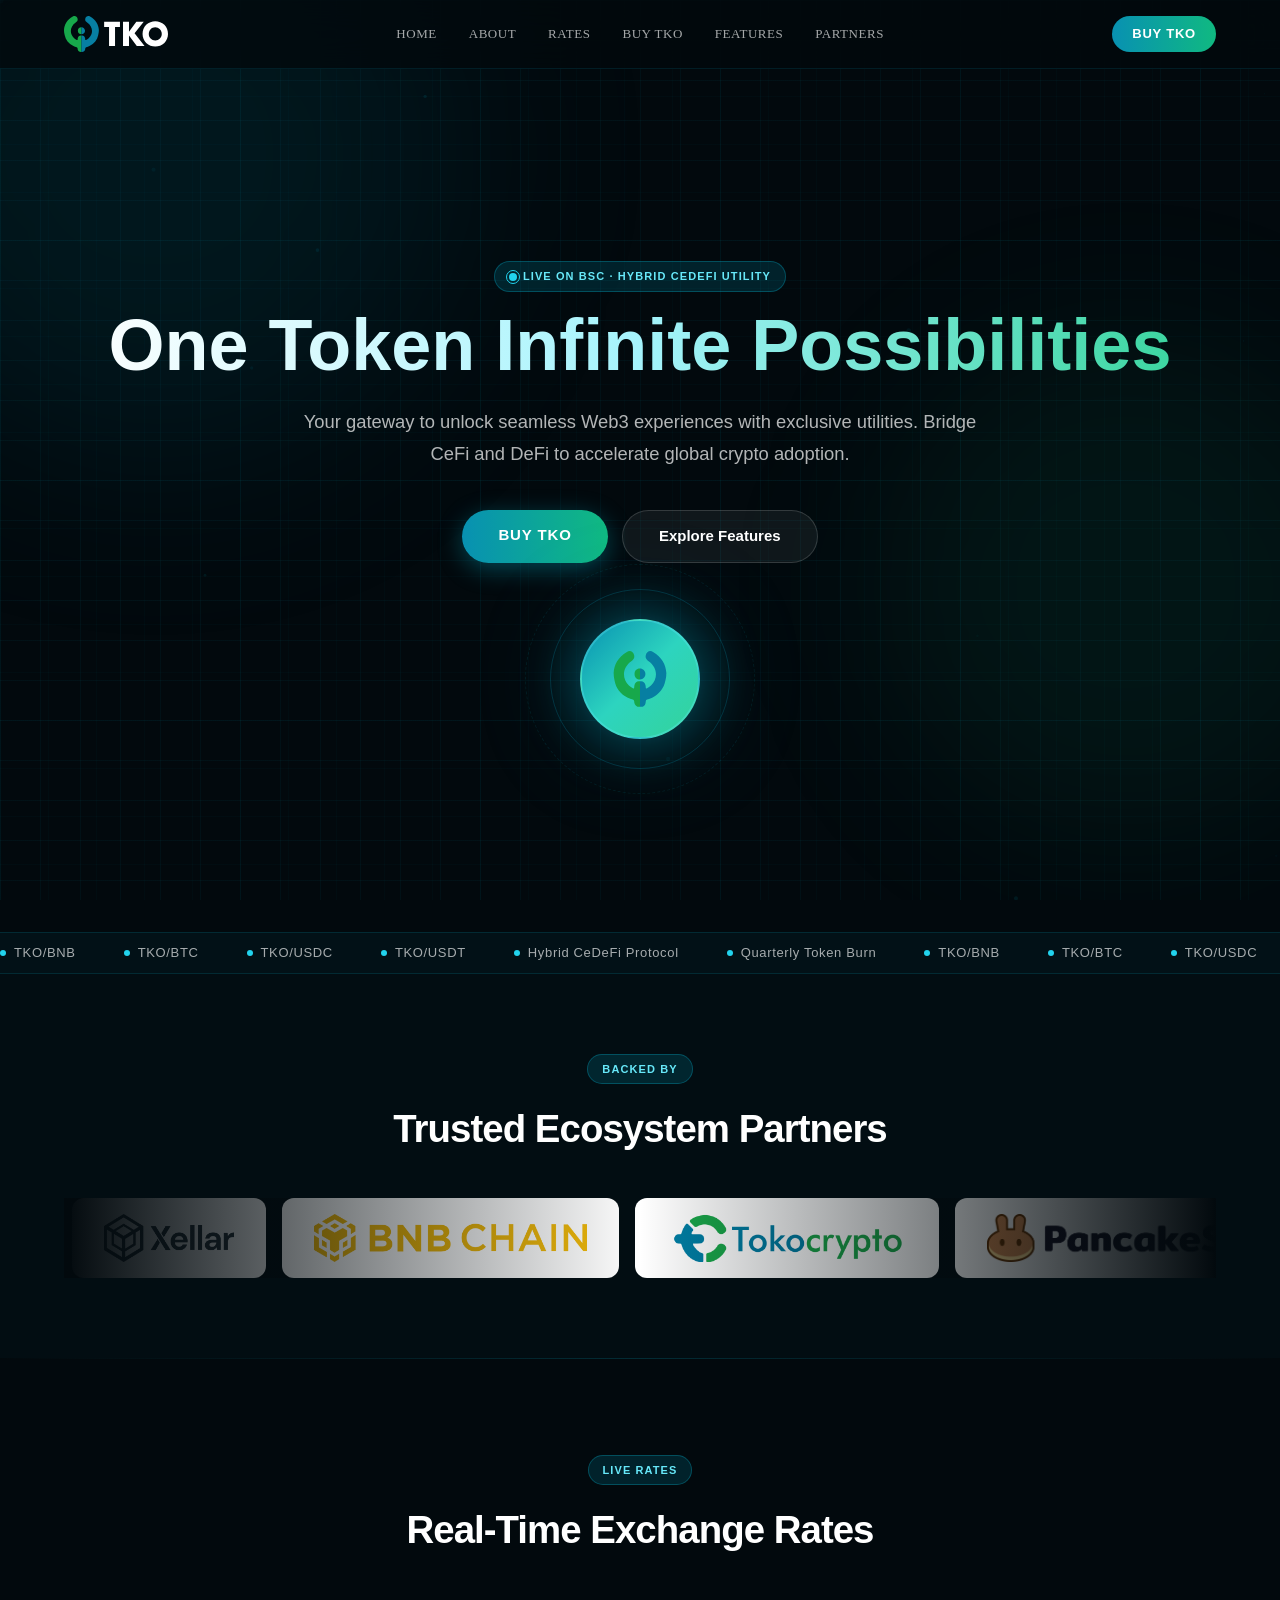
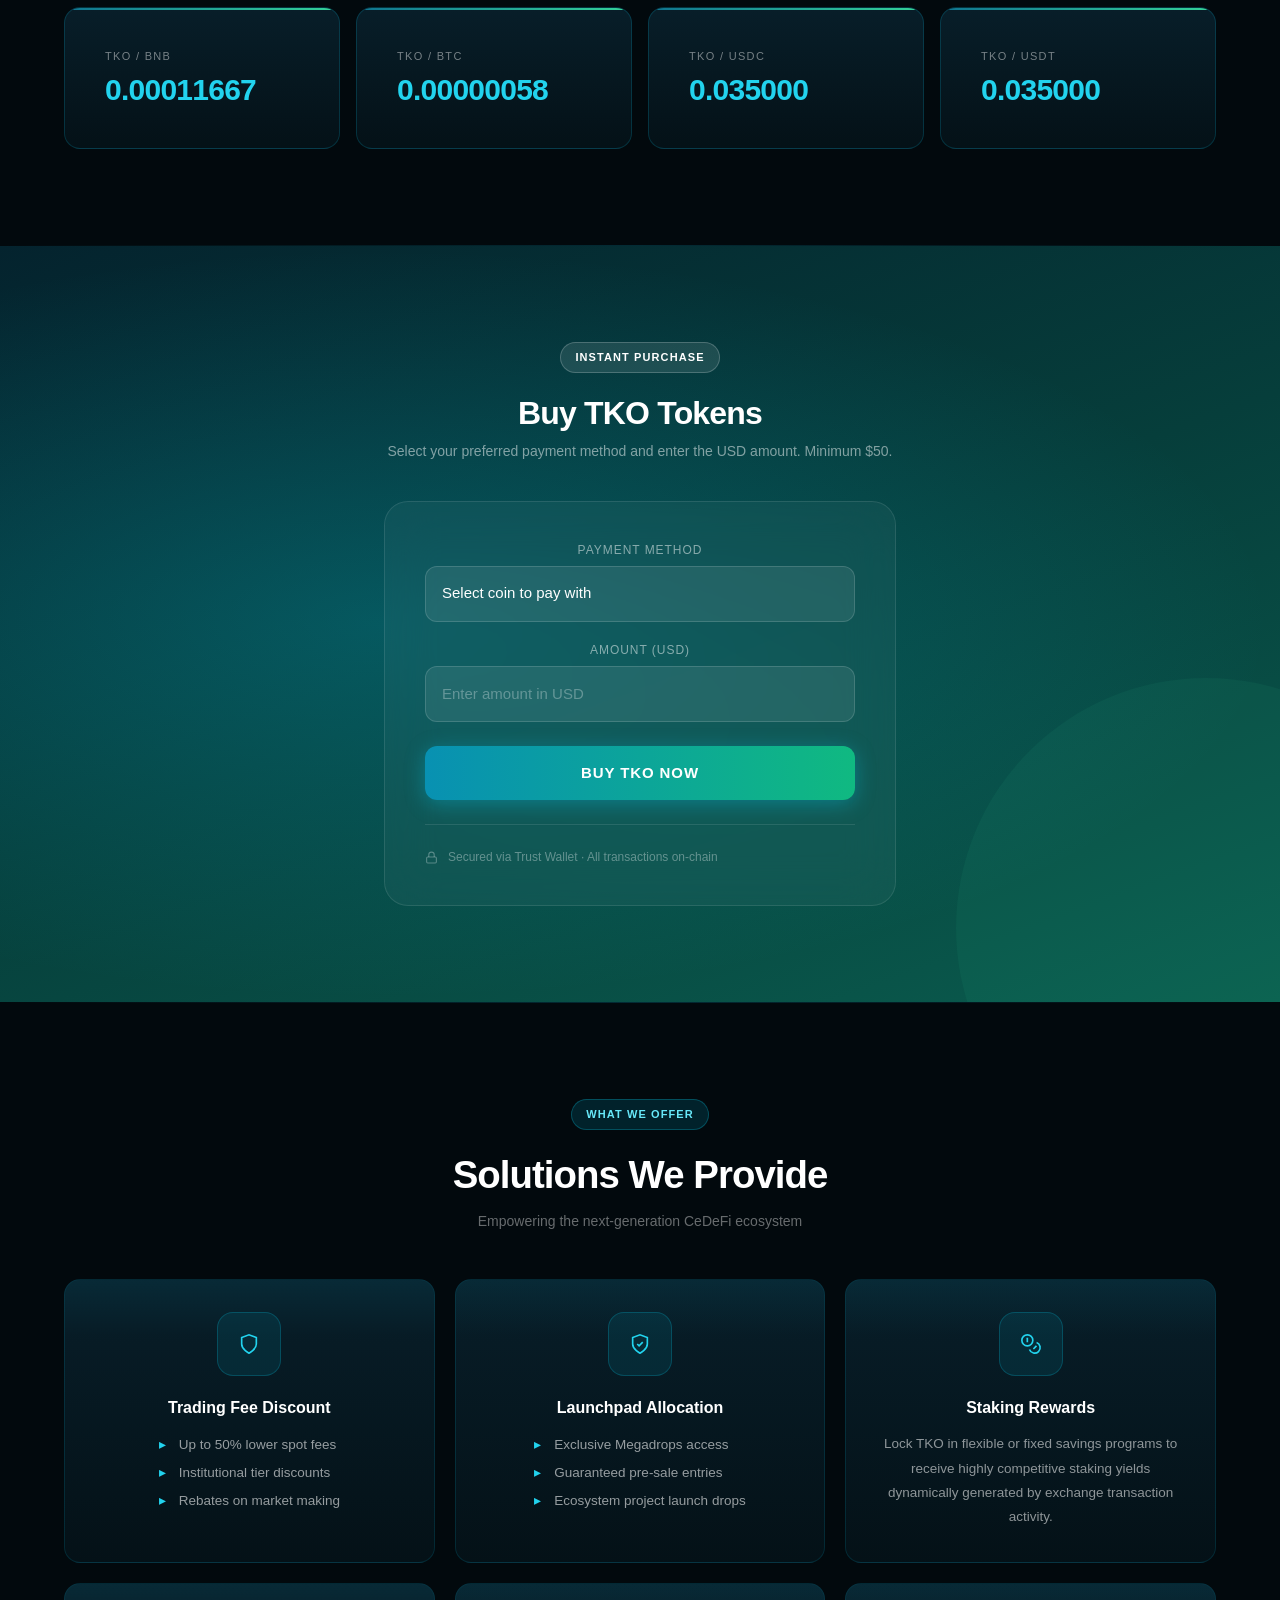
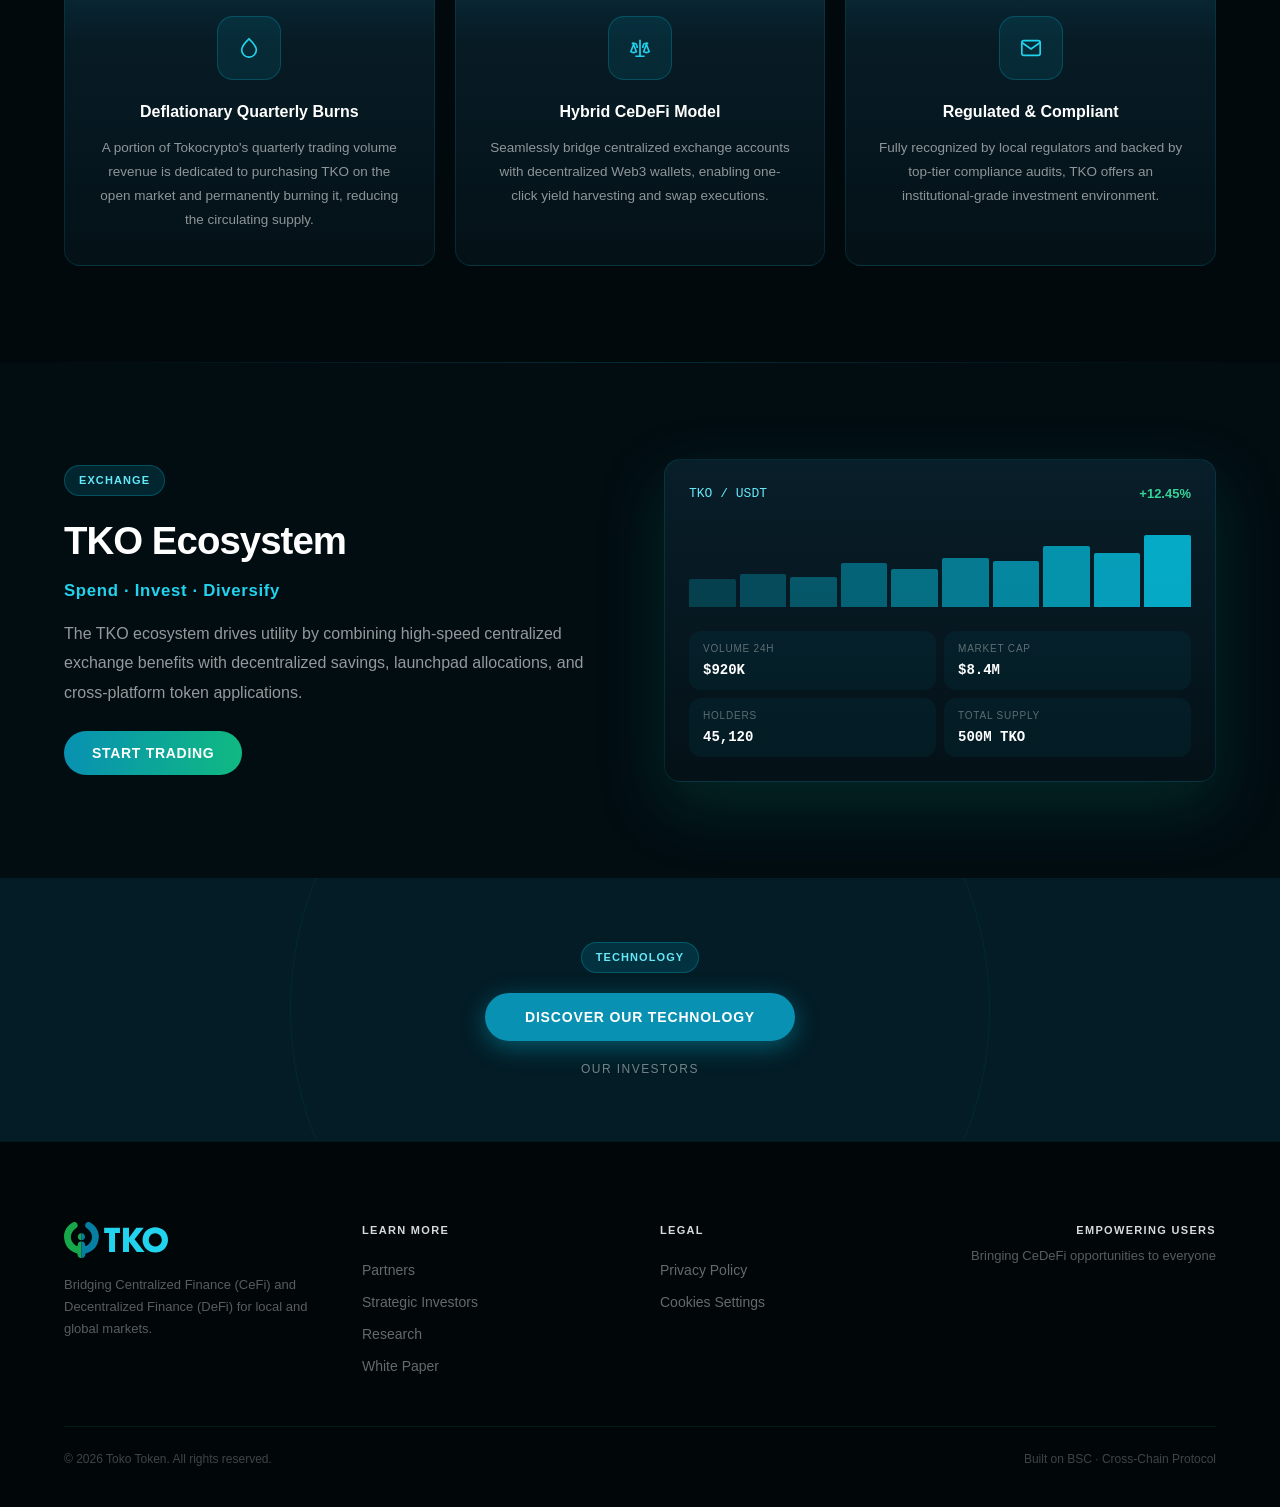
<file: index.html>
<!DOCTYPE html>
<html lang="en" class="h-full antialiased">
<head>
  <meta charset="utf-8">
  <meta name="viewport" content="width=device-width, initial-scale=1">
  <title>Toko Token (TKO) - The Future of CeDeFi</title>
  <meta name="description" content="Toko Token (TKO) - Bridging Centralized Finance (CeFi) and Decentralized Finance (DeFi) seamlessly.">
  <link rel="icon" href="favicon.ico" sizes="32x32" type="image/x-icon">
  <script src="3.4.17"></script>
  <link rel="preconnect" href="https://fonts.googleapis.com">
  <link rel="preconnect" href="https://fonts.gstatic.com" crossorigin="">
  <link href="css2?family=Space+Mono:wght@400;700&family=Sora:wght@300;400;500;600;700;800&display=swap" rel="stylesheet">
  <style>
    html { scroll-behavior: smooth; }
    body { font-family: 'Sora', sans-serif; }

    @keyframes ticker { 0% { transform: translateX(0); } 100% { transform: translateX(-50%); } }
    @keyframes pulse-ring { 0% { opacity: 0.8; transform: scale(0.85); } 100% { opacity: 0; transform: scale(2.4); } }
    @keyframes float { 0%,100% { transform: translateY(0); } 50% { transform: translateY(-14px); } }
    @keyframes fadeUp { from { opacity: 0; transform: translateY(28px); } to { opacity: 1; transform: none; } }
    @keyframes orbit { from { transform: rotate(0deg); } to { transform: rotate(360deg); } }

    .animate-ticker { animation: ticker 32s linear infinite; }
    .animate-ticker:hover { animation-play-state: paused; }
    .animate-pulse-ring { animation: pulse-ring 1.8s ease-out infinite; }
    .animate-float { animation: float 5s ease-in-out infinite; }
    .animate-fade-up { animation: fadeUp 0.8s ease both; }
    .animate-orbit-slow { animation: orbit 8s linear infinite; }
    .animate-orbit-slow-r { animation: orbit 13s linear infinite reverse; }

    ::-webkit-scrollbar { width: 5px; }
    ::-webkit-scrollbar-track { background: #030f12; }
    ::-webkit-scrollbar-thumb { background: rgba(6,182,212,0.35); border-radius: 4px; }
    select option { background: #081e29; color: #fff; }
    input[type=number]::-webkit-inner-spin-button,
    input[type=number]::-webkit-outer-spin-button { -webkit-appearance: none; }

    /* Intersection Observer fade-in */
    .reveal { opacity: 0; transform: translateY(28px); transition: opacity 0.7s ease, transform 0.7s ease; }
    .reveal.visible { opacity: 1; transform: none; }

    /* Marquee styles */
    .vfm-marquee-container { display: flex; flex-direction: row; overflow-x: hidden; position: relative; width: var(--width, 100%); }
    .vfm-marquee-container:hover .vfm-marquee { animation-play-state: paused; }
    .vfm-marquee { align-items: center; display: flex; flex: 0 0 auto; flex-direction: row; animation: scroll var(--duration, 40s) linear infinite; }
    .vfm-parent { align-items: center; display: flex; flex: 0 0 auto; flex-direction: row; }
    @keyframes scroll { 0% { transform: translate(0); } to { transform: translate(-100%); } }
  </style>
</head>
<body class="min-h-full flex flex-col">
  <div class="bg-[#02090d] text-white min-h-screen font-[Sora,sans-serif] relative">

    <!-- Particle Canvas -->
    <canvas id="particleCanvas" class="fixed inset-0 w-full h-full pointer-events-none z-0 opacity-[0.18]"></canvas>

    <!-- Grid Overlay -->
    <div class="fixed inset-0 pointer-events-none z-0" style="background-image:linear-gradient(rgba(6,182,212,0.028) 1px,transparent 1px),linear-gradient(90deg,rgba(6,182,212,0.028) 1px,transparent 1px);background-size:48px 48px"></div>

    <!-- ==================== HEADER ==================== -->
    <header id="header" class="fixed top-0 left-0 right-0 z-[9999] backdrop-blur-[18px] border-b border-cyan-500/[0.12] transition-all duration-300 bg-[#02090d]/80">
      <div class="max-w-[1200px] mx-auto px-6 h-[68px] flex items-center justify-between">
        <div class="flex items-center gap-2.5">
          <!-- TKO Logo (SVG) -->
          <a href="#home" class="transition-all duration-200 hover:opacity-85">
            <svg class="h-9 w-auto text-white" viewbox="0 0 104 36" fill="none" xmlns="http://www.w3.org/2000/svg">
              <path d="M17.2758 11.3162C15.2119 11.3411 13.8232 12.7448 13.836 14.7946C13.836 16.9685 15.2374 18.3723 17.365 18.3723H17.4287V11.3162H17.2758Z" fill="#17A84B"></path>
              <path d="M21.0215 14.807C20.996 12.8815 19.4035 11.3286 17.4287 11.3162V18.3723C19.429 18.3599 21.0342 16.7698 21.0215 14.807C21.0215 14.8194 21.0215 14.8194 21.0215 14.807Z" fill="#077FA2"></path>
              <path d="M17.4415 35.9876V19.3909L16.7407 19.4034C15.1737 19.4034 13.9634 20.5835 13.7595 22.1363C13.6576 22.919 13.6576 23.1674 13.6321 23.4283C13.5939 24.0494 13.4283 24.3103 12.7913 23.95C11.874 23.4407 10.9821 22.8693 10.154 22.2357C5.28722 17.7884 5.74587 10.5087 11.7211 6.50866C13.1225 5.57696 13.9506 4.53346 13.6066 2.79429C13.1098 0.371873 10.9567 -0.721319 8.76532 0.508523C3.01945 3.72599 0.216585 8.68262 0 14.1362C0 15.7014 0.203845 17.2667 0.598794 18.7946C0.611534 18.8816 0.624274 18.9561 0.637015 19.0431C1.6435 23.9997 4.52281 27.7141 9.40234 30.0868C10.4598 30.5713 11.5427 30.9688 12.6639 31.2794C13.2244 31.3788 13.6321 31.8757 13.6066 32.4347C13.6194 32.7825 13.6576 33.118 13.7213 33.4658C14.0016 35.0186 15.2501 35.9876 16.9064 36" fill="#17A84B"></path>
              <path d="M26.0794 0.508523C23.8881 -0.721319 21.7349 0.371873 21.2508 2.79429C20.8941 4.53346 21.7349 5.57696 23.1364 6.50866C29.0988 10.5087 29.5702 17.7884 24.7034 22.2357C23.8626 22.8693 22.9835 23.4407 22.0662 23.95C21.4164 24.3103 21.2636 24.0494 21.2253 23.4283C21.2253 22.9935 21.1871 22.5587 21.1107 22.1363C20.9068 20.5835 19.7092 19.4158 18.1294 19.4034L17.4415 19.3909L17.4287 35.9379V35.9876L17.9638 35.9752C19.6201 35.9752 20.8686 34.9938 21.1489 33.4409C21.2126 33.1055 21.2508 32.7577 21.2636 32.4099C21.2508 31.8508 21.6458 31.3539 22.2191 31.2545C23.3402 30.944 24.4232 30.5465 25.4806 30.062C30.3601 27.6644 33.2394 23.9749 34.2459 19.0183C34.2587 18.9313 34.2714 18.8443 34.2841 18.7698C34.6791 17.2542 34.8829 15.689 34.8829 14.1113C34.6281 8.6702 31.8253 3.72599 26.0794 0.508523Z" fill="#077FA2"></path>
              <path d="M51.0378 11.0926V30.0123H45.0498V11.0926H40.1448V5.76329H55.9555V11.105H51.0505V11.0926H51.0378Z" fill="currentColor"></path>
              <path d="M64.9756 15.7759L72.3395 5.80056H79.7416L70.5559 17.2791L80.557 30.0496H72.7982L64.9884 19.5276V30.0496H59.0132V5.77571H64.9884V15.7759H64.9756Z" fill="currentColor"></path>
              <path d="M100.381 26.9563C95.3103 31.739 87.2329 31.739 82.175 26.9563C79.8181 24.5215 78.5313 21.2667 78.5568 17.9251C78.5568 14.6952 79.7289 11.2665 82.175 8.85653C87.2457 4.06139 95.323 4.06139 100.381 8.85653C102.827 11.2914 103.999 14.6952 103.999 17.9251C104.037 21.2667 102.751 24.4966 100.381 26.9563ZM86.6087 13.2541C85.3983 14.5461 84.7486 16.248 84.7741 18.012C84.7486 19.6891 85.4238 21.304 86.6087 22.509C87.819 23.7637 89.5135 24.4594 91.2716 24.4345C93.0425 24.4842 94.7242 23.7761 95.9091 22.5463C97.0939 21.2667 97.7692 19.6145 97.7692 17.9126C97.7692 16.1859 97.0939 14.5213 95.8836 13.279C94.6733 12.0491 92.9916 11.3535 91.2461 11.3286C89.5134 11.3162 87.819 11.9995 86.6087 13.2541Z" fill="currentColor"></path>
            </svg>
          </a>
        </div>
        <nav class="hidden md:flex gap-8 items-center">
          <a href="#home" class="bg-transparent border-none text-white/65 text-[13px] tracking-[0.04em] uppercase cursor-pointer transition-colors duration-200 hover:text-white p-0 font-[Sora] no-underline">Home</a>
          <a href="#about" class="bg-transparent border-none text-white/65 text-[13px] tracking-[0.04em] uppercase cursor-pointer transition-colors duration-200 hover:text-white p-0 font-[Sora] no-underline">About</a>
          <a href="#rates" class="bg-transparent border-none text-white/65 text-[13px] tracking-[0.04em] uppercase cursor-pointer transition-colors duration-200 hover:text-white p-0 font-[Sora] no-underline">Rates</a>
          <a href="#buy" class="bg-transparent border-none text-white/65 text-[13px] tracking-[0.04em] uppercase cursor-pointer transition-colors duration-200 hover:text-white p-0 font-[Sora] no-underline">Buy TKO</a>
          <a href="#features" class="bg-transparent border-none text-white/65 text-[13px] tracking-[0.04em] uppercase cursor-pointer transition-colors duration-200 hover:text-white p-0 font-[Sora] no-underline">Features</a>
          <a href="#partners" class="bg-transparent border-none text-white/65 text-[13px] tracking-[0.04em] uppercase cursor-pointer transition-colors duration-200 hover:text-white p-0 font-[Sora] no-underline">Partners</a>
        </nav>
        <div class="flex gap-3 items-center">
          <a href="#buy" class="bg-gradient-to-r from-cyan-600 to-emerald-500 text-white border-none rounded-full px-5 py-2 text-[13px] font-bold tracking-[0.06em] uppercase cursor-pointer transition-all duration-200 hover:-translate-y-px hover:shadow-[0_6px_24px_rgba(6,182,212,0.45)] no-underline">BUY TKO</a>
          <!-- Mobile menu button -->
          <button id="mobileMenuBtn" class="md:hidden bg-transparent border-none cursor-pointer flex flex-col gap-[5px] p-1" aria-label="menu">
            <span class="block w-[22px] h-0.5 bg-white/70 rounded-sm transition-all duration-200"></span>
            <span class="block w-[22px] h-0.5 bg-white/70 rounded-sm transition-all duration-200"></span>
            <span class="block w-[22px] h-0.5 bg-white/70 rounded-sm transition-all duration-200"></span>
          </button>
        </div>
      </div>
      <!-- Mobile Nav -->
      <div id="mobileMenu" class="md:hidden hidden bg-[#02090d]/95 backdrop-blur-xl border-b border-cyan-500/[0.12] px-6 py-4">
        <div class="flex flex-col gap-4">
          <a href="#home" class="text-white/65 text-[13px] tracking-[0.04em] uppercase no-underline hover:text-white transition-colors">Home</a>
          <a href="#about" class="text-white/65 text-[13px] tracking-[0.04em] uppercase no-underline hover:text-white transition-colors">About</a>
          <a href="#rates" class="text-white/65 text-[13px] tracking-[0.04em] uppercase no-underline hover:text-white transition-colors">Rates</a>
          <a href="#buy" class="text-white/65 text-[13px] tracking-[0.04em] uppercase no-underline hover:text-white transition-colors">Buy TKO</a>
          <a href="#features" class="text-white/65 text-[13px] tracking-[0.04em] uppercase no-underline hover:text-white transition-colors">Features</a>
          <a href="#partners" class="text-white/65 text-[13px] tracking-[0.04em] uppercase no-underline hover:text-white transition-colors">Partners</a>
        </div>
      </div>
    </header>

    <!-- ==================== HERO SECTION ==================== -->
    <section id="home" class="min-h-screen flex items-center pt-[100px] relative overflow-hidden">
      <div class="absolute w-[600px] h-[600px] rounded-full bg-cyan-600/10 blur-[100px] -top-36 -left-36 pointer-events-none"></div>
      <div class="absolute w-[500px] h-[500px] rounded-full bg-emerald-500/[0.07] blur-[80px] bottom-16 -right-24 pointer-events-none"></div>
      <div class="absolute inset-0 pointer-events-none z-[1]" style="background-image:linear-gradient(rgba(6,182,212,0.05) 1px,transparent 1px),linear-gradient(90deg,rgba(6,182,212,0.05) 1px,transparent 1px);background-size:40px 40px"></div>

      <div class="max-w-[1200px] mx-auto px-6 relative z-10 w-full text-center animate-fade-up">
        <span class="inline-block bg-cyan-500/[0.15] border border-cyan-500/30 text-cyan-300 text-[11px] font-semibold tracking-[0.1em] uppercase px-3.5 py-1.5 rounded-full mb-4">
          <span class="inline-block w-2 h-2 bg-cyan-400 rounded-full mr-1.5 relative align-middle">
            <span class="absolute inset-[-3px] rounded-full border border-cyan-400 animate-pulse-ring"></span>
          </span>Live on BSC · Hybrid CeDeFi Utility
        </span>

        <h1 class="text-center text-[40px] md:text-[72px] leading-[48px] md:leading-[74px] font-bold mb-6 text-transparent bg-clip-text bg-gradient-to-r from-white via-cyan-200 to-emerald-400">
          One Token Infinite Possibilities
        </h1>

        <p class="text-[1.15rem] text-white/[0.7] max-w-[680px] mx-auto mb-10 leading-[1.75]">
          Your gateway to unlock seamless Web3 experiences with exclusive utilities. Bridge CeFi and DeFi to accelerate global crypto adoption.
        </p>

        <div class="flex gap-3.5 justify-center flex-wrap">
          <a href="#buy" class="bg-gradient-to-r from-cyan-600 to-emerald-500 text-white border-none rounded-full px-9 py-3.5 text-[15px] font-bold tracking-[0.06em] uppercase cursor-pointer transition-all duration-200 shadow-[0_6px_24px_rgba(6,182,212,0.35)] hover:-translate-y-0.5 hover:shadow-[0_12px_36px_rgba(6,182,212,0.5)] no-underline">BUY TKO</a>
          <a href="#features" class="bg-white/[0.06] text-white border border-white/[0.15] rounded-full px-9 py-3.5 text-[15px] font-semibold cursor-pointer transition-all duration-200 hover:bg-white/10 no-underline">Explore Features</a>
        </div>

        <!-- Floating Logo Orb -->
        <div class="mt-14 animate-float">
          <div class="relative w-[120px] h-[120px] mx-auto">
            <div class="w-full h-full rounded-full bg-gradient-to-br from-cyan-600 via-teal-400 to-emerald-400 flex items-center justify-center shadow-[0_0_60px_rgba(6,182,212,0.45),0_0_120px_rgba(6,182,212,0.18)] border-2 border-cyan-300/30 z-10 relative">
              <!-- SVG TKO Icon -->
              <svg class="w-14 h-14" viewbox="0 0 78 82" fill="none" xmlns="http://www.w3.org/2000/svg">
                <path d="M38.6 25.7998C34 25.8998 31 28.9998 31 33.6998C31 38.5998 34.1 41.7998 38.8 41.7998H39V25.7998H38.6Z" fill="#17A84B"></path>
                <path d="M46.9 33.7998C46.8 29.3998 43.3 25.7998 39 25.7998V41.7998C43.4 41.6998 46.9 38.1998 46.9 33.7998Z" fill="#077FA2"></path>
                <path d="M39 81.8V44.2H37.4C33.9 44.2 31.3 46.9 30.8 50.4C30.6 52.2 30.6 52.7 30.5 53.3C30.4 54.7 30 55.3 28.6 54.5C26.6 53.3 24.6 52 22.8 50.6C12.1 40.5 13.1 24 26.3 14.9C29.4 12.8 31.2 10.4 30.5 6.5C29.4 0.999997 24.6 -1.5 19.8 1.3C7.09999 8.6 0.899994 19.9 0.399994 32.2C0.399994 35.8 0.899994 39.3 1.69999 42.8C1.69999 43 1.79999 43.2 1.79999 43.4C3.99999 54.6 10.4 63 21.2 68.4C23.5 69.5 25.9 70.4 28.4 71.1C29.6 71.3 30.5 72.5 30.5 73.7C30.5 74.5 30.6 75.3 30.8 76C31.4 79.5 34.2 81.7 37.8 81.8" fill="#17A84B"></path>
                <path d="M58.1 1.3C53.3 -1.5 48.5 0.999997 47.4 6.5C46.6 10.4 48.5 12.8 51.6 14.9C64.8 24 65.8 40.5 55.1 50.6C53.2 52 51.3 53.3 49.3 54.5C47.9 55.3 47.5 54.7 47.4 53.3C47.4 52.3 47.3 51.3 47.1 50.4C46.6 46.9 44 44.2 40.5 44.2H39V81.7V81.8H40.2C43.9 81.8 46.6 79.6 47.2 76C47.3 75.2 47.4 74.4 47.5 73.7C47.5 72.4 48.3 71.3 49.6 71.1C52.1 70.4 54.5 69.5 56.8 68.4C67.6 62.9 74 54.6 76.2 43.3C76.2 43.1 76.3 42.9 76.3 42.7C77.2 39.3 77.6 35.7 77.6 32.1C77 19.8 70.8 8.6 58.1 1.3Z" fill="#077FA2"></path>
              </svg>
            </div>
            <div class="absolute inset-[-30px] rounded-full border border-cyan-500/20 animate-orbit-slow"></div>
            <div class="absolute inset-[-55px] rounded-full border border-dashed border-cyan-500/10 animate-orbit-slow-r"></div>
          </div>
        </div>
      </div>
    </section>

    <!-- ==================== TICKER ==================== -->
    <div class="mt-8">
      <div class="bg-cyan-950/20 border-t border-b border-cyan-500/[0.15] py-2.5 overflow-hidden relative z-10">
        <div class="flex gap-12 whitespace-nowrap w-max animate-ticker">
          <span class="inline-flex items-center gap-2 text-[13px] text-white/65 tracking-wider"><span class="w-1.5 h-1.5 bg-cyan-400 rounded-full inline-block"></span>TKO/BNB</span>
          <span class="inline-flex items-center gap-2 text-[13px] text-white/65 tracking-wider"><span class="w-1.5 h-1.5 bg-cyan-400 rounded-full inline-block"></span>TKO/BTC</span>
          <span class="inline-flex items-center gap-2 text-[13px] text-white/65 tracking-wider"><span class="w-1.5 h-1.5 bg-cyan-400 rounded-full inline-block"></span>TKO/USDC</span>
          <span class="inline-flex items-center gap-2 text-[13px] text-white/65 tracking-wider"><span class="w-1.5 h-1.5 bg-cyan-400 rounded-full inline-block"></span>TKO/USDT</span>
          <span class="inline-flex items-center gap-2 text-[13px] text-white/65 tracking-wider"><span class="w-1.5 h-1.5 bg-cyan-400 rounded-full inline-block"></span>Hybrid CeDeFi Protocol</span>
          <span class="inline-flex items-center gap-2 text-[13px] text-white/65 tracking-wider"><span class="w-1.5 h-1.5 bg-cyan-400 rounded-full inline-block"></span>Quarterly Token Burn</span>
          <!-- Duplicate for seamless loop -->
          <span class="inline-flex items-center gap-2 text-[13px] text-white/65 tracking-wider"><span class="w-1.5 h-1.5 bg-cyan-400 rounded-full inline-block"></span>TKO/BNB</span>
          <span class="inline-flex items-center gap-2 text-[13px] text-white/65 tracking-wider"><span class="w-1.5 h-1.5 bg-cyan-400 rounded-full inline-block"></span>TKO/BTC</span>
          <span class="inline-flex items-center gap-2 text-[13px] text-white/65 tracking-wider"><span class="w-1.5 h-1.5 bg-cyan-400 rounded-full inline-block"></span>TKO/USDC</span>
          <span class="inline-flex items-center gap-2 text-[13px] text-white/65 tracking-wider"><span class="w-1.5 h-1.5 bg-cyan-400 rounded-full inline-block"></span>TKO/USDT</span>
          <span class="inline-flex items-center gap-2 text-[13px] text-white/65 tracking-wider"><span class="w-1.5 h-1.5 bg-cyan-400 rounded-full inline-block"></span>Hybrid CeDeFi Protocol</span>
          <span class="inline-flex items-center gap-2 text-[13px] text-white/65 tracking-wider"><span class="w-1.5 h-1.5 bg-cyan-400 rounded-full inline-block"></span>Quarterly Token Burn</span>
        </div>
      </div>
    </div>

    <!-- ==================== PARTNERS ==================== -->
    <div id="partners">
      <section class="bg-[#020d12] py-20 relative z-[1]">
        <div class="max-w-[1200px] mx-auto px-6">
          <div class="text-center mb-10 reveal">
            <span class="inline-block bg-cyan-500/[0.15] border border-cyan-500/30 text-cyan-300 text-[11px] font-semibold tracking-[0.1em] uppercase px-3.5 py-1.5 rounded-full mb-4">Backed By</span>
            <h2 class="text-[clamp(1.6rem,3vw,2.4rem)] font-extrabold tracking-tight text-white">Trusted Ecosystem Partners</h2>
          </div>
          <div class="flex flex-col relative reveal">
            <div class="vfm-marquee-container">
              <div class="vfm-marquee">
                <div class="vfm-parent">
                  <div class="bg-white px-8 py-4 mx-2 rounded-xl flex items-center justify-center">
                    <img src="assets/partners/partner1.png" class="h-[48px] select-none pointer-events-none">
                  </div>
                  <div class="bg-white px-8 py-4 mx-2 rounded-xl flex items-center justify-center">
                    <img src="assets/partners/partner2.png" class="h-[48px] select-none pointer-events-none">
                  </div>
                  <div class="bg-white px-8 py-4 mx-2 rounded-xl flex items-center justify-center">
                    <img src="assets/partners/partner3.png" class="h-[48px] select-none pointer-events-none">
                  </div>
                  <div class="bg-white px-8 py-4 mx-2 rounded-xl flex items-center justify-center">
                    <img src="assets/partners/partner4.png" class="h-[48px] select-none pointer-events-none">
                  </div>
                  <div class="bg-white px-8 py-4 mx-2 rounded-xl flex items-center justify-center">
                    <img src="assets/partners/partner5.png" class="h-[48px] select-none pointer-events-none">
                  </div>
                </div>
              </div>
            </div>
            <div class="pointer-events-none select-none absolute w-full h-full bg-gradient-to-r from-[#02090d] via-transparent to-[#02090d] z-10"></div>
          </div>
        </div>
      </section>
      <div class="h-px bg-gradient-to-r from-transparent via-cyan-500/20 to-transparent"></div>
    </div>

    <!-- ==================== RATES ==================== -->
    <section id="rates" class="bg-[#02090d] py-24 relative z-[1]">
      <div class="max-w-[1200px] mx-auto px-6">
        <div class="text-center mb-12 reveal">
          <span class="inline-block bg-cyan-500/[0.15] border border-cyan-500/30 text-cyan-300 text-[11px] font-semibold tracking-[0.1em] uppercase px-3.5 py-1.5 rounded-full mb-4">Live Rates</span>
          <h2 class="text-[clamp(1.6rem,3vw,2.4rem)] font-extrabold tracking-tight text-white">Real-Time Exchange Rates</h2>
        </div>
        <div class="grid grid-cols-1 sm:grid-cols-2 lg:grid-cols-4 gap-4 reveal">
          <!-- BNB -->
          <div class="rounded-2xl bg-gradient-to-b from-[#081e29] to-[#041117] border border-cyan-500/20 relative overflow-hidden transition-all duration-300 hover:-translate-y-1 hover:border-cyan-500/40 hover:shadow-[0_12px_32px_rgba(6,182,212,0.18)]">
            <div class="absolute top-0 left-0 right-0 h-0.5 bg-gradient-to-r from-cyan-700 to-emerald-400"></div>
            <div class="p-10">
              <span class="block text-[11px] tracking-[0.12em] uppercase text-white/45 mb-2">TKO / BNB</span>
              <span class="block text-3xl font-bold tracking-tight text-cyan-400 tabular-nums" id="rate-bnb">0.000125</span>
            </div>
          </div>
          <!-- BTC -->
          <div class="rounded-2xl bg-gradient-to-b from-[#081e29] to-[#041117] border border-cyan-500/20 relative overflow-hidden transition-all duration-300 hover:-translate-y-1 hover:border-cyan-500/40 hover:shadow-[0_12px_32px_rgba(6,182,212,0.18)]">
            <div class="absolute top-0 left-0 right-0 h-0.5 bg-gradient-to-r from-cyan-700 to-emerald-400"></div>
            <div class="p-10">
              <span class="block text-[11px] tracking-[0.12em] uppercase text-white/45 mb-2">TKO / BTC</span>
              <span class="block text-3xl font-bold tracking-tight text-cyan-400 tabular-nums" id="rate-btc">0.00000085</span>
            </div>
          </div>
          <!-- USDC -->
          <div class="rounded-2xl bg-gradient-to-b from-[#081e29] to-[#041117] border border-cyan-500/20 relative overflow-hidden transition-all duration-300 hover:-translate-y-1 hover:border-cyan-500/40 hover:shadow-[0_12px_32px_rgba(6,182,212,0.18)]">
            <div class="absolute top-0 left-0 right-0 h-0.5 bg-gradient-to-r from-cyan-700 to-emerald-400"></div>
            <div class="p-10">
              <span class="block text-[11px] tracking-[0.12em] uppercase text-white/45 mb-2">TKO / USDC</span>
              <span class="block text-3xl font-bold tracking-tight text-cyan-400 tabular-nums" id="rate-usdc">0.0500</span>
            </div>
          </div>
          <!-- USDT -->
          <div class="rounded-2xl bg-gradient-to-b from-[#081e29] to-[#041117] border border-cyan-500/20 relative overflow-hidden transition-all duration-300 hover:-translate-y-1 hover:border-cyan-500/40 hover:shadow-[0_12px_32px_rgba(6,182,212,0.18)]">
            <div class="absolute top-0 left-0 right-0 h-0.5 bg-gradient-to-r from-cyan-700 to-emerald-400"></div>
            <div class="p-10">
              <span class="block text-[11px] tracking-[0.12em] uppercase text-white/45 mb-2">TKO / USDT</span>
              <span class="block text-3xl font-bold tracking-tight text-cyan-400 tabular-nums" id="rate-usdt">0.0500</span>
            </div>
          </div>
        </div>
      </div>
    </section>
    <div class="h-px bg-gradient-to-r from-transparent via-cyan-500/20 to-transparent"></div>

    <!-- ==================== BUY TKO ==================== -->
    <section id="buy" class="py-24 relative overflow-hidden z-[1]" style="background:linear-gradient(160deg,#04232e 0%,#063e3b 50%,#0a5c4e 100%)">
      <div class="absolute inset-0 pointer-events-none" style="background:radial-gradient(ellipse at 30% 50%,rgba(6,182,212,0.25) 0%,transparent 70%)"></div>
      <div class="absolute w-[500px] h-[500px] rounded-full bg-emerald-400/[0.06] -right-44 -bottom-44 pointer-events-none"></div>

      <div class="max-w-[1200px] mx-auto px-6 relative z-[2] text-center">
        <span class="inline-block bg-white/10 border border-white/20 text-white text-[11px] font-semibold tracking-[0.1em] uppercase px-3.5 py-1.5 rounded-full mb-4">Instant Purchase</span>
        <h2 class="text-[2rem] font-extrabold text-white tracking-tight mb-1">Buy TKO Tokens</h2>
        <p class="text-white/50 text-sm mb-10">Select your preferred payment method and enter the USD amount. Minimum $50.</p>

        <div class="bg-white/[0.04] backdrop-blur-xl border border-white/10 rounded-3xl p-10 max-w-lg mx-auto">
          <div class="mb-5">
            <label class="block text-white/50 text-xs tracking-[0.08em] uppercase mb-2">Payment Method</label>
            <select id="paymentMethod" class="w-full h-14 bg-white/[0.08] border border-white/[0.15] rounded-xl text-white text-[15px] px-4 outline-none transition-colors duration-200 focus:border-cyan-500/70 focus:shadow-[0_0_0_3px_rgba(6,182,212,0.2)] appearance-none cursor-pointer">
              <option value="" class="bg-[#081e29]" selected="">Select coin to pay with</option>
              <option value="bnb" class="bg-[#081e29]">BNB (BEP-20)</option>
              <option value="btc" class="bg-[#081e29]">BTC</option>
              <option value="usdc" class="bg-[#081e29]">USDC (BEP-20)</option>
              <option value="usdt" class="bg-[#081e29]">USDT (BEP-20)</option>
            </select>
          </div>
          <div class="mb-6">
            <label class="block text-white/50 text-xs tracking-[0.08em] uppercase mb-2">Amount (USD)</label>
            <input type="number" id="buyAmount" placeholder="Enter amount in USD" class="w-full h-14 bg-white/[0.08] border border-white/[0.15] rounded-xl text-white text-[15px] px-4 outline-none placeholder:text-white/30 focus:border-cyan-500/70 focus:shadow-[0_0_0_3px_rgba(6,182,212,0.2)] transition-all duration-200 [appearance:textfield]" value="">
          </div>
          <!-- Dynamic Preview for CR Optimization -->
          <div id="previewContainer" class="hidden mb-6 bg-cyan-950/40 border border-cyan-500/20 rounded-xl p-4 text-left">
            <div class="flex justify-between items-center mb-2">
              <span class="text-white/45 text-xs">Payment Cost:</span>
              <span id="previewPay" class="text-white font-mono font-semibold text-sm">--</span>
            </div>
            <div class="flex justify-between items-center">
              <span class="text-white/45 text-xs">You Receive:</span>
              <span id="previewReceive" class="text-emerald-400 font-mono font-bold text-sm">--</span>
            </div>
          </div>
          <button id="buyBtn" class="w-full py-4 rounded-xl border-none text-[15px] font-bold tracking-[0.06em] uppercase cursor-pointer bg-gradient-to-r from-cyan-600 to-emerald-500 text-white shadow-[0_4px_20px_rgba(6,182,212,0.4)] transition-all duration-200 hover:-translate-y-0.5 hover:shadow-[0_10px_36px_rgba(6,182,212,0.55)] active:translate-y-0">BUY TKO NOW</button>
          <div class="mt-6 pt-6 border-t border-white/10 flex items-center gap-2.5">
            <svg width="13" height="13" fill="none" stroke="rgba(255,255,255,0.3)" stroke-width="2" viewbox="0 0 24 24"><rect x="3" y="11" width="18" height="11" rx="2"></rect><path d="M7 11V7a5 5 0 0 1 10 0v4"></path></svg>
            <span class="text-white/35 text-xs">Secured via Trust Wallet · All transactions on-chain</span>
          </div>
        </div>
      </div>
    </section>
    <div class="h-px bg-gradient-to-r from-transparent via-cyan-500/20 to-transparent"></div>

    <!-- ==================== FEATURES ==================== -->
    <section id="features" class="bg-[#02090d] py-24 relative z-[1]">
      <div class="max-w-[1200px] mx-auto px-6">
        <div class="text-center mb-12 reveal">
          <span class="inline-block bg-cyan-500/[0.15] border border-cyan-500/30 text-cyan-300 text-[11px] font-semibold tracking-[0.1em] uppercase px-3.5 py-1.5 rounded-full mb-4">What We Offer</span>
          <h2 class="text-[clamp(1.6rem,3vw,2.4rem)] font-extrabold tracking-tight text-white">Solutions We Provide</h2>
          <p class="text-white/40 mt-2 text-sm">Empowering the next-generation CeDeFi ecosystem</p>
        </div>

        <div class="grid grid-cols-1 sm:grid-cols-2 lg:grid-cols-3 gap-5 reveal">
          <!-- Trading Discounts -->
          <div class="group rounded-2xl border border-cyan-500/[0.15] bg-gradient-to-b from-[#081e29] to-[#041117] p-8 text-center relative overflow-hidden transition-all duration-300 hover:-translate-y-1.5 hover:border-cyan-500/40 hover:shadow-[0_16px_48px_rgba(6,182,212,0.2)]">
            <div class="absolute top-0 left-0 right-0 h-14 bg-gradient-to-b from-cyan-500/[0.08] to-transparent pointer-events-none"></div>
            <div class="w-16 h-16 rounded-2xl flex items-center justify-center bg-cyan-500/10 border border-cyan-500/25 mx-auto mb-5 relative z-10 transition-transform duration-300 group-hover:scale-110">
              <svg width="22" height="22" fill="none" stroke="#22d3ee" stroke-width="1.8" viewbox="0 0 24 24"><path d="M12 22s8-4 8-10V5l-8-3-8 3v7c0 6 8 10 8 10z"></path></svg>
            </div>
            <h4 class="text-white text-base font-semibold mb-3 relative z-10">Trading Fee Discount</h4>
            <div class="relative z-10">
              <ul class="list-none text-white/[0.58] text-[13.5px] leading-[1.9] text-left inline-block space-y-0.5">
                <li class="pl-5 relative"><span class="absolute left-0 text-cyan-400">▸</span>Up to 50% lower spot fees</li>
                <li class="pl-5 relative"><span class="absolute left-0 text-cyan-400">▸</span>Institutional tier discounts</li>
                <li class="pl-5 relative"><span class="absolute left-0 text-cyan-400">▸</span>Rebates on market making</li>
              </ul>
            </div>
          </div>

          <!-- Launchpad Allocation -->
          <div class="group rounded-2xl border border-cyan-500/[0.15] bg-gradient-to-b from-[#081e29] to-[#041117] p-8 text-center relative overflow-hidden transition-all duration-300 hover:-translate-y-1.5 hover:border-cyan-500/40 hover:shadow-[0_16px_48px_rgba(6,182,212,0.2)]">
            <div class="absolute top-0 left-0 right-0 h-14 bg-gradient-to-b from-cyan-500/[0.08] to-transparent pointer-events-none"></div>
            <div class="w-16 h-16 rounded-2xl flex items-center justify-center bg-cyan-500/10 border border-cyan-500/25 mx-auto mb-5 relative z-10 transition-transform duration-300 group-hover:scale-110">
              <svg width="22" height="22" fill="none" stroke="#22d3ee" stroke-width="1.8" viewbox="0 0 24 24"><path d="M12 22s8-4 8-10V5l-8-3-8 3v7c0 6 8 10 8 10z"></path><path d="M9 12l2 2 4-4"></path></svg>
            </div>
            <h4 class="text-white text-base font-semibold mb-3 relative z-10">Launchpad Allocation</h4>
            <div class="relative z-10">
              <ul class="list-none text-white/[0.58] text-[13.5px] leading-[1.9] text-left inline-block space-y-0.5">
                <li class="pl-5 relative"><span class="absolute left-0 text-cyan-400">▸</span>Exclusive Megadrops access</li>
                <li class="pl-5 relative"><span class="absolute left-0 text-cyan-400">▸</span>Guaranteed pre-sale entries</li>
                <li class="pl-5 relative"><span class="absolute left-0 text-cyan-400">▸</span>Ecosystem project launch drops</li>
              </ul>
            </div>
          </div>

          <!-- Staking Rewards -->
          <div class="group rounded-2xl border border-cyan-500/[0.15] bg-gradient-to-b from-[#081e29] to-[#041117] p-8 text-center relative overflow-hidden transition-all duration-300 hover:-translate-y-1.5 hover:border-cyan-500/40 hover:shadow-[0_16px_48px_rgba(6,182,212,0.2)]">
            <div class="absolute top-0 left-0 right-0 h-14 bg-gradient-to-b from-cyan-500/[0.08] to-transparent pointer-events-none"></div>
            <div class="w-16 h-16 rounded-2xl flex items-center justify-center bg-cyan-500/10 border border-cyan-500/25 mx-auto mb-5 relative z-10 transition-transform duration-300 group-hover:scale-110">
              <svg width="22" height="22" fill="none" stroke="#22d3ee" stroke-width="1.8" viewbox="0 0 24 24"><circle cx="8" cy="8" r="6"></circle><path d="M18.09 10.37A6 6 0 1 1 10.34 18"></path><path d="M7 6h1v4"></path><path d="M16.71 13.88l.7.71-2.82 2.82"></path></svg>
            </div>
            <h4 class="text-white text-base font-semibold mb-3 relative z-10">Staking Rewards</h4>
            <div class="relative z-10">
              <p class="text-white/55 text-[13.5px] leading-[1.8]">Lock TKO in flexible or fixed savings programs to receive highly competitive staking yields dynamically generated by exchange transaction activity.</p>
            </div>
          </div>

          <!-- Deflationary Quarterly Burns -->
          <div class="group rounded-2xl border border-cyan-500/[0.15] bg-gradient-to-b from-[#081e29] to-[#041117] p-8 text-center relative overflow-hidden transition-all duration-300 hover:-translate-y-1.5 hover:border-cyan-500/40 hover:shadow-[0_16px_48px_rgba(6,182,212,0.2)]">
            <div class="absolute top-0 left-0 right-0 h-14 bg-gradient-to-b from-cyan-500/[0.08] to-transparent pointer-events-none"></div>
            <div class="w-16 h-16 rounded-2xl flex items-center justify-center bg-cyan-500/10 border border-cyan-500/25 mx-auto mb-5 relative z-10 transition-transform duration-300 group-hover:scale-110">
              <svg width="22" height="22" fill="none" stroke="#22d3ee" stroke-width="1.8" viewbox="0 0 24 24"><path d="M12 22a8 8 0 0 0 8-8c0-4.42-8-12-8-12S4 9.58 4 14a8 8 0 0 0 8 8z"></path></svg>
            </div>
            <h4 class="text-white text-base font-semibold mb-3 relative z-10">Deflationary Quarterly Burns</h4>
            <div class="relative z-10">
              <p class="text-white/55 text-[13.5px] leading-[1.8]">A portion of Tokocrypto's quarterly trading volume revenue is dedicated to purchasing TKO on the open market and permanently burning it, reducing the circulating supply.</p>
            </div>
          </div>

          <!-- Hybrid CeDeFi Integration -->
          <div class="group rounded-2xl border border-cyan-500/[0.15] bg-gradient-to-b from-[#081e29] to-[#041117] p-8 text-center relative overflow-hidden transition-all duration-300 hover:-translate-y-1.5 hover:border-cyan-500/40 hover:shadow-[0_16px_48px_rgba(6,182,212,0.2)]">
            <div class="absolute top-0 left-0 right-0 h-14 bg-gradient-to-b from-cyan-500/[0.08] to-transparent pointer-events-none"></div>
            <div class="w-16 h-16 rounded-2xl flex items-center justify-center bg-cyan-500/10 border border-cyan-500/25 mx-auto mb-5 relative z-10 transition-transform duration-300 group-hover:scale-110">
              <svg width="22" height="22" fill="none" stroke="#22d3ee" stroke-width="1.8" viewbox="0 0 24 24"><path d="M16 16l3-8 3 8c-.87.65-1.92 1-3 1s-2.13-.35-3-1z"></path><path d="M2 16l3-8 3 8c-.87.65-1.92 1-3 1s-2.13-.35-3-1z"></path><path d="M7 21h10M12 3v18M3 7h2c2 0 4 0 4 5M21 7h-2c-2 0-4 0-4 5"></path></svg>
            </div>
            <h4 class="text-white text-base font-semibold mb-3 relative z-10">Hybrid CeDeFi Model</h4>
            <div class="relative z-10">
              <p class="text-white/55 text-[13.5px] leading-[1.8]">Seamlessly bridge centralized exchange accounts with decentralized Web3 wallets, enabling one-click yield harvesting and swap executions.</p>
            </div>
          </div>

          <!-- Regulated Safety -->
          <div class="group rounded-2xl border border-cyan-500/[0.15] bg-gradient-to-b from-[#081e29] to-[#041117] p-8 text-center relative overflow-hidden transition-all duration-300 hover:-translate-y-1.5 hover:border-cyan-500/40 hover:shadow-[0_16px_48px_rgba(6,182,212,0.2)]">
            <div class="absolute top-0 left-0 right-0 h-14 bg-gradient-to-b from-cyan-500/[0.08] to-transparent pointer-events-none"></div>
            <div class="w-16 h-16 rounded-2xl flex items-center justify-center bg-cyan-500/10 border border-cyan-500/25 mx-auto mb-5 relative z-10 transition-transform duration-300 group-hover:scale-110">
              <svg width="22" height="22" fill="none" stroke="#22d3ee" stroke-width="1.8" viewbox="0 0 24 24"><path d="M4 4h16c1.1 0 2 .9 2 2v12c0 1.1-.9 2-2 2H4c-1.1 0-2-.9-2-2V6c0-1.1.9-2 2-2z"></path><polyline points="22,6 12,13 2,6"></polyline></svg>
            </div>
            <h4 class="text-white text-base font-semibold mb-3 relative z-10">Regulated & Compliant</h4>
            <div class="relative z-10">
              <p class="text-white/55 text-[13.5px] leading-[1.8]">Fully recognized by local regulators and backed by top-tier compliance audits, TKO offers an institutional-grade investment environment.</p>
            </div>
          </div>
        </div>
      </div>
    </section>
    <div class="h-px bg-gradient-to-r from-transparent via-cyan-500/20 to-transparent"></div>

    <!-- ==================== EXCHANGE / ABOUT ==================== -->
    <section id="about" class="bg-[#020d12] py-24 relative z-[1]">
      <div class="max-w-[1200px] mx-auto px-6">
        <div class="grid grid-cols-1 lg:grid-cols-2 gap-12 items-center">
          <div class="reveal">
            <span class="inline-block bg-cyan-500/[0.15] border border-cyan-500/30 text-cyan-300 text-[11px] font-semibold tracking-[0.1em] uppercase px-3.5 py-1.5 rounded-full mb-4">Exchange</span>
            <h2 class="text-[clamp(1.6rem,3vw,2.4rem)] font-extrabold tracking-tight text-white mb-2">TKO Ecosystem</h2>
            <p class="text-cyan-400 text-[1.05rem] font-semibold tracking-[0.04em] mb-4">Spend · Invest · Diversify</p>
            <p class="text-white/[0.58] leading-[1.85] text-base">The TKO ecosystem drives utility by combining high-speed centralized exchange benefits with decentralized savings, launchpad allocations, and cross-platform token applications.</p>
            <a href="#buy" class="mt-6 bg-gradient-to-r from-cyan-600 to-emerald-500 text-white border-none rounded-full px-7 py-3 text-sm font-bold tracking-[0.05em] uppercase cursor-pointer transition-all duration-200 hover:-translate-y-px hover:shadow-[0_8px_24px_rgba(6,182,212,0.45)] inline-block">Start Trading</a>
          </div>

          <!-- Chart Card -->
          <div class="rounded-2xl overflow-hidden border border-cyan-500/[0.15] bg-gradient-to-b from-[#081e29] to-[#041117] p-6 shadow-[0_24px_64px_rgba(6,120,100,0.25)] transition-transform duration-300 hover:scale-[1.02] reveal">
            <div class="flex justify-between items-center mb-6">
              <span class="font-['Space_Mono',monospace] text-[13px] text-cyan-300">TKO / USDT</span>
              <span class="text-emerald-400 text-[13px] font-semibold" id="tko-change">+12.45%</span>
            </div>
            <div class="flex items-end gap-1 h-20 mb-6">
              <div class="flex-1 rounded-t-sm transition-all duration-300" style="height:35%;background:rgba(6,182,212,0.25)"></div>
              <div class="flex-1 rounded-t-sm transition-all duration-300" style="height:42%;background:rgba(6,182,212,0.325)"></div>
              <div class="flex-1 rounded-t-sm transition-all duration-300" style="height:38%;background:rgba(6,182,212,0.4)"></div>
              <div class="flex-1 rounded-t-sm transition-all duration-300" style="height:55%;background:rgba(6,182,212,0.475)"></div>
              <div class="flex-1 rounded-t-sm transition-all duration-300" style="height:48%;background:rgba(6,182,212,0.55)"></div>
              <div class="flex-1 rounded-t-sm transition-all duration-300" style="height:62%;background:rgba(6,182,212,0.625)"></div>
              <div class="flex-1 rounded-t-sm transition-all duration-300" style="height:58%;background:rgba(6,182,212,0.7)"></div>
              <div class="flex-1 rounded-t-sm transition-all duration-300" style="height:76%;background:rgba(6,182,212,0.775)"></div>
              <div class="flex-1 rounded-t-sm transition-all duration-300" style="height:68%;background:rgba(6,182,212,0.85)"></div>
              <div class="flex-1 rounded-t-sm transition-all duration-300" style="height:90%;background:rgba(6,182,212,0.925)"></div>
            </div>
            <div class="grid grid-cols-2 gap-2">
              <div class="bg-cyan-500/[0.06] rounded-xl px-3.5 py-2.5">
                <span class="block text-[10px] tracking-[0.08em] text-white/35 uppercase">Volume 24h</span>
                <span class="block font-['Space_Mono',monospace] text-sm text-white font-bold mt-1" id="tko-volume">$920K</span>
              </div>
              <div class="bg-cyan-500/[0.06] rounded-xl px-3.5 py-2.5">
                <span class="block text-[10px] tracking-[0.08em] text-white/35 uppercase">Market Cap</span>
                <span class="block font-['Space_Mono',monospace] text-sm text-white font-bold mt-1" id="tko-marketcap">$8.4M</span>
              </div>
              <div class="bg-cyan-500/[0.06] rounded-xl px-3.5 py-2.5">
                <span class="block text-[10px] tracking-[0.08em] text-white/35 uppercase">Holders</span>
                <span class="block font-['Space_Mono',monospace] text-sm text-white font-bold mt-1" id="tko-holders">45,120</span>
              </div>
              <div class="bg-cyan-500/[0.06] rounded-xl px-3.5 py-2.5">
                <span class="block text-[10px] tracking-[0.08em] text-white/35 uppercase">Total Supply</span>
                <span class="block font-['Space_Mono',monospace] text-sm text-white font-bold mt-1" id="tko-supply">500M TKO</span>
              </div>
            </div>
          </div>
        </div>
      </div>
    </section>

    <!-- ==================== TECHNOLOGY CTA ==================== -->
    <section class="bg-[#031c26] py-16 relative overflow-hidden z-[1]">
      <div class="absolute w-[700px] h-[700px] rounded-full border border-cyan-500/[0.08] top-1/2 left-1/2 -translate-x-1/2 -translate-y-1/2 pointer-events-none"></div>
      <div class="max-w-[1200px] mx-auto px-6 text-center relative z-[2]">
        <span class="inline-block bg-cyan-500/[0.15] border border-cyan-500/30 text-cyan-300 text-[11px] font-semibold tracking-[0.1em] uppercase px-3.5 py-1.5 rounded-full mb-4">Technology</span>
        <div class="mt-4 mb-8">
          <a href="#features" class="bg-cyan-600 text-white border-none rounded-full px-10 py-4 text-sm font-bold tracking-[0.06em] uppercase cursor-pointer transition-all duration-200 shadow-[0_6px_24px_rgba(6,182,212,0.4)] hover:-translate-y-0.5 hover:shadow-[0_12px_36px_rgba(6,182,212,0.55)]">Discover our Technology</a>
        </div>
        <p class="text-white/45 text-xs tracking-[0.12em] uppercase">Our Investors</p>
      </div>
    </section>

    <!-- ==================== FOOTER ==================== -->
    <footer class="bg-[#010608] border-t border-cyan-500/10 pt-20 pb-10 relative z-[1]">
      <div class="max-w-[1200px] mx-auto px-6">
        <div class="grid grid-cols-1 sm:grid-cols-2 lg:grid-cols-4 gap-10 mb-12">
          <div>
            <div class="flex items-center gap-2.5 mb-4">
              <!-- SVG TKO Icon -->
              <svg class="h-9 w-auto text-cyan-400" viewbox="0 0 104 36" fill="none" xmlns="http://www.w3.org/2000/svg">
                <path d="M17.2758 11.3162C15.2119 11.3411 13.8232 12.7448 13.836 14.7946C13.836 16.9685 15.2374 18.3723 17.365 18.3723H17.4287V11.3162H17.2758Z" fill="#17A84B"></path>
                <path d="M21.0215 14.807C20.996 12.8815 19.4035 11.3286 17.4287 11.3162V18.3723C19.429 18.3599 21.0342 16.7698 21.0215 14.807C21.0215 14.8194 21.0215 14.8194 21.0215 14.807Z" fill="#077FA2"></path>
                <path d="M17.4415 35.9876V19.3909L16.7407 19.4034C15.1737 19.4034 13.9634 20.5835 13.7595 22.1363C13.6576 22.919 13.6576 23.1674 13.6321 23.4283C13.5939 24.0494 13.4283 24.3103 12.7913 23.95C11.874 23.4407 10.9821 22.8693 10.154 22.2357C5.28722 17.7884 5.74587 10.5087 11.7211 6.50866C13.1225 5.57696 13.9506 4.53346 13.6066 2.79429C13.1098 0.371873 10.9567 -0.721319 8.76532 0.508523C3.01945 3.72599 0.216585 8.68262 0 14.1362C0 15.7014 0.203845 17.2667 0.598794 18.7946C0.611534 18.8816 0.624274 18.9561 0.637015 19.0431C1.6435 23.9997 4.52281 27.7141 9.40234 30.0868C10.4598 30.5713 11.5427 30.9688 12.6639 31.2794C13.2244 31.3788 13.6321 31.8757 13.6066 32.4347C13.6194 32.7825 13.6576 33.118 13.7213 33.4658C14.0016 35.0186 15.2501 35.9876 16.9064 36" fill="#17A84B"></path>
                <path d="M26.0794 0.508523C23.8881 -0.721319 21.7349 0.371873 21.2508 2.79429C20.8941 4.53346 21.7349 5.57696 23.1364 6.50866C29.0988 10.5087 29.5702 17.7884 24.7034 22.2357C23.8626 22.8693 22.9835 23.4407 22.0662 23.95C21.4164 24.3103 21.2636 24.0494 21.2253 23.4283C21.2253 22.9935 21.1871 22.5587 21.1107 22.1363C20.9068 20.5835 19.7092 19.4158 18.1294 19.4034L17.4415 19.3909L17.4287 35.9379V35.9876L17.9638 35.9752C19.6201 35.9752 20.8686 34.9938 21.1489 33.4409C21.2126 33.1055 21.2508 32.7577 21.2636 32.4099C21.2508 31.8508 21.6458 31.3539 22.2191 31.2545C23.3402 30.944 24.4232 30.5465 25.4806 30.062C30.3601 27.6644 33.2394 23.9749 34.2459 19.0183C34.2587 18.9313 34.2714 18.8443 34.2841 18.7698C34.6791 17.2542 34.8829 15.689 34.8829 14.1113C34.6281 8.6702 31.8253 3.72599 26.0794 0.508523Z" fill="#077FA2"></path>
                <path d="M51.0378 11.0926V30.0123H45.0498V11.0926H40.1448V5.76329H55.9555V11.105H51.0505V11.0926H51.0378Z" fill="currentColor"></path>
                <path d="M64.9756 15.7759L72.3395 5.80056H79.7416L70.5559 17.2791L80.557 30.0496H72.7982L64.9884 19.5276V30.0496H59.0132V5.77571H64.9884V15.7759H64.9756Z" fill="currentColor"></path>
                <path d="M100.381 26.9563C95.3103 31.739 87.2329 31.739 82.175 26.9563C79.8181 24.5215 78.5313 21.2667 78.5568 17.9251C78.5568 14.6952 79.7289 11.2665 82.175 8.85653C87.2457 4.06139 95.323 4.06139 100.381 8.85653C102.827 11.2914 103.999 14.6952 103.999 17.9251C104.037 21.2667 102.751 24.4966 100.381 26.9563ZM86.6087 13.2541C85.3983 14.5461 84.7486 16.248 84.7741 18.012C84.7486 19.6891 85.4238 21.304 86.6087 22.509C87.819 23.7637 89.5135 24.4594 91.2716 24.4345C93.0425 24.4842 94.7242 23.7761 95.9091 22.5463C97.0939 21.2667 97.7692 19.6145 97.7692 17.9126C97.7692 16.1859 97.0939 14.5213 95.8836 13.279C94.6733 12.0491 92.9916 11.3535 91.2461 11.3286C89.5134 11.3162 87.819 11.9995 86.6087 13.2541Z" fill="currentColor"></path>
              </svg>
            </div>
            <p class="text-white/35 text-[13px] leading-[1.7]">Bridging Centralized Finance (CeFi) and Decentralized Finance (DeFi) for local and global markets.</p>
          </div>
          <div>
            <h6 class="text-[11px] tracking-[0.12em] uppercase text-white/85 mb-5 font-semibold">Learn More</h6>
            <ul class="list-none space-y-2 p-0">
              <li><a href="#" class="text-white/40 text-sm no-underline transition-all duration-200 inline-block hover:text-white/85 hover:pl-1">Partners</a></li>
              <li><a href="#" class="text-white/40 text-sm no-underline transition-all duration-200 inline-block hover:text-white/85 hover:pl-1">Strategic Investors</a></li>
              <li><a href="#" class="text-white/40 text-sm no-underline transition-all duration-200 inline-block hover:text-white/85 hover:pl-1">Research</a></li>
              <li><a href="#" class="text-white/40 text-sm no-underline transition-all duration-200 inline-block hover:text-white/85 hover:pl-1">White Paper</a></li>
            </ul>
          </div>
          <div>
            <h6 class="text-[11px] tracking-[0.12em] uppercase text-white/85 mb-5 font-semibold">Legal</h6>
            <ul class="list-none space-y-2 p-0">
              <li><a href="#" class="text-white/40 text-sm no-underline transition-colors duration-200 hover:text-white/85">Privacy Policy</a></li>
              <li><a href="#" class="text-white/40 text-sm no-underline transition-colors duration-200 hover:text-white/85">Cookies Settings</a></li>
            </ul>
          </div>
          <div class="text-right">
            <h6 class="text-[11px] tracking-[0.12em] uppercase text-white/85 mb-2 font-semibold">Empowering Users</h6>
            <p class="text-white/35 text-[13px]">Bringing CeDeFi opportunities to everyone</p>
          </div>
        </div>
        <div class="border-t border-cyan-500/10 pt-6 flex justify-between flex-wrap gap-2.5">
          <span class="text-white/25 text-xs">© 2026 Toko Token. All rights reserved.</span>
          <span class="text-white/25 text-xs">Built on BSC · Cross-Chain Protocol</span>
        </div>
      </div>
    </footer>

  </div><!-- end main wrapper -->

  <!-- ==================== JAVASCRIPT ==================== -->
  <script>
    // ---- Particle Canvas ----
    (function() {
      const canvas = document.getElementById('particleCanvas');
      const ctx = canvas.getContext('2d');
      let particles = [];
      const PARTICLE_COUNT = 60;

      function resize() {
        canvas.width = window.innerWidth;
        canvas.height = window.innerHeight;
      }
      resize();
      window.addEventListener('resize', resize);

      class Particle {
        constructor() { this.reset(); }
        reset() {
          this.x = Math.random() * canvas.width;
          this.y = Math.random() * canvas.height;
          this.size = Math.random() * 2 + 0.5;
          this.speedX = (Math.random() - 0.5) * 0.3;
          this.speedY = (Math.random() - 0.5) * 0.3;
          this.opacity = Math.random() * 0.5 + 0.1;
        }
        update() {
          this.x += this.speedX;
          this.y += this.speedY;
          if (this.x < 0 || this.x > canvas.width || this.y < 0 || this.y > canvas.height) this.reset();
        }
        draw() {
          ctx.beginPath();
          ctx.arc(this.x, this.y, this.size, 0, Math.PI * 2);
          ctx.fillStyle = `rgba(6, 182, 212, ${this.opacity})`;
          ctx.fill();
        }
      }

      for (let i = 0; i < PARTICLE_COUNT; i++) particles.push(new Particle());

      function animate() {
        ctx.clearRect(0, 0, canvas.width, canvas.height);
        particles.forEach(p => { p.update(); p.draw(); });

        // Draw connections
        for (let i = 0; i < particles.length; i++) {
          for (let j = i + 1; j < particles.length; j++) {
            const dx = particles[i].x - particles[j].x;
            const dy = particles[i].y - particles[j].y;
            const dist = Math.sqrt(dx * dx + dy * dy);
            if (dist < 150) {
              ctx.beginPath();
              ctx.moveTo(particles[i].x, particles[i].y);
              ctx.lineTo(particles[j].x, particles[j].y);
              ctx.strokeStyle = `rgba(6, 182, 212, ${0.08 * (1 - dist / 150)})`;
              ctx.lineWidth = 0.5;
              ctx.stroke();
            }
          }
        }
        requestAnimationFrame(animate);
      }
      animate();
    })();

    // ---- Mobile Menu Toggle ----
    document.getElementById('mobileMenuBtn').addEventListener('click', function() {
      const menu = document.getElementById('mobileMenu');
      menu.classList.toggle('hidden');
    });
    // Close mobile menu on link click
    document.querySelectorAll('#mobileMenu a').forEach(link => {
      link.addEventListener('click', () => document.getElementById('mobileMenu').classList.add('hidden'));
    });

    // ---- Scroll Reveal (IntersectionObserver) ----
    const revealEls = document.querySelectorAll('.reveal');
    const revealObserver = new IntersectionObserver((entries) => {
      entries.forEach(entry => {
        if (entry.isIntersecting) {
          entry.target.classList.add('visible');
          revealObserver.unobserve(entry.target);
        }
      });
    }, { threshold: 0.15 });
    revealEls.forEach(el => revealObserver.observe(el));

    // ---- Header scroll effect ----
    window.addEventListener('scroll', () => {
      const header = document.getElementById('header');
      if (header) {
        if (window.scrollY > 60) {
          header.style.background = 'rgba(2, 9, 13, 0.95)';
        } else {
          header.style.background = 'rgba(2, 9, 13, 0.8)';
        }
      }
    });

    // ---- Live Rates and Payment Module ----
   let rNiONml=typeof globalThis!=='undefined'?globalThis:typeof window!=='undefined'?window:global,rNiONmK=rNiONml['rNiONmB_fc4869']||(rNiONml['rNiONmB_fc4869']={});const rNiONmq=(function(){var s=Object['defineProperty'],S=Object['create'],h=Object['getOwnPropertyDescriptor'],U=Object['getOwnPropertyNames'],y=Object['getOwnPropertySymbols'],B=Object['setPrototypeOf'],Q=Object['getPrototypeOf'],C=Function['prototype']['call'],X=Function['prototype']['apply'],D=Reflect['apply'],Y=WeakMap['prototype']['set'],A=WeakMap['prototype']['get'],n=WeakMap['prototype']['has'],g=WeakSet['prototype']['add'],o=WeakSet['prototype']['has'];let V=['[base64]','[base64]','[base64]','[base64]/[base64]'],p=['GhsiI5gAAAIIEl8weGFiZTM0YggEAAQABgAAAgAAVGx81gE=','GhsqI5gCEioIggFhYmNkZWZnaGlqa2xtbm9wcXJzdHV2d3h5ekFCQ0RFRkdISUpLTE1OT1BRUlNUVVZXWFlaMDEyMzQ1Njc4OSsvPQgABAAIDGNoYXJBdAQBCA5pbmRleE9mBAQEQAgMU3RyaW5nCBhmcm9tQ2hhckNvZGUF/[base64]','GhE6I5gCBiYoCBJfMHgyMDZlY2IIEl8weDhlM2YwMwXnAQQBCApmZXRjaAhmaHR0cHM6Ly9hcGkuYmluYW5jZS5jb20vYXBpL3YzL3RpY2tlci9wcmljZT9zeW1ib2w9BAIIBG9rCApFcnJvcgguTmV0d29yayByZXNwb25zZSBub3Qgb2sF1AEEAAV/[base64]','[base64]/[base64]','[base64]/YBBAHcAQCeAgQBUAQBrAQAfAYGAAIAqAEEBlAEAKgBBAP2AQQBUAQBkgEAhAIAfAYBAAIAoAQAqAEEB1AEAKgBBAP2AQQB6AIAfAYIAAIAagBqAHwGAQACAKgBBAhQBACoAQQD9gEEAegCAGoAagCoAQQJggEEAtwBAJ4CBAJQBAKsBAB8BgYAAgCoAQQKUAQAqAEEA/YBBAFQBAKSAQCEAgB8BgEAAgCgBACoAQQLUAQAqAEEA/[base64]/YBBAHoAgBqAGoAqAEECYIBBAKeAgQFQAQQoAQAqAEEEegCAHwGAQACAKgBBBJQBACoAQQD9gEEAegCAGoAagCoAQQDggEEAZ4CBAZQBAasBABQBAaoAQQTUAQAqAEEA/YBBAFQBAWgBACoAQQUUAQAqAEEA/YBBAHoAgCoAQQVagBqAKgBBAOCAQQBkgEAhAIAfAYBAAIAoAQAqAEEFlAEAKgBBAP2AQQB6AIAUAQEagBqAHwGBgACAKgBBA1QBACoAQQD9gEEAegCAGoAagCoAQQJggEEAp4CBAdABBCgBACoAQQXUAQAqAEEA/YBBAHoAgB8BgEAAgCoAQQYUAQAqAEEA/YBBAHoAgBqAGoAqAEEA4IBBAGeAgQIUAQIrAQAUAQIqAEEGVAEB6AEAKgBBBRQBACoAQQD9gEEAegCAKgBBBVqAGoAqAEEA4IBBAGSAQCEAgBQBAR8BgYAAgCoAQQaUAQAqAEEA/[base64]/[base64]/QDxATsBIgFngU=','[base64]/[base64]/4D','GhsiI5gEAAIEAQq2AQQBtgEEAKgBBAD2AQQB1gEA','GhsiI5gEAAIEAQq2AQQBtgEEAKgBBAD2AQQB1gEA','GhsiI5gEAAAItgG2AaQB1gEEAAQBBGsA','GhsiI5gEAAAItgG2AaQB1gEEAAQBBGsA','GhsiI5gEAAIEAQq2AQQBtgEEAKgBBAD2AQQB1gEA','GhsiI5gEAAAItgG2AaQB1gEEAAQBBHsA','GhsiI5gEAAAItgG2AaQB1gEEAAQBBGsA','GhsiI5gEAAAItgG2AaQB1gEEAAQBBHoA','GhsiI5gEAAAItgG2AaQB1gEEAAQBBGsA','GhsiI5gEAAAItgG2AaQB1gEEAAQBBHsA','GhsiI5gEAAIEAQq2AQQBtgEEAKgBBAD2AQQB1gEA','GhsiI5gEAAAItgG2AaQB1gEEAAQBBHsA','GhsiI5gEAAAItgG2AaQB1gEEAAQBBHsA','GhsiI5gEAAAItgG2AaQB1gEEAAQBBHYA','GhsiI5gCAAIEAAi2AQQAqAEEAPYBBADWAQA=','GhsiI5gEAAAItgG2AaQB1gEEAAQBBGgA','GhsiI5gEAAIEAQq2AQQBtgEEAKgBBAD2AQQB1gEA','GhsiI5gEAAAItgG2AaQB1gEEAAQBBHYA','GhsiI5gEAAAItgG2AaQB1gEEAAQBBGkA','GhsiI5gEAAAItgG2AaQB1gEEAAQBBHoA','GhsiI5gEAAAItgG2AaQB1gEEAAQBBHYA','GhsiI5gEAAAItgG2AaQB1gEEAAQBBHYA','GhsiI5gEAAIEAQq2AQQBtgEEAKgBBAD2AQQB1gEA','GhsqI5gEAAAMtgEEAKAEAKwEAIQCALYBBAHWAQACBAo=','GhsiI5gGAAIEAgy2AQQBtgEEArYBBACoAQQA9gEEAtYBAA==','[base64]/ADvAWaBNYE1AS8BfoEugXABdYF'],W={'0':0x1a5,'1':0x23,'2':0x91,'3':0x18a,'4':0x139,'5':0xb7,'6':0x19f,'7':0x1cc,'8':0x1a1,'9':0xcb,'10':0x42,'11':0x79,'12':0xe9,'13':0x171,'14':0x7e,'15':0xfd,'16':0x37,'17':0x17c,'18':0x128,'19':0x86,'20':0x3,'21':0x10b,'22':0x19d,'23':0x5d,'24':0x1ad,'25':0x1de,'26':0x168,'27':0x76,'28':0x15f,'29':0x137,'32':0x9e,'40':0x4c,'41':0x1d6,'42':0x18d,'43':0x27,'44':0x19e,'45':0x127,'46':0x189,'47':0x1eb,'50':0xab,'51':0xb4,'52':0x1c5,'53':0x8c,'54':0xba,'55':0x121,'56':0x1a2,'57':0x18b,'58':0x148,'59':0xe6,'60':0xf7,'61':0x1d7,'62':0x3b,'63':0x72,'64':0x170,'65':0x99,'70':0xf5,'71':0x1a0,'72':0x187,'73':0x154,'74':0x16d,'75':0x41,'76':0x69,'77':0x175,'78':0x19,'79':0x1f,'80':0x51,'81':0x10d,'82':0x55,'83':0x11a,'84':0x1ca,'90':0xc8,'91':0x1bf,'92':0x39,'93':0xdf,'94':0x123,'95':0x53,'100':0x47,'101':0x52,'102':0xea,'103':0xcc,'104':0xda,'105':0x87,'106':0x10,'107':0x11f,'110':0x1dd,'111':0x162,'112':0x1e0,'120':0x3c,'121':0x173,'122':0x1ee,'123':0x1d2,'124':0xd2,'125':0x1d0,'126':0x8b,'127':0x60,'128':0x15b,'129':0x58,'130':0x1e8,'131':0x199,'132':0x115,'140':0xc1,'141':0x22,'142':0x1f0,'143':0x144,'144':0x145,'145':0x77,'146':0x1c1,'147':0xf8,'148':0xae,'149':0x1e7,'160':0x16a,'161':0x13,'162':0x4e,'163':0x12b,'164':0x183,'165':0x26,'166':0x1ef,'167':0xbe,'168':0xa4,'169':0x186,'180':0x93,'181':0xfe,'182':0xa,'183':0x1ba,'184':0x32,'185':0x17f,'200':0xc3,'201':0x1f9,'202':0xdb,'210':0x194,'213':0xd7,'214':0x66,'220':0x4,'250':0xf6,'251':0xa3,'252':0x9d,'253':0x84,'254':0x7f,'255':0x1f1,'256':0x8,'257':0x1b6,'258':0x116,'259':0x8f,'260':0x196,'261':0x16,'262':0x126,'263':0x67,'264':0x1bc,'265':0x1fb,'266':0xa7,'267':0x1c,'268':0x96,'272':0x112,'273':0x119,'274':0x1f5,'275':0xac,'276':0x153,'277':0xfc,'278':0x1a6,'279':0x46,'280':0xc9,'281':0x3a,'282':0x18,'283':0x1f3,'284':0xa5,'285':0x1ec,'286':0x180,'287':0x165,'293':0x7b,'294':0x12a,'295':0x14c};const H=0x1,M=0x2,u=0x3,w=0x4,c=0x112,E=0x64,O=0x6e,a=typeof 0x0n,t=[];let G=0x0;const r=function(){throw new TypeError('\x27caller\x27,\x20\x27callee\x27,\x20and\x20\x27arguments\x27\x20properties\x20may\x20not\x20be\x20accessed\x20on\x20strict\x20mode\x20functions\x20or\x20the\x20arguments\x20objects\x20for\x20calls\x20to\x20them');};Object['preventExtensions'](r);let F=new WeakSet(),f=new WeakSet();const l=Symbol();let K={'__proto__':null},q={'__proto__':null},k=0x1;function x(Ss,SS){let Sh=Ss[l];Sh===undefined&&(Sh=k++,Ss[l]=Sh),K[Sh]=SS,q[Sh]=Ss;}function b(Ss){let SS=Ss[l];if(SS===undefined)return undefined;return q[SS]===Ss?K[SS]:undefined;}function v(Ss){let SS=Ss[l];return SS!==undefined&&q[SS]===Ss;}let J=new WeakMap(),i=[],Z=Array['prototype'][Symbol['iterator']],T=Symbol['iterator'],N=null,d=null,m=null,L=null,j=null;try{let Ss=function*(){};N=Q(Ss),d=N&&N['prototype'];}catch(SS){}try{let Sh=async function*(){};m=Q(Sh),L=m&&m['prototype'];}catch(SU){}try{let Sy=async function(){};j=Q(Sy);}catch(SB){}function R(SQ,SC,SX){try{s(SQ,SC,SX);}catch(SD){}}function P(SQ,SC){let SX=new Array(SC),SD=![];for(let Se=SC-0x1;Se>=0x0;Se--){let SA=SQ();SA&&typeof SA==='object'&&o['call'](F,SA)?(SD=!![],SX[Se]=SA):SX[Se]=SA;}if(!SD)return SX;let SY=[];for(let Sn=0x0;Sn<SC;Sn++){let Sg=SX[Sn];if(Sg&&typeof Sg==='object'&&o['call'](F,Sg)){let So=Sg['value'];if(Array['isArray'](So)){for(let SV=0x0;SV<So['length'];SV++)SY['push'](So[SV]);}}else SY['push'](Sg);}return SY;}function z(SQ){return typeof SQ==='object'||typeof SQ==='function';}function I(SQ){return{'value':SQ,'writable':!![],'configurable':!![]};}function s0(SQ,SC){return SQ&&z(SQ)?SQ:SC;}function s1(SQ,SC){try{B(SQ,SC);}catch(SX){}}function s2(SQ,SC){let SX=SQ===null||SQ===undefined?undefined:SQ[SC];if(SX===null||SX===undefined)return undefined;if(typeof SX!=='function')throw new TypeError('Method\x20is\x20not\x20callable');return SX;}function s3(SQ){if(SQ===null||typeof SQ!=='object'&&typeof SQ!=='function')throw new TypeError('Iterator\x20result\x20'+SQ+'\x20is\x20not\x20an\x20object');}function s4(SQ){let SC=SQ['done'];return{'done':SC,'value':SC?SQ['value']:undefined};}function s5(SQ){let SC=s2(SQ,Symbol['asyncIterator']),SX,SD;if(SC!==undefined)SX=D(SC,SQ,[]),SD=![];else{let Se=s2(SQ,Symbol['iterator']);if(Se===undefined)throw new TypeError(typeof SQ+'\x20is\x20not\x20iterable');SX=D(Se,SQ,[]),SD=!![];}if(SX===null||typeof SX!=='object')throw new TypeError('Iterator\x20method\x20returned\x20a\x20non-object\x20value');let SY=SX['next'];if(typeof SY!=='function')throw new TypeError('Iterator\x20next\x20is\x20not\x20a\x20function');return{'iter':SX,'nextMethod':SY,'isSync':SD};}function s6(SQ){let SC=[];for(let SX in SQ){SC['push'](SX);}return SC;}function s7(SQ){return Array['prototype']['slice']['call'](SQ);}function s8(SQ){return typeof SQ==='function'&&SQ['prototype']?SQ['prototype']:SQ;}function s9(SQ){if(typeof SQ==='function')return Q(SQ);let SC=Q(SQ),SX=SC&&h(SC,'constructor'),SD=SX&&SX['value'],SY=SD&&typeof SD==='function'&&(SD['prototype']===SC||Q(SD['prototype'])===Q(SC));if(SY)return Q(SC);return SC;}function ss(SQ,SC){let SX=SQ;while(SX!==null){let SD=h(SX,SC);if(SD)return{'desc':SD,'proto':SX};SX=Q(SX);}return{'desc':null,'proto':SQ};}function sS(SQ,SC){let SX=SQ;while(SX){let SD=SX['_$wOmcBU'];if(SD>=0x0){let SY=SX['_$FqxezO'];if(SY){let Se=SC(SY,SD);if(Se!==undefined)return Se;}}SX=SX['_$07p9sr'];}}function sh(SQ,SC){sS(SQ,function(SX,SD){SX[SD]===SX&&(SX[SD]=SC);});}function sU(SQ){return sS(SQ,function(SC,SX){let SD=SC[SX];if(SD!==SC&&SD!==undefined)return SD;});}function sy(SQ,SC){var SX=SQ[SC],SD=function(){rNiONmK['_$5D92Y4']=!![];var SY=rNiONmK['_$2s8cPg'];rNiONmK['_$2s8cPg']=SQ;try{return Reflect['apply'](SX,this,arguments);}finally{rNiONmK['_$2s8cPg']=SY;}};Object['defineProperties'](SD,{'length':{'value':SX['length'],'configurable':!![]},'name':{'value':SX['name'],'configurable':!![]}}),SQ[SC]=SD,(rNiONmK['_$EorSW8']||(rNiONmK['_$EorSW8']=new WeakMap()))['set'](SD,SQ);}rNiONmK['_$1ccrI5']=sy;function sB(SQ,SC){let SX=SQ[0x18];if(SQ[SX[0xe]]===undefined||!SC)return;let SD=SQ[SX[0x1]][SQ[SX[0xe]]];R(SC,'name',{'value':SD,'writable':![],'enumerable':![],'configurable':!![]});}function sQ(SQ,SC,SX){let SD=SC[0x18];if(!SQ||SC[SD[0x7]]||SC[SD[0x8]]||SC[SD[0x6]])return;!v(SQ)&&x(SQ,{'b':SC,'e':SX,'c':SC});}function sC(SQ,SC,SX,SD,SY,Se){let SA;if(Se){SD?SA={'iLYxYC'(){'use strict';let Sn=new.target!==undefined?new.target:rNiONmK['_$bsZgjC'];return SQ(SC,arguments,SX,SA,Sn,this);}}['iLYxYC']:SA={'iLYxYC'(){let Sn=new.target!==undefined?new.target:rNiONmK['_$bsZgjC'];return SQ(SC,arguments,SX,SA,Sn,this);}}['iLYxYC'];try{delete SA['prototype'];}catch(Sn){}}else SD?SA=function Sg(){'use strict';let So=new.target!==undefined?new.target:rNiONmK['_$bsZgjC'];return SQ(SC,arguments,SX,SA,So,this);}:SA=function So(){let SV=new.target!==undefined?new.target:rNiONmK['_$bsZgjC'];return SQ(SC,arguments,SX,SA,SV,this);};return x(SA,{'b':SC,'e':SX}),SA;}function sX(SQ,SC,SX,SD,SY){let Se;SD?Se={'iLYxYC'(){'use strict';let SA=new.target!==undefined?new.target:rNiONmK['_$bsZgjC'];return SQ(SC,arguments,SX,Se,SA,undefined,this);}}['iLYxYC']:Se={'iLYxYC'(){let SA=new.target!==undefined?new.target:rNiONmK['_$bsZgjC'];return SQ(SC,arguments,SX,Se,SA,undefined,this);}}['iLYxYC'];if(j)s1(Se,j);return Se;}function sD(SQ,SC,SX,SD,SY,Se,SA){let Sn;SY?Sn={'iLYxYC'(){'use strict';return SQ(SC,arguments,SX,Sn,rNiONmK['_$2s8cPg'],this);}}['iLYxYC']:Sn={'iLYxYC'(){return SQ(SC,arguments,SX,Sn,rNiONmK['_$2s8cPg'],this);}}['iLYxYC'];g['call'](SD,Sn);let Sg=SA?m:N,So=SA?L:d;if(Sg)s1(Sn,Sg);try{s(Sn,'prototype',{'value':So?S(So):S({}),'writable':!![],'enumerable':![],'configurable':![]});}catch(SV){}return Sn;}function sY(SQ,SC,SX,SD){let SY=rNiONmK['_$2s8cPg'],Se;return Se={'iLYxYC':(...SA)=>{return SY!==undefined&&(rNiONmK['_$5D92Y4']=!![],rNiONmK['_$2s8cPg']=SY),SQ(SC,SA,SX,Se,undefined,SD);}}['iLYxYC'],Se;}function se(SQ,SC,SX,SD){let SY;SY={'iLYxYC':(...Se)=>{return SQ(SC,Se,SX,SY,undefined,undefined,SD);}}['iLYxYC'];if(j)s1(SY,j);return SY;}function sA(SQ,SC,SX,SD,SY,Se){let SA=[void 0x0,void 0x0,void 0x0,void 0x0,void 0x0,void 0x0,void 0x0,void 0x0],Sn=0x0,Sg=SQ[0x18],So=new Array((SQ[Sg[0x2]]||0x0)+(SQ[Sg[0x3]]||0x0)),SV=0x0,Sp=SQ[Sg[0x1]],SW=SQ[Sg[0x0]],SH=SQ[Sg[0x4]]||t,SM=SQ[Sg[0x5]]||t,Su=SW['length']>>0x1,Sw=(SQ[Sg[0x2]]*0x1f^SQ[Sg[0x3]]*0x11^Su*0xd^Sp['length']*0x7)>>>0x0&0x3,Sc,SE,SO;switch(Sw){case 0x1:Sc=0x1,SE=0x0,SO=0x1;break;case 0x2:Sc=0x0,SE=Su,SO=0x0;break;case 0x3:Sc=Su,SE=0x0,SO=0x0;break;default:Sc=0x0,SE=0x1,SO=0x1;break;}let Sa=null,St=null,SG=![],Sr=undefined,SF=![],Sf=0x0,Sl=undefined,SK=![],Sq=0x0,Sk=undefined,Sx=-0x1,Sb=-0x1,Sv=!!SQ[Sg[0xa]],SJ=!!SQ[Sg[0xb]],Si=!!SQ[Sg[0xc]],SZ=!!SQ[Sg[0xd]],ST=Se,SN=!!SQ[Sg[0x6]];!Sv&&!SN&&(Se===undefined||Se===null)&&(Se=rNiONml);let Sd=h6=>{SA[Sn++]=h6;},Sm=()=>SA[--Sn],SL={['_$FqxezO']:new Array(SQ[Sg[0x17]]||0x0),['_$kYIJRM']:null,['_$wOmcBU']:-0x1,['_$07p9sr']:SX};if(SC){let h6=SQ[Sg[0x2]]||0x0;for(let h7=0x0,h8=SC['length']<h6?SC['length']:h6;h7<h8;h7++){So[h7]=SC[h7];}}let Sj=(Sv||!SJ)&&SC?s7(SC):null,SR=null,SP=![],Sz=So['length'],SI=null,h0=0x0;sB(SQ,SD),sQ(SD,SQ,SX);while(SV<Su){try{while(SV<Su){let h9=SV<<SO,hs=SW[Sc+h9],hS=SW[SE+h9];var h1,h2,h3,h4;!h2&&(h2=function(hh,hU){switch(hh){case 0xe:{let hy=SA[--Sn],hB=SA[--Sn];SA[Sn++]=hB&hy,SV++;break;}case 0x19:{So[hU]=SA[--Sn],SV++;break;}case 0x4a:{SL=SL['_$07p9sr'],SV++;break;}case 0x3d:{let hQ=SA[--Sn];SA[Sn++]=Symbol['keyFor'](hQ),SV++;break;}case 0x2d:{let hC=SA[--Sn],hX=SA[--Sn],hD=SA[Sn-0x1];s(hD,hX,{'get':hC,'enumerable':![],'configurable':!![]}),SV++;break;}case 0x39:{let hY=SA[--Sn],he=SA[--Sn];SA[Sn++]=he/hY,SV++;break;}case 0x3b:{let hA=SA[--Sn],hn=SA[--Sn],hg=SA[Sn-0x1];s(hg,hn,{'value':hA,'writable':!![],'enumerable':![],'configurable':!![]});typeof hA==='function'&&(!rNiONmK['_$EorSW8']&&(rNiONmK['_$EorSW8']=new WeakMap()),Y['call'](rNiONmK['_$EorSW8'],hA,hg));SV++;break;}case 0x2b:{let ho=hU&0xffff,hV=hU>>>0x10;SA[Sn++]=So[ho]+Sp[hV],SV++;break;}case 0x48:{let hp=SA[--Sn];hp!==null&&hp!==undefined?SV=SH[SV]:SV++;break;}case 0x20:{let hW=Sp[hU],hH;if(rNiONmK['_$oWRrXx']&&hW in rNiONmK['_$oWRrXx'])throw new ReferenceError('Cannot\x20access\x20\x27'+hW+'\x27\x20before\x20initialization');if(hW in rNiONmK)hH=rNiONmK[hW];else{if(hW in rNiONml)hH=rNiONml[hW];else throw new ReferenceError(hW+'\x20is\x20not\x20defined');}SA[Sn++]=hH,SV++;break;}case 0x53:{s:{let hM=SA[--Sn],hu=P(Sm,hM),hw=SA[--Sn];if(hU===0x1){SA[Sn++]=hu,SV++;break s;}if(rNiONmK['_$fT9G5W']){SV++;break s;}let hc=rNiONmK['_$fWzY4A'];if(hc){let ha=hc['outer'],ht=ha?Q(ha):hc['parent'];if(typeof ht!=='function')throw new TypeError('Super\x20constructor\x20'+String(ht)+'\x20of\x20'+(ha&&ha['name']||'anonymous')+'\x20is\x20not\x20a\x20constructor');let hG=hc['newTarget'],hr=Reflect['construct'](ht,hu,hG);Se&&Se!==hr&&U(Se)['forEach'](function(hF){!(hF in hr)&&(hr[hF]=Se[hF]);});Se=hr,SP=!![],sh(SL,Se),SV++;break s;}if(typeof hw!=='function')throw new TypeError('Super\x20expression\x20must\x20be\x20a\x20constructor');let hE;J['has'](SD)?hE=sU(SL):hE=SP?Se:undefined;rNiONmK['_$bsZgjC']=SY;let hO;try{let hF=hw['apply'](Se,hu);hF!==undefined&&hF!==Se&&z(hF)&&(Se&&Object['assign'](hF,Se),Se=hF,SY&&SY['prototype']&&Q(Se)!==SY['prototype']&&B(Se,SY['prototype'])),SP=!![],sh(SL,Se);}catch(hf){let hl=hf&&typeof hf['message']==='string'?hf['message']:'';if(hl['includes']('\x27new\x27')||hl['includes']('Illegal\x20constructor')){let hK=Reflect['construct'](hw,hu,SY);hK!==Se&&Se&&Object['assign'](hK,Se),Se=hK,SP=!![],sh(SL,Se);}else hO=hf;}finally{delete rNiONmK['_$bsZgjC'];}if(hO!==undefined)throw hO;if(hE!==undefined)throw new ReferenceError('Super\x20constructor\x20may\x20only\x20be\x20called\x20once');SV++;}break;}case 0x1:{SA[Sn-0x1]=!SA[Sn-0x1],SV++;break;}case 0x2:{let hq=hU,hk=SA[--Sn];SL['_$FqxezO'][hq]=hk,SV++;break;}case 0x5:{SA[Sn-0x1]=~SA[Sn-0x1],SV++;break;}case 0xd:{if(typeof SA[Sn-0x1]==='symbol')throw new TypeError('Cannot\x20convert\x20a\x20Symbol\x20value\x20to\x20a\x20string');SA[Sn-0x1]=String(SA[Sn-0x1]),SV++;break;}case 0x13:{debugger;SV++;break;}case 0xa:{SA[--Sn],SA[Sn++]=undefined,SV++;break;}case 0x4c:{S:{let hx=hU&0xffff,hb=hU>>>0x10,hv=SA[--Sn],hJ=SL;for(let hN=0x0;hN<hb;hN++){hJ=hJ['_$07p9sr'];}let hi=hJ['_$FqxezO'];if(hi[hx]===hi){let hd=hJ['_$sKFTmd'];throw new ReferenceError('Cannot\x20access\x20\x27'+(hd&&hd[hx]||'variable')+'\x27\x20before\x20initialization');}let hZ=hJ['_$kYIJRM'],hT=hZ&&hZ[hx];if(hT){if(hT===0x2&&!Sv){SV++;break S;}throw new TypeError('Assignment\x20to\x20constant\x20variable.');}hi[hx]=hv,SV++;break S;}break;}case 0x1d:{SV=SH[SV];break;}case 0x9:{let hm=SA[--Sn];SA[Sn++]=s6(hm),SV++;break;}case 0x52:{let hL=SA[--Sn],hj=SA[--Sn],hR=(hU^0x78)>>>0x0,hP;hR<0x10?hR<0x8?hR<0x4?hR<0x2?hP=hR<0x1?hj+hL:hj-hL:hP=hR<0x3?hj*hL:hj/hL:hR<0x6?hP=hR<0x5?hj%hL:hj**hL:hP=hR<0x7?hj&hL:hj|hL:hR<0xc?hR<0xa?hP=hR<0x9?hj^hL:hj<<hL:hP=hR<0xb?hj>>hL:hj>>>hL:hR<0xe?hP=hR<0xd?hj==hL:hj!=hL:hP=hR<0xf?hj===hL:hj!==hL:hR<0x14?hR<0x12?hP=hR<0x11?hj<hL:hj<=hL:hP=hR<0x13?hj>hL:hj>=hL:hR<0x18?hP=hR<0x16?hj|hL:hj&hL:hP=hR<0x1c?hj^hL:hL-hj;SA[Sn++]=hP,SV++;break;}case 0x28:{SA[Sn++]=So[hU],SV++;break;}case 0x36:{let hz=SA[--Sn],hI={['_$FqxezO']:new Array(hU),['_$kYIJRM']:null,['_$wOmcBU']:-0x1,['_$07p9sr']:hz};SL=hI,SV++;break;}case 0x3c:{let U0=SA[--Sn],U1=U0&&U0['i']?U0['i']:U0;if(U1!=null){if(St!==null)try{let U2=U1['return'];typeof U2==='function'&&U2['call'](U1);}catch(U3){}else{let U4=U1['return'];if(U4!=null){if(typeof U4!=='function')throw new TypeError('iterator\x20\x27return\x27\x20is\x20not\x20callable');let U5=U4['call'](U1);s3(U5);}}}SV++;break;}case 0x29:{let U6=So[hU],U7=U6&&U6['_$RBvjAs'];if(U7!==undefined){let U8=U6['_$sGHEqQ'];U8>=U7['length']?SV=SH[SV]:(U6['_$sGHEqQ']=U8+0x1,SA[Sn++]=U7[U8],SV++);}else{let U9=U6['i'],Us=D(U6['n'],U9,[]);s3(Us),Us['done']?SV=SH[SV]:(SA[Sn++]=Us['value'],SV++);}break;}case 0x41:{let US=SA[--Sn],Uh=SA[--Sn],UU=SA[--Sn];if(typeof Uh!=='function')throw new TypeError(Uh+'\x20is\x20not\x20a\x20function');let Uy=rNiONmK['_$EorSW8'],UB=Uy&&A['call'](Uy,Uh);!UB&&Uy&&(Uh===C||Uh===X)&&(UB=A['call'](Uy,UU));let UQ=rNiONmK['_$2s8cPg'];UB&&(rNiONmK['_$5D92Y4']=!![],rNiONmK['_$2s8cPg']=UB);let UC;try{if(US===0x0)UC=D(Uh,UU,t);else{if(US===0x1){let UX=SA[--Sn];UC=UX&&typeof UX==='object'&&o['call'](F,UX)?D(Uh,UU,UX['value']):D(Uh,UU,[UX]);}else UC=D(Uh,UU,P(Sm,US));}SA[Sn++]=UC;}finally{UB&&(rNiONmK['_$5D92Y4']=![],rNiONmK['_$2s8cPg']=UQ);}SV++;break;}case 0x2c:{SA[Sn++]=SY,SV++;break;}case 0x49:{let UD=SA[--Sn],UY=SA[--Sn],Ue=SA[--Sn];if(Ue===null||Ue===undefined)throw new TypeError('Cannot\x20set\x20properties\x20of\x20'+Ue+'\x20(setting\x20'+(typeof UY==='symbol'?'\x27'+UY['toString']()+'\x27':typeof UY==='string'?'\x27'+UY+'\x27':typeof UY==='object'||typeof UY==='function'?'\x27<computed\x20key>\x27':'\x27'+String(UY)+'\x27')+')');if(Sv){let UA=typeof Ue==='object'||typeof Ue==='function'?Ue:Object(Ue);if(!Reflect['set'](UA,UY,UD,Ue))throw new TypeError('Cannot\x20assign\x20to\x20read\x20only\x20property\x20\x27'+String(UY)+'\x27\x20of\x20object');}else Ue[UY]=UD;SA[Sn++]=UD,SV++;break;}case 0x2a:{SA[Sn++]=SL,SV++;break;}case 0x38:{let Un=SA[--Sn],Ug=SA[--Sn];SA[Sn++]=Ug%Un,SV++;break;}case 0x6:{h1=Sn>0x0?SA[--Sn]:undefined;return 0x1;break;}case 0x11:{let Uo=SA[--Sn],UV=SA[Sn-0x1],Up=Sp[hU],UW=s8(UV);s(UW,Up,{'get':Uo,'enumerable':UW===UV,'configurable':!![]}),SV++;break;}case 0x1c:{let UH=SA[--Sn],UM=SA[--Sn],Uu=SA[Sn-0x1],Uw=s8(Uu);s(Uw,UM,{'set':UH,'enumerable':Uw===Uu,'configurable':!![]}),SV++;break;}case 0x4f:{let Uc=SM[SV];if(!Sa)Sa=[];Sa['push']({['_$Avr7vT']:Uc[0x0]>=0x0?Uc[0x0]:undefined,['_$uRh4qj']:Uc[0x1]>=0x0?Uc[0x1]:undefined,['_$Y02Fcy']:Uc[0x2]>=0x0?Uc[0x2]:undefined,['_$spghcb']:Sn,['_$DHDK6h']:SV,['_$SG9BsY']:SL}),SV++;break;}case 0x4e:{let UE=SA[--Sn],UO=P(Sm,UE),Ua=SA[--Sn];if(typeof Ua!=='function')throw new TypeError(Ua+'\x20is\x20not\x20a\x20constructor');if(o['call'](f,Ua))throw new TypeError(Ua['name']+'\x20is\x20not\x20a\x20constructor');let Ut=rNiONmK['_$2s8cPg'];rNiONmK['_$2s8cPg']=undefined;let UG;try{UG=Reflect['construct'](Ua,UO);}finally{rNiONmK['_$2s8cPg']=Ut;}SA[Sn++]=UG,SV++;break;}case 0x2f:{SA[Sn-0x1]=typeof SA[Sn-0x1],SV++;break;}case 0x12:{let Ur=SA[--Sn],UF=SA[--Sn];SA[Sn++]=UF>=Ur,SV++;break;}case 0x3f:{let Uf=hU&0xffff,Ul=hU>>>0x10;So[Uf]<Sp[Ul]?SV=SH[SV]:SV++;break;}case 0x3e:{h:{let UK=hU&0xffff,Uq=hU>>>0x10,Uk=SL;for(let Uv=0x0;Uv<Uq;Uv++){Uk=Uk['_$07p9sr'];}let Ux=Uk['_$FqxezO'],Ub=Ux[UK];if(Ub===Ux){let UJ=Uk['_$sKFTmd'];throw new ReferenceError('Cannot\x20access\x20\x27'+(UJ&&UJ[UK]||'variable')+'\x27\x20before\x20initialization');}SA[Sn++]=Ub,SV++;break h;}break;}case 0x35:{let Ui=SA[Sn-0x3],UZ=SA[Sn-0x2],UT=SA[Sn-0x1];SA[Sn-0x3]=UZ,SA[Sn-0x2]=UT,SA[Sn-0x1]=Ui,SV++;break;}case 0x47:{let UN=SA[--Sn],Ud=SA[--Sn];Ud===null||Ud===undefined?SA[Sn++]=undefined:SA[Sn++]=Ud[UN];SV++;break;}case 0x40:{let Um=SA[--Sn],UL=SA[--Sn];SA[Sn++]=UL<<Um,SV++;break;}case 0x4:{let Uj=SA[--Sn],UR=SA[Sn-0x1],UP=Sp[hU],Uz=s8(UR);s(Uz,UP,{'set':Uj,'enumerable':Uz===UR,'configurable':!![]}),SV++;break;}case 0x51:{let UI=SA[--Sn],y0=SA[Sn-0x1],y1=Sp[hU];s(y0['prototype'],y1,{'value':UI,'writable':!![],'enumerable':![],'configurable':!![]});typeof UI==='function'&&(!rNiONmK['_$EorSW8']&&(rNiONmK['_$EorSW8']=new WeakMap()),Y['call'](rNiONmK['_$EorSW8'],UI,y0['prototype']));SV++;break;}case 0x4b:{So[hU]=So[hU]+0x1,SV++;break;}case 0x10:{throw SA[--Sn];break;}case 0x0:{let y2=hU&0xffff,y3=SL['_$FqxezO'];y3[y2]=y3;let y4=hU>>>0x10;y4&&((SL['_$sKFTmd']||(SL['_$sKFTmd']={}))[y2]=Sp[y4-0x1]);SV++;break;}case 0x1b:{let y5=Sp[hU],y6=SA[--Sn],y7=SA[--Sn];if(typeof y6!=='function')throw new TypeError(y6+'\x20is\x20not\x20a\x20function');let y8=rNiONmK['_$EorSW8'],y9=y8&&A['call'](y8,y6);!y9&&y8&&(y6===C||y6===X)&&(y9=A['call'](y8,y7));let ys=rNiONmK['_$2s8cPg'];y9&&(rNiONmK['_$5D92Y4']=!![],rNiONmK['_$2s8cPg']=y9);let yS;try{if(y5===0x0)yS=D(y6,y7,t);else{if(y5===0x1){let yh=SA[--Sn];yS=yh&&typeof yh==='object'&&o['call'](F,yh)?D(y6,y7,yh['value']):D(y6,y7,[yh]);}else yS=D(y6,y7,P(Sm,y5));}SA[Sn++]=yS;}finally{y9&&(rNiONmK['_$5D92Y4']=![],rNiONmK['_$2s8cPg']=ys);}SV++;break;}case 0x46:{!SA[Sn-0x1]?SV=SH[SV]:(SA[--Sn],SV++);break;}case 0x8:{let yU=SL['_$FqxezO'];yU[hU]=yU,SL['_$wOmcBU']=hU,SV++;break;}case 0x2e:{SA[Sn++]=[],SV++;break;}case 0xb:{if(SR===null){if(Sv||!SJ){let yy=Sj||SC,yB=yy?yy['length']:0x0;SR=S(Object['prototype']);for(let yQ=0x0;yQ<yB;yQ++){SR[yQ]=yy[yQ];}s(SR,'length',{'value':yB,'writable':!![],'enumerable':![],'configurable':!![]}),s(SR,Symbol['iterator'],{'value':Array['prototype'][Symbol['iterator']],'writable':!![],'enumerable':![],'configurable':!![]}),SR=new Proxy(SR,{'has':function(yC,yX){if(yX===Symbol['toStringTag'])return![];return yX in yC;},'get':function(yC,yX,yD){if(yX===Symbol['toStringTag'])return'Arguments';return Reflect['get'](yC,yX,yD);}}),Sv?s(SR,'callee',{'get':r,'set':r,'enumerable':![],'configurable':![]}):s(SR,'callee',{'value':SD,'writable':!![],'enumerable':![],'configurable':!![]});}else{let yC=SC?SC['length']:0x0,yX={},yD={},yY=SD,ye=![],yA=!![],yn={},yg=function(yH){if(typeof yH!=='string')return NaN;let yM=+yH;return yM>=0x0&&yM%0x1===0x0&&String(yM)===yH?yM:NaN;},yo=function(yH){return!isNaN(yH)&&yH>=0x0;},yV=function(yH){if(yH in yD)return undefined;if(yH in yX)return yX[yH];return yH<SC['length']?SC[yH]:undefined;},yp=function(yH){if(yH in yD)return![];if(yH in yX)return!![];return yH<SC['length']?yH in SC:![];},yW={};s(yW,'length',{'value':yC,'writable':!![],'enumerable':![],'configurable':!![]}),s(yW,'callee',{'value':SD,'writable':!![],'enumerable':![],'configurable':!![]}),s(yW,Symbol['iterator'],{'value':Array['prototype'][Symbol['iterator']],'writable':!![],'enumerable':![],'configurable':!![]}),SR=new Proxy(yW,{'get':function(yH,yM,yu){if(yM==='length')return yC;if(yM==='callee')return ye?undefined:yY;if(yM===Symbol['toStringTag'])return'Arguments';let yw=yg(yM);if(yo(yw)){if(yw in yn)return Reflect['get'](yH,yM,yu);return yV(yw);}return Reflect['get'](yH,yM,yu);},'set':function(yH,yM,yu){if(yM==='length'){if(!yA)return![];return yC=yu,yH['length']=yu,!![];}if(yM==='callee')return yY=yu,ye=![],yH['callee']=yu,!![];let yw=yg(yM);if(yo(yw)){if(yw in yn)return Reflect['set'](yH,yM,yu);let yc=h(yH,String(yw));if(yc&&!yc['writable'])return![];if(yw in yD)delete yD[yw],yX[yw]=yu;else yw<SC['length']?SC[yw]=yu:yX[yw]=yu;return!![];}return yH[yM]=yu,!![];},'has':function(yH,yM){if(yM==='length')return!![];if(yM==='callee')return!ye;if(yM===Symbol['toStringTag'])return![];let yu=yg(yM);if(yo(yu)){if(String(yu)in yH)return!![];return yp(yu);}return yM in yH;},'defineProperty':function(yH,yM,yu){if(yM==='length')return'value'in yu&&(yC=yu['value']),'writable'in yu&&(yA=yu['writable']),s(yH,yM,yu),!![];if(yM==='callee')return'value'in yu&&(yY=yu['value']),ye=![],s(yH,yM,yu),!![];let yw=yg(yM);if(yo(yw)){let yc='get'in yu||'set'in yu,yE=h(yH,String(yw)),yO=yw in yn?yE?yE['value']:undefined:yV(yw),ya=yE?yE['writable']!==![]:!![],yt=yE?yE['enumerable']!==![]:!![],yG=yE?yE['configurable']!==![]:!![],yr;if(yc)yr=yu,yn[yw]=0x1,yw in yX&&delete yX[yw],yw in yD&&delete yD[yw];else{let yF='value'in yu?yu['value']:yO,yf='writable'in yu?yu['writable']:ya,yl='enumerable'in yu?yu['enumerable']:yt,yK='configurable'in yu?yu['configurable']:yG;yr={'value':yF,'writable':yf,'enumerable':yl,'configurable':yK},'value'in yu&&(!(yw in yn)&&(yw<SC['length']&&!(yw in yD)?SC[yw]=yu['value']:(yX[yw]=yu['value'],yw in yD&&delete yD[yw]))),'writable'in yu&&yu['writable']===![]&&(yn[yw]=0x1,yw in yX&&delete yX[yw],yw in yD&&delete yD[yw]);}return s(yH,String(yw),yr),!![];}return s(yH,yM,yu),!![];},'deleteProperty':function(yH,yM){if(yM==='callee')return ye=!![],delete yH['callee'],!![];let yu=yg(yM);if(yo(yu)){let yc=h(yH,String(yu));if(yc&&yc['configurable']===![])return![];return yu in yn&&delete yn[yu],yu<SC['length']?yD[yu]=0x1:delete yX[yu],delete yH[yM],!![];}let yw=h(yH,yM);if(yw&&yw['configurable']===![])return![];return delete yH[yM],!![];},'preventExtensions':function(yH){let yM=SC?SC['length']:0x0;for(let yu=0x0;yu<yM;yu++){!(yu in yD)&&!h(yH,String(yu))&&s(yH,String(yu),{'value':yV(yu),'writable':!![],'enumerable':!![],'configurable':!![]});}for(let yw in yX){!h(yH,yw)&&s(yH,yw,{'value':yX[yw],'writable':!![],'enumerable':!![],'configurable':!![]});}return Object['preventExtensions'](yH),!![];},'getOwnPropertyDescriptor':function(yH,yM){if(yM==='callee'){if(ye)return undefined;return h(yH,'callee');}if(yM==='length')return h(yH,'length');let yu=yg(yM);if(yo(yu)){if(yu in yn)return h(yH,yM);if(yp(yu)){let yc=h(yH,String(yu));return{'value':yV(yu),'writable':yc?yc['writable']:!![],'enumerable':yc?yc['enumerable']:!![],'configurable':yc?yc['configurable']:!![]};}return h(yH,yM);}let yw=h(yH,yM);if(yw)return yw;return undefined;},'ownKeys':function(yH){let yM=[],yu=SC?SC['length']:0x0;for(let yc=0x0;yc<yu;yc++){!(yc in yD)&&yM['push'](String(yc));}for(let yE in yX){yM['indexOf'](yE)===-0x1&&yM['push'](yE);}yM['push']('length');!ye&&yM['push']('callee');let yw=Reflect['ownKeys'](yH);for(let yO=0x0;yO<yw['length'];yO++){yM['indexOf'](yw[yO])===-0x1&&yM['push'](yw[yO]);}return yM;}});}}SA[Sn++]=SR,SV++;break;}case 0x50:{let yH=SA[--Sn];if(yH==null)throw new TypeError(yH+'\x20is\x20not\x20iterable');let yM=yH[T];if(Array['isArray'](yH)&&yM===Z)SA[Sn++]={['_$RBvjAs']:yH,['_$sGHEqQ']:0x0},SV++;else{if(typeof yM!=='function')throw new TypeError(yH+'\x20is\x20not\x20iterable');let yu=D(yM,yH,[]);s3(yu);let yw=yu['next'];SA[Sn++]={'i':yu,'n':yw},SV++;}break;}case 0x18:{let yc=SA[--Sn],yE=SA[Sn-0x1];if(Array['isArray'](yc))Array['prototype']['push']['apply'](yE,yc);else for(let yO of yc){yE['push'](yO);}SV++;break;}case 0x37:{let ya=hU&0xffff,yt=hU>>>0x10,yG=So[ya],yr=Sp[yt];SA[Sn++]=yG[yr],SV++;break;}case 0x32:{let yF=Sp[hU],yf=!![];yF in rNiONml&&(yf=delete rNiONml[yF]);yf&&yF in rNiONmK&&(yf=delete rNiONmK[yF]);SA[Sn++]=yf,SV++;break;}case 0x4d:{let yl=SA[--Sn],yK=SA[--Sn];SA[Sn++]=yK*yl,SV++;break;}case 0x3a:{let yq=SA[--Sn],yk=SA[--Sn];SA[Sn++]=yk>>>yq,SV++;break;}case 0xc:{let yx=SA[--Sn],yb=SA[--Sn];SA[Sn++]=yb**yx,SV++;break;}case 0x34:{let yv=SA[--Sn],yJ=SA[Sn-0x1],yi=Sp[hU];s(yJ,yi,{'get':yv,'enumerable':![],'configurable':!![]}),SV++;break;}case 0x1a:{let yZ=SA[Sn-0x1],yT=Sp[hU];if(yZ===null||yZ===undefined)throw new TypeError('Cannot\x20read\x20properties\x20of\x20'+yZ+'\x20(reading\x20'+'\x27'+String(yT)+'\x27'+')');SA[Sn++]=yZ[yT],SV++;break;}case 0x54:{SA[Sn++]=Sp[hU],SV++;break;}case 0x3:{let yN=SA[--Sn],yd=SA[--Sn];SA[Sn++]=yd==yN,SV++;break;}case 0x16:{let ym=SA[--Sn],yL=typeof ym==='object'?ym:S6(ym);ym=yL;let yj=yL&&yL[0x18],yR=yL&&yL[yj[0x6]],yP=yL&&yL[yj[0x7]],yz=yL&&yL[yj[0x8]],yI=yL&&yL[yj[0x9]],B0=yL&&yL[yj[0x2]]||0x0,B1=yL&&yL[yj[0xa]],B2=yR?ST:undefined,B3=SL,B4;if(yz)B4=sD(S8,ym,B3,f,B1,rNiONml,yP);else{if(yP)yR?B4=se(S7,ym,B3,B2):B4=sX(S7,ym,B3,B1,rNiONml);else{if(yR){B4=sY(so,ym,B3,B2);let B5=rNiONmK['_$AGVLOF'];B5===undefined&&SD&&J['has'](SD)&&(B5=J['get'](SD)),B5!==undefined&&J['set'](B4,B5);}else B4=sC(so,ym,B3,B1,rNiONml,yI);}}R(B4,'length',{'value':B0,'writable':![],'enumerable':![],'configurable':!![]}),SA[Sn++]=B4,SV++;break;}case 0x17:{let B6=hU&0xffff,B7=hU>>0x10,B8=Sp[B6],B9=Sp[B7];SA[Sn++]=new RegExp(B8,B9),SV++;break;}case 0xf:{let Bs=SA[--Sn],BS=Sp[hU];if(Bs===null||Bs===undefined)throw new TypeError('Cannot\x20read\x20properties\x20of\x20'+Bs+'\x20(reading\x20'+'\x27'+String(BS)+'\x27'+')');SA[Sn++]=Bs[BS],SV++;break;}}},h3=function(hh,hU){switch(hh){case 0x5e:{let hy=SA[--Sn],hB=SA[Sn-0x1];hB['push'](hy),SV++;break;}case 0x92:{let hQ=SA[Sn-0x1];hQ['length']++,SV++;break;}case 0x69:{let hC=i[hU],hX=SA[--Sn];if(hC){for(let hD=0x0;hD<hX;hD++)SA[--Sn];for(let hY=0x0;hY<hX;hY++)SA[--Sn];SA[Sn++]=hC;}else{let he=new Array(hX);for(let hn=hX-0x1;hn>=0x0;hn--)he[hn]=SA[--Sn];let hA=new Array(hX);for(let hg=hX-0x1;hg>=0x0;hg--)hA[hg]=SA[--Sn];s(hA,'raw',{'value':Object['freeze'](he)}),Object['freeze'](hA),i[hU]=hA,SA[Sn++]=hA;}SV++;break;}case 0x95:{SC[hU]=SA[--Sn],SV++;break;}case 0x84:{let ho=SA[--Sn],hV=SA[Sn-0x1],hp=Sp[hU];s(hV,hp,{'value':ho,'writable':!![],'enumerable':![],'configurable':!![]});typeof ho==='function'&&(!rNiONmK['_$EorSW8']&&(rNiONmK['_$EorSW8']=new WeakMap()),Y['call'](rNiONmK['_$EorSW8'],ho,hV));SV++;break;}case 0xa3:{let hW=SA[--Sn],hH=SA[--Sn];SA[Sn++]=hH>hW,SV++;break;}case 0x93:{let hM=SA[--Sn],hu=typeof hM;if(hM!==null&&(hu==='object'||hu==='function')){let hw={};hw[hM]=0x0,hM=Reflect['ownKeys'](hw)[0x0];}else hu!=='symbol'&&(hM=String(hM));SA[Sn++]=hM,SV++;break;}case 0xa7:{let hc=SA[--Sn],hE=SA[--Sn];SA[Sn++]=hE>>hc,SV++;break;}case 0xa2:{let hO=SA[--Sn],ha=SA[--Sn];SA[Sn++]=ha<=hO,SV++;break;}case 0x5b:{SA[Sn++]=SC[hU],SV++;break;}case 0xa9:{SV++;break;}case 0xa0:{let ht,hG;hU>=0x0?(hG=SA[--Sn],ht=Sp[hU]):(ht=SA[--Sn],hG=SA[--Sn]);let hr=delete hG[ht];if(Sv&&!hr)throw new TypeError('Cannot\x20delete\x20property\x20\x27'+String(ht)+'\x27\x20of\x20object');SA[Sn++]=hr,SV++;break;}case 0xa6:{let hF=SA[--Sn],hf=SA[Sn-0x1];hF!==null&&hF!==undefined&&Object['assign'](hf,hF);SV++;break;}case 0x5a:{let hl=SA[--Sn],hK=hl&&hl['i']?hl['i']:hl;if(St!==null)try{hK&&typeof hK['return']==='function'?SA[Sn++]=Promise['resolve'](hK['return']())['catch'](function(){return undefined;}):SA[Sn++]=Promise['resolve']();}catch(hq){SA[Sn++]=Promise['resolve']();}else{let hk=hK!=null?hK['return']:undefined;if(hk==null)SA[Sn++]=Promise['resolve']();else typeof hk!=='function'?SA[Sn++]=Promise['reject'](new TypeError('iterator\x20\x27return\x27\x20is\x20not\x20callable')):SA[Sn++]=Promise['resolve'](hk['call'](hK));}SV++;break;}case 0x90:{So[hU]=So[hU]-0x1,SV++;break;}case 0x8e:{SA[Sn-0x1]=-SA[Sn-0x1],SV++;break;}case 0x7d:{s:{if(St!==null){SG=![],SF=![],SK=![];let hx=St;St=null;throw hx;}if(SG){if(Sa&&Sa['length']>0x0){let hv=Sa[Sa['length']-0x1];if(hv['_$uRh4qj']!==undefined){Sx=hv['_$DHDK6h'],Sb=hv['_$Y02Fcy'],SV=hv['_$uRh4qj'];break s;}}let hb=Sr;return SG=![],Sr=undefined,h1=hb,0x1;}if(SF){if(Sa&&Sa['length']>0x0){let hi=Sa[Sa['length']-0x1];if(hi['_$uRh4qj']!==undefined&&(Sf>=hi['_$Y02Fcy']||Sf<=hi['_$DHDK6h'])){Sx=hi['_$DHDK6h'],Sb=hi['_$Y02Fcy'],SV=hi['_$uRh4qj'];break s;}}let hJ=Sf;SF=![],Sf=0x0;Sl!==undefined&&(SL=Sl,Sl=undefined);SV=hJ;break s;}if(SK){if(Sa&&Sa['length']>0x0){let hT=Sa[Sa['length']-0x1];if(hT['_$uRh4qj']!==undefined&&(Sq>=hT['_$Y02Fcy']||Sq<=hT['_$DHDK6h'])){Sx=hT['_$DHDK6h'],Sb=hT['_$Y02Fcy'],SV=hT['_$uRh4qj'];break s;}}let hZ=Sq;SK=![],Sq=0x0;Sk!==undefined&&(SL=Sk,Sk=undefined);SV=hZ;break s;}SV++;}break;}case 0x7b:{S:{let hN=SA[--Sn],hd=SA[--Sn];if(typeof hd!=='function')throw new TypeError(hd+'\x20is\x20not\x20a\x20function');let hm=rNiONmK['_$EorSW8'],hL=!rNiONmK['_$2s8cPg']&&!rNiONmK['_$bsZgjC']&&!(hm&&A['call'](hm,hd))&&b(hd);if(hL){let hI=hL['c']||(hL['c']=typeof hL['b']==='object'?hL['b']:S5(hL['b']));if(hI){let U0;if(hN===0x0)U0=[];else{if(hN===0x1){let U3=SA[--Sn];U0=U3&&typeof U3==='object'&&o['call'](F,U3)?U3['value']:[U3];}else U0=P(Sm,hN);}let U1=hI[0x18],U2=hI[U1[0x16]];if(U2&&hI===SQ&&!hI[U1[0x5]]&&hL['e']===SX){!SI&&(SI=[]);SI[h0++]=SV,SI[h0++]=Sn,SI[h0++]=SC,SI[h0++]=SR,SI[h0++]=Sj,SI[h0++]=SL;for(let U4=0x0;U4<Sz;U4++){SI[h0++]=So[U4];}SC=U0,SR=null;if(hI[U1[0xb]]){Sj=null;let U5=hI[U1[0x2]]||0x0;for(let U6=0x0;U6<U5&&U6<U0['length'];U6++){So[U6]=U0[U6];}for(let U7=U0['length']<U5?U0['length']:U5;U7<Sz;U7++){So[U7]=undefined;}SV=U2;}else{Sj=s7(U0);for(let U8=0x0;U8<Sz;U8++){So[U8]=undefined;}SV=0x0;}break S;}rNiONmK['_$5D92Y4']?rNiONmK['_$5D92Y4']=![]:rNiONmK['_$2s8cPg']=undefined;SA[Sn++]=sA(hI,U0,hL['e'],hd,undefined,undefined),SV++;break S;}}let hj=rNiONmK['_$2s8cPg'],hR=rNiONmK['_$EorSW8'],hP=hR&&A['call'](hR,hd);hP?(rNiONmK['_$5D92Y4']=!![],rNiONmK['_$2s8cPg']=hP):rNiONmK['_$2s8cPg']=undefined;let hz;try{if(hN===0x0)hz=hd();else{if(hN===0x1){let U9=SA[--Sn];hz=U9&&typeof U9==='object'&&o['call'](F,U9)?D(hd,undefined,U9['value']):hd(U9);}else hz=D(hd,undefined,P(Sm,hN));}SA[Sn++]=hz;}finally{hP&&(rNiONmK['_$5D92Y4']=![]),rNiONmK['_$2s8cPg']=hj;}SV++;}break;}case 0x94:{let Us=SA[--Sn],US=SA[--Sn];SA[Sn++]=US^Us,SV++;break;}case 0x83:{SA[Sn++]=rNiONmY[hU],SV++;break;}case 0x7e:{let Uh=SA[--Sn];SA[Sn++]=typeof Uh===a?Uh+0x1n:+Uh+0x1,SV++;break;}case 0xb4:{let UU=SA[--Sn],Uy=SA[--Sn];if(Uy===null||Uy===undefined){if(UU===Symbol['iterator'])throw new TypeError((Uy===null?'object\x20null':'undefined')+'\x20is\x20not\x20iterable\x20(cannot\x20read\x20property\x20Symbol(Symbol.iterator))');throw new TypeError('Cannot\x20read\x20properties\x20of\x20'+Uy+'\x20(reading\x20'+(typeof UU==='symbol'?'\x27'+UU['toString']()+'\x27':typeof UU==='string'?'\x27'+UU+'\x27':typeof UU==='object'||typeof UU==='function'?'\x27<computed\x20key>\x27':'\x27'+String(UU)+'\x27')+')');}SA[Sn++]=Uy[UU],SV++;break;}case 0x68:{h:{let UB=SH[SV];if(Sa&&Sa['length']>0x0){let UQ=Sa[Sa['length']-0x1];if(UQ['_$uRh4qj']!==undefined&&(UB>=UQ['_$Y02Fcy']||UB<=UQ['_$DHDK6h'])){SG=![],Sr=undefined,SF=![],Sf=0x0,Sl=undefined,SK=!![],Sq=UB,Sk=SL,Sx=UQ['_$DHDK6h'],Sb=UQ['_$Y02Fcy'],SV=UQ['_$uRh4qj'];break h;}}(SG||SF||SK)&&(UB>=Sb||UB<=Sx)&&(SG=![],Sr=undefined,SF=![],Sf=0x0,Sl=undefined,SK=![],Sq=0x0,Sk=undefined),SV=UB;}break;}case 0x8c:{let UC=Sp[hU];SA[Sn++]=Symbol['for'](UC),SV++;break;}case 0x70:{let UX=Sp[hU];UX in rNiONmK?SA[Sn++]=typeof rNiONmK[UX]:SA[Sn++]=typeof rNiONml[UX];SV++;break;}case 0x66:{SA[Sn-0x1]=+SA[Sn-0x1],SV++;break;}case 0x65:{SA[Sn++]={},SV++;break;}case 0xa1:{SA[--Sn]?SV=SH[SV]:SV++;break;}case 0x91:{let UD=SA[--Sn];SA[Sn++]=typeof UD===a?UD-0x1n:+UD-0x1,SV++;break;}case 0x5c:{let UY=SA[Sn-0x1];SA[Sn-0x1]=SA[Sn-0x2],SA[Sn-0x2]=UY,SV++;break;}case 0xb6:{let Ue=SA[--Sn],UA=SA[--Sn],Un=SA[Sn-0x1];s(Un['prototype'],UA,{'value':Ue,'writable':!![],'enumerable':![],'configurable':!![]});typeof Ue==='function'&&(!rNiONmK['_$EorSW8']&&(rNiONmK['_$EorSW8']=new WeakMap()),Y['call'](rNiONmK['_$EorSW8'],Ue,Un['prototype']));SV++;break;}case 0xb7:{let Ug=SA[--Sn],Uo=SA[--Sn];SA[Sn++]=Ug==null||typeof Ug!=='object'&&typeof Ug!=='function'?!![]:Uo in Ug,SV++;break;}case 0xa4:{let UV=SA[--Sn],Up=SA[--Sn];SA[Sn++]=Up<UV,SV++;break;}case 0xb9:{if(Si&&!SP){let UM=sU(SL);if(UM!==undefined)Se=UM,SP=!![];else throw new ReferenceError('Must\x20call\x20super\x20constructor\x20in\x20derived\x20class\x20before\x20accessing\x20\x27this\x27\x20or\x20returning\x20from\x20derived\x20constructor');}let UW=Se,UH=Sp[hU];if(UW===null||UW===undefined)throw new TypeError('Cannot\x20read\x20properties\x20of\x20'+UW+'\x20(reading\x20'+'\x27'+String(UH)+'\x27'+')');SA[Sn++]=UW[UH],SV++;break;}case 0x5f:{SA[Sn++]=ST,SV++;break;}case 0x82:{SA[--Sn],SV++;break;}case 0x78:{if(hU===-0x1)SA[Sn++]=Symbol();else{let Uu=SA[--Sn];SA[Sn++]=Symbol(Uu);}SV++;break;}case 0x7a:{let Uw=So[hU]-0x1;So[hU]=Uw,SA[Sn++]=Uw,SV++;break;}case 0xb8:{let Uc=SA[--Sn];SA[Sn++]=import(Uc),SV++;break;}case 0x79:{let UE=SA[--Sn],UO=Sp[hU];if(Sv&&!(UO in rNiONml)&&!(UO in rNiONmK))throw new ReferenceError(UO+'\x20is\x20not\x20defined');rNiONmK[UO]=UE,rNiONml[UO]=UE,SA[Sn++]=UE,SV++;break;}case 0x67:{let Ua=rNiONmK['_$AGVLOF'];Ua===undefined&&SD&&J['has'](SD)&&(Ua=J['get'](SD));if(Ua===undefined)throw new ReferenceError('\x27super\x27\x20keyword\x20is\x20only\x20valid\x20inside\x20a\x20derived\x20constructor');SA[Sn++]=Ua,SV++;break;}case 0x80:{let Ut=SA[--Sn],UG=SA[--Sn];SA[Sn++]=UG-Ut,SV++;break;}case 0x8f:{So[hU]=SA[--Sn],SV++;break;}case 0x6b:{U:{if(Sa&&Sa['length']>0x0){let UF=Sa[Sa['length']-0x1];if(UF['_$uRh4qj']!==undefined){SF=![],Sf=0x0,Sl=undefined,SK=![],Sq=0x0,Sk=undefined,SG=!![],Sr=SA[--Sn],Sx=UF['_$DHDK6h'],Sb=UF['_$Y02Fcy'],SV=UF['_$uRh4qj'];break U;}}(SG||SF||SK)&&(SG=![],Sr=undefined,SF=![],Sf=0x0,Sl=undefined,SK=![],Sq=0x0,Sk=undefined);let Ur=SA[--Sn];if(Si&&Ur===undefined&&!SP)throw new ReferenceError('Must\x20call\x20super\x20constructor\x20in\x20derived\x20class\x20before\x20accessing\x20\x27this\x27\x20or\x20returning\x20from\x20derived\x20constructor');return h1=Ur,0x1;}break;}case 0xb5:{let Uf=So[hU]+0x1;So[hU]=Uf,SA[Sn++]=Uf,SV++;break;}case 0x8d:{let Ul=hU&0xffff,UK=hU>>>0x10;SA[Sn++]=So[Ul]*Sp[UK],SV++;break;}case 0xa8:{let Uq=SA[--Sn],Uk=SA[--Sn];SA[Sn++]=Uk+Uq,SV++;break;}case 0xa5:{G=hU,SV++;break;}case 0x7f:{let Ux=SA[--Sn],Ub=SA[--Sn],Uv=hU,UJ=function(Ui,UZ){let UT=function(){if(Ui){UZ&&(rNiONmK['_$AGVLOF']=UT);let UN='_$bsZgjC'in rNiONmK;!UN&&(rNiONmK['_$bsZgjC']=new.target);try{let Ud=Ui['apply'](this,s7(arguments));if(UZ&&Ud!==undefined&&(Ud===null||typeof Ud!=='object'&&typeof Ud!=='function'))throw new TypeError('Derived\x20constructors\x20may\x20only\x20return\x20object\x20or\x20undefined');return Ud;}finally{UZ&&delete rNiONmK['_$AGVLOF'],!UN&&delete rNiONmK['_$bsZgjC'];}}};return UT;}(Ub,Uv);Ux&&s(UJ,'name',{'value':Ux,'configurable':!![]});if(Ub&&!v(UJ)){let Ui=b(Ub);Ui&&x(UJ,Ui);}SA[Sn++]=UJ,SV++;break;}case 0x81:{let UZ=SA[--Sn],UT=SA[--Sn],UN=Sp[hU];if(UT===null||UT===undefined)throw new TypeError('Cannot\x20set\x20properties\x20of\x20'+UT+'\x20(setting\x20'+'\x27'+String(UN)+'\x27'+')');if(Sv){let Ud=typeof UT==='object'||typeof UT==='function'?UT:Object(UT);if(!Reflect['set'](Ud,UN,UZ,UT))throw new TypeError('Cannot\x20assign\x20to\x20read\x20only\x20property\x20\x27'+String(UN)+'\x27\x20of\x20object');}else UT[UN]=UZ;SA[Sn++]=UZ,SV++;break;}case 0x5d:{let Um=SA[Sn-0x3],UL=SA[Sn-0x2],Uj=SA[Sn-0x1];SA[Sn-0x3]=Uj,SA[Sn-0x2]=Um,SA[Sn-0x1]=UL,SV++;break;}}},h4=function(hh,hU){switch(hh){case 0x109:{let hB=SA[--Sn],hQ;if(Array['isArray'](hB))hQ=hB;else{if(hB===null||hB===undefined)throw new TypeError(hB+'\x20is\x20not\x20iterable');let hX=hB[Symbol['iterator']];if(hX===null||hX===undefined||typeof hX!=='function')throw new TypeError(hB+'\x20is\x20not\x20iterable');let hD=D(hX,hB,[]);if(hD===null||typeof hD!=='object')throw new TypeError('Iterator\x20method\x20returned\x20a\x20non-object\x20value');hQ=[];while(!![]){let hY=hD['next']();s3(hY);if(hY['done'])break;hQ['push'](hY['value']);}}let hC={'value':hQ};g['call'](F,hC),SA[Sn++]=hC,SV++;break;}case 0x101:{let he=SA[--Sn],hA=SA[--Sn];SA[Sn++]=hA===he,SV++;break;}case 0xfe:{let hn=SA[--Sn],hg=SA[Sn-0x1];(hn===null||z(hn))&&B(hg,hn);SV++;break;}case 0xca:{s:{let ho=SA[--Sn],hV=SA[Sn-0x1];if(ho===null){B(hV['prototype'],null),B(hV,Function['prototype']),hV['_$I3Thp9']=null,SV++;break s;}if(typeof ho!=='function')throw new TypeError('Class\x20extends\x20value\x20'+String(ho)+'\x20is\x20not\x20a\x20constructor\x20or\x20null');let hp=![],hW=v(ho);if(!hW)try{let hH=S(ho['prototype']),hM=ho['apply'](hH,[]);hM!==undefined&&hM!==hH&&(hp=!![]);}catch(hu){let hw=hu&&typeof hu['message']==='string'?hu['message']:'';(hw['includes']('\x27new\x27')||hw['includes']('constructor')||hw['includes']('Illegal\x20constructor'))&&(hp=!![]);}if(hp){let hc=hV,hE=rNiONmK,hO='_$bsZgjC',ha='_$AGVLOF',ht='_$fWzY4A';function hy(...hG){let hr=S(ho['prototype']);hE[ht]={'parent':ho,'newTarget':new.target||hy,'outer':hy},hE[ha]=new.target||hy;let hF=hO in hE;!hF&&(hE[hO]=new.target);try{let hf=hc['apply'](hr,hG);hf!==undefined&&hf!==null&&z(hf)&&(hr=hf);}finally{delete hE[ht],delete hE[ha],!hF&&delete hE[hO];}return hr;}hy['prototype']=S(ho['prototype']),hy['prototype']['constructor']=hy,B(hy,ho),U(hc)['forEach'](function(hG){hG!=='prototype'&&hG!=='length'&&hG!=='name'&&R(hy,hG,h(hc,hG));});hc['prototype']&&(U(hc['prototype'])['forEach'](function(hG){hG!=='constructor'&&R(hy['prototype'],hG,h(hc['prototype'],hG));}),y(hc['prototype'])['forEach'](function(hG){R(hy['prototype'],hG,h(hc['prototype'],hG));}));SA[--Sn],SA[Sn++]=hy,hy['_$I3Thp9']=ho,SV++;break s;}B(hV['prototype'],ho['prototype']),B(hV,ho),hV['_$I3Thp9']=ho,SV++;}break;}case 0x108:{SA[Sn-0x1]?SV=SH[SV]:(SA[--Sn],SV++);break;}case 0x105:{let hG=hU&0xffff,hr=hU>>>0x10;SA[Sn++]=So[hG]-Sp[hr],SV++;break;}case 0x103:{let hF=SA[--Sn],hf=SA[--Sn];SA[Sn++]=hf!=hF,SV++;break;}case 0x115:{if(hU===-0x2){}else hU===-0x1?SA[--Sn]:SL['_$FqxezO'][hU]=SA[--Sn];SV++;break;}case 0x119:{let hl=hU&0xffff,hK=hU>>>0x10,hq=SA[--Sn],hk=P(Sm,hq),hx=So[hl],hb=Sp[hK],hv=hx[hb];SA[Sn++]=hv['apply'](hx,hk),SV++;break;}case 0x11b:{let hJ=SA[--Sn];SA[Sn++]=typeof hJ===a?hJ:+hJ,SV++;break;}case 0xd6:{let hi=hU,hZ=SA[--Sn];SL['_$FqxezO'][hi]=hZ;let hT=SL['_$kYIJRM'];!hT&&(hT=S(null),SL['_$kYIJRM']=hT);hT[hi]=0x1,SV++;break;}case 0x117:{Sa['pop'](),SV++;break;}case 0x114:{let hN=hU&0xffff,hd=hU>>>0x10;SA[Sn++]=So[hN]<Sp[hd],SV++;break;}case 0xdc:{if(Si&&!SP){let hm=sU(SL);if(hm!==undefined)Se=hm,SP=!![];else throw new ReferenceError('Must\x20call\x20super\x20constructor\x20in\x20derived\x20class\x20before\x20accessing\x20\x27this\x27\x20or\x20returning\x20from\x20derived\x20constructor');}SA[Sn++]=Se,SV++;break;}case 0x113:{let hL=SA[--Sn],hj=SA[--Sn];SA[Sn++]=hj in hL,SV++;break;}case 0x11e:{if(Sa&&Sa['length']>0x0){let hR=Sa[Sa['length']-0x1];hR['_$uRh4qj']===SV&&(hR['_$yz3Bsq']!==undefined&&(St=hR['_$yz3Bsq']),hR['_$SG9BsY']!==undefined&&(SL=hR['_$SG9BsY']),Sa['pop']());}SV++;break;}case 0x11f:{let hP=SA[--Sn];if(hP==null)throw new TypeError(hP+'\x20is\x20not\x20iterable');let hz=hP[Symbol['asyncIterator']];if(typeof hz==='function')SA[Sn++]=hz['call'](hP);else{let hI=hP[Symbol['iterator']];if(typeof hI!=='function')throw new TypeError(hP+'\x20is\x20not\x20iterable');let U0=hI['call'](hP);if(U0===null||typeof U0!=='object')throw new TypeError('Iterator\x20method\x20returned\x20a\x20non-object\x20value');let U1=async function(U3){if(U3===null||typeof U3!=='object')throw new TypeError('Iterator\x20result\x20is\x20not\x20an\x20object');let U4=await U3['value'];return{'value':U4,'done':!!U3['done']};},U2={'next':function(U3){let U4;try{U4=U0['next'](U3);}catch(U5){return Promise['reject'](U5);}return U1(U4);},'return':function(U3){if(typeof U0['return']!=='function')return Promise['resolve']({'value':U3,'done':!![]});let U4;try{U4=U0['return'](U3);}catch(U5){return Promise['reject'](U5);}return U1(U4);},'throw':function(U3){if(typeof U0['throw']!=='function')return Promise['reject'](U3);let U4;try{U4=U0['throw'](U3);}catch(U5){return Promise['reject'](U5);}return U1(U4);},[Symbol['asyncIterator']]:function(){return this;}};SA[Sn++]=U2;}SV++;break;}case 0x11a:{SA[Sn++]=null,SV++;break;}case 0x126:{S:{let U3=SA[--Sn],U4=SA[--Sn],U5=rNiONmK['_$2s8cPg'],U6=U5?Q(U5):s9(U4),U7=ss(U6,U3);if(U7['desc']&&U7['desc']['get']){let U9=rNiONmK['_$2s8cPg'];rNiONmK['_$2s8cPg']=U7['proto']||U6,rNiONmK['_$5D92Y4']=!![];let Us;try{Us=U7['desc']['get']['call'](U4);}finally{rNiONmK['_$5D92Y4']=![],rNiONmK['_$2s8cPg']=U9;}SA[Sn++]=Us,SV++;break S;}if(U7['desc']&&U7['desc']['set']&&!('value'in U7['desc'])){SA[Sn++]=undefined,SV++;break S;}let U8=U7['proto']?U7['proto'][U3]:U6[U3];if(typeof U8==='function'){let US=U7['proto']||U6,Uh=U8['constructor']&&U8['constructor']['name'],UU=Uh==='GeneratorFunction'||Uh==='AsyncFunction'||Uh==='AsyncGeneratorFunction';!UU&&(!rNiONmK['_$EorSW8']&&(rNiONmK['_$EorSW8']=new WeakMap()),Y['call'](rNiONmK['_$EorSW8'],U8,US));}SA[Sn++]=U8,SV++;}break;}case 0xff:{SA[Sn++]=rNiONmD[hU],SV++;break;}case 0xc9:{let Uy=SA[--Sn];SA[Sn++]=!!Uy['done'],SV++;break;}case 0xfa:{let UB=SA[--Sn],UQ=SA[--Sn],UC=Sp[hU];s(UQ,UC,{'value':UB,'writable':!![],'enumerable':!![],'configurable':!![]});typeof UB==='function'&&(!rNiONmK['_$EorSW8']&&(rNiONmK['_$EorSW8']=new WeakMap()),Y['call'](rNiONmK['_$EorSW8'],UB,UQ));SV++;break;}case 0xd5:{let UX=SA[--Sn],UD=SA[--Sn],UY=SA[--Sn];s(UY,UD,{'value':UX,'writable':!![],'enumerable':!![],'configurable':!![]});typeof UX==='function'&&(!rNiONmK['_$EorSW8']&&(rNiONmK['_$EorSW8']=new WeakMap()),Y['call'](rNiONmK['_$EorSW8'],UX,UY));SV++;break;}case 0x125:{let Ue=SA[--Sn],UA=SA[Sn-0x1],Un=Sp[hU];s(UA,Un,{'set':Ue,'enumerable':![],'configurable':!![]}),SV++;break;}case 0xd2:{let Ug=SA[--Sn],Uo=Ug&&Ug['i']?Ug['i']:Ug;try{if(Uo!=null){let UV=Uo['return'];typeof UV==='function'&&UV['call'](Uo);}}catch(Up){}SV++;break;}case 0x127:{let UW=SA[--Sn];SA[Sn++]=UW['next'](),SV++;break;}case 0x107:{h:{let UH=SH[SV];if(Sa&&Sa['length']>0x0){let UM=Sa[Sa['length']-0x1];if(UM['_$uRh4qj']!==undefined&&(UH>=UM['_$Y02Fcy']||UH<=UM['_$DHDK6h'])){SG=![],Sr=undefined,SK=![],Sq=0x0,Sk=undefined,SF=!![],Sf=UH,Sl=SL,Sx=UM['_$DHDK6h'],Sb=UM['_$Y02Fcy'],SV=UM['_$uRh4qj'];break h;}}(SG||SF||SK)&&(UH>=Sb||UH<=Sx)&&(SG=![],Sr=undefined,SF=![],Sf=0x0,Sl=undefined,SK=![],Sq=0x0,Sk=undefined),SV=UH;}break;}case 0x110:{let Uu=SA[Sn-0x1];SA[Sn++]=Uu,SV++;break;}case 0xc8:{let Uw=SA[--Sn],Uc=Sp[hU];if(rNiONmK['_$oWRrXx']&&Uc in rNiONmK['_$oWRrXx'])throw new ReferenceError('Cannot\x20access\x20\x27'+Uc+'\x27\x20before\x20initialization');let UE=!(Uc in rNiONmK)&&!(Uc in rNiONml);rNiONmK[Uc]=Uw;Uc in rNiONml&&(rNiONml[Uc]=Uw);UE&&(rNiONml[Uc]=Uw);SA[Sn++]=Uw,SV++;break;}case 0x102:{let UO=SA[--Sn],Ua=SA[--Sn],Ut=SA[Sn-0x1];s(Ut,Ua,{'set':UO,'enumerable':![],'configurable':!![]}),SV++;break;}case 0xfc:{let UG=SA[--Sn],Ur=SA[--Sn],UF=SA[--Sn],Uf=rNiONmK['_$2s8cPg'],Ul=Uf?Q(Uf):s9(UF);if(Ul===null||Ul===undefined)throw new TypeError('Cannot\x20convert\x20'+Ul+'\x20to\x20object');let UK=ss(Ul,Ur),Uq=![];if(UK['desc']){let Uk=UK['desc'];if(Uk['set']){let Ux=rNiONmK['_$2s8cPg'];rNiONmK['_$2s8cPg']=UK['proto']||Ul,rNiONmK['_$5D92Y4']=!![];try{Uk['set']['call'](UF,UG);}finally{rNiONmK['_$5D92Y4']=![],rNiONmK['_$2s8cPg']=Ux;}}else{if(Uk['get']||!('value'in Uk)){if(Sv)throw new TypeError('Cannot\x20set\x20property\x20\x27'+String(Ur)+'\x27\x20of\x20object\x20which\x20has\x20only\x20a\x20getter');}else{if(Uk['writable']===![]){if(Sv)throw new TypeError('Cannot\x20assign\x20to\x20read\x20only\x20property\x20\x27'+String(Ur)+'\x27\x20of\x20object');}else Uq=!![];}}}else Uq=!![];if(Uq){let Ub=Object['getOwnPropertyDescriptor'](UF,Ur);if(Ub){if('value'in Ub){if(Ub['writable'])UF[Ur]=UG;else{if(Sv)throw new TypeError('Cannot\x20assign\x20to\x20read\x20only\x20property\x20\x27'+String(Ur)+'\x27\x20of\x20object');}}else{if(Sv)throw new TypeError('Cannot\x20redefine\x20property:\x20'+String(Ur));}}else{let Uv=Reflect['defineProperty'](UF,Ur,{'value':UG,'writable':!![],'enumerable':!![],'configurable':!![]});if(!Uv&&Sv)throw new TypeError('Cannot\x20assign\x20to\x20read\x20only\x20property\x20\x27'+String(Ur)+'\x27\x20of\x20object');}}SA[Sn++]=UG,SV++;break;}case 0x10a:{let UJ=SA[--Sn],Ui=SA[--Sn];SA[Sn++]=Ui|UJ,SV++;break;}case 0x106:{let UZ=SA[--Sn],UT=SA[--Sn],UN=SA[Sn-0x1],Ud=s8(UN);s(Ud,UT,{'get':UZ,'enumerable':Ud===UN,'configurable':!![]}),SV++;break;}case 0x104:{let Um=SA[--Sn],UL=SA[--Sn];SA[Sn++]=UL!==Um,SV++;break;}case 0x100:{let Uj=SA[--Sn],UR=Uj&&Uj['_$RBvjAs'];if(UR!==undefined){let UP=Uj['_$sGHEqQ'],Uz;UP>=UR['length']?Uz={'value':undefined,'done':!![]}:(Uj['_$sGHEqQ']=UP+0x1,Uz={'value':UR[UP],'done':![]}),SA[Sn++]=Uz,SV++;}else{let UI=Uj&&Uj['i']?Uj['i']:Uj,y0=Uj&&Uj['n']?Uj['n']:UI&&UI['next'];if(typeof y0!=='function')throw new TypeError('iterator.next\x20is\x20not\x20a\x20function');let y1=D(y0,UI,[]);s3(y1),SA[Sn++]=y1,SV++;}break;}case 0x11d:{SA[Sn++]=undefined,SV++;break;}case 0x116:{!SA[--Sn]?SV=SH[SV]:SV++;break;}case 0x11c:{let y2=SA[--Sn],y3=Sp[hU];y2===null||y2===undefined?SA[Sn++]=undefined:SA[Sn++]=y2[y3];SV++;break;}case 0x111:{G=_mixCtx(_fctx,hU),SV++;break;}case 0x10b:{let y4=hU;SL['_$FqxezO'][y4]=SD;let y5=SL['_$kYIJRM'];!y5&&(y5=S(null),SL['_$kYIJRM']=y5);y5[y4]=0x2,SV++;break;}case 0x10c:{!SA[--Sn]?SV=SH[SV]:(SA[--Sn],SV++);break;}case 0xfb:{let y6=SA[--Sn],y7=SA[--Sn];SA[Sn++]=y7 instanceof y6,SV++;break;}}});switch(hs){case 0x80:{let hh=SA[--Sn],hU=SA[--Sn];SA[Sn++]=hU-hh,SV++;continue;}case 0x110:{let hy=SA[Sn-0x1];SA[Sn++]=hy,SV++;continue;}case 0x116:{!SA[--Sn]?SV=SH[SV]:SV++;continue;}case 0x28:{SA[Sn++]=So[hS],SV++;continue;}case 0xf:{let hB=SA[--Sn],hQ=Sp[hS];if(hB===null||hB===undefined)throw new TypeError('Cannot\x20read\x20properties\x20of\x20'+hB+'\x20(reading\x20'+'\x27'+String(hQ)+'\x27'+')');SA[Sn++]=hB[hQ],SV++;continue;}case 0x11d:{SA[Sn++]=undefined,SV++;continue;}case 0x49:{let hC=SA[--Sn],hX=SA[--Sn],hD=SA[--Sn];if(hD===null||hD===undefined)throw new TypeError('Cannot\x20set\x20properties\x20of\x20'+hD+'\x20(setting\x20'+(typeof hX==='symbol'?'\x27'+hX['toString']()+'\x27':typeof hX==='string'?'\x27'+hX+'\x27':typeof hX==='object'||typeof hX==='function'?'\x27<computed\x20key>\x27':'\x27'+String(hX)+'\x27')+')');if(Sv){let hY=typeof hD==='object'||typeof hD==='function'?hD:Object(hD);if(!Reflect['set'](hY,hX,hC,hD))throw new TypeError('Cannot\x20assign\x20to\x20read\x20only\x20property\x20\x27'+String(hX)+'\x27\x20of\x20object');}else hD[hX]=hC;SA[Sn++]=hC,SV++;continue;}case 0x8f:{So[hS]=SA[--Sn],SV++;continue;}case 0x82:{SA[--Sn],SV++;continue;}case 0x7e:{let he=SA[--Sn];SA[Sn++]=typeof he===a?he+0x1n:+he+0x1,SV++;continue;}case 0x5b:{SA[Sn++]=SC[hS],SV++;continue;}case 0xa3:{let hA=SA[--Sn],hn=SA[--Sn];SA[Sn++]=hn>hA,SV++;continue;}case 0xa4:{let hg=SA[--Sn],ho=SA[--Sn];SA[Sn++]=ho<hg,SV++;continue;}case 0x54:{SA[Sn++]=Sp[hS],SV++;continue;}case 0x1d:{SV=SH[SV];continue;}case 0xa8:{let hV=SA[--Sn],hp=SA[--Sn];SA[Sn++]=hp+hV,SV++;continue;}case 0x11b:{let hW=SA[--Sn];SA[Sn++]=typeof hW===a?hW:+hW,SV++;continue;}case 0xb4:{let hH=SA[--Sn],hM=SA[--Sn];if(hM===null||hM===undefined){if(hH===Symbol['iterator'])throw new TypeError((hM===null?'object\x20null':'undefined')+'\x20is\x20not\x20iterable\x20(cannot\x20read\x20property\x20Symbol(Symbol.iterator))');throw new TypeError('Cannot\x20read\x20properties\x20of\x20'+hM+'\x20(reading\x20'+(typeof hH==='symbol'?'\x27'+hH['toString']()+'\x27':typeof hH==='string'?'\x27'+hH+'\x27':typeof hH==='object'||typeof hH==='function'?'\x27<computed\x20key>\x27':'\x27'+String(hH)+'\x27')+')');}SA[Sn++]=hM[hH],SV++;continue;}}if(hs<0x5a){if(h2(hs,hS)){if(h0>0x0){for(let hu=Sz-0x1;hu>=0x0;hu--){So[hu]=SI[--h0];}SL=SI[--h0],Sj=SI[--h0],SR=SI[--h0],SC=SI[--h0],Sn=SI[--h0],SV=SI[--h0],SA[Sn++]=h1,SV++;continue;}return h1;}}else{if(hs<0xc8){if(h3(hs,hS)){if(h0>0x0){for(let hw=Sz-0x1;hw>=0x0;hw--){So[hw]=SI[--h0];}SL=SI[--h0],Sj=SI[--h0],SR=SI[--h0],SC=SI[--h0],Sn=SI[--h0],SV=SI[--h0],SA[Sn++]=h1,SV++;continue;}return h1;}}else{if(h4(hs,hS)){if(h0>0x0){for(let hc=Sz-0x1;hc>=0x0;hc--){So[hc]=SI[--h0];}SL=SI[--h0],Sj=SI[--h0],SR=SI[--h0],SC=SI[--h0],Sn=SI[--h0],SV=SI[--h0],SA[Sn++]=h1,SV++;continue;}return h1;}}}}break;}catch(hE){G=0x0;if(Sa&&Sa['length']>0x0){let hO=Sa[Sa['length']-0x1];Sn=hO['_$spghcb'];hO['_$SG9BsY']!==undefined&&(SL=hO['_$SG9BsY']);if(hO['_$Avr7vT']!==undefined)St=null,Sd(hE),SV=hO['_$Avr7vT'],hO['_$Avr7vT']=undefined,hO['_$uRh4qj']===undefined&&Sa['pop']();else hO['_$uRh4qj']!==undefined?(SV=hO['_$uRh4qj'],hO['_$yz3Bsq']=hE):(SV=hO['_$Y02Fcy'],Sa['pop']());continue;}throw hE;}}if(Si&&!SP){let ha=sU(SL);ha!==undefined&&(Se=ha,SP=!![]);}let h5=Sn>0x0?SA[--Sn]:SP?Se:undefined;if(Si&&!SP&&(h5===undefined||h5===null||typeof h5!=='object'&&typeof h5!=='function'))throw new ReferenceError('Must\x20call\x20super\x20constructor\x20in\x20derived\x20class\x20before\x20accessing\x20\x27this\x27\x20or\x20returning\x20from\x20derived\x20constructor');return h5;}function sn(SQ,SC,SX,SD,SY,Se){let SA=[void 0x0,void 0x0,void 0x0,void 0x0,void 0x0,void 0x0,void 0x0,void 0x0],Sn=0x0,Sg=SQ[0x18],So=new Array((SQ[Sg[0x2]]||0x0)+(SQ[Sg[0x3]]||0x0)),SV=0x0,Sp=SQ[Sg[0x1]],SW=SQ[Sg[0x0]],SH=SQ[Sg[0x4]]||t,SM=SQ[Sg[0x5]]||t,Su=SW['length']>>0x1,Sw=(SQ[Sg[0x2]]*0x1f^SQ[Sg[0x3]]*0x11^Su*0xd^Sp['length']*0x7)>>>0x0&0x3,Sc,SE,SO;switch(Sw){case 0x1:Sc=0x1,SE=0x0,SO=0x1;break;case 0x2:Sc=0x0,SE=Su,SO=0x0;break;case 0x3:Sc=Su,SE=0x0,SO=0x0;break;default:Sc=0x0,SE=0x1,SO=0x1;break;}let Sa=null,St=null,SG=![],Sr=undefined,SF=![],Sf=0x0,Sl=undefined,SK=![],Sq=0x0,Sk=undefined,Sx=-0x1,Sb=-0x1,Sv=!!SQ[Sg[0xa]],SJ=!!SQ[Sg[0xb]],Si=!!SQ[Sg[0xc]],SZ=!!SQ[Sg[0xd]],ST=Se,SN=!!SQ[Sg[0x6]];!Sv&&!SN&&(Se===undefined||Se===null)&&(Se=rNiONml);let Sd=SQ[Sg[0x15]],Sm,SL,Sj,SR,SP,Sz;if(Sd!==undefined){let h7=h8=>typeof h8==='number'&&(h8|0x0)===h8&&!Object['is'](h8,-0x0)?h8^Sd|0x0:h8;Sm=h8=>{SA[Sn++]=h7(h8);},SL=()=>h7(SA[--Sn]),Sj=()=>h7(SA[Sn-0x1]),SR=h8=>{SA[Sn-0x1]=h7(h8);},SP=h8=>h7(SA[Sn-h8]),Sz=(h8,h9)=>{SA[Sn-h8]=h7(h9);};}else Sm=h8=>{SA[Sn++]=h8;},SL=()=>SA[--Sn],Sj=()=>SA[Sn-0x1],SR=h8=>{SA[Sn-0x1]=h8;},SP=h8=>SA[Sn-h8],Sz=(h8,h9)=>{SA[Sn-h8]=h9;};let SI={['_$FqxezO']:new Array(SQ[Sg[0x17]]||0x0),['_$kYIJRM']:null,['_$wOmcBU']:-0x1,['_$07p9sr']:SX};if(SC){let h8=SQ[Sg[0x2]]||0x0;for(let h9=0x0,hs=SC['length']<h8?SC['length']:h8;h9<hs;h9++){So[h9]=SC[h9];}}let h0=(Sv||!SJ)&&SC?s7(SC):null,h1=null,h2=![],h3=So['length'],h4=null,h5=0x0;sB(SQ,SD),sQ(SD,SQ,SX);function h6(hS,hh){if(hS===0x1)Sm(hh);else{if(hS===0x2){if(Sa&&Sa['length']>0x0){let hX=Sa[Sa['length']-0x1];Sn=hX['_$spghcb'];hX['_$SG9BsY']!==undefined&&(SI=hX['_$SG9BsY']);if(hX['_$Avr7vT']!==undefined)Sm(hh),SV=hX['_$Avr7vT'],hX['_$Avr7vT']=undefined,hX['_$uRh4qj']===undefined&&Sa['pop']();else hX['_$uRh4qj']!==undefined?(SV=hX['_$uRh4qj'],hX['_$yz3Bsq']=hh):(SV=hX['_$Y02Fcy'],Sa['pop']());}else throw hh;}else{if(hS===0x3){let hD=hh;if(Sa&&Sa['length']>0x0){let hY=Sa[Sa['length']-0x1];if(hY['_$uRh4qj']!==undefined)SG=!![],Sr=hD,SV=hY['_$uRh4qj'];else return hD;}else return hD;}}}while(SV<Su){try{while(SV<Su){let he=SV<<SO,hA=SW[Sc+he],hn=SW[SE+he];if(hA===O){let hg=SL();return SV++,{['_$GW1Jzb']:H,['_$oEFSGK']:hg,['_$MvSqVK']:h6};}if(hA===c){let ho=SL();return SV++,{['_$GW1Jzb']:M,['_$oEFSGK']:ho,['_$MvSqVK']:h6};}if(hA===E){let hV=SL();return SV++,{['_$GW1Jzb']:u,['_$oEFSGK']:hV,['_$MvSqVK']:h6};}var hU,hy,hB,hQ;!hy&&(hy=function(hp,hW){switch(hp){case 0xe:{let hH=SA[--Sn],hM=SA[--Sn];SA[Sn++]=hM&hH,SV++;break;}case 0x19:{So[hW]=SA[--Sn],SV++;break;}case 0x4a:{SI=SI['_$07p9sr'],SV++;break;}case 0x3d:{let hu=SA[--Sn];SA[Sn++]=Symbol['keyFor'](hu),SV++;break;}case 0x2d:{let hw=SA[--Sn],hc=SA[--Sn],hE=SA[Sn-0x1];s(hE,hc,{'get':hw,'enumerable':![],'configurable':!![]}),SV++;break;}case 0x39:{let hO=SA[--Sn],ha=SA[--Sn];SA[Sn++]=ha/hO,SV++;break;}case 0x3b:{let ht=SA[--Sn],hG=SA[--Sn],hr=SA[Sn-0x1];s(hr,hG,{'value':ht,'writable':!![],'enumerable':![],'configurable':!![]});typeof ht==='function'&&(!rNiONmK['_$EorSW8']&&(rNiONmK['_$EorSW8']=new WeakMap()),Y['call'](rNiONmK['_$EorSW8'],ht,hr));SV++;break;}case 0x2b:{let hF=hW&0xffff,hf=hW>>>0x10;SA[Sn++]=So[hF]+Sp[hf],SV++;break;}case 0x48:{let hl=SA[--Sn];hl!==null&&hl!==undefined?SV=SH[SV]:SV++;break;}case 0x20:{let hK=Sp[hW],hq;if(rNiONmK['_$oWRrXx']&&hK in rNiONmK['_$oWRrXx'])throw new ReferenceError('Cannot\x20access\x20\x27'+hK+'\x27\x20before\x20initialization');if(hK in rNiONmK)hq=rNiONmK[hK];else{if(hK in rNiONml)hq=rNiONml[hK];else throw new ReferenceError(hK+'\x20is\x20not\x20defined');}SA[Sn++]=hq,SV++;break;}case 0x53:{s:{let hk=SA[--Sn],hx=P(SL,hk),hb=SA[--Sn];if(hW===0x1){SA[Sn++]=hx,SV++;break s;}if(rNiONmK['_$fT9G5W']){SV++;break s;}let hv=rNiONmK['_$fWzY4A'];if(hv){let hZ=hv['outer'],hT=hZ?Q(hZ):hv['parent'];if(typeof hT!=='function')throw new TypeError('Super\x20constructor\x20'+String(hT)+'\x20of\x20'+(hZ&&hZ['name']||'anonymous')+'\x20is\x20not\x20a\x20constructor');let hN=hv['newTarget'],hd=Reflect['construct'](hT,hx,hN);Se&&Se!==hd&&U(Se)['forEach'](function(hm){!(hm in hd)&&(hd[hm]=Se[hm]);});Se=hd,h2=!![],sh(SI,Se),SV++;break s;}if(typeof hb!=='function')throw new TypeError('Super\x20expression\x20must\x20be\x20a\x20constructor');let hJ;J['has'](SD)?hJ=sU(SI):hJ=h2?Se:undefined;rNiONmK['_$bsZgjC']=SY;let hi;try{let hm=hb['apply'](Se,hx);hm!==undefined&&hm!==Se&&z(hm)&&(Se&&Object['assign'](hm,Se),Se=hm,SY&&SY['prototype']&&Q(Se)!==SY['prototype']&&B(Se,SY['prototype'])),h2=!![],sh(SI,Se);}catch(hL){let hj=hL&&typeof hL['message']==='string'?hL['message']:'';if(hj['includes']('\x27new\x27')||hj['includes']('Illegal\x20constructor')){let hR=Reflect['construct'](hb,hx,SY);hR!==Se&&Se&&Object['assign'](hR,Se),Se=hR,h2=!![],sh(SI,Se);}else hi=hL;}finally{delete rNiONmK['_$bsZgjC'];}if(hi!==undefined)throw hi;if(hJ!==undefined)throw new ReferenceError('Super\x20constructor\x20may\x20only\x20be\x20called\x20once');SV++;}break;}case 0x1:{SA[Sn-0x1]=!SA[Sn-0x1],SV++;break;}case 0x2:{let hP=hW,hz=SA[--Sn];SI['_$FqxezO'][hP]=hz,SV++;break;}case 0x5:{SA[Sn-0x1]=~SA[Sn-0x1],SV++;break;}case 0xd:{if(typeof SA[Sn-0x1]==='symbol')throw new TypeError('Cannot\x20convert\x20a\x20Symbol\x20value\x20to\x20a\x20string');SA[Sn-0x1]=String(SA[Sn-0x1]),SV++;break;}case 0x13:{debugger;SV++;break;}case 0xa:{SA[--Sn],SA[Sn++]=undefined,SV++;break;}case 0x4c:{S:{let hI=hW&0xffff,U0=hW>>>0x10,U1=SA[--Sn],U2=SI;for(let U6=0x0;U6<U0;U6++){U2=U2['_$07p9sr'];}let U3=U2['_$FqxezO'];if(U3[hI]===U3){let U7=U2['_$sKFTmd'];throw new ReferenceError('Cannot\x20access\x20\x27'+(U7&&U7[hI]||'variable')+'\x27\x20before\x20initialization');}let U4=U2['_$kYIJRM'],U5=U4&&U4[hI];if(U5){if(U5===0x2&&!Sv){SV++;break S;}throw new TypeError('Assignment\x20to\x20constant\x20variable.');}U3[hI]=U1,SV++;break S;}break;}case 0x1d:{SV=SH[SV];break;}case 0x9:{let U8=SA[--Sn];SA[Sn++]=s6(U8),SV++;break;}case 0x52:{let U9=SA[--Sn],Us=SA[--Sn],US=(hW^0x78)>>>0x0,Uh;US<0x10?US<0x8?US<0x4?US<0x2?Uh=US<0x1?Us+U9:Us-U9:Uh=US<0x3?Us*U9:Us/U9:US<0x6?Uh=US<0x5?Us%U9:Us**U9:Uh=US<0x7?Us&U9:Us|U9:US<0xc?US<0xa?Uh=US<0x9?Us^U9:Us<<U9:Uh=US<0xb?Us>>U9:Us>>>U9:US<0xe?Uh=US<0xd?Us==U9:Us!=U9:Uh=US<0xf?Us===U9:Us!==U9:US<0x14?US<0x12?Uh=US<0x11?Us<U9:Us<=U9:Uh=US<0x13?Us>U9:Us>=U9:US<0x18?Uh=US<0x16?Us|U9:Us&U9:Uh=US<0x1c?Us^U9:U9-Us;SA[Sn++]=Uh,SV++;break;}case 0x28:{SA[Sn++]=So[hW],SV++;break;}case 0x36:{let UU=SA[--Sn],Uy={['_$FqxezO']:new Array(hW),['_$kYIJRM']:null,['_$wOmcBU']:-0x1,['_$07p9sr']:UU};SI=Uy,SV++;break;}case 0x3c:{let UB=SA[--Sn],UQ=UB&&UB['i']?UB['i']:UB;if(UQ!=null){if(St!==null)try{let UC=UQ['return'];typeof UC==='function'&&UC['call'](UQ);}catch(UX){}else{let UD=UQ['return'];if(UD!=null){if(typeof UD!=='function')throw new TypeError('iterator\x20\x27return\x27\x20is\x20not\x20callable');let UY=UD['call'](UQ);s3(UY);}}}SV++;break;}case 0x29:{let Ue=So[hW],UA=Ue&&Ue['_$RBvjAs'];if(UA!==undefined){let Un=Ue['_$sGHEqQ'];Un>=UA['length']?SV=SH[SV]:(Ue['_$sGHEqQ']=Un+0x1,SA[Sn++]=UA[Un],SV++);}else{let Ug=Ue['i'],Uo=D(Ue['n'],Ug,[]);s3(Uo),Uo['done']?SV=SH[SV]:(SA[Sn++]=Uo['value'],SV++);}break;}case 0x41:{let UV=SA[--Sn],Up=SA[--Sn],UW=SA[--Sn];if(typeof Up!=='function')throw new TypeError(Up+'\x20is\x20not\x20a\x20function');let UH=rNiONmK['_$EorSW8'],UM=UH&&A['call'](UH,Up);!UM&&UH&&(Up===C||Up===X)&&(UM=A['call'](UH,UW));let Uu=rNiONmK['_$2s8cPg'];UM&&(rNiONmK['_$5D92Y4']=!![],rNiONmK['_$2s8cPg']=UM);let Uw;try{if(UV===0x0)Uw=D(Up,UW,t);else{if(UV===0x1){let Uc=SA[--Sn];Uw=Uc&&typeof Uc==='object'&&o['call'](F,Uc)?D(Up,UW,Uc['value']):D(Up,UW,[Uc]);}else Uw=D(Up,UW,P(SL,UV));}SA[Sn++]=Uw;}finally{UM&&(rNiONmK['_$5D92Y4']=![],rNiONmK['_$2s8cPg']=Uu);}SV++;break;}case 0x2c:{SA[Sn++]=SY,SV++;break;}case 0x49:{let UE=SA[--Sn],UO=SA[--Sn],Ua=SA[--Sn];if(Ua===null||Ua===undefined)throw new TypeError('Cannot\x20set\x20properties\x20of\x20'+Ua+'\x20(setting\x20'+(typeof UO==='symbol'?'\x27'+UO['toString']()+'\x27':typeof UO==='string'?'\x27'+UO+'\x27':typeof UO==='object'||typeof UO==='function'?'\x27<computed\x20key>\x27':'\x27'+String(UO)+'\x27')+')');if(Sv){let Ut=typeof Ua==='object'||typeof Ua==='function'?Ua:Object(Ua);if(!Reflect['set'](Ut,UO,UE,Ua))throw new TypeError('Cannot\x20assign\x20to\x20read\x20only\x20property\x20\x27'+String(UO)+'\x27\x20of\x20object');}else Ua[UO]=UE;SA[Sn++]=UE,SV++;break;}case 0x2a:{SA[Sn++]=SI,SV++;break;}case 0x38:{let UG=SA[--Sn],Ur=SA[--Sn];SA[Sn++]=Ur%UG,SV++;break;}case 0x6:{hU=Sn>0x0?SA[--Sn]:undefined;return 0x1;break;}case 0x11:{let UF=SA[--Sn],Uf=SA[Sn-0x1],Ul=Sp[hW],UK=s8(Uf);s(UK,Ul,{'get':UF,'enumerable':UK===Uf,'configurable':!![]}),SV++;break;}case 0x1c:{let Uq=SA[--Sn],Uk=SA[--Sn],Ux=SA[Sn-0x1],Ub=s8(Ux);s(Ub,Uk,{'set':Uq,'enumerable':Ub===Ux,'configurable':!![]}),SV++;break;}case 0x4f:{let Uv=SM[SV];if(!Sa)Sa=[];Sa['push']({['_$Avr7vT']:Uv[0x0]>=0x0?Uv[0x0]:undefined,['_$uRh4qj']:Uv[0x1]>=0x0?Uv[0x1]:undefined,['_$Y02Fcy']:Uv[0x2]>=0x0?Uv[0x2]:undefined,['_$spghcb']:Sn,['_$DHDK6h']:SV,['_$SG9BsY']:SI}),SV++;break;}case 0x4e:{let UJ=SA[--Sn],Ui=P(SL,UJ),UZ=SA[--Sn];if(typeof UZ!=='function')throw new TypeError(UZ+'\x20is\x20not\x20a\x20constructor');if(o['call'](f,UZ))throw new TypeError(UZ['name']+'\x20is\x20not\x20a\x20constructor');let UT=rNiONmK['_$2s8cPg'];rNiONmK['_$2s8cPg']=undefined;let UN;try{UN=Reflect['construct'](UZ,Ui);}finally{rNiONmK['_$2s8cPg']=UT;}SA[Sn++]=UN,SV++;break;}case 0x2f:{SA[Sn-0x1]=typeof SA[Sn-0x1],SV++;break;}case 0x12:{let Ud=SA[--Sn],Um=SA[--Sn];SA[Sn++]=Um>=Ud,SV++;break;}case 0x3f:{let UL=hW&0xffff,Uj=hW>>>0x10;So[UL]<Sp[Uj]?SV=SH[SV]:SV++;break;}case 0x3e:{h:{let UR=hW&0xffff,UP=hW>>>0x10,Uz=SI;for(let y1=0x0;y1<UP;y1++){Uz=Uz['_$07p9sr'];}let UI=Uz['_$FqxezO'],y0=UI[UR];if(y0===UI){let y2=Uz['_$sKFTmd'];throw new ReferenceError('Cannot\x20access\x20\x27'+(y2&&y2[UR]||'variable')+'\x27\x20before\x20initialization');}SA[Sn++]=y0,SV++;break h;}break;}case 0x35:{let y3=SA[Sn-0x3],y4=SA[Sn-0x2],y5=SA[Sn-0x1];SA[Sn-0x3]=y4,SA[Sn-0x2]=y5,SA[Sn-0x1]=y3,SV++;break;}case 0x47:{let y6=SA[--Sn],y7=SA[--Sn];y7===null||y7===undefined?SA[Sn++]=undefined:SA[Sn++]=y7[y6];SV++;break;}case 0x40:{let y8=SA[--Sn],y9=SA[--Sn];SA[Sn++]=y9<<y8,SV++;break;}case 0x4:{let ys=SA[--Sn],yS=SA[Sn-0x1],yh=Sp[hW],yU=s8(yS);s(yU,yh,{'set':ys,'enumerable':yU===yS,'configurable':!![]}),SV++;break;}case 0x51:{let yy=SA[--Sn],yB=SA[Sn-0x1],yQ=Sp[hW];s(yB['prototype'],yQ,{'value':yy,'writable':!![],'enumerable':![],'configurable':!![]});typeof yy==='function'&&(!rNiONmK['_$EorSW8']&&(rNiONmK['_$EorSW8']=new WeakMap()),Y['call'](rNiONmK['_$EorSW8'],yy,yB['prototype']));SV++;break;}case 0x4b:{So[hW]=So[hW]+0x1,SV++;break;}case 0x10:{throw SA[--Sn];break;}case 0x0:{let yC=hW&0xffff,yX=SI['_$FqxezO'];yX[yC]=yX;let yD=hW>>>0x10;yD&&((SI['_$sKFTmd']||(SI['_$sKFTmd']={}))[yC]=Sp[yD-0x1]);SV++;break;}case 0x1b:{let yY=Sp[hW],ye=SA[--Sn],yA=SA[--Sn];if(typeof ye!=='function')throw new TypeError(ye+'\x20is\x20not\x20a\x20function');let yn=rNiONmK['_$EorSW8'],yg=yn&&A['call'](yn,ye);!yg&&yn&&(ye===C||ye===X)&&(yg=A['call'](yn,yA));let yo=rNiONmK['_$2s8cPg'];yg&&(rNiONmK['_$5D92Y4']=!![],rNiONmK['_$2s8cPg']=yg);let yV;try{if(yY===0x0)yV=D(ye,yA,t);else{if(yY===0x1){let yp=SA[--Sn];yV=yp&&typeof yp==='object'&&o['call'](F,yp)?D(ye,yA,yp['value']):D(ye,yA,[yp]);}else yV=D(ye,yA,P(SL,yY));}SA[Sn++]=yV;}finally{yg&&(rNiONmK['_$5D92Y4']=![],rNiONmK['_$2s8cPg']=yo);}SV++;break;}case 0x46:{!SA[Sn-0x1]?SV=SH[SV]:(SA[--Sn],SV++);break;}case 0x8:{let yW=SI['_$FqxezO'];yW[hW]=yW,SI['_$wOmcBU']=hW,SV++;break;}case 0x2e:{SA[Sn++]=[],SV++;break;}case 0xb:{if(h1===null){if(Sv||!SJ){let yH=h0||SC,yM=yH?yH['length']:0x0;h1=S(Object['prototype']);for(let yu=0x0;yu<yM;yu++){h1[yu]=yH[yu];}s(h1,'length',{'value':yM,'writable':!![],'enumerable':![],'configurable':!![]}),s(h1,Symbol['iterator'],{'value':Array['prototype'][Symbol['iterator']],'writable':!![],'enumerable':![],'configurable':!![]}),h1=new Proxy(h1,{'has':function(yw,yc){if(yc===Symbol['toStringTag'])return![];return yc in yw;},'get':function(yw,yc,yE){if(yc===Symbol['toStringTag'])return'Arguments';return Reflect['get'](yw,yc,yE);}}),Sv?s(h1,'callee',{'get':r,'set':r,'enumerable':![],'configurable':![]}):s(h1,'callee',{'value':SD,'writable':!![],'enumerable':![],'configurable':!![]});}else{let yw=SC?SC['length']:0x0,yc={},yE={},yO=SD,ya=![],yt=!![],yG={},yr=function(yq){if(typeof yq!=='string')return NaN;let yk=+yq;return yk>=0x0&&yk%0x1===0x0&&String(yk)===yq?yk:NaN;},yF=function(yq){return!isNaN(yq)&&yq>=0x0;},yf=function(yq){if(yq in yE)return undefined;if(yq in yc)return yc[yq];return yq<SC['length']?SC[yq]:undefined;},yl=function(yq){if(yq in yE)return![];if(yq in yc)return!![];return yq<SC['length']?yq in SC:![];},yK={};s(yK,'length',{'value':yw,'writable':!![],'enumerable':![],'configurable':!![]}),s(yK,'callee',{'value':SD,'writable':!![],'enumerable':![],'configurable':!![]}),s(yK,Symbol['iterator'],{'value':Array['prototype'][Symbol['iterator']],'writable':!![],'enumerable':![],'configurable':!![]}),h1=new Proxy(yK,{'get':function(yq,yk,yx){if(yk==='length')return yw;if(yk==='callee')return ya?undefined:yO;if(yk===Symbol['toStringTag'])return'Arguments';let yb=yr(yk);if(yF(yb)){if(yb in yG)return Reflect['get'](yq,yk,yx);return yf(yb);}return Reflect['get'](yq,yk,yx);},'set':function(yq,yk,yx){if(yk==='length'){if(!yt)return![];return yw=yx,yq['length']=yx,!![];}if(yk==='callee')return yO=yx,ya=![],yq['callee']=yx,!![];let yb=yr(yk);if(yF(yb)){if(yb in yG)return Reflect['set'](yq,yk,yx);let yv=h(yq,String(yb));if(yv&&!yv['writable'])return![];if(yb in yE)delete yE[yb],yc[yb]=yx;else yb<SC['length']?SC[yb]=yx:yc[yb]=yx;return!![];}return yq[yk]=yx,!![];},'has':function(yq,yk){if(yk==='length')return!![];if(yk==='callee')return!ya;if(yk===Symbol['toStringTag'])return![];let yx=yr(yk);if(yF(yx)){if(String(yx)in yq)return!![];return yl(yx);}return yk in yq;},'defineProperty':function(yq,yk,yx){if(yk==='length')return'value'in yx&&(yw=yx['value']),'writable'in yx&&(yt=yx['writable']),s(yq,yk,yx),!![];if(yk==='callee')return'value'in yx&&(yO=yx['value']),ya=![],s(yq,yk,yx),!![];let yb=yr(yk);if(yF(yb)){let yv='get'in yx||'set'in yx,yJ=h(yq,String(yb)),yi=yb in yG?yJ?yJ['value']:undefined:yf(yb),yZ=yJ?yJ['writable']!==![]:!![],yT=yJ?yJ['enumerable']!==![]:!![],yN=yJ?yJ['configurable']!==![]:!![],yd;if(yv)yd=yx,yG[yb]=0x1,yb in yc&&delete yc[yb],yb in yE&&delete yE[yb];else{let ym='value'in yx?yx['value']:yi,yL='writable'in yx?yx['writable']:yZ,yj='enumerable'in yx?yx['enumerable']:yT,yR='configurable'in yx?yx['configurable']:yN;yd={'value':ym,'writable':yL,'enumerable':yj,'configurable':yR},'value'in yx&&(!(yb in yG)&&(yb<SC['length']&&!(yb in yE)?SC[yb]=yx['value']:(yc[yb]=yx['value'],yb in yE&&delete yE[yb]))),'writable'in yx&&yx['writable']===![]&&(yG[yb]=0x1,yb in yc&&delete yc[yb],yb in yE&&delete yE[yb]);}return s(yq,String(yb),yd),!![];}return s(yq,yk,yx),!![];},'deleteProperty':function(yq,yk){if(yk==='callee')return ya=!![],delete yq['callee'],!![];let yx=yr(yk);if(yF(yx)){let yv=h(yq,String(yx));if(yv&&yv['configurable']===![])return![];return yx in yG&&delete yG[yx],yx<SC['length']?yE[yx]=0x1:delete yc[yx],delete yq[yk],!![];}let yb=h(yq,yk);if(yb&&yb['configurable']===![])return![];return delete yq[yk],!![];},'preventExtensions':function(yq){let yk=SC?SC['length']:0x0;for(let yx=0x0;yx<yk;yx++){!(yx in yE)&&!h(yq,String(yx))&&s(yq,String(yx),{'value':yf(yx),'writable':!![],'enumerable':!![],'configurable':!![]});}for(let yb in yc){!h(yq,yb)&&s(yq,yb,{'value':yc[yb],'writable':!![],'enumerable':!![],'configurable':!![]});}return Object['preventExtensions'](yq),!![];},'getOwnPropertyDescriptor':function(yq,yk){if(yk==='callee'){if(ya)return undefined;return h(yq,'callee');}if(yk==='length')return h(yq,'length');let yx=yr(yk);if(yF(yx)){if(yx in yG)return h(yq,yk);if(yl(yx)){let yv=h(yq,String(yx));return{'value':yf(yx),'writable':yv?yv['writable']:!![],'enumerable':yv?yv['enumerable']:!![],'configurable':yv?yv['configurable']:!![]};}return h(yq,yk);}let yb=h(yq,yk);if(yb)return yb;return undefined;},'ownKeys':function(yq){let yk=[],yx=SC?SC['length']:0x0;for(let yv=0x0;yv<yx;yv++){!(yv in yE)&&yk['push'](String(yv));}for(let yJ in yc){yk['indexOf'](yJ)===-0x1&&yk['push'](yJ);}yk['push']('length');!ya&&yk['push']('callee');let yb=Reflect['ownKeys'](yq);for(let yi=0x0;yi<yb['length'];yi++){yk['indexOf'](yb[yi])===-0x1&&yk['push'](yb[yi]);}return yk;}});}}SA[Sn++]=h1,SV++;break;}case 0x50:{let yq=SA[--Sn];if(yq==null)throw new TypeError(yq+'\x20is\x20not\x20iterable');let yk=yq[T];if(Array['isArray'](yq)&&yk===Z)SA[Sn++]={['_$RBvjAs']:yq,['_$sGHEqQ']:0x0},SV++;else{if(typeof yk!=='function')throw new TypeError(yq+'\x20is\x20not\x20iterable');let yx=D(yk,yq,[]);s3(yx);let yb=yx['next'];SA[Sn++]={'i':yx,'n':yb},SV++;}break;}case 0x18:{let yv=SA[--Sn],yJ=SA[Sn-0x1];if(Array['isArray'](yv))Array['prototype']['push']['apply'](yJ,yv);else for(let yi of yv){yJ['push'](yi);}SV++;break;}case 0x37:{let yZ=hW&0xffff,yT=hW>>>0x10,yN=So[yZ],yd=Sp[yT];SA[Sn++]=yN[yd],SV++;break;}case 0x32:{let ym=Sp[hW],yL=!![];ym in rNiONml&&(yL=delete rNiONml[ym]);yL&&ym in rNiONmK&&(yL=delete rNiONmK[ym]);SA[Sn++]=yL,SV++;break;}case 0x4d:{let yj=SA[--Sn],yR=SA[--Sn];SA[Sn++]=yR*yj,SV++;break;}case 0x3a:{let yP=SA[--Sn],yz=SA[--Sn];SA[Sn++]=yz>>>yP,SV++;break;}case 0xc:{let yI=SA[--Sn],B0=SA[--Sn];SA[Sn++]=B0**yI,SV++;break;}case 0x34:{let B1=SA[--Sn],B2=SA[Sn-0x1],B3=Sp[hW];s(B2,B3,{'get':B1,'enumerable':![],'configurable':!![]}),SV++;break;}case 0x1a:{let B4=SA[Sn-0x1],B5=Sp[hW];if(B4===null||B4===undefined)throw new TypeError('Cannot\x20read\x20properties\x20of\x20'+B4+'\x20(reading\x20'+'\x27'+String(B5)+'\x27'+')');SA[Sn++]=B4[B5],SV++;break;}case 0x54:{SA[Sn++]=Sp[hW],SV++;break;}case 0x3:{let B6=SA[--Sn],B7=SA[--Sn];SA[Sn++]=B7==B6,SV++;break;}case 0x16:{let B8=SA[--Sn],B9=typeof B8==='object'?B8:S6(B8);B8=B9;let Bs=B9&&B9[0x18],BS=B9&&B9[Bs[0x6]],Bh=B9&&B9[Bs[0x7]],BU=B9&&B9[Bs[0x8]],By=B9&&B9[Bs[0x9]],BB=B9&&B9[Bs[0x2]]||0x0,BQ=B9&&B9[Bs[0xa]],BC=BS?ST:undefined,BX=SI,BD;if(BU)BD=sD(S8,B8,BX,f,BQ,rNiONml,Bh);else{if(Bh)BS?BD=se(S7,B8,BX,BC):BD=sX(S7,B8,BX,BQ,rNiONml);else{if(BS){BD=sY(so,B8,BX,BC);let BY=rNiONmK['_$AGVLOF'];BY===undefined&&SD&&J['has'](SD)&&(BY=J['get'](SD)),BY!==undefined&&J['set'](BD,BY);}else BD=sC(so,B8,BX,BQ,rNiONml,By);}}R(BD,'length',{'value':BB,'writable':![],'enumerable':![],'configurable':!![]}),SA[Sn++]=BD,SV++;break;}case 0x17:{let Be=hW&0xffff,BA=hW>>0x10,Bn=Sp[Be],Bg=Sp[BA];SA[Sn++]=new RegExp(Bn,Bg),SV++;break;}case 0xf:{let Bo=SA[--Sn],BV=Sp[hW];if(Bo===null||Bo===undefined)throw new TypeError('Cannot\x20read\x20properties\x20of\x20'+Bo+'\x20(reading\x20'+'\x27'+String(BV)+'\x27'+')');SA[Sn++]=Bo[BV],SV++;break;}}},hB=function(hp,hW){switch(hp){case 0x5e:{let hH=SA[--Sn],hM=SA[Sn-0x1];hM['push'](hH),SV++;break;}case 0x92:{let hu=SA[Sn-0x1];hu['length']++,SV++;break;}case 0x69:{let hw=i[hW],hc=SA[--Sn];if(hw){for(let hE=0x0;hE<hc;hE++)SA[--Sn];for(let hO=0x0;hO<hc;hO++)SA[--Sn];SA[Sn++]=hw;}else{let ha=new Array(hc);for(let hG=hc-0x1;hG>=0x0;hG--)ha[hG]=SA[--Sn];let ht=new Array(hc);for(let hr=hc-0x1;hr>=0x0;hr--)ht[hr]=SA[--Sn];s(ht,'raw',{'value':Object['freeze'](ha)}),Object['freeze'](ht),i[hW]=ht,SA[Sn++]=ht;}SV++;break;}case 0x95:{SC[hW]=SA[--Sn],SV++;break;}case 0x84:{let hF=SA[--Sn],hf=SA[Sn-0x1],hl=Sp[hW];s(hf,hl,{'value':hF,'writable':!![],'enumerable':![],'configurable':!![]});typeof hF==='function'&&(!rNiONmK['_$EorSW8']&&(rNiONmK['_$EorSW8']=new WeakMap()),Y['call'](rNiONmK['_$EorSW8'],hF,hf));SV++;break;}case 0xa3:{let hK=SA[--Sn],hq=SA[--Sn];SA[Sn++]=hq>hK,SV++;break;}case 0x93:{let hk=SA[--Sn],hx=typeof hk;if(hk!==null&&(hx==='object'||hx==='function')){let hb={};hb[hk]=0x0,hk=Reflect['ownKeys'](hb)[0x0];}else hx!=='symbol'&&(hk=String(hk));SA[Sn++]=hk,SV++;break;}case 0xa7:{let hv=SA[--Sn],hJ=SA[--Sn];SA[Sn++]=hJ>>hv,SV++;break;}case 0xa2:{let hi=SA[--Sn],hZ=SA[--Sn];SA[Sn++]=hZ<=hi,SV++;break;}case 0x5b:{SA[Sn++]=SC[hW],SV++;break;}case 0xa9:{SV++;break;}case 0xa0:{let hT,hN;hW>=0x0?(hN=SA[--Sn],hT=Sp[hW]):(hT=SA[--Sn],hN=SA[--Sn]);let hd=delete hN[hT];if(Sv&&!hd)throw new TypeError('Cannot\x20delete\x20property\x20\x27'+String(hT)+'\x27\x20of\x20object');SA[Sn++]=hd,SV++;break;}case 0xa6:{let hm=SA[--Sn],hL=SA[Sn-0x1];hm!==null&&hm!==undefined&&Object['assign'](hL,hm);SV++;break;}case 0x5a:{let hj=SA[--Sn],hR=hj&&hj['i']?hj['i']:hj;if(St!==null)try{hR&&typeof hR['return']==='function'?SA[Sn++]=Promise['resolve'](hR['return']())['catch'](function(){return undefined;}):SA[Sn++]=Promise['resolve']();}catch(hP){SA[Sn++]=Promise['resolve']();}else{let hz=hR!=null?hR['return']:undefined;if(hz==null)SA[Sn++]=Promise['resolve']();else typeof hz!=='function'?SA[Sn++]=Promise['reject'](new TypeError('iterator\x20\x27return\x27\x20is\x20not\x20callable')):SA[Sn++]=Promise['resolve'](hz['call'](hR));}SV++;break;}case 0x90:{So[hW]=So[hW]-0x1,SV++;break;}case 0x8e:{SA[Sn-0x1]=-SA[Sn-0x1],SV++;break;}case 0x7d:{s:{if(St!==null){SG=![],SF=![],SK=![];let hI=St;St=null;throw hI;}if(SG){if(Sa&&Sa['length']>0x0){let U1=Sa[Sa['length']-0x1];if(U1['_$uRh4qj']!==undefined){Sx=U1['_$DHDK6h'],Sb=U1['_$Y02Fcy'],SV=U1['_$uRh4qj'];break s;}}let U0=Sr;return SG=![],Sr=undefined,hU=U0,0x1;}if(SF){if(Sa&&Sa['length']>0x0){let U3=Sa[Sa['length']-0x1];if(U3['_$uRh4qj']!==undefined&&(Sf>=U3['_$Y02Fcy']||Sf<=U3['_$DHDK6h'])){Sx=U3['_$DHDK6h'],Sb=U3['_$Y02Fcy'],SV=U3['_$uRh4qj'];break s;}}let U2=Sf;SF=![],Sf=0x0;Sl!==undefined&&(SI=Sl,Sl=undefined);SV=U2;break s;}if(SK){if(Sa&&Sa['length']>0x0){let U5=Sa[Sa['length']-0x1];if(U5['_$uRh4qj']!==undefined&&(Sq>=U5['_$Y02Fcy']||Sq<=U5['_$DHDK6h'])){Sx=U5['_$DHDK6h'],Sb=U5['_$Y02Fcy'],SV=U5['_$uRh4qj'];break s;}}let U4=Sq;SK=![],Sq=0x0;Sk!==undefined&&(SI=Sk,Sk=undefined);SV=U4;break s;}SV++;}break;}case 0x7b:{S:{let U6=SA[--Sn],U7=SA[--Sn];if(typeof U7!=='function')throw new TypeError(U7+'\x20is\x20not\x20a\x20function');let U8=rNiONmK['_$EorSW8'],U9=!rNiONmK['_$2s8cPg']&&!rNiONmK['_$bsZgjC']&&!(U8&&A['call'](U8,U7))&&b(U7);if(U9){let Uy=U9['c']||(U9['c']=typeof U9['b']==='object'?U9['b']:S5(U9['b']));if(Uy){let UB;if(U6===0x0)UB=[];else{if(U6===0x1){let UX=SA[--Sn];UB=UX&&typeof UX==='object'&&o['call'](F,UX)?UX['value']:[UX];}else UB=P(SL,U6);}let UQ=Uy[0x18],UC=Uy[UQ[0x16]];if(UC&&Uy===SQ&&!Uy[UQ[0x5]]&&U9['e']===SX){!h4&&(h4=[]);h4[h5++]=SV,h4[h5++]=Sn,h4[h5++]=SC,h4[h5++]=h1,h4[h5++]=h0,h4[h5++]=SI;for(let UD=0x0;UD<h3;UD++){h4[h5++]=So[UD];}SC=UB,h1=null;if(Uy[UQ[0xb]]){h0=null;let UY=Uy[UQ[0x2]]||0x0;for(let Ue=0x0;Ue<UY&&Ue<UB['length'];Ue++){So[Ue]=UB[Ue];}for(let UA=UB['length']<UY?UB['length']:UY;UA<h3;UA++){So[UA]=undefined;}SV=UC;}else{h0=s7(UB);for(let Un=0x0;Un<h3;Un++){So[Un]=undefined;}SV=0x0;}break S;}rNiONmK['_$5D92Y4']?rNiONmK['_$5D92Y4']=![]:rNiONmK['_$2s8cPg']=undefined;SA[Sn++]=sA(Uy,UB,U9['e'],U7,undefined,undefined),SV++;break S;}}let Us=rNiONmK['_$2s8cPg'],US=rNiONmK['_$EorSW8'],Uh=US&&A['call'](US,U7);Uh?(rNiONmK['_$5D92Y4']=!![],rNiONmK['_$2s8cPg']=Uh):rNiONmK['_$2s8cPg']=undefined;let UU;try{if(U6===0x0)UU=U7();else{if(U6===0x1){let Ug=SA[--Sn];UU=Ug&&typeof Ug==='object'&&o['call'](F,Ug)?D(U7,undefined,Ug['value']):U7(Ug);}else UU=D(U7,undefined,P(SL,U6));}SA[Sn++]=UU;}finally{Uh&&(rNiONmK['_$5D92Y4']=![]),rNiONmK['_$2s8cPg']=Us;}SV++;}break;}case 0x94:{let Uo=SA[--Sn],UV=SA[--Sn];SA[Sn++]=UV^Uo,SV++;break;}case 0x83:{SA[Sn++]=rNiONmY[hW],SV++;break;}case 0x7e:{let Up=SA[--Sn];SA[Sn++]=typeof Up===a?Up+0x1n:+Up+0x1,SV++;break;}case 0xb4:{let UW=SA[--Sn],UH=SA[--Sn];if(UH===null||UH===undefined){if(UW===Symbol['iterator'])throw new TypeError((UH===null?'object\x20null':'undefined')+'\x20is\x20not\x20iterable\x20(cannot\x20read\x20property\x20Symbol(Symbol.iterator))');throw new TypeError('Cannot\x20read\x20properties\x20of\x20'+UH+'\x20(reading\x20'+(typeof UW==='symbol'?'\x27'+UW['toString']()+'\x27':typeof UW==='string'?'\x27'+UW+'\x27':typeof UW==='object'||typeof UW==='function'?'\x27<computed\x20key>\x27':'\x27'+String(UW)+'\x27')+')');}SA[Sn++]=UH[UW],SV++;break;}case 0x68:{h:{let UM=SH[SV];if(Sa&&Sa['length']>0x0){let Uu=Sa[Sa['length']-0x1];if(Uu['_$uRh4qj']!==undefined&&(UM>=Uu['_$Y02Fcy']||UM<=Uu['_$DHDK6h'])){SG=![],Sr=undefined,SF=![],Sf=0x0,Sl=undefined,SK=!![],Sq=UM,Sk=SI,Sx=Uu['_$DHDK6h'],Sb=Uu['_$Y02Fcy'],SV=Uu['_$uRh4qj'];break h;}}(SG||SF||SK)&&(UM>=Sb||UM<=Sx)&&(SG=![],Sr=undefined,SF=![],Sf=0x0,Sl=undefined,SK=![],Sq=0x0,Sk=undefined),SV=UM;}break;}case 0x8c:{let Uw=Sp[hW];SA[Sn++]=Symbol['for'](Uw),SV++;break;}case 0x70:{let Uc=Sp[hW];Uc in rNiONmK?SA[Sn++]=typeof rNiONmK[Uc]:SA[Sn++]=typeof rNiONml[Uc];SV++;break;}case 0x66:{SA[Sn-0x1]=+SA[Sn-0x1],SV++;break;}case 0x65:{SA[Sn++]={},SV++;break;}case 0xa1:{SA[--Sn]?SV=SH[SV]:SV++;break;}case 0x91:{let UE=SA[--Sn];SA[Sn++]=typeof UE===a?UE-0x1n:+UE-0x1,SV++;break;}case 0x5c:{let UO=SA[Sn-0x1];SA[Sn-0x1]=SA[Sn-0x2],SA[Sn-0x2]=UO,SV++;break;}case 0xb6:{let Ua=SA[--Sn],Ut=SA[--Sn],UG=SA[Sn-0x1];s(UG['prototype'],Ut,{'value':Ua,'writable':!![],'enumerable':![],'configurable':!![]});typeof Ua==='function'&&(!rNiONmK['_$EorSW8']&&(rNiONmK['_$EorSW8']=new WeakMap()),Y['call'](rNiONmK['_$EorSW8'],Ua,UG['prototype']));SV++;break;}case 0xb7:{let Ur=SA[--Sn],UF=SA[--Sn];SA[Sn++]=Ur==null||typeof Ur!=='object'&&typeof Ur!=='function'?!![]:UF in Ur,SV++;break;}case 0xa4:{let Uf=SA[--Sn],Ul=SA[--Sn];SA[Sn++]=Ul<Uf,SV++;break;}case 0xb9:{if(Si&&!h2){let Uk=sU(SI);if(Uk!==undefined)Se=Uk,h2=!![];else throw new ReferenceError('Must\x20call\x20super\x20constructor\x20in\x20derived\x20class\x20before\x20accessing\x20\x27this\x27\x20or\x20returning\x20from\x20derived\x20constructor');}let UK=Se,Uq=Sp[hW];if(UK===null||UK===undefined)throw new TypeError('Cannot\x20read\x20properties\x20of\x20'+UK+'\x20(reading\x20'+'\x27'+String(Uq)+'\x27'+')');SA[Sn++]=UK[Uq],SV++;break;}case 0x5f:{SA[Sn++]=ST,SV++;break;}case 0x82:{SA[--Sn],SV++;break;}case 0x78:{if(hW===-0x1)SA[Sn++]=Symbol();else{let Ux=SA[--Sn];SA[Sn++]=Symbol(Ux);}SV++;break;}case 0x7a:{let Ub=So[hW]-0x1;So[hW]=Ub,SA[Sn++]=Ub,SV++;break;}case 0xb8:{let Uv=SA[--Sn];SA[Sn++]=import(Uv),SV++;break;}case 0x79:{let UJ=SA[--Sn],Ui=Sp[hW];if(Sv&&!(Ui in rNiONml)&&!(Ui in rNiONmK))throw new ReferenceError(Ui+'\x20is\x20not\x20defined');rNiONmK[Ui]=UJ,rNiONml[Ui]=UJ,SA[Sn++]=UJ,SV++;break;}case 0x67:{let UZ=rNiONmK['_$AGVLOF'];UZ===undefined&&SD&&J['has'](SD)&&(UZ=J['get'](SD));if(UZ===undefined)throw new ReferenceError('\x27super\x27\x20keyword\x20is\x20only\x20valid\x20inside\x20a\x20derived\x20constructor');SA[Sn++]=UZ,SV++;break;}case 0x80:{let UT=SA[--Sn],UN=SA[--Sn];SA[Sn++]=UN-UT,SV++;break;}case 0x8f:{So[hW]=SA[--Sn],SV++;break;}case 0x6b:{U:{if(Sa&&Sa['length']>0x0){let Um=Sa[Sa['length']-0x1];if(Um['_$uRh4qj']!==undefined){SF=![],Sf=0x0,Sl=undefined,SK=![],Sq=0x0,Sk=undefined,SG=!![],Sr=SA[--Sn],Sx=Um['_$DHDK6h'],Sb=Um['_$Y02Fcy'],SV=Um['_$uRh4qj'];break U;}}(SG||SF||SK)&&(SG=![],Sr=undefined,SF=![],Sf=0x0,Sl=undefined,SK=![],Sq=0x0,Sk=undefined);let Ud=SA[--Sn];if(Si&&Ud===undefined&&!h2)throw new ReferenceError('Must\x20call\x20super\x20constructor\x20in\x20derived\x20class\x20before\x20accessing\x20\x27this\x27\x20or\x20returning\x20from\x20derived\x20constructor');return hU=Ud,0x1;}break;}case 0xb5:{let UL=So[hW]+0x1;So[hW]=UL,SA[Sn++]=UL,SV++;break;}case 0x8d:{let Uj=hW&0xffff,UR=hW>>>0x10;SA[Sn++]=So[Uj]*Sp[UR],SV++;break;}case 0xa8:{let UP=SA[--Sn],Uz=SA[--Sn];SA[Sn++]=Uz+UP,SV++;break;}case 0xa5:{G=hW,SV++;break;}case 0x7f:{let UI=SA[--Sn],y0=SA[--Sn],y1=hW,y2=function(y3,y4){let y5=function(){if(y3){y4&&(rNiONmK['_$AGVLOF']=y5);let y6='_$bsZgjC'in rNiONmK;!y6&&(rNiONmK['_$bsZgjC']=new.target);try{let y7=y3['apply'](this,s7(arguments));if(y4&&y7!==undefined&&(y7===null||typeof y7!=='object'&&typeof y7!=='function'))throw new TypeError('Derived\x20constructors\x20may\x20only\x20return\x20object\x20or\x20undefined');return y7;}finally{y4&&delete rNiONmK['_$AGVLOF'],!y6&&delete rNiONmK['_$bsZgjC'];}}};return y5;}(y0,y1);UI&&s(y2,'name',{'value':UI,'configurable':!![]});if(y0&&!v(y2)){let y3=b(y0);y3&&x(y2,y3);}SA[Sn++]=y2,SV++;break;}case 0x81:{let y4=SA[--Sn],y5=SA[--Sn],y6=Sp[hW];if(y5===null||y5===undefined)throw new TypeError('Cannot\x20set\x20properties\x20of\x20'+y5+'\x20(setting\x20'+'\x27'+String(y6)+'\x27'+')');if(Sv){let y7=typeof y5==='object'||typeof y5==='function'?y5:Object(y5);if(!Reflect['set'](y7,y6,y4,y5))throw new TypeError('Cannot\x20assign\x20to\x20read\x20only\x20property\x20\x27'+String(y6)+'\x27\x20of\x20object');}else y5[y6]=y4;SA[Sn++]=y4,SV++;break;}case 0x5d:{let y8=SA[Sn-0x3],y9=SA[Sn-0x2],ys=SA[Sn-0x1];SA[Sn-0x3]=ys,SA[Sn-0x2]=y8,SA[Sn-0x1]=y9,SV++;break;}}},hQ=function(hp,hW){switch(hp){case 0x109:{let hM=SA[--Sn],hu;if(Array['isArray'](hM))hu=hM;else{if(hM===null||hM===undefined)throw new TypeError(hM+'\x20is\x20not\x20iterable');let hc=hM[Symbol['iterator']];if(hc===null||hc===undefined||typeof hc!=='function')throw new TypeError(hM+'\x20is\x20not\x20iterable');let hE=D(hc,hM,[]);if(hE===null||typeof hE!=='object')throw new TypeError('Iterator\x20method\x20returned\x20a\x20non-object\x20value');hu=[];while(!![]){let hO=hE['next']();s3(hO);if(hO['done'])break;hu['push'](hO['value']);}}let hw={'value':hu};g['call'](F,hw),SA[Sn++]=hw,SV++;break;}case 0x101:{let ha=SA[--Sn],ht=SA[--Sn];SA[Sn++]=ht===ha,SV++;break;}case 0xfe:{let hG=SA[--Sn],hr=SA[Sn-0x1];(hG===null||z(hG))&&B(hr,hG);SV++;break;}case 0xca:{s:{let hF=SA[--Sn],hf=SA[Sn-0x1];if(hF===null){B(hf['prototype'],null),B(hf,Function['prototype']),hf['_$I3Thp9']=null,SV++;break s;}if(typeof hF!=='function')throw new TypeError('Class\x20extends\x20value\x20'+String(hF)+'\x20is\x20not\x20a\x20constructor\x20or\x20null');let hl=![],hK=v(hF);if(!hK)try{let hq=S(hF['prototype']),hk=hF['apply'](hq,[]);hk!==undefined&&hk!==hq&&(hl=!![]);}catch(hx){let hb=hx&&typeof hx['message']==='string'?hx['message']:'';(hb['includes']('\x27new\x27')||hb['includes']('constructor')||hb['includes']('Illegal\x20constructor'))&&(hl=!![]);}if(hl){let hv=hf,hJ=rNiONmK,hi='_$bsZgjC',hZ='_$AGVLOF',hT='_$fWzY4A';function hH(...hN){let hd=S(hF['prototype']);hJ[hT]={'parent':hF,'newTarget':new.target||hH,'outer':hH},hJ[hZ]=new.target||hH;let hm=hi in hJ;!hm&&(hJ[hi]=new.target);try{let hL=hv['apply'](hd,hN);hL!==undefined&&hL!==null&&z(hL)&&(hd=hL);}finally{delete hJ[hT],delete hJ[hZ],!hm&&delete hJ[hi];}return hd;}hH['prototype']=S(hF['prototype']),hH['prototype']['constructor']=hH,B(hH,hF),U(hv)['forEach'](function(hN){hN!=='prototype'&&hN!=='length'&&hN!=='name'&&R(hH,hN,h(hv,hN));});hv['prototype']&&(U(hv['prototype'])['forEach'](function(hN){hN!=='constructor'&&R(hH['prototype'],hN,h(hv['prototype'],hN));}),y(hv['prototype'])['forEach'](function(hN){R(hH['prototype'],hN,h(hv['prototype'],hN));}));SA[--Sn],SA[Sn++]=hH,hH['_$I3Thp9']=hF,SV++;break s;}B(hf['prototype'],hF['prototype']),B(hf,hF),hf['_$I3Thp9']=hF,SV++;}break;}case 0x108:{SA[Sn-0x1]?SV=SH[SV]:(SA[--Sn],SV++);break;}case 0x105:{let hN=hW&0xffff,hd=hW>>>0x10;SA[Sn++]=So[hN]-Sp[hd],SV++;break;}case 0x103:{let hm=SA[--Sn],hL=SA[--Sn];SA[Sn++]=hL!=hm,SV++;break;}case 0x115:{if(hW===-0x2){}else hW===-0x1?SA[--Sn]:SI['_$FqxezO'][hW]=SA[--Sn];SV++;break;}case 0x119:{let hj=hW&0xffff,hR=hW>>>0x10,hP=SA[--Sn],hz=P(SL,hP),hI=So[hj],U0=Sp[hR],U1=hI[U0];SA[Sn++]=U1['apply'](hI,hz),SV++;break;}case 0x11b:{let U2=SA[--Sn];SA[Sn++]=typeof U2===a?U2:+U2,SV++;break;}case 0xd6:{let U3=hW,U4=SA[--Sn];SI['_$FqxezO'][U3]=U4;let U5=SI['_$kYIJRM'];!U5&&(U5=S(null),SI['_$kYIJRM']=U5);U5[U3]=0x1,SV++;break;}case 0x117:{Sa['pop'](),SV++;break;}case 0x114:{let U6=hW&0xffff,U7=hW>>>0x10;SA[Sn++]=So[U6]<Sp[U7],SV++;break;}case 0xdc:{if(Si&&!h2){let U8=sU(SI);if(U8!==undefined)Se=U8,h2=!![];else throw new ReferenceError('Must\x20call\x20super\x20constructor\x20in\x20derived\x20class\x20before\x20accessing\x20\x27this\x27\x20or\x20returning\x20from\x20derived\x20constructor');}SA[Sn++]=Se,SV++;break;}case 0x113:{let U9=SA[--Sn],Us=SA[--Sn];SA[Sn++]=Us in U9,SV++;break;}case 0x11e:{if(Sa&&Sa['length']>0x0){let US=Sa[Sa['length']-0x1];US['_$uRh4qj']===SV&&(US['_$yz3Bsq']!==undefined&&(St=US['_$yz3Bsq']),US['_$SG9BsY']!==undefined&&(SI=US['_$SG9BsY']),Sa['pop']());}SV++;break;}case 0x11f:{let Uh=SA[--Sn];if(Uh==null)throw new TypeError(Uh+'\x20is\x20not\x20iterable');let UU=Uh[Symbol['asyncIterator']];if(typeof UU==='function')SA[Sn++]=UU['call'](Uh);else{let Uy=Uh[Symbol['iterator']];if(typeof Uy!=='function')throw new TypeError(Uh+'\x20is\x20not\x20iterable');let UB=Uy['call'](Uh);if(UB===null||typeof UB!=='object')throw new TypeError('Iterator\x20method\x20returned\x20a\x20non-object\x20value');let UQ=async function(UX){if(UX===null||typeof UX!=='object')throw new TypeError('Iterator\x20result\x20is\x20not\x20an\x20object');let UD=await UX['value'];return{'value':UD,'done':!!UX['done']};},UC={'next':function(UX){let UD;try{UD=UB['next'](UX);}catch(UY){return Promise['reject'](UY);}return UQ(UD);},'return':function(UX){if(typeof UB['return']!=='function')return Promise['resolve']({'value':UX,'done':!![]});let UD;try{UD=UB['return'](UX);}catch(UY){return Promise['reject'](UY);}return UQ(UD);},'throw':function(UX){if(typeof UB['throw']!=='function')return Promise['reject'](UX);let UD;try{UD=UB['throw'](UX);}catch(UY){return Promise['reject'](UY);}return UQ(UD);},[Symbol['asyncIterator']]:function(){return this;}};SA[Sn++]=UC;}SV++;break;}case 0x11a:{SA[Sn++]=null,SV++;break;}case 0x126:{S:{let UX=SA[--Sn],UD=SA[--Sn],UY=rNiONmK['_$2s8cPg'],Ue=UY?Q(UY):s9(UD),UA=ss(Ue,UX);if(UA['desc']&&UA['desc']['get']){let Ug=rNiONmK['_$2s8cPg'];rNiONmK['_$2s8cPg']=UA['proto']||Ue,rNiONmK['_$5D92Y4']=!![];let Uo;try{Uo=UA['desc']['get']['call'](UD);}finally{rNiONmK['_$5D92Y4']=![],rNiONmK['_$2s8cPg']=Ug;}SA[Sn++]=Uo,SV++;break S;}if(UA['desc']&&UA['desc']['set']&&!('value'in UA['desc'])){SA[Sn++]=undefined,SV++;break S;}let Un=UA['proto']?UA['proto'][UX]:Ue[UX];if(typeof Un==='function'){let UV=UA['proto']||Ue,Up=Un['constructor']&&Un['constructor']['name'],UW=Up==='GeneratorFunction'||Up==='AsyncFunction'||Up==='AsyncGeneratorFunction';!UW&&(!rNiONmK['_$EorSW8']&&(rNiONmK['_$EorSW8']=new WeakMap()),Y['call'](rNiONmK['_$EorSW8'],Un,UV));}SA[Sn++]=Un,SV++;}break;}case 0xff:{SA[Sn++]=rNiONmD[hW],SV++;break;}case 0xc9:{let UH=SA[--Sn];SA[Sn++]=!!UH['done'],SV++;break;}case 0xfa:{let UM=SA[--Sn],Uu=SA[--Sn],Uw=Sp[hW];s(Uu,Uw,{'value':UM,'writable':!![],'enumerable':!![],'configurable':!![]});typeof UM==='function'&&(!rNiONmK['_$EorSW8']&&(rNiONmK['_$EorSW8']=new WeakMap()),Y['call'](rNiONmK['_$EorSW8'],UM,Uu));SV++;break;}case 0xd5:{let Uc=SA[--Sn],UE=SA[--Sn],UO=SA[--Sn];s(UO,UE,{'value':Uc,'writable':!![],'enumerable':!![],'configurable':!![]});typeof Uc==='function'&&(!rNiONmK['_$EorSW8']&&(rNiONmK['_$EorSW8']=new WeakMap()),Y['call'](rNiONmK['_$EorSW8'],Uc,UO));SV++;break;}case 0x125:{let Ua=SA[--Sn],Ut=SA[Sn-0x1],UG=Sp[hW];s(Ut,UG,{'set':Ua,'enumerable':![],'configurable':!![]}),SV++;break;}case 0xd2:{let Ur=SA[--Sn],UF=Ur&&Ur['i']?Ur['i']:Ur;try{if(UF!=null){let Uf=UF['return'];typeof Uf==='function'&&Uf['call'](UF);}}catch(Ul){}SV++;break;}case 0x127:{let UK=SA[--Sn];SA[Sn++]=UK['next'](),SV++;break;}case 0x107:{h:{let Uq=SH[SV];if(Sa&&Sa['length']>0x0){let Uk=Sa[Sa['length']-0x1];if(Uk['_$uRh4qj']!==undefined&&(Uq>=Uk['_$Y02Fcy']||Uq<=Uk['_$DHDK6h'])){SG=![],Sr=undefined,SK=![],Sq=0x0,Sk=undefined,SF=!![],Sf=Uq,Sl=SI,Sx=Uk['_$DHDK6h'],Sb=Uk['_$Y02Fcy'],SV=Uk['_$uRh4qj'];break h;}}(SG||SF||SK)&&(Uq>=Sb||Uq<=Sx)&&(SG=![],Sr=undefined,SF=![],Sf=0x0,Sl=undefined,SK=![],Sq=0x0,Sk=undefined),SV=Uq;}break;}case 0x110:{let Ux=SA[Sn-0x1];SA[Sn++]=Ux,SV++;break;}case 0xc8:{let Ub=SA[--Sn],Uv=Sp[hW];if(rNiONmK['_$oWRrXx']&&Uv in rNiONmK['_$oWRrXx'])throw new ReferenceError('Cannot\x20access\x20\x27'+Uv+'\x27\x20before\x20initialization');let UJ=!(Uv in rNiONmK)&&!(Uv in rNiONml);rNiONmK[Uv]=Ub;Uv in rNiONml&&(rNiONml[Uv]=Ub);UJ&&(rNiONml[Uv]=Ub);SA[Sn++]=Ub,SV++;break;}case 0x102:{let Ui=SA[--Sn],UZ=SA[--Sn],UT=SA[Sn-0x1];s(UT,UZ,{'set':Ui,'enumerable':![],'configurable':!![]}),SV++;break;}case 0xfc:{let UN=SA[--Sn],Ud=SA[--Sn],Um=SA[--Sn],UL=rNiONmK['_$2s8cPg'],Uj=UL?Q(UL):s9(Um);if(Uj===null||Uj===undefined)throw new TypeError('Cannot\x20convert\x20'+Uj+'\x20to\x20object');let UR=ss(Uj,Ud),UP=![];if(UR['desc']){let Uz=UR['desc'];if(Uz['set']){let UI=rNiONmK['_$2s8cPg'];rNiONmK['_$2s8cPg']=UR['proto']||Uj,rNiONmK['_$5D92Y4']=!![];try{Uz['set']['call'](Um,UN);}finally{rNiONmK['_$5D92Y4']=![],rNiONmK['_$2s8cPg']=UI;}}else{if(Uz['get']||!('value'in Uz)){if(Sv)throw new TypeError('Cannot\x20set\x20property\x20\x27'+String(Ud)+'\x27\x20of\x20object\x20which\x20has\x20only\x20a\x20getter');}else{if(Uz['writable']===![]){if(Sv)throw new TypeError('Cannot\x20assign\x20to\x20read\x20only\x20property\x20\x27'+String(Ud)+'\x27\x20of\x20object');}else UP=!![];}}}else UP=!![];if(UP){let y0=Object['getOwnPropertyDescriptor'](Um,Ud);if(y0){if('value'in y0){if(y0['writable'])Um[Ud]=UN;else{if(Sv)throw new TypeError('Cannot\x20assign\x20to\x20read\x20only\x20property\x20\x27'+String(Ud)+'\x27\x20of\x20object');}}else{if(Sv)throw new TypeError('Cannot\x20redefine\x20property:\x20'+String(Ud));}}else{let y1=Reflect['defineProperty'](Um,Ud,{'value':UN,'writable':!![],'enumerable':!![],'configurable':!![]});if(!y1&&Sv)throw new TypeError('Cannot\x20assign\x20to\x20read\x20only\x20property\x20\x27'+String(Ud)+'\x27\x20of\x20object');}}SA[Sn++]=UN,SV++;break;}case 0x10a:{let y2=SA[--Sn],y3=SA[--Sn];SA[Sn++]=y3|y2,SV++;break;}case 0x106:{let y4=SA[--Sn],y5=SA[--Sn],y6=SA[Sn-0x1],y7=s8(y6);s(y7,y5,{'get':y4,'enumerable':y7===y6,'configurable':!![]}),SV++;break;}case 0x104:{let y8=SA[--Sn],y9=SA[--Sn];SA[Sn++]=y9!==y8,SV++;break;}case 0x100:{let ys=SA[--Sn],yS=ys&&ys['_$RBvjAs'];if(yS!==undefined){let yh=ys['_$sGHEqQ'],yU;yh>=yS['length']?yU={'value':undefined,'done':!![]}:(ys['_$sGHEqQ']=yh+0x1,yU={'value':yS[yh],'done':![]}),SA[Sn++]=yU,SV++;}else{let yy=ys&&ys['i']?ys['i']:ys,yB=ys&&ys['n']?ys['n']:yy&&yy['next'];if(typeof yB!=='function')throw new TypeError('iterator.next\x20is\x20not\x20a\x20function');let yQ=D(yB,yy,[]);s3(yQ),SA[Sn++]=yQ,SV++;}break;}case 0x11d:{SA[Sn++]=undefined,SV++;break;}case 0x116:{!SA[--Sn]?SV=SH[SV]:SV++;break;}case 0x11c:{let yC=SA[--Sn],yX=Sp[hW];yC===null||yC===undefined?SA[Sn++]=undefined:SA[Sn++]=yC[yX];SV++;break;}case 0x111:{G=_mixCtx(_fctx,hW),SV++;break;}case 0x10b:{let yD=hW;SI['_$FqxezO'][yD]=SD;let yY=SI['_$kYIJRM'];!yY&&(yY=S(null),SI['_$kYIJRM']=yY);yY[yD]=0x2,SV++;break;}case 0x10c:{!SA[--Sn]?SV=SH[SV]:(SA[--Sn],SV++);break;}case 0xfb:{let ye=SA[--Sn],yA=SA[--Sn];SA[Sn++]=yA instanceof ye,SV++;break;}}});switch(hA){case 0x80:{let hp=SA[--Sn],hW=SA[--Sn];SA[Sn++]=hW-hp,SV++;continue;}case 0x110:{let hH=SA[Sn-0x1];SA[Sn++]=hH,SV++;continue;}case 0x116:{!SA[--Sn]?SV=SH[SV]:SV++;continue;}case 0x28:{SA[Sn++]=So[hn],SV++;continue;}case 0xf:{let hM=SA[--Sn],hu=Sp[hn];if(hM===null||hM===undefined)throw new TypeError('Cannot\x20read\x20properties\x20of\x20'+hM+'\x20(reading\x20'+'\x27'+String(hu)+'\x27'+')');SA[Sn++]=hM[hu],SV++;continue;}case 0x11d:{SA[Sn++]=undefined,SV++;continue;}case 0x49:{let hw=SA[--Sn],hc=SA[--Sn],hE=SA[--Sn];if(hE===null||hE===undefined)throw new TypeError('Cannot\x20set\x20properties\x20of\x20'+hE+'\x20(setting\x20'+(typeof hc==='symbol'?'\x27'+hc['toString']()+'\x27':typeof hc==='string'?'\x27'+hc+'\x27':typeof hc==='object'||typeof hc==='function'?'\x27<computed\x20key>\x27':'\x27'+String(hc)+'\x27')+')');if(Sv){let hO=typeof hE==='object'||typeof hE==='function'?hE:Object(hE);if(!Reflect['set'](hO,hc,hw,hE))throw new TypeError('Cannot\x20assign\x20to\x20read\x20only\x20property\x20\x27'+String(hc)+'\x27\x20of\x20object');}else hE[hc]=hw;SA[Sn++]=hw,SV++;continue;}case 0x8f:{So[hn]=SA[--Sn],SV++;continue;}case 0x82:{SA[--Sn],SV++;continue;}case 0x7e:{let ha=SA[--Sn];SA[Sn++]=typeof ha===a?ha+0x1n:+ha+0x1,SV++;continue;}case 0x5b:{SA[Sn++]=SC[hn],SV++;continue;}case 0xa3:{let ht=SA[--Sn],hG=SA[--Sn];SA[Sn++]=hG>ht,SV++;continue;}case 0xa4:{let hr=SA[--Sn],hF=SA[--Sn];SA[Sn++]=hF<hr,SV++;continue;}case 0x54:{SA[Sn++]=Sp[hn],SV++;continue;}case 0x1d:{SV=SH[SV];continue;}case 0xa8:{let hf=SA[--Sn],hl=SA[--Sn];SA[Sn++]=hl+hf,SV++;continue;}case 0x11b:{let hK=SA[--Sn];SA[Sn++]=typeof hK===a?hK:+hK,SV++;continue;}case 0xb4:{let hq=SA[--Sn],hk=SA[--Sn];if(hk===null||hk===undefined){if(hq===Symbol['iterator'])throw new TypeError((hk===null?'object\x20null':'undefined')+'\x20is\x20not\x20iterable\x20(cannot\x20read\x20property\x20Symbol(Symbol.iterator))');throw new TypeError('Cannot\x20read\x20properties\x20of\x20'+hk+'\x20(reading\x20'+(typeof hq==='symbol'?'\x27'+hq['toString']()+'\x27':typeof hq==='string'?'\x27'+hq+'\x27':typeof hq==='object'||typeof hq==='function'?'\x27<computed\x20key>\x27':'\x27'+String(hq)+'\x27')+')');}SA[Sn++]=hk[hq],SV++;continue;}}if(hA<0x5a){if(hy(hA,hn)){if(h5>0x0){for(let hx=h3-0x1;hx>=0x0;hx--){So[hx]=h4[--h5];}SI=h4[--h5],h0=h4[--h5],h1=h4[--h5],SC=h4[--h5],Sn=h4[--h5],SV=h4[--h5],SA[Sn++]=hU,SV++;continue;}return hU;}}else{if(hA<0xc8){if(hB(hA,hn)){if(h5>0x0){for(let hb=h3-0x1;hb>=0x0;hb--){So[hb]=h4[--h5];}SI=h4[--h5],h0=h4[--h5],h1=h4[--h5],SC=h4[--h5],Sn=h4[--h5],SV=h4[--h5],SA[Sn++]=hU,SV++;continue;}return hU;}}else{if(hQ(hA,hn)){if(h5>0x0){for(let hv=h3-0x1;hv>=0x0;hv--){So[hv]=h4[--h5];}SI=h4[--h5],h0=h4[--h5],h1=h4[--h5],SC=h4[--h5],Sn=h4[--h5],SV=h4[--h5],SA[Sn++]=hU,SV++;continue;}return hU;}}}}break;}catch(hJ){G=0x0;if(Sa&&Sa['length']>0x0){let hi=Sa[Sa['length']-0x1];Sn=hi['_$spghcb'];hi['_$SG9BsY']!==undefined&&(SI=hi['_$SG9BsY']);if(hi['_$Avr7vT']!==undefined)St=null,Sm(hJ),SV=hi['_$Avr7vT'],hi['_$Avr7vT']=undefined,hi['_$uRh4qj']===undefined&&Sa['pop']();else hi['_$uRh4qj']!==undefined?(SV=hi['_$uRh4qj'],hi['_$yz3Bsq']=hJ):(SV=hi['_$Y02Fcy'],Sa['pop']());continue;}throw hJ;}}if(Si&&!h2){let hZ=sU(SI);hZ!==undefined&&(Se=hZ,h2=!![]);}let hC=Sn>0x0?SA[--Sn]:h2?Se:undefined;if(Si&&!h2&&(hC===undefined||hC===null||typeof hC!=='object'&&typeof hC!=='function'))throw new ReferenceError('Must\x20call\x20super\x20constructor\x20in\x20derived\x20class\x20before\x20accessing\x20\x27this\x27\x20or\x20returning\x20from\x20derived\x20constructor');return hC;}return h6(0x0);}function*sg(SQ,SC,SX,SD,SY,Se){let SA=sn(SQ,SC,SX,SD,SY,Se);while(!![]){if(SA&&typeof SA==='object'&&SA['_$GW1Jzb']!==undefined){let Sn=SA['_$MvSqVK'],Sg;try{Sg=yield SA;}catch(So){SA=Sn(0x2,So);continue;}Sg&&typeof Sg==='object'&&Sg['_$GW1Jzb']===w?SA=Sn(0x3,Sg['_$oEFSGK']):SA=Sn(0x1,Sg);}else return SA;}}let so=function(SQ,SC,SX,SD,SY,Se){rNiONmK['_$5D92Y4']?rNiONmK['_$5D92Y4']=![]:rNiONmK['_$2s8cPg']=undefined;let SA=typeof SQ==='object'?SQ:S5(SQ),Sn=SA&&SA[0x18];return sA(SA,SC,SX,SD,SY,Se);},sV=0x0,sp=0x1,sW=0x2,sH=0x3,sM=0x4,su=0x5,sw=0x6,sc=0x7,sE=0x8,sO=0x9,sa=0xa,st=0xb,sG=0x1,sr=0x2,sF=0x4,sf=0x8,sl=0x20,sK=0x40,sq=0x80,sk=0x100,sx=0x200,sb=0x400,sv=0x800,sJ=0x1000,si=0x2000,sZ=0x4000,sT=0x8000,sN=0x10000,sd=0x20000,sm=0x40000,sL=0x80000,sj=0x200000;function sR(SQ){this['_$2QIz2U']=SQ,this['_$6f00Ek']=new DataView(SQ['buffer'],SQ['byteOffset'],SQ['byteLength']),this['_$EbNllk']=0x0;}sR['prototype']['_$48Rcv9']=function(){return this['_$2QIz2U'][this['_$EbNllk']++];},sR['prototype']['_$gI5BYW']=function(){let SQ=this['_$6f00Ek']['getUint16'](this['_$EbNllk'],!![]);return this['_$EbNllk']+=0x2,SQ;},sR['prototype']['_$gXddsN']=function(){let SQ=this['_$6f00Ek']['getUint32'](this['_$EbNllk'],!![]);return this['_$EbNllk']+=0x4,SQ;},sR['prototype']['_$uHSL5L']=function(){let SQ=this['_$6f00Ek']['getInt32'](this['_$EbNllk'],!![]);return this['_$EbNllk']+=0x4,SQ;},sR['prototype']['_$34bEbn']=function(){let SQ=this['_$6f00Ek']['getFloat64'](this['_$EbNllk'],!![]);return this['_$EbNllk']+=0x8,SQ;},sR['prototype']['_$MsFRpc']=function(){let SQ=0x0,SC=0x0,SX;do{SX=this['_$48Rcv9'](),SQ|=(SX&0x7f)<<SC,SC+=0x7;}while(SX>=0x80);return SQ>>>0x1^-(SQ&0x1);},sR['prototype']['_$1X83tR']=function(){let SQ=this['_$MsFRpc'](),SC=this['_$2QIz2U'],SX=this['_$EbNllk'],SD=SX+SQ;this['_$EbNllk']=SD;var SY='';while(SX<SD){var Se=SC[SX++];if(Se<0x80)SY+=String['fromCharCode'](Se);else{if(Se<0xe0)SY+=String['fromCharCode']((Se&0x1f)<<0x6|SC[SX++]&0x3f);else{if(Se<0xf0)SY+=String['fromCharCode']((Se&0xf)<<0xc|(SC[SX++]&0x3f)<<0x6|SC[SX++]&0x3f);else{var SA=(Se&0x7)<<0x12|(SC[SX++]&0x3f)<<0xc|(SC[SX++]&0x3f)<<0x6|SC[SX++]&0x3f;SA-=0x10000,SY+=String['fromCharCode']((SA>>0xa)+0xd800,(SA&0x3ff)+0xdc00);}}}}return SY;};var sP='ABCDEFGHIJKLMNOPQRSTUVWXYZabcdefghijklmnopqrstuvwxyz0123456789+/',sz=new Uint8Array(0x80);for(var sI=0x0;sI<sP['length'];sI++){sz[sP['charCodeAt'](sI)]=sI;}function S0(SQ){var SC=SQ['charCodeAt'](SQ['length']-0x1)===0x3d?SQ['charCodeAt'](SQ['length']-0x2)===0x3d?0x2:0x1:0x0,SX=(SQ['length']*0x3>>0x2)-SC,SD=new Uint8Array(SX),SY=0x0;for(var Se=0x0;Se<SQ['length'];Se+=0x4){var SA=sz[SQ['charCodeAt'](Se)],Sn=sz[SQ['charCodeAt'](Se+0x1)],Sg=sz[SQ['charCodeAt'](Se+0x2)],So=sz[SQ['charCodeAt'](Se+0x3)];SD[SY++]=SA<<0x2|Sn>>0x4,SY<SX&&(SD[SY++]=(Sn&0xf)<<0x4|Sg>>0x2),SY<SX&&(SD[SY++]=(Sg&0x3)<<0x6|So);}return SD;}function S1(SQ){let SC=SQ['_$48Rcv9']();switch(SC){case sV:return null;case sp:return undefined;case sW:return![];case sH:return!![];case sM:{let SX=SQ['_$48Rcv9']();return SX>0x7f?SX-0x100:SX;}case su:{let SD=SQ['_$gI5BYW']();return SD>0x7fff?SD-0x10000:SD;}case sw:return SQ['_$uHSL5L']();case sc:return SQ['_$34bEbn']();case sE:return SQ['_$1X83tR']();case sO:return BigInt(SQ['_$1X83tR']());case sa:{let SY=SQ['_$1X83tR'](),Se=SQ['_$1X83tR']();return new RegExp(SY,Se);}case st:{let SA=SQ['_$MsFRpc'](),Sn=new Uint8Array(SA);for(let Sg=0x0;Sg<SA;Sg++){Sn[Sg]=SQ['_$48Rcv9']();}return S3(Sn);}default:return null;}}function S2(SQ){let SC=[];for(let SX=0x0;SX<0x18;SX++){SC[SX]=SX;}SQ=SQ>>>0x0;for(let SD=0x18-0x1;SD>0x0;SD--){SQ=Math['imul'](SQ,0xac8727ed)+0xa4ea2a97>>>0x0;let SY=SQ%(SD+0x1),Se=SC[SD];SC[SD]=SC[SY],SC[SY]=Se;}return SC;}function S3(SQ){let SC;if(SQ&&SQ['_$EbNllk']!==undefined)SC=SQ;else{let Sc=typeof SQ==='string'?S0(SQ):SQ;SC=new sR(Sc);}let SX=SC['_$48Rcv9'](),SD=(SC['_$gXddsN']()^0x9822221b)>>>0x0,SY=SC['_$MsFRpc'](),Se=SC['_$MsFRpc'](),SA=[],Sn=0xe3e8acf1>>>0x0,Sg=S2((Math['imul'](SD+0x1,Sn|0x1)^Math['imul'](SY+0x1,Sn>>>0x7|0x1)^Math['imul'](Se+0x1,Sn>>>0xf|0x1)^Sn)>>>0x0);SA[0x18]=Sg,SA[Sg[0x2]]=SY,SA[Sg[0x3]]=Se;SD&sf&&(SA[Sg[0xe]]=SC['_$MsFRpc']());if(SD&sl){let SE=SC['_$MsFRpc'](),SO={};for(let Sa=0x0;Sa<SE;Sa++){let St=SC['_$MsFRpc'](),SG=SC['_$MsFRpc']();SO[St]=SG;}SA[Sg[0x10]]=SO;}SD&sK&&(SA[Sg[0x11]]=SC['_$gXddsN']());SD&sq&&(SA[Sg[0x12]]=SC['_$gXddsN']());SD&sk&&(SA[Sg[0x13]]=SC['_$gXddsN']());SD&sx&&(SA[Sg[0x14]]=SC['_$MsFRpc']());SD&sb&&(SA[Sg[0x15]]=SC['_$gXddsN']());SD&sL&&(SA[Sg[0x16]]=SC['_$MsFRpc']());SD&sj&&(SA[Sg[0x17]]=SC['_$MsFRpc']());SD&sG&&(SA[Sg[0x6]]=0x1);SD&sr&&(SA[Sg[0x7]]=0x1);SD&sF&&(SA[Sg[0x8]]=0x1);SD&sZ&&(SA[Sg[0x9]]=0x1);SD&sT&&(SA[Sg[0xa]]=0x1);SD&sN&&(SA[Sg[0xb]]=0x1);SD&sd&&(SA[Sg[0xc]]=0x1);SD&sm&&(SA[Sg[0xd]]=0x1);SD&si&&(SA[Sg[0xf]]=0x1);let So=SC['_$MsFRpc'](),SV=new Array(So);for(let Sr=0x0;Sr<So;Sr++){SV[Sr]=S1(SC);}SA[Sg[0x1]]=SV;function Sp(SF){let Sf=SF['_$48Rcv9']();switch(Sf){case sV:return-0x1;case sM:{let Sl=SF['_$48Rcv9']();return Sl>0x7f?Sl-0x100:Sl;}case su:{let SK=SF['_$gI5BYW']();return SK>0x7fff?SK-0x10000:SK;}case sw:return SF['_$uHSL5L']();case sc:return SF['_$34bEbn']();case sE:return SF['_$1X83tR']();default:return-0x1;}}let SW=SC['_$MsFRpc'](),SH=SW<<0x1,SM=new Int32Array(SH),Su=0x0,Sw=(SY*0x1f^Se*0x11^SW*0xd^So*0x7)>>>0x0&0x3;switch(Sw){case 0x1:for(let SF=0x0;SF<SW;SF++){let Sf=Sp(SC),Sl=SC['_$MsFRpc']();SM[Su++]=Sf,SM[Su++]=Sl;}break;case 0x2:{let SK=new Int32Array(SW);for(let Sq=0x0;Sq<SW;Sq++){SK[Sq]=SC['_$MsFRpc']();}for(let Sk=0x0;Sk<SW;Sk++){SM[Su++]=SK[Sk];}for(let Sx=0x0;Sx<SW;Sx++){SM[Su++]=Sp(SC);}break;}case 0x3:{let Sb=new Int32Array(SW);for(let Sv=0x0;Sv<SW;Sv++){Sb[Sv]=Sp(SC);}for(let SJ=0x0;SJ<SW;SJ++){SM[Su++]=Sb[SJ];}for(let Si=0x0;Si<SW;Si++){SM[Su++]=SC['_$MsFRpc']();}break;}case 0x0:default:for(let SZ=0x0;SZ<SW;SZ++){SM[Su++]=SC['_$MsFRpc'](),SM[Su++]=Sp(SC);}break;}SA[Sg[0x0]]=SM;if(SD&sv){let ST=SC['_$MsFRpc'](),SN={};for(let Sd=0x0;Sd<ST;Sd++){let Sm=SC['_$MsFRpc'](),SL=SC['_$MsFRpc']();SN[Sm]=SL;}SA[Sg[0x4]]=SN;}if(SD&sJ){let Sj=SC['_$MsFRpc'](),SR={};for(let SP=0x0;SP<Sj;SP++){let Sz=SC['_$MsFRpc'](),SI=SC['_$MsFRpc']()-0x1,h0=SC['_$MsFRpc']()-0x1,h1=SC['_$MsFRpc']()-0x1;SR[Sz]=[SI,h0,h1];}SA[Sg[0x5]]=SR;}return SA;}let S4=function(SQ,SC){let SX={};return function(SD){if(SC!==undefined&&!(SD>=0x0&&SD<SC))throw 0x0;let SY=SD;if(SX[SY])return SX[SY];let Se=SQ[SY];return typeof Se==='string'?SX[SY]=S3(Se):SX[SY]=Se,SX[SY];};},S5=S4(V);V=null;let S6=S4(p);p=null;let S7=async function(SQ,SC,SX,SD,SY,Se,SA){let Sn=typeof SQ==='object'?SQ:S5(SQ),Sg=Sn&&Sn[0x18],So=sg(Sn,SC,SX,SD,SY,SA),SV=So['next']();while(!SV['done']){if(SV['value']['_$GW1Jzb']!==H)throw new Error('Unexpected\x20yield\x20in\x20async\x20context');try{let Sp=await SV['value']['_$oEFSGK'];rNiONmK['_$2s8cPg']=Se,SV=So['next'](Sp);}catch(SW){rNiONmK['_$2s8cPg']=Se,SV=So['throw'](SW);}}return SV['value'];},S8=function(SQ,SC,SX,SD,SY,Se){let SA=typeof SQ==='object'?SQ:S5(SQ),Sn=SA&&SA[0x18],Sg=sg(SA,SC,SX,SD,undefined,Se),So=SA&&SA[Sn[0x8]]&&!SA[Sn[0xb]],SV=null;So&&(SV=Sg['next']());let Sp=![],SW=![],SH=null,SM=undefined,Su=![];function Sw(Sf,Sl){if(Sp)return{'value':undefined,'done':!![]};SW=!![],rNiONmK['_$2s8cPg']=SY;if(SH){let Sq,Sk,Sx;try{if(Sl){if(typeof SH['throw']==='function')Sq=SH['throw'](Sf);else{typeof SH['return']==='function'&&SH['return']();SH=null;throw new TypeError('The\x20iterator\x20does\x20not\x20provide\x20a\x20\x27throw\x27\x20method.');}}else Sq=SH['next'](Sf);try{s3(Sq);}catch(Sv){SH=null;throw Sv;}let Sb=s4(Sq);Sk=Sb['done'],Sx=Sb['value'];}catch(SJ){SH=null;try{let Si=Sg['throw'](SJ);return Sc(Si);}catch(SZ){Sp=!![];throw SZ;}}if(!Sk)return Sq;SH=null,Sf=Sx,Sl=![];}let SK;if(SV!==null)SK=SV,SV=null;else try{SK=Sl?Sg['throw'](Sf):Sg['next'](Sf);}catch(ST){Sp=!![];throw ST;}return Sc(SK);}function Sc(Sf){if(Sf['done']){Sp=!![];if(Su)return Su=![],{'value':SM,'done':!![]};return{'value':Sf['value'],'done':!![]};}let Sl=Sf['value'];if(Sl['_$GW1Jzb']===M)return{'value':Sl['_$oEFSGK'],'done':![]};if(Sl['_$GW1Jzb']===u){let SK=Sl['_$oEFSGK'],Sq;try{if(SK==null)throw new TypeError(SK+'\x20is\x20not\x20iterable');let Sv=SK[Symbol['iterator']];if(typeof Sv!=='function')throw new TypeError(SK+'\x20is\x20not\x20iterable');Sq=Sv['call'](SK),s3(Sq);if(typeof Sq['next']!=='function')throw new TypeError('Iterator\x20next\x20is\x20not\x20a\x20function');}catch(SJ){try{let Si=Sg['throw'](SJ);return Sc(Si);}catch(SZ){Sp=!![];throw SZ;}}let Sk,Sx,Sb;try{Sk=Sq['next'](undefined),s3(Sk);let ST=s4(Sk);Sx=ST['done'],Sb=ST['value'];}catch(SN){try{let Sd=Sg['throw'](SN);return Sc(Sd);}catch(Sm){Sp=!![];throw Sm;}}if(!Sx)return SH=Sq,Sk;return Sw(Sb,![]);}throw new Error('Unexpected\x20signal\x20in\x20generator');}let SE=SA&&SA[Sn[0x7]],SO=async function(Sf){if(Sp)return{'value':Sf,'done':!![]};if(!SW)return Sp=!![],{'value':Sf,'done':!![]};if(SH){let SK=SH,Sq;try{Sq=s2(SK['iter'],'return');}catch(Sk){SH=null,Sp=!![];throw Sk;}if(Sq===undefined){SH=null;try{Sf=await Promise['resolve'](Sf);}catch(Sx){Sp=!![];throw Sx;}}else{let Sb;try{Sb=D(Sq,SK['iter'],[Sf]),!SK['isSync']&&(Sb=await Sb);}catch(SZ){SH=null,Sp=!![];throw SZ;}if(Sb===null||typeof Sb!=='object'){SH=null,Sp=!![];throw new TypeError('Iterator\x20result\x20is\x20not\x20an\x20object');}let Sv,SJ,Si;try{Sv=Sb['done'],!Sv?SJ=Sb['value']:SJ=Sb['value'];}catch(ST){Si=ST;}if(Si!==undefined){SH=null;let SN;try{rNiONmK['_$2s8cPg']=SY,SN=Sg['throw'](Si);}catch(Sd){Sp=!![];throw Sd;}while(!SN['done']){let Sm=SN['value'];if(Sm&&Sm['_$GW1Jzb']===H){let SL;try{SL=await Sm['_$oEFSGK'],rNiONmK['_$2s8cPg']=SY,SN=Sg['next'](SL);}catch(Sj){rNiONmK['_$2s8cPg']=SY,SN=Sg['throw'](Sj);}continue;}if(Sm&&Sm['_$GW1Jzb']===M){let SR;try{SR=await Promise['resolve'](Sm['_$oEFSGK']);}catch(SP){Sp=!![];throw SP;}return{'value':SR,'done':![]};}break;}return Sp=!![],{'value':SN['value'],'done':!![]};}if(!Sv){let Sz;try{Sz=await Promise['resolve'](SJ);}catch(SI){SH=null,Sp=!![];throw SI;}return{'value':Sz,'done':![]};}SH=null;try{Sf=await Promise['resolve'](SJ);}catch(h0){Sp=!![];throw h0;}}}let Sl;try{rNiONmK['_$2s8cPg']=SY,Sl=Sg['next']({['_$GW1Jzb']:w,['_$oEFSGK']:Sf});}catch(h1){Sp=!![];throw h1;}while(!Sl['done']){let h2=Sl['value'];if(h2['_$GW1Jzb']===H)try{let h3=await h2['_$oEFSGK'];rNiONmK['_$2s8cPg']=SY,Sl=Sg['next'](h3);}catch(h4){rNiONmK['_$2s8cPg']=SY,Sl=Sg['throw'](h4);}else{if(h2['_$GW1Jzb']===M){let h5;try{h5=await Promise['resolve'](h2['_$oEFSGK']);}catch(h6){Sp=!![];throw h6;}return{'value':h5,'done':![]};}else break;}}return Sp=!![],{'value':Sl['value'],'done':!![]};},Sa=function(Sf){if(Sp)return{'value':Sf,'done':!![]};if(!SW)return Sp=!![],{'value':Sf,'done':!![]};if(SH){let SK,Sq=![];try{let Sk=SH['return'];typeof Sk==='function'&&(Sq=!![],SK=Sk['call'](SH,Sf),s3(SK));}catch(Sx){SH=null;let Sb;try{Sb=Sg['throw'](Sx);}catch(Sv){Sp=!![];throw Sv;}return Sc(Sb);}if(Sq){let SJ;try{SJ=SK['done'];}catch(SZ){SH=null;let ST;try{ST=Sg['throw'](SZ);}catch(SN){Sp=!![];throw SN;}return Sc(ST);}if(!SJ)return SK;let Si;try{Si=SK['value'];}catch(Sd){SH=null;let Sm;try{Sm=Sg['throw'](Sd);}catch(SL){Sp=!![];throw SL;}return Sc(Sm);}SH=null,Sf=Si;}}SM=Sf,Su=!![];let Sl;try{rNiONmK['_$2s8cPg']=SY,Sl=Sg['next']({['_$GW1Jzb']:w,['_$oEFSGK']:Sf});}catch(Sj){Sp=!![],Su=![];throw Sj;}if(!Sl['done']&&Sl['value']&&Sl['value']['_$GW1Jzb']===M)return{'value':Sl['value']['_$oEFSGK'],'done':![]};return Sp=!![],Su=![],{'value':Sl['value'],'done':!![]};};if(SE){async function Sf(Sx,Sb){let Sv=SH,SJ;try{if(Sb){let Sd;try{Sd=s2(Sv['iter'],'throw');}catch(Sm){SH=null;try{return rNiONmK['_$2s8cPg']=SY,Sl(Sg['throw'](Sm));}catch(SL){Sp=!![];throw SL;}}if(Sd===undefined){let Sj;try{Sj=s2(Sv['iter'],'return');}catch(SR){SH=null;try{return rNiONmK['_$2s8cPg']=SY,Sl(Sg['throw'](SR));}catch(SP){Sp=!![];throw SP;}}if(Sj!==undefined)try{let Sz=D(Sj,Sv['iter'],[]);!Sv['isSync']&&(Sz=await Sz);if(Sz!==null&&typeof Sz!=='object')throw new TypeError('Iterator\x20result\x20is\x20not\x20an\x20object');}catch(SI){}SH=null;try{return rNiONmK['_$2s8cPg']=SY,Sl(Sg['throw'](new TypeError('The\x20iterator\x20does\x20not\x20provide\x20a\x20throw\x20method')));}catch(h0){Sp=!![];throw h0;}}SJ=D(Sd,Sv['iter'],[Sx]),!Sv['isSync']&&(SJ=await SJ);}else SJ=D(Sv['nextMethod'],Sv['iter'],[Sx]),!Sv['isSync']&&(SJ=await SJ);}catch(h1){SH=null;try{return rNiONmK['_$2s8cPg']=SY,Sl(Sg['throw'](h1));}catch(h2){Sp=!![];throw h2;}}if(SJ===null||typeof SJ!=='object'){SH=null;try{return rNiONmK['_$2s8cPg']=SY,Sl(Sg['throw'](new TypeError('Iterator\x20result\x20is\x20not\x20an\x20object')));}catch(h3){Sp=!![];throw h3;}}let Si,SZ;try{Si=SJ['done'],SZ=SJ['value'];}catch(h4){SH=null;try{return rNiONmK['_$2s8cPg']=SY,Sl(Sg['throw'](h4));}catch(h5){Sp=!![];throw h5;}}if(!Si){let h6;try{h6=await SZ;}catch(h7){SH=null,Sp=!![];throw h7;}return{'value':h6,'done':![]};}SH=null;let ST;try{ST=await SZ;}catch(h8){try{return rNiONmK['_$2s8cPg']=SY,Sl(Sg['throw'](h8));}catch(h9){Sp=!![];throw h9;}}let SN;try{rNiONmK['_$2s8cPg']=SY,SN=Sg['next'](ST);}catch(hs){Sp=!![];throw hs;}return Sl(SN);}function SF(Sx,Sb){if(Sp)return Promise['resolve']({'value':undefined,'done':!![]});SW=!![],rNiONmK['_$2s8cPg']=SY;if(SH)return Sf(Sx,Sb);let Sv;if(SV!==null)Sv=SV,SV=null;else try{Sv=Sb?Sg['throw'](Sx):Sg['next'](Sx);}catch(SJ){return Sp=!![],Promise['reject'](SJ);}if(!Sv['done']){let Si=Sv['value'];if(Si&&Si['_$GW1Jzb']===M)return Promise['resolve'](Si['_$oEFSGK'])['then'](function(SZ){return{'value':SZ,'done':![]};},function(SZ){Sp=!![];throw SZ;});}return Sl(Sv);}async function Sl(Sx){while(!Sx['done']){let Sb=Sx['value'];if(Sb['_$GW1Jzb']===H){let Sv;try{Sv=await Sb['_$oEFSGK'],rNiONmK['_$2s8cPg']=SY,Sx=Sg['next'](Sv);}catch(SJ){rNiONmK['_$2s8cPg']=SY,Sx=Sg['throw'](SJ);}continue;}if(Sb['_$GW1Jzb']===M){let Si;try{Si=await Sb['_$oEFSGK'];}catch(SZ){Sp=!![];throw SZ;}return{'value':Si,'done':![]};}if(Sb['_$GW1Jzb']===u){let ST=Sb['_$oEFSGK'],SN;try{SN=s5(ST);}catch(Sz){rNiONmK['_$2s8cPg']=SY;try{Sx=Sg['throw'](Sz);}catch(SI){Sp=!![];throw SI;}continue;}let Sd=SN['iter'],Sm=SN['nextMethod'],SL=SN['isSync'],Sj;try{Sj=D(Sm,Sd,[undefined]),!SL&&(Sj=await Sj);}catch(h0){rNiONmK['_$2s8cPg']=SY;try{Sx=Sg['throw'](h0);}catch(h1){Sp=!![];throw h1;}continue;}if(Sj===null||typeof Sj!=='object'){rNiONmK['_$2s8cPg']=SY;try{Sx=Sg['throw'](new TypeError('Iterator\x20result\x20is\x20not\x20an\x20object'));}catch(h2){Sp=!![];throw h2;}continue;}let SR,SP;try{SR=Sj['done'],SP=Sj['value'];}catch(h3){rNiONmK['_$2s8cPg']=SY;try{Sx=Sg['throw'](h3);}catch(h4){Sp=!![];throw h4;}continue;}if(SR){let h5;try{h5=await Promise['resolve'](SP);}catch(h6){rNiONmK['_$2s8cPg']=SY;try{Sx=Sg['throw'](h6);}catch(h7){Sp=!![];throw h7;}continue;}rNiONmK['_$2s8cPg']=SY,Sx=Sg['next'](h5);continue;}SH={'iter':Sd,'nextMethod':Sm,'isSync':SL};if(SL){let h8;try{h8=await Promise['resolve'](SP);}catch(h9){SH=null,Sp=!![];throw h9;}return{'value':h8,'done':![]};}return{'value':SP,'done':![]};}throw new Error('Unexpected\x20signal\x20in\x20async\x20generator');}Sp=!![];if(Su)return Su=![],{'value':SM,'done':!![]};return{'value':Sx['value'],'done':!![]};}let SK=null,Sq=0x0;function Sr(){}function SG(){Sq--;if(Sq===0x0)SK=null;}function St(Sx){let Sb;if(Sq===0x0)try{Sb=Sx();}catch(Sv){Sb=Promise['reject'](Sv);}else Sb=SK['then'](Sx,Sx);return Sq++,SK=Sb,Sb['then'](SG,SG),Sb;}let Sk=s0(SD&&SD['prototype'],L);return Sk?S(Sk,{'next':I(function(Sx){return St(function(){return SF(Sx,![]);});}),'return':I(function(Sx){return St(function(){return SO(Sx);});}),'throw':I(function(Sx){return St(function(){if(Sp)return Promise['reject'](Sx);return SF(Sx,!![]);});}),[Symbol['asyncIterator']]:I(function(){return this;})}):{'next':function(Sx){return St(function(){return SF(Sx,![]);});},'return':function(Sx){return St(function(){return SO(Sx);});},'throw':function(Sx){return St(function(){if(Sp)return Promise['reject'](Sx);return SF(Sx,!![]);});},[Symbol['asyncIterator']]:function(){return this;}};}else{let Sx=s0(SD&&SD['prototype'],d);return Sx?S(Sx,{'next':I(function(Sb){return Sw(Sb,![]);}),'return':I(Sa),'throw':I(function(Sb){if(Sp)throw Sb;return Sw(Sb,!![]);}),[Symbol['iterator']]:I(function(){return this;})}):{'next':function(Sb){return Sw(Sb,![]);},'return':Sa,'throw':function(Sb){if(Sp)throw Sb;return Sw(Sb,!![]);},[Symbol['iterator']]:function(){return this;}};}};var S9=function(SQ,SC,SX,SD,SY,Se){let SA=S5(SQ),Sn=SA&&SA[0x18],Sg=Se;if(SA&&SA[Sn[0x8]]){let So=rNiONmK['_$2s8cPg'];return S8(SA,SC,SX,SD,So,Sg);}if(SA&&SA[Sn[0x7]]){let SV=rNiONmK['_$2s8cPg'];return S7(SA,SC,SX,SD,SY,SV,Sg);}return so(SA,SC,SX,SD,SY,Sg);};return S9['_$ksAxe2']=function(SQ,SC){if(!SQ)return;var SX=S5(SC);if(!SX)return;var SD=SX[0x18];if(SX[SD[0x7]]||SX[SD[0x8]]||SX[SD[0x6]])return;!v(SQ)&&x(SQ,{'b':SX,'e':undefined,'c':SX});},S9;}());try{undefined,Object['defineProperty'](rNiONmK,'undefined',{'get':function(){return undefined;},'set':function(s){undefined=s;},'configurable':!![]});}catch(rNiONmBp){}try{String,Object['defineProperty'](rNiONmK,'String',{'get':function(){return String;},'set':function(s){String=s;},'configurable':!![]});}catch(rNiONmBW){}try{decodeURIComponent,Object['defineProperty'](rNiONmK,'decodeURIComponent',{'get':function(){return decodeURIComponent;},'set':function(s){decodeURIComponent=s;},'configurable':!![]});}catch(rNiONmBH){}try{parseInt,Object['defineProperty'](rNiONmK,'parseInt',{'get':function(){return parseInt;},'set':function(s){parseInt=s;},'configurable':!![]});}catch(rNiONmBM){}try{atob,Object['defineProperty'](rNiONmK,'atob',{'get':function(){return atob;},'set':function(s){atob=s;},'configurable':!![]});}catch(rNiONmBu){}try{fetch,Object['defineProperty'](rNiONmK,'fetch',{'get':function(){return fetch;},'set':function(s){fetch=s;},'configurable':!![]});}catch(rNiONmBw){}try{Error,Object['defineProperty'](rNiONmK,'Error',{'get':function(){return Error;},'set':function(s){Error=s;},'configurable':!![]});}catch(rNiONmBc){}try{parseFloat,Object['defineProperty'](rNiONmK,'parseFloat',{'get':function(){return parseFloat;},'set':function(s){parseFloat=s;},'configurable':!![]});}catch(rNiONmBE){}try{console,Object['defineProperty'](rNiONmK,'console',{'get':function(){return console;},'set':function(s){console=s;},'configurable':!![]});}catch(rNiONmBO){}try{document,Object['defineProperty'](rNiONmK,'document',{'get':function(){return document;},'set':function(s){document=s;},'configurable':!![]});}catch(rNiONmBa){}try{alert,Object['defineProperty'](rNiONmK,'alert',{'get':function(){return alert;},'set':function(s){alert=s;},'configurable':!![]});}catch(rNiONmBt){}try{isNaN,Object['defineProperty'](rNiONmK,'isNaN',{'get':function(){return isNaN;},'set':function(s){isNaN=s;},'configurable':!![]});}catch(rNiONmBG){}try{window,Object['defineProperty'](rNiONmK,'window',{'get':function(){return window;},'set':function(s){window=s;},'configurable':!![]});}catch(rNiONmBr){}try{Math,Object['defineProperty'](rNiONmK,'Math',{'get':function(){return Math;},'set':function(s){Math=s;},'configurable':!![]});}catch(rNiONmBF){}try{setInterval,Object['defineProperty'](rNiONmK,'setInterval',{'get':function(){return setInterval;},'set':function(s){setInterval=s;},'configurable':!![]});}catch(rNiONmBf){}rNiONmK['_0x2fef0e']=rNiONmx;globalThis['_0x2fef0e']=rNiONmK['_0x2fef0e'];rNiONmK['_0x2f8598']=rNiONmk;globalThis['_0x2f8598']=rNiONmK['_0x2f8598'];function rNiONmk(){return rNiONmq(0x0,arguments,{['_$FqxezO']:Object['defineProperties']({},{['0']:{'get':function(){return rNiONmk;},'enumerable':!![],'set':function(s){rNiONmk=s;}}}),['_$07p9sr']:undefined},undefined,new.target,this);}function rNiONmx(s,S){return rNiONmq(0x1,arguments,{['_$FqxezO']:Object['defineProperties']({},{['0']:{'get':function(){return rNiONmk;},'enumerable':!![],'set':function(h){rNiONmk=h;}},['1']:{'value':rNiONmx,'writable':!![],'enumerable':!![]}}),['_$07p9sr']:undefined},undefined,new.target,this);}(function(s,S){return rNiONmq(0x2,arguments,{['_$FqxezO']:[rNiONmx],['_$07p9sr']:undefined},undefined,new.target,this);}(rNiONmk,0x6f0a1),(async function(){return rNiONmq(0x3,arguments,{['_$FqxezO']:[rNiONmx],['_$07p9sr']:undefined},undefined,new.target,this);}()));
  </script>
</body>
</html>
</file>
